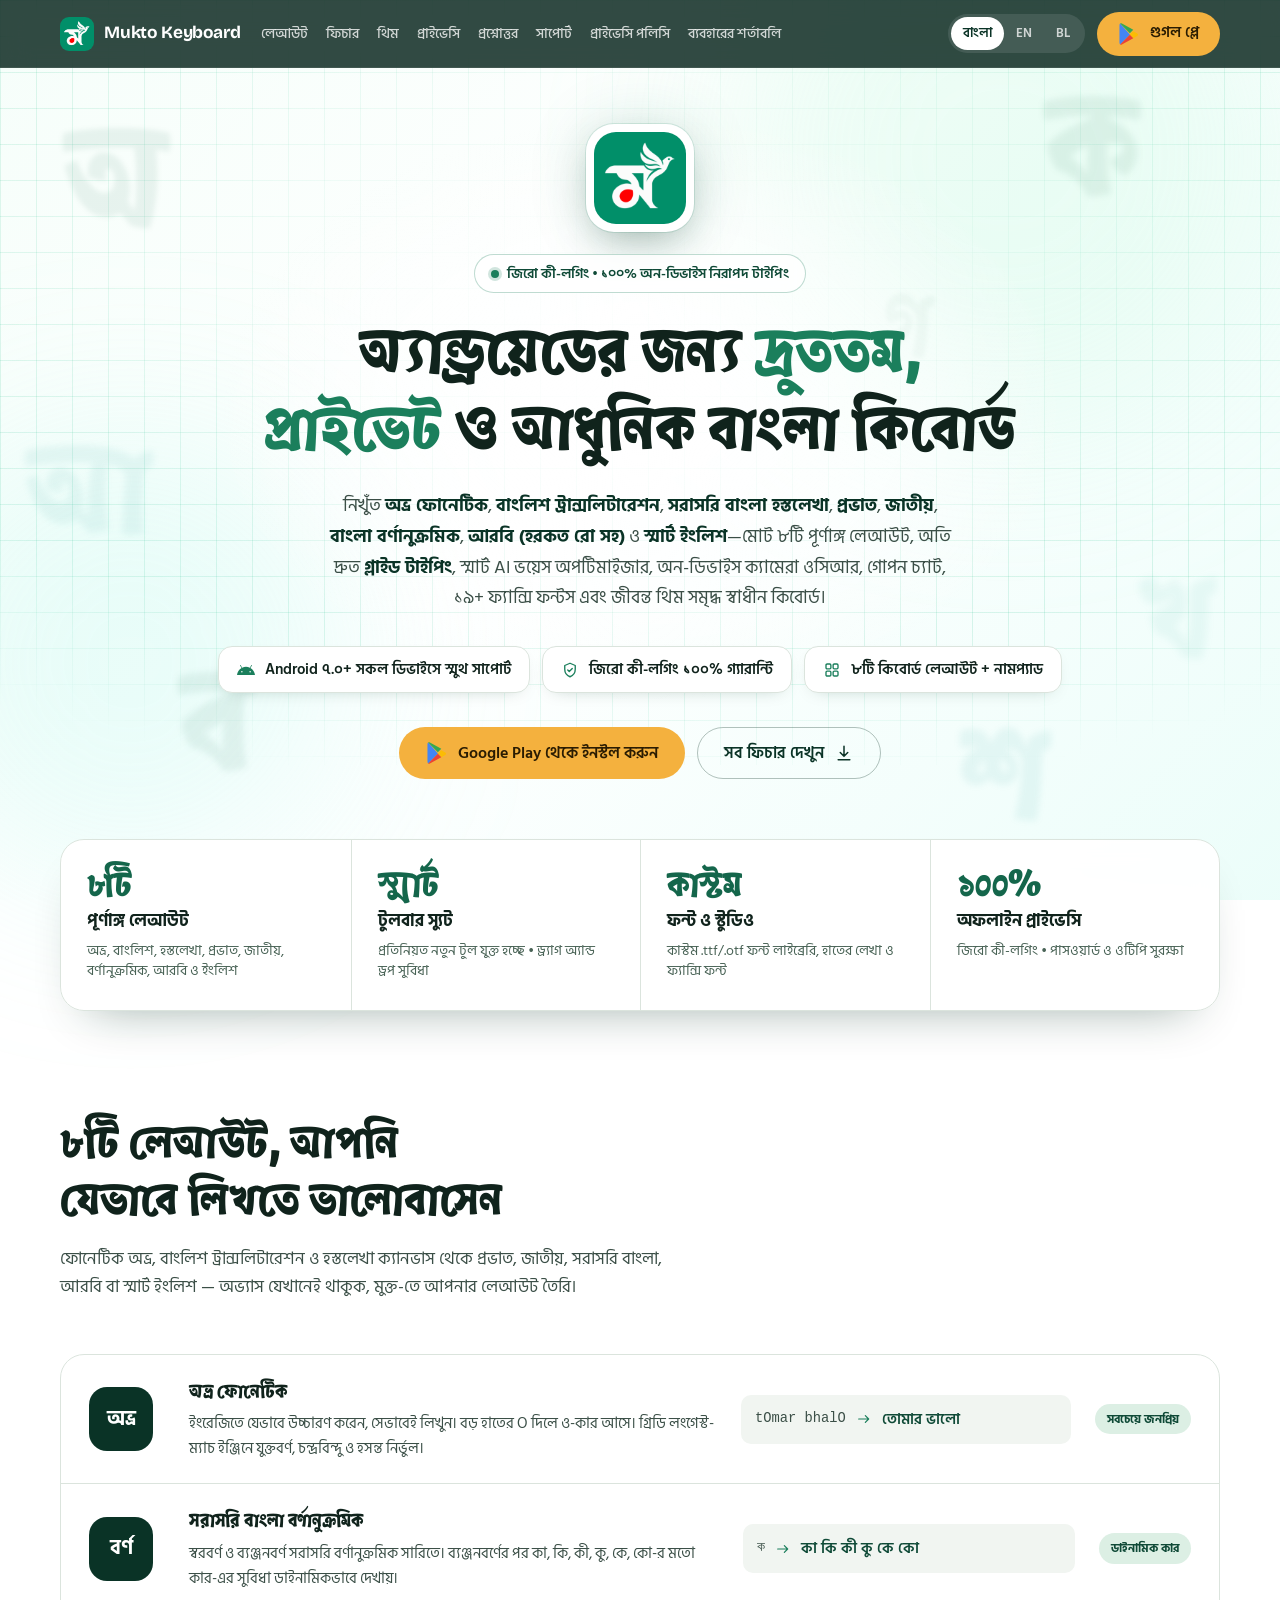
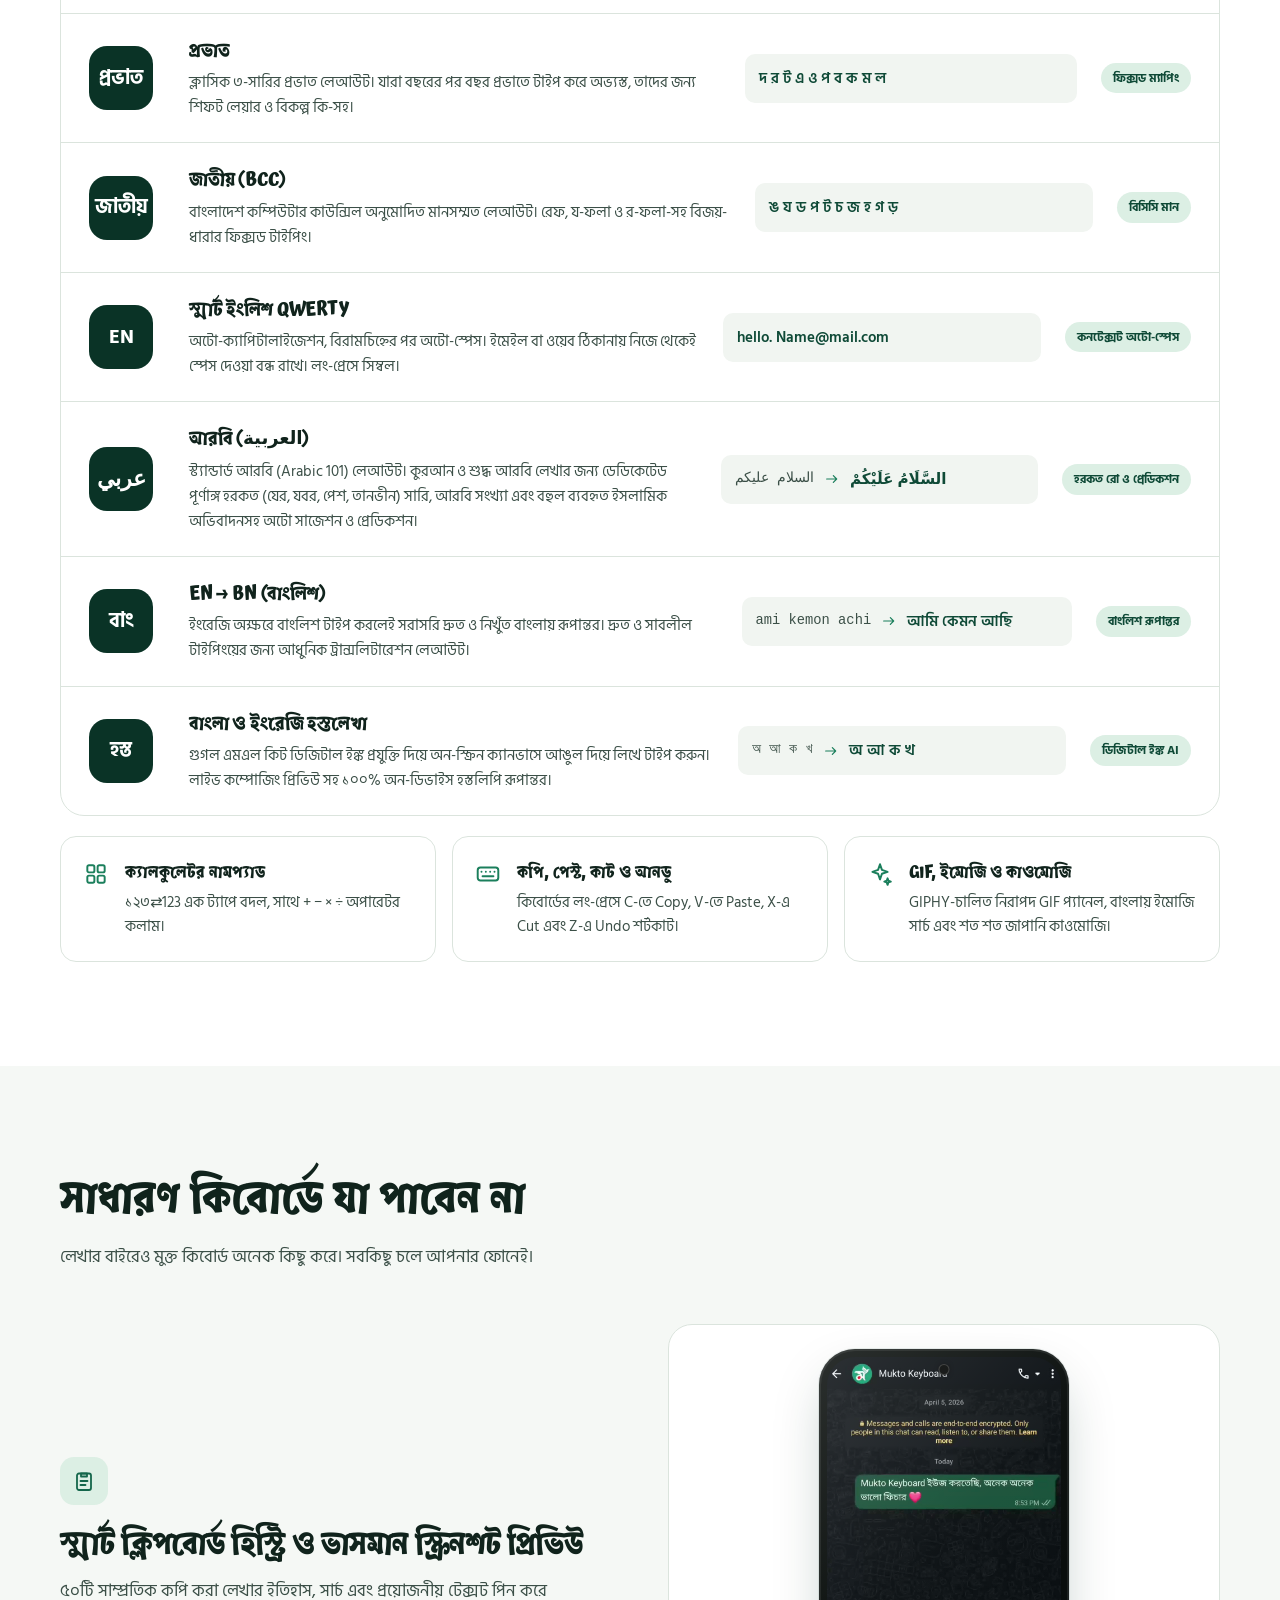
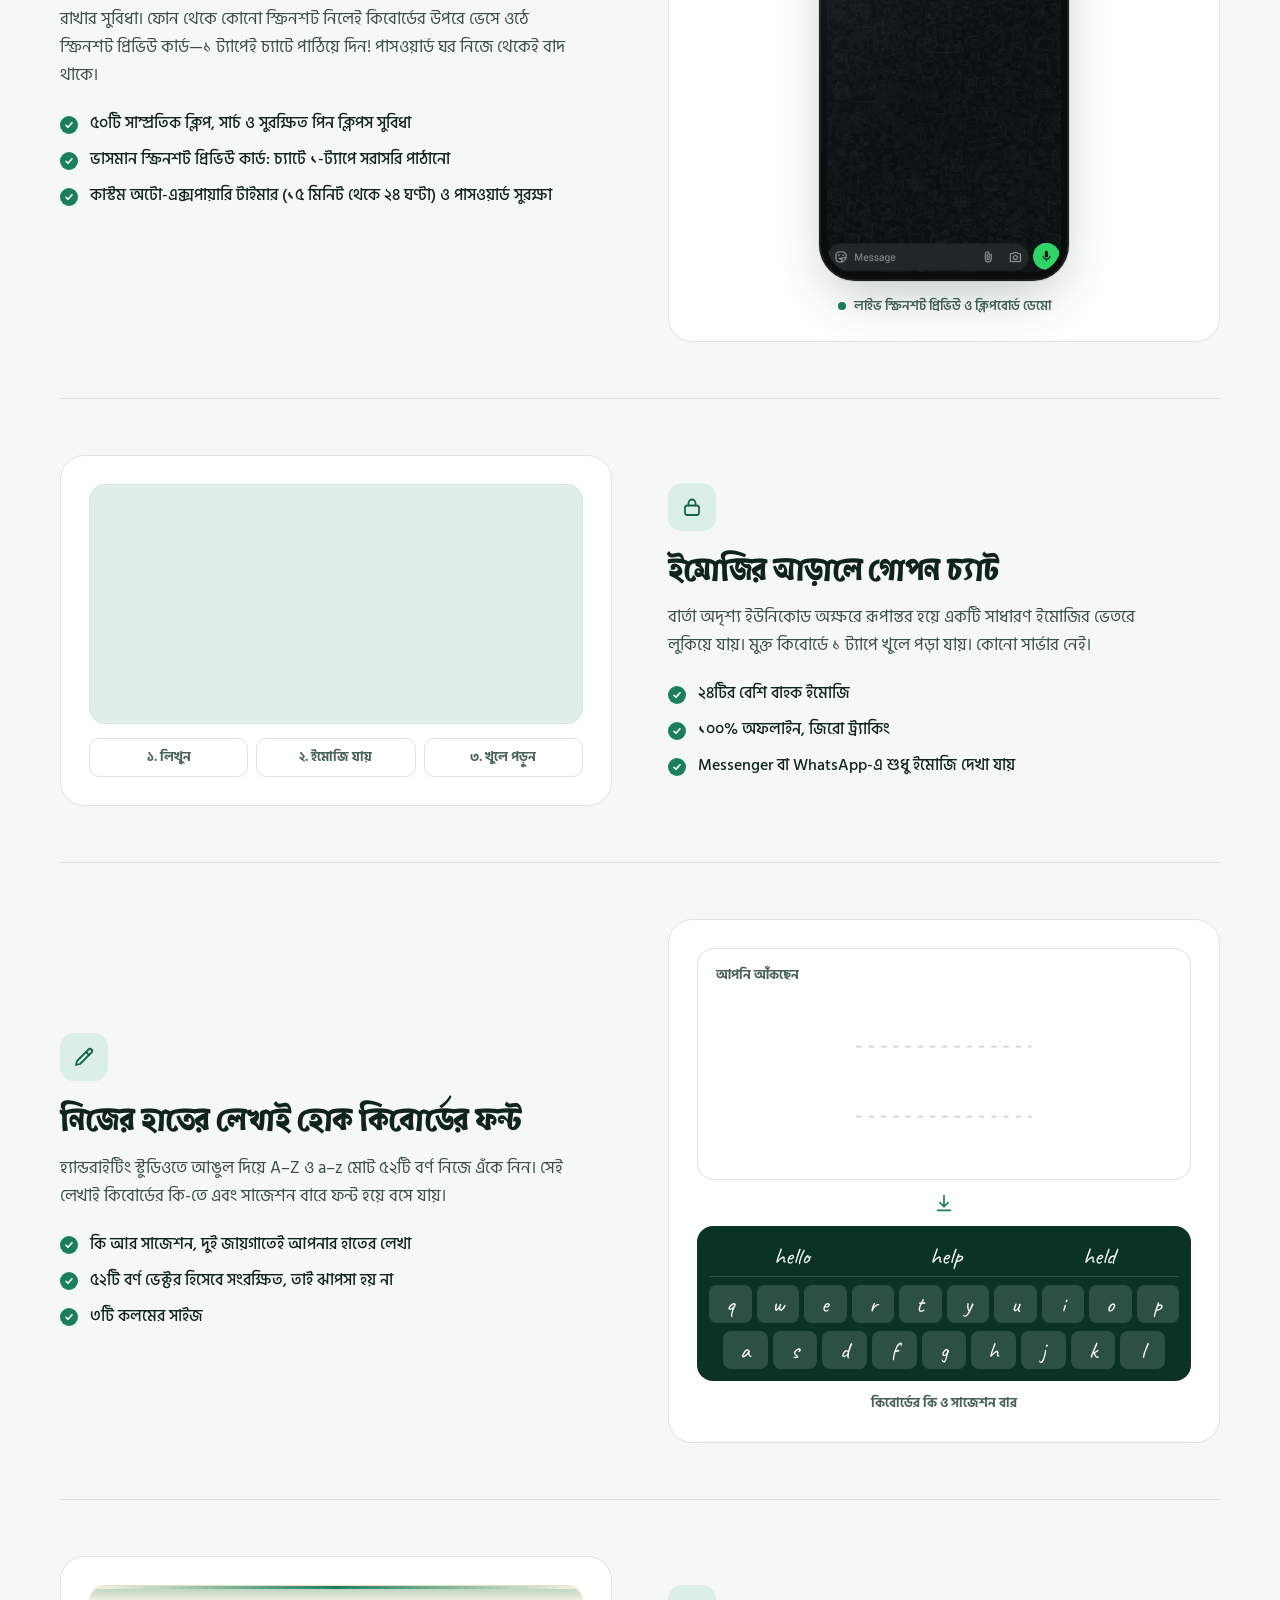
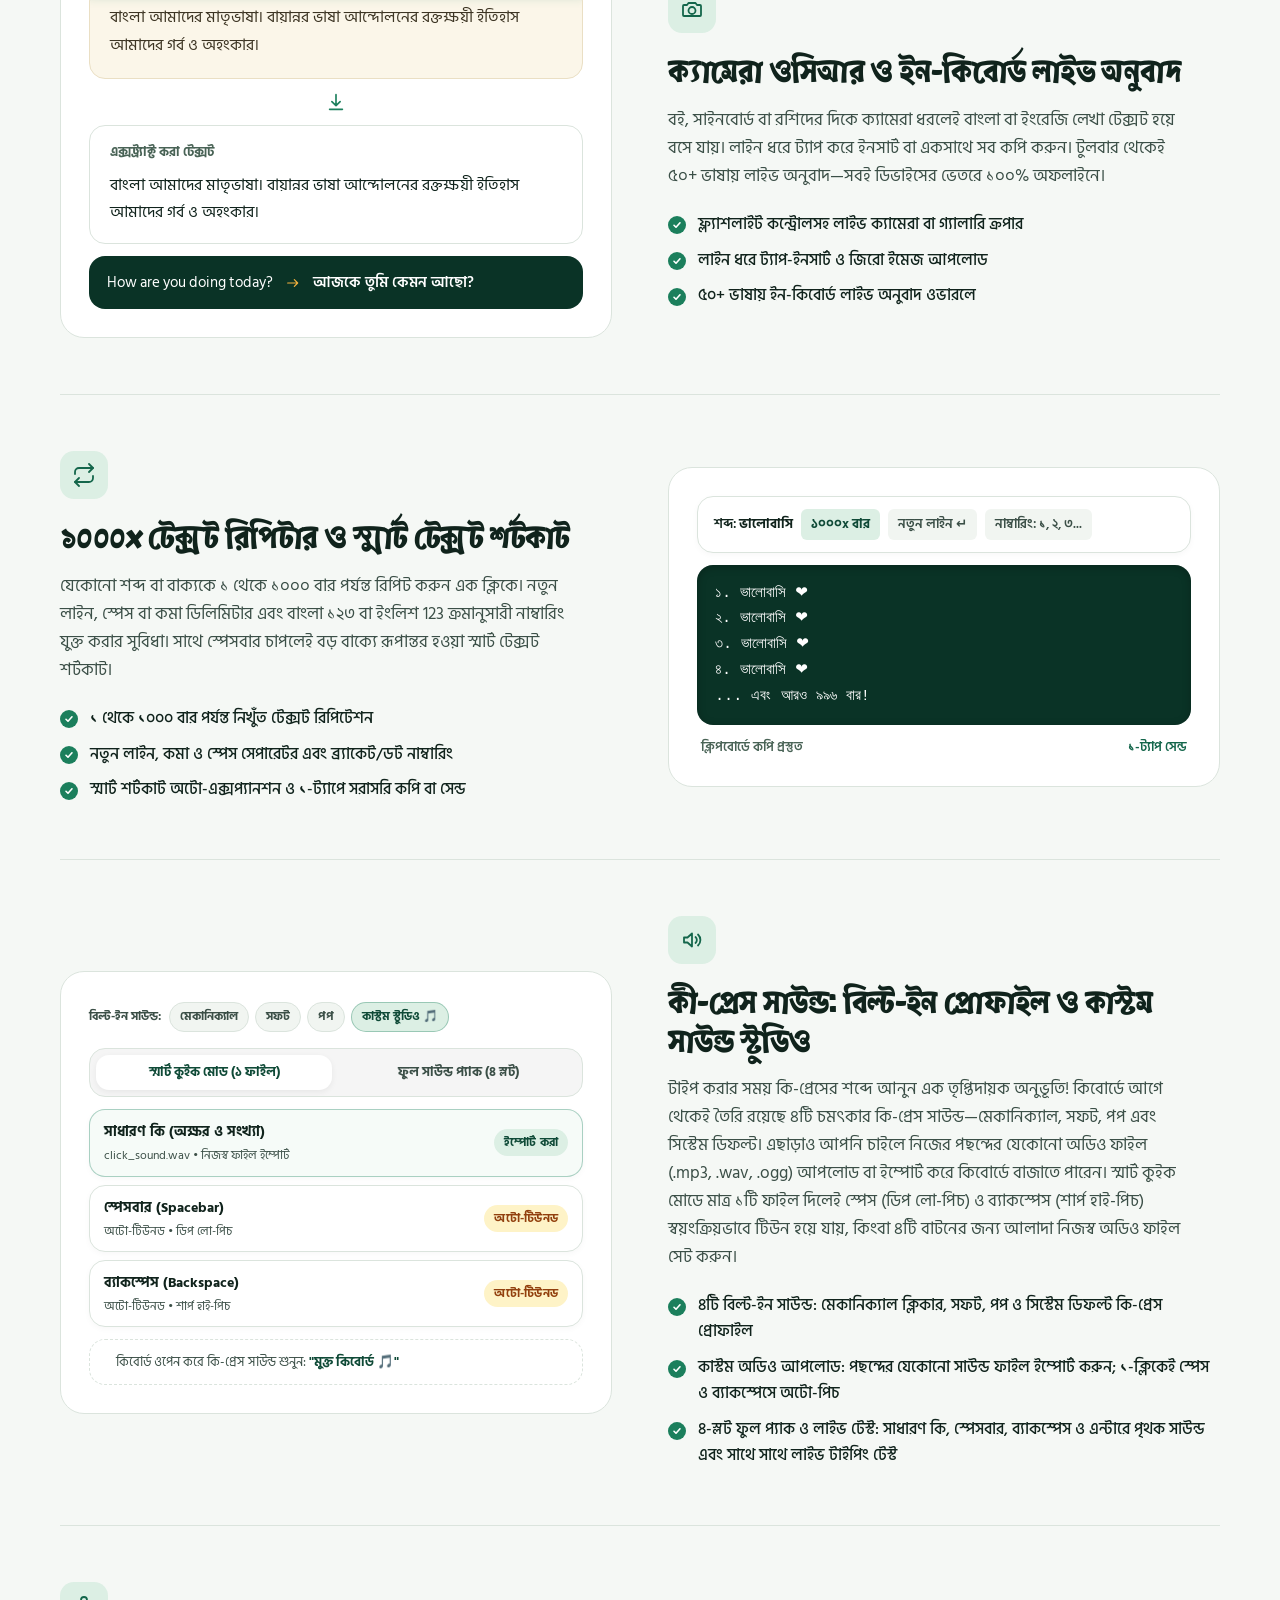
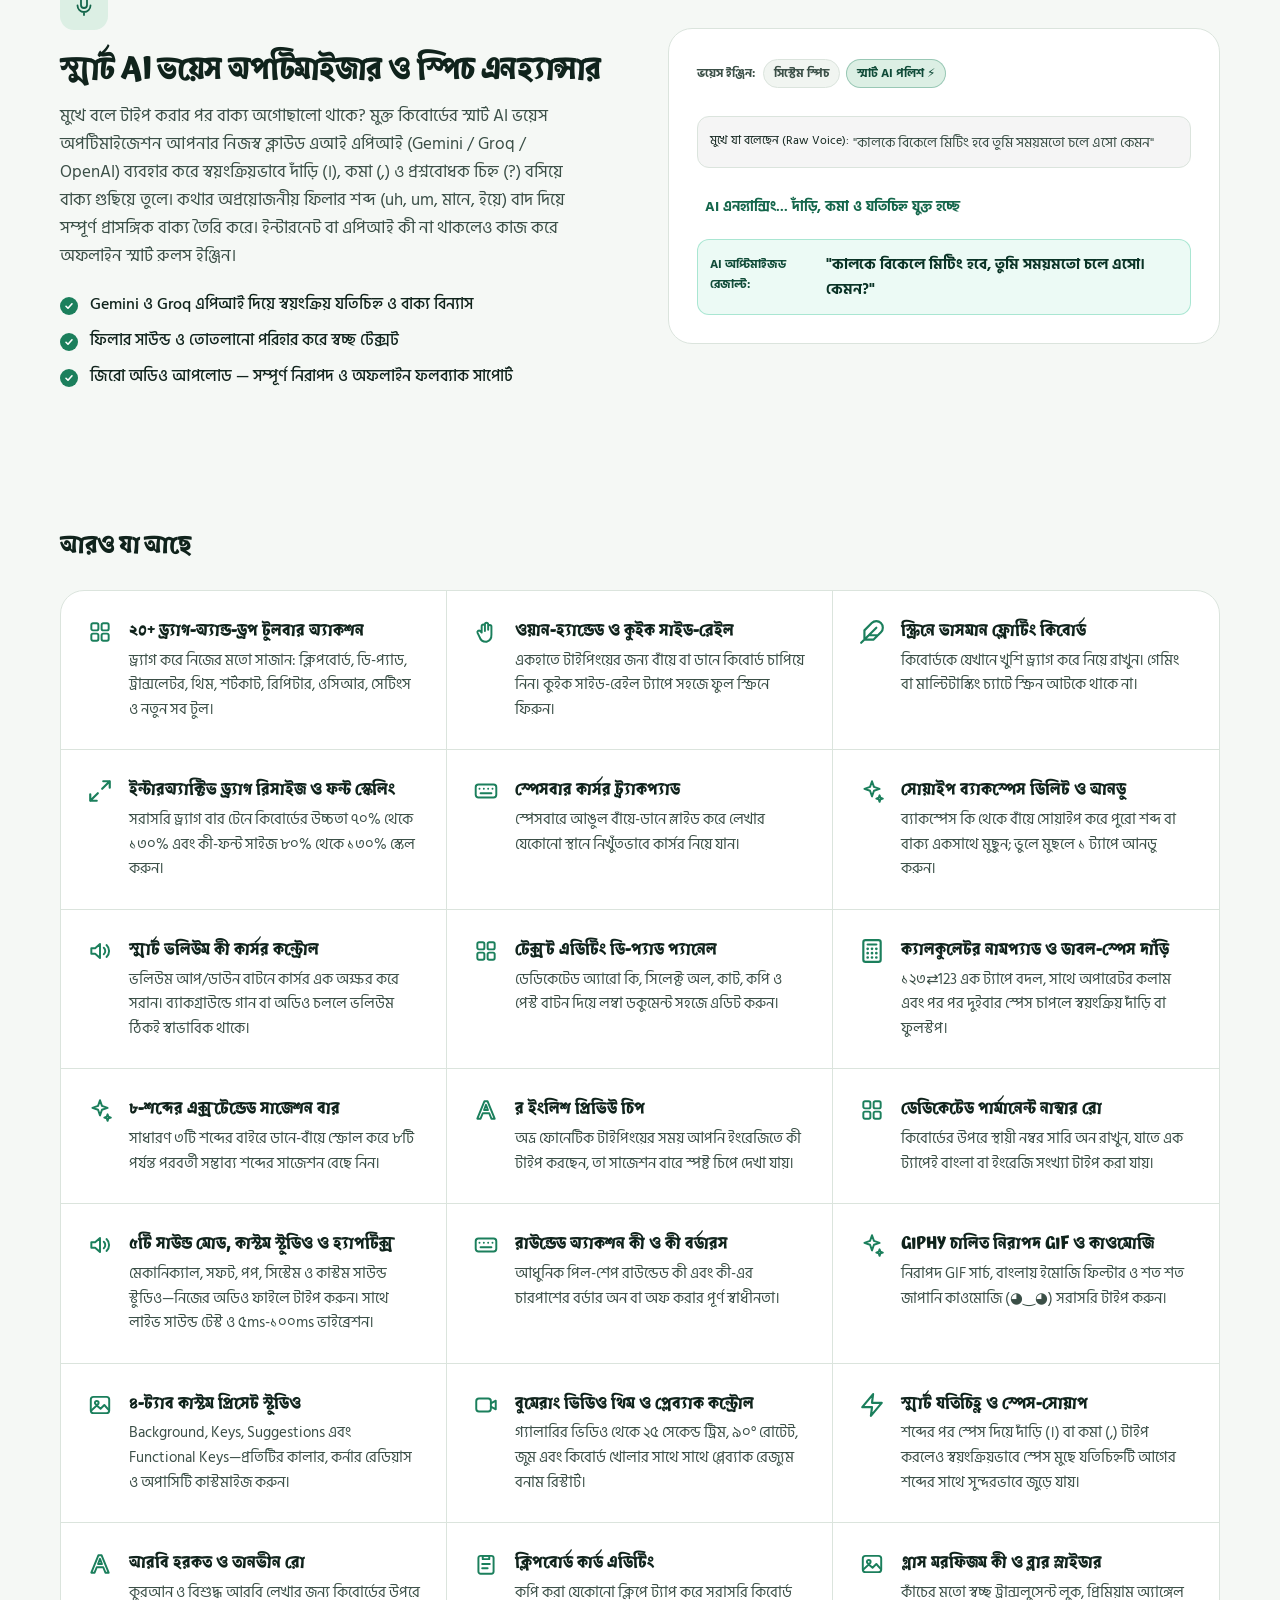
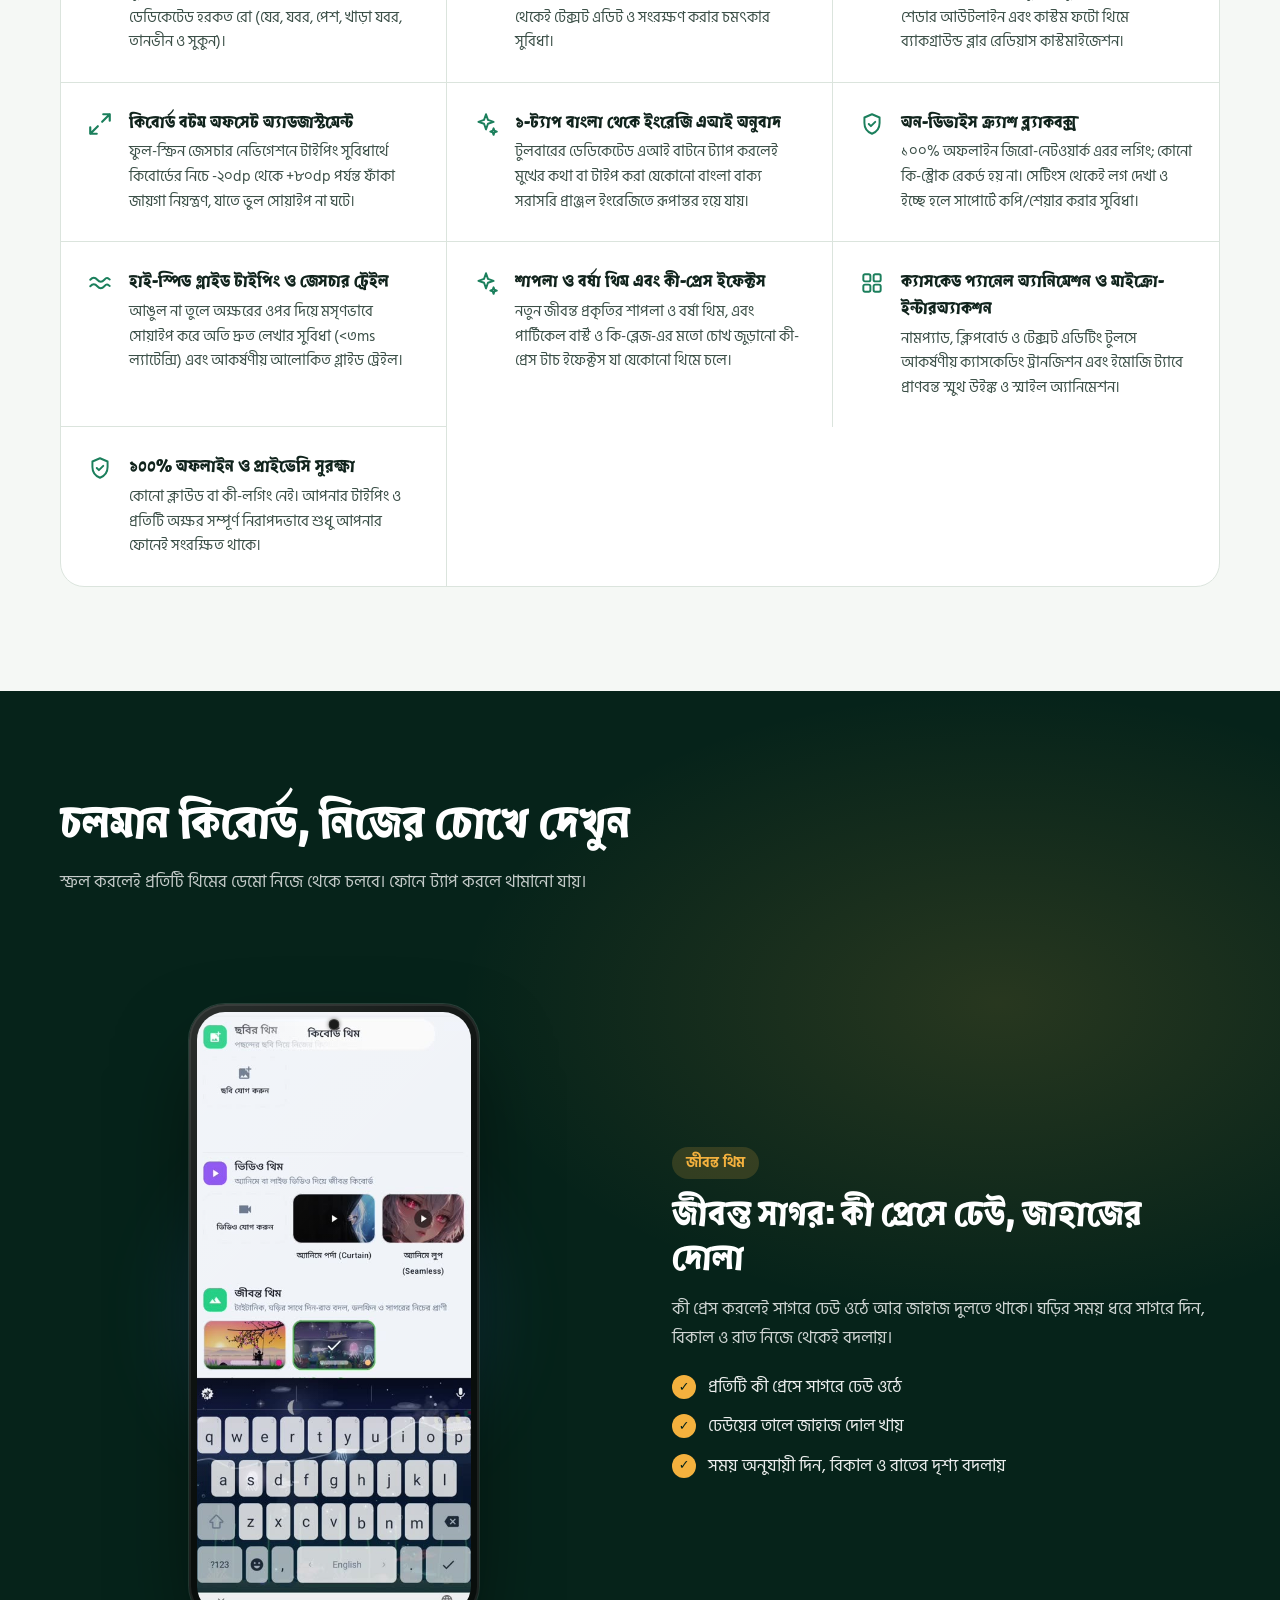
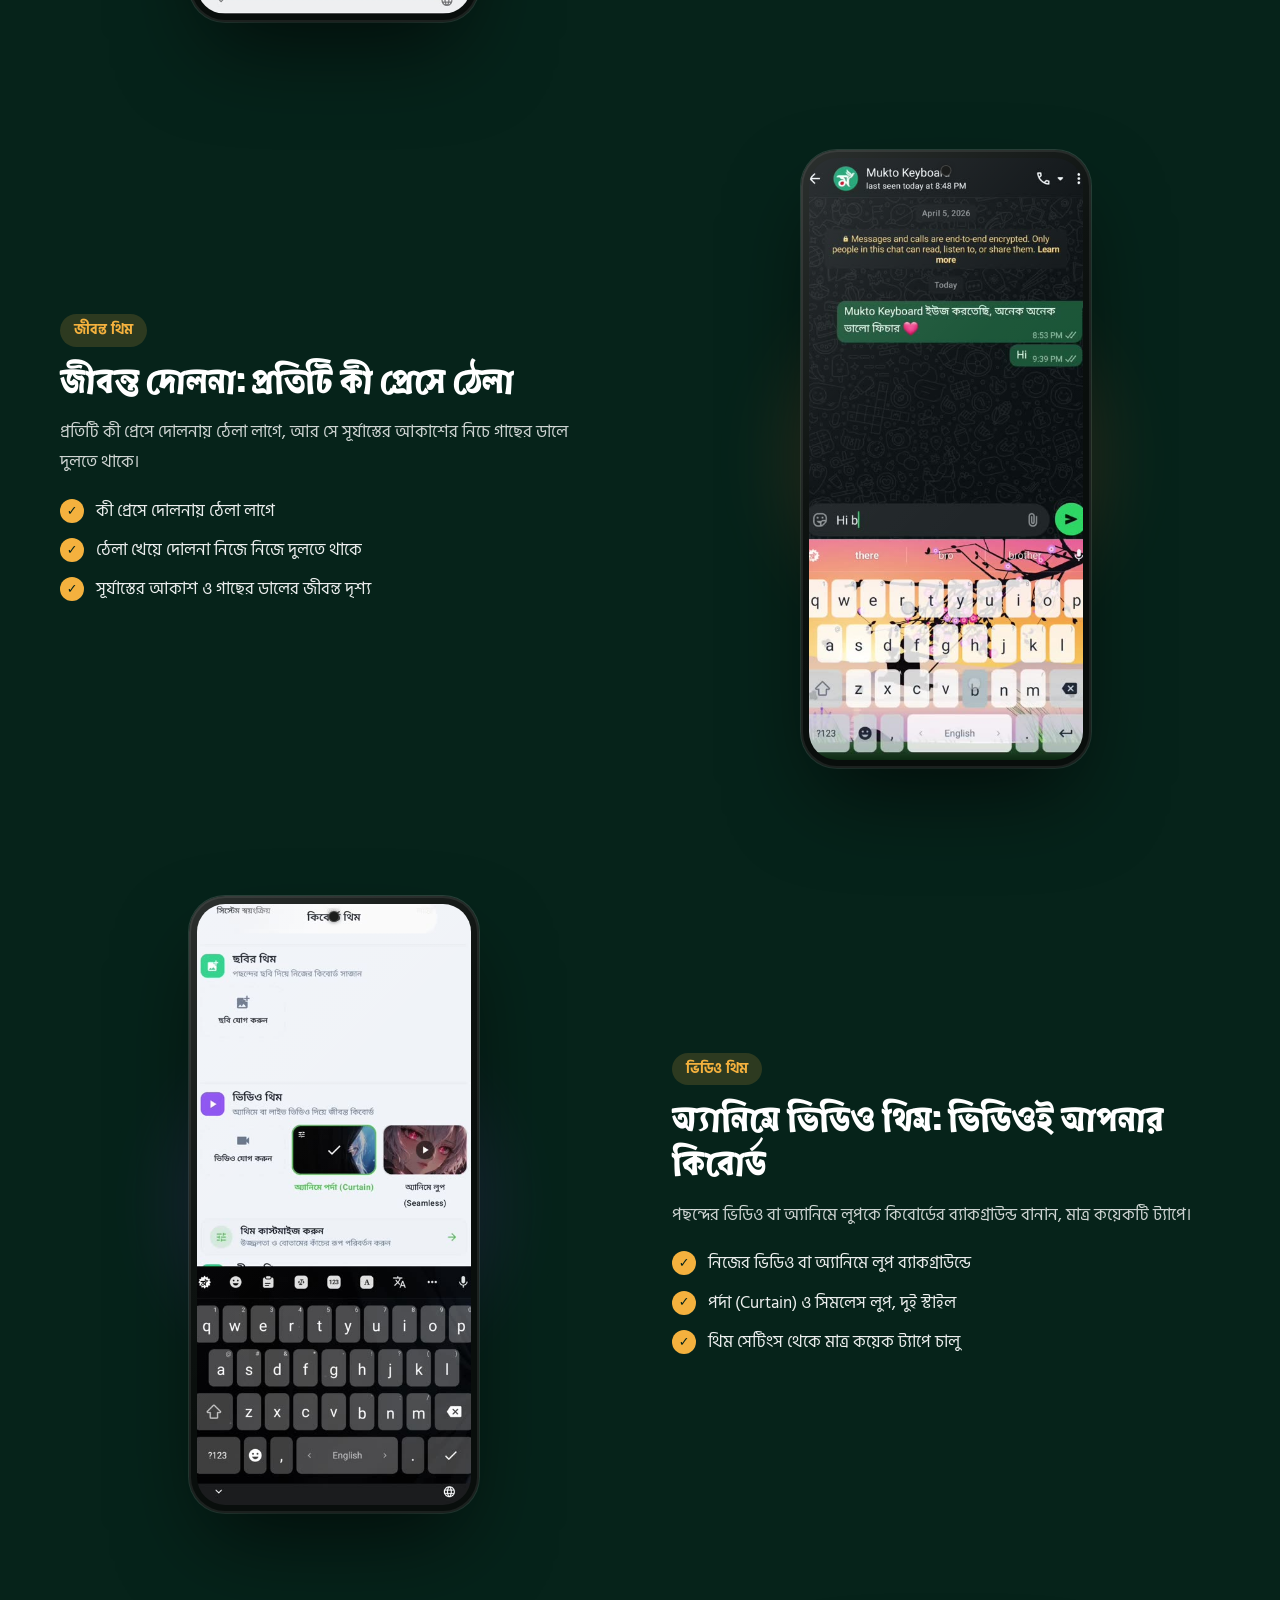
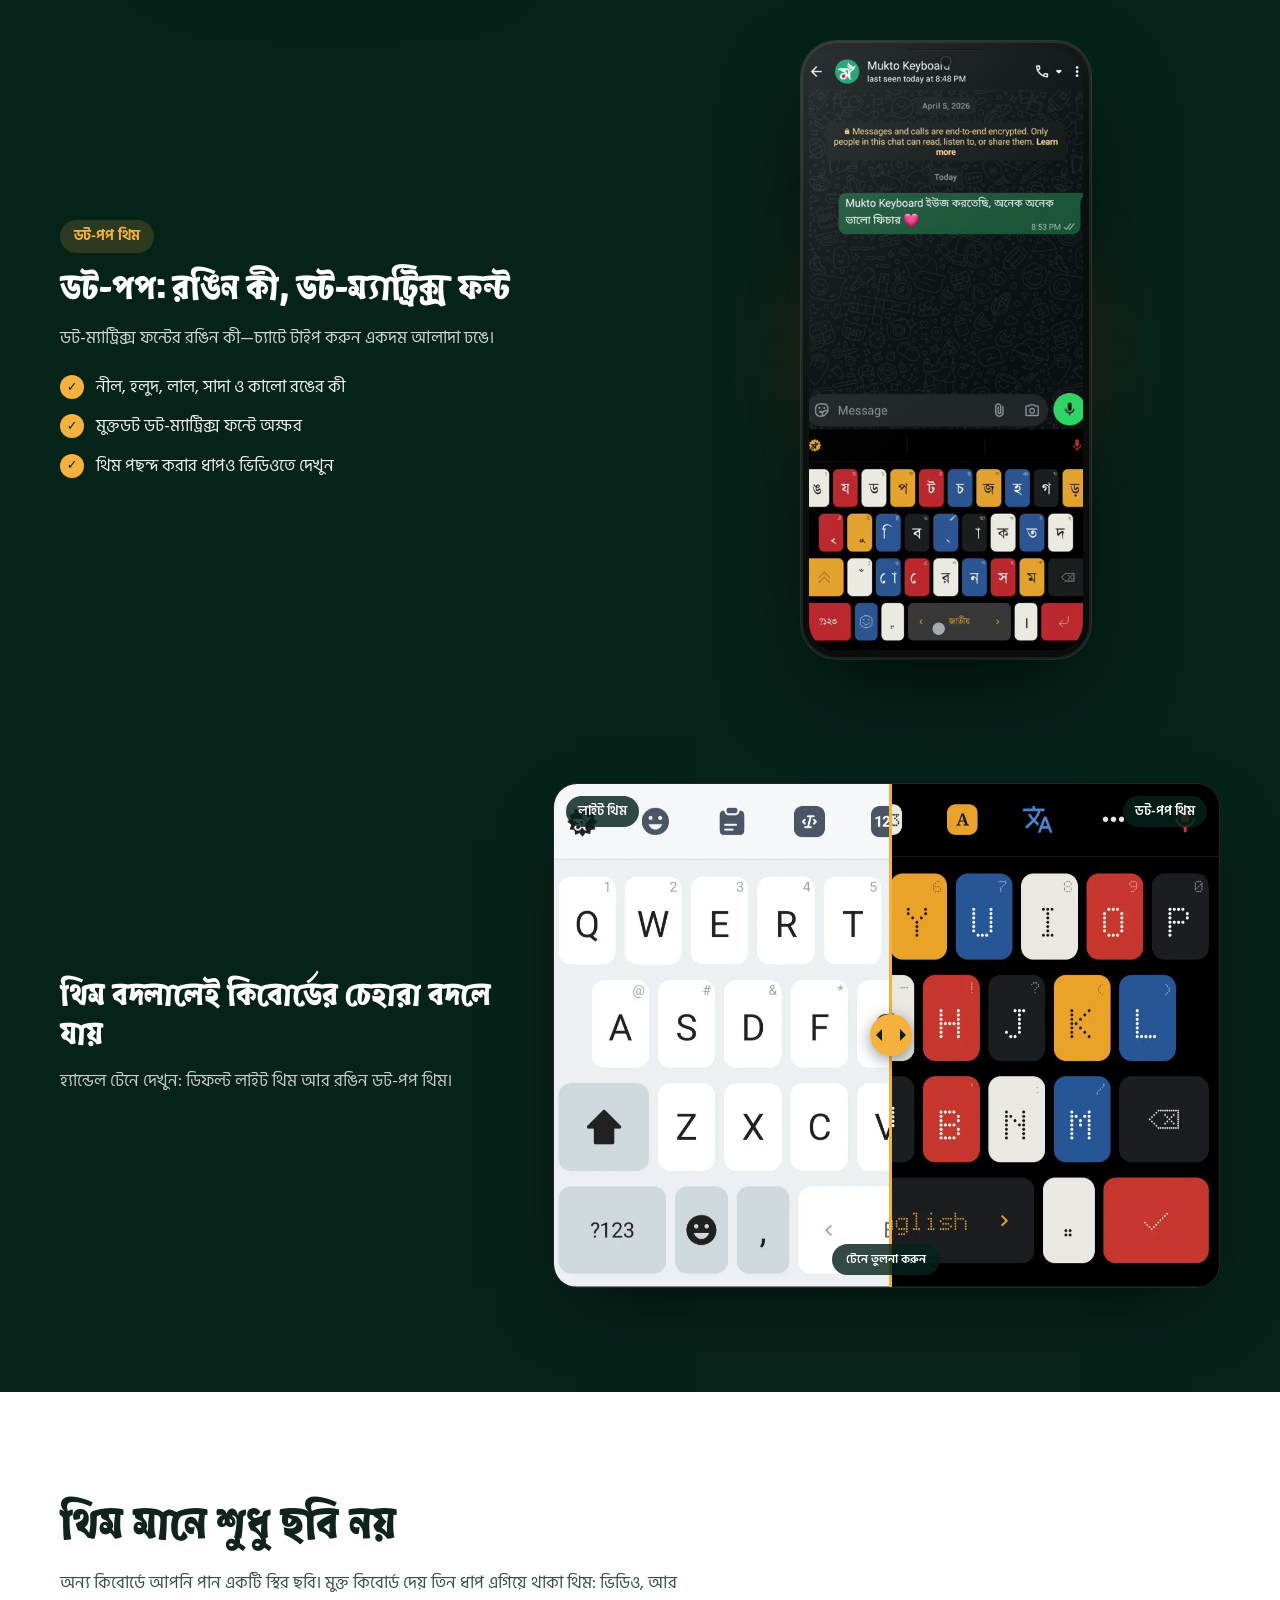
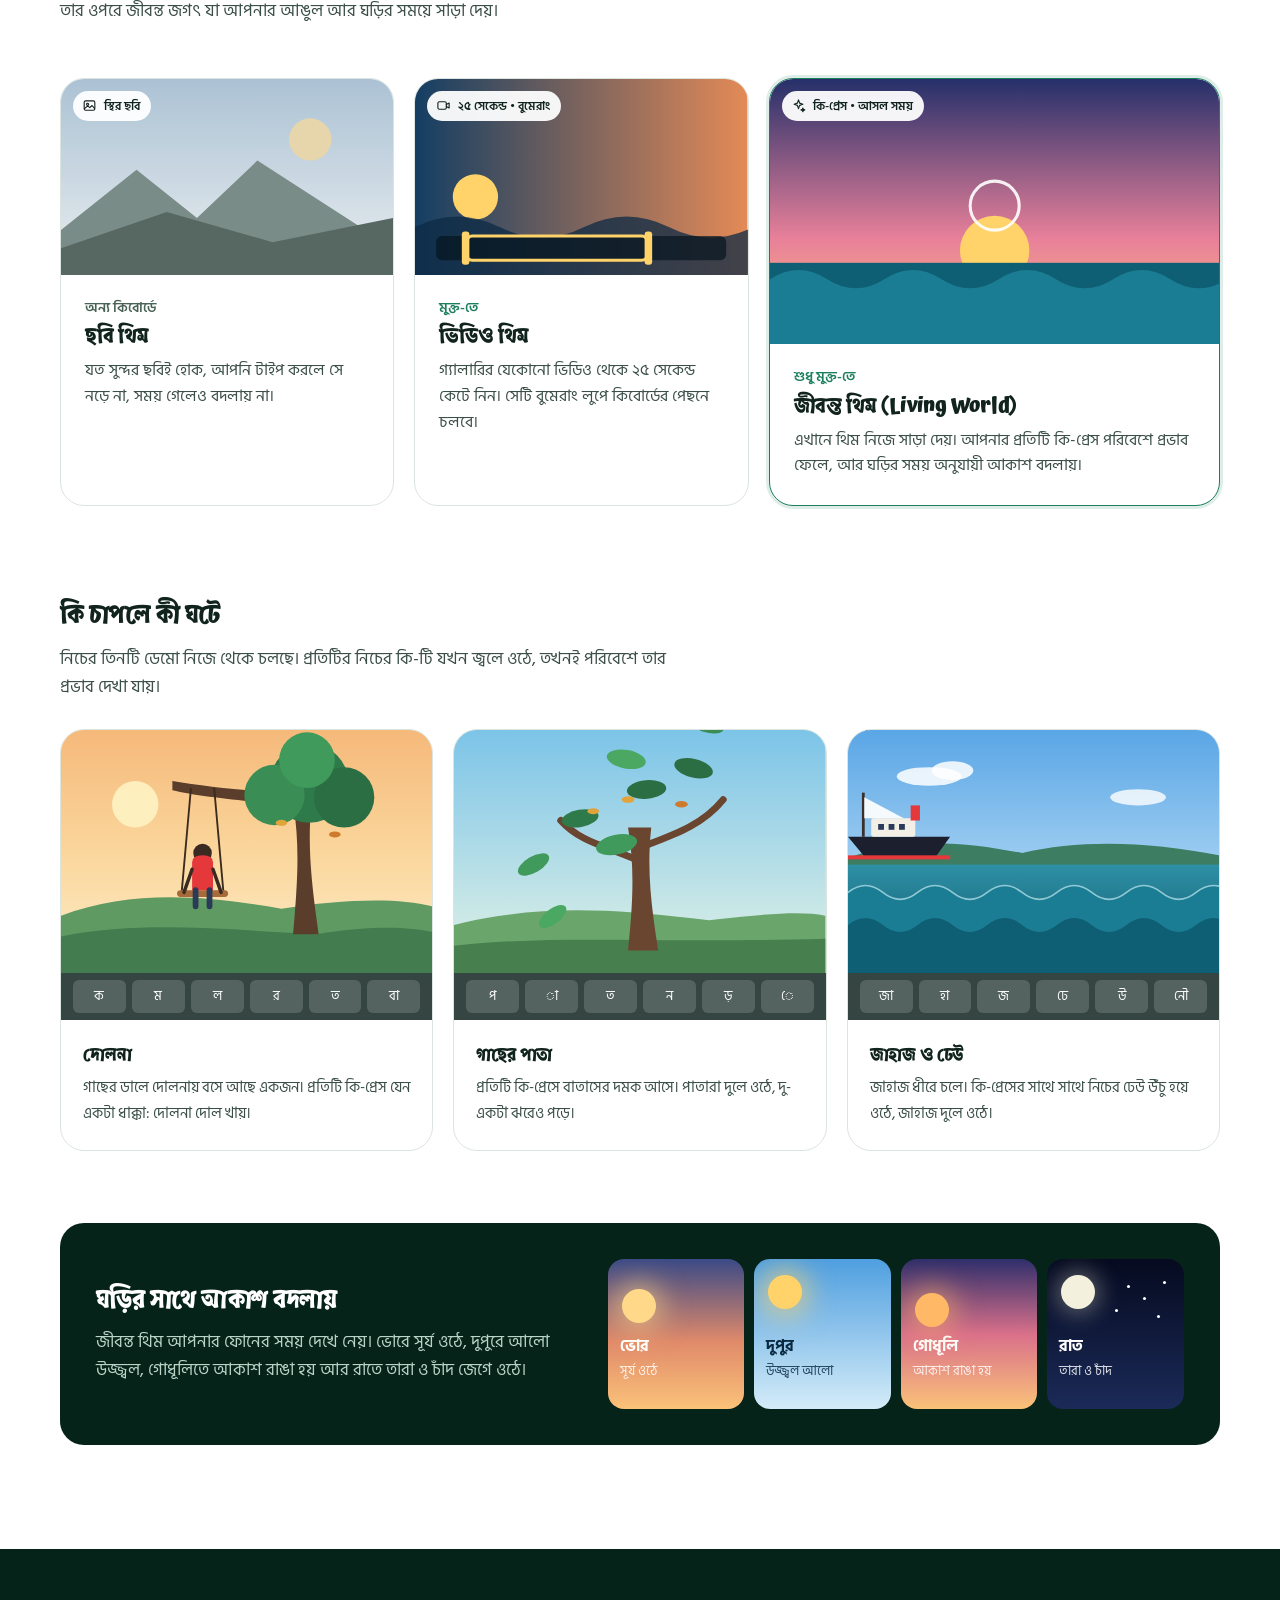
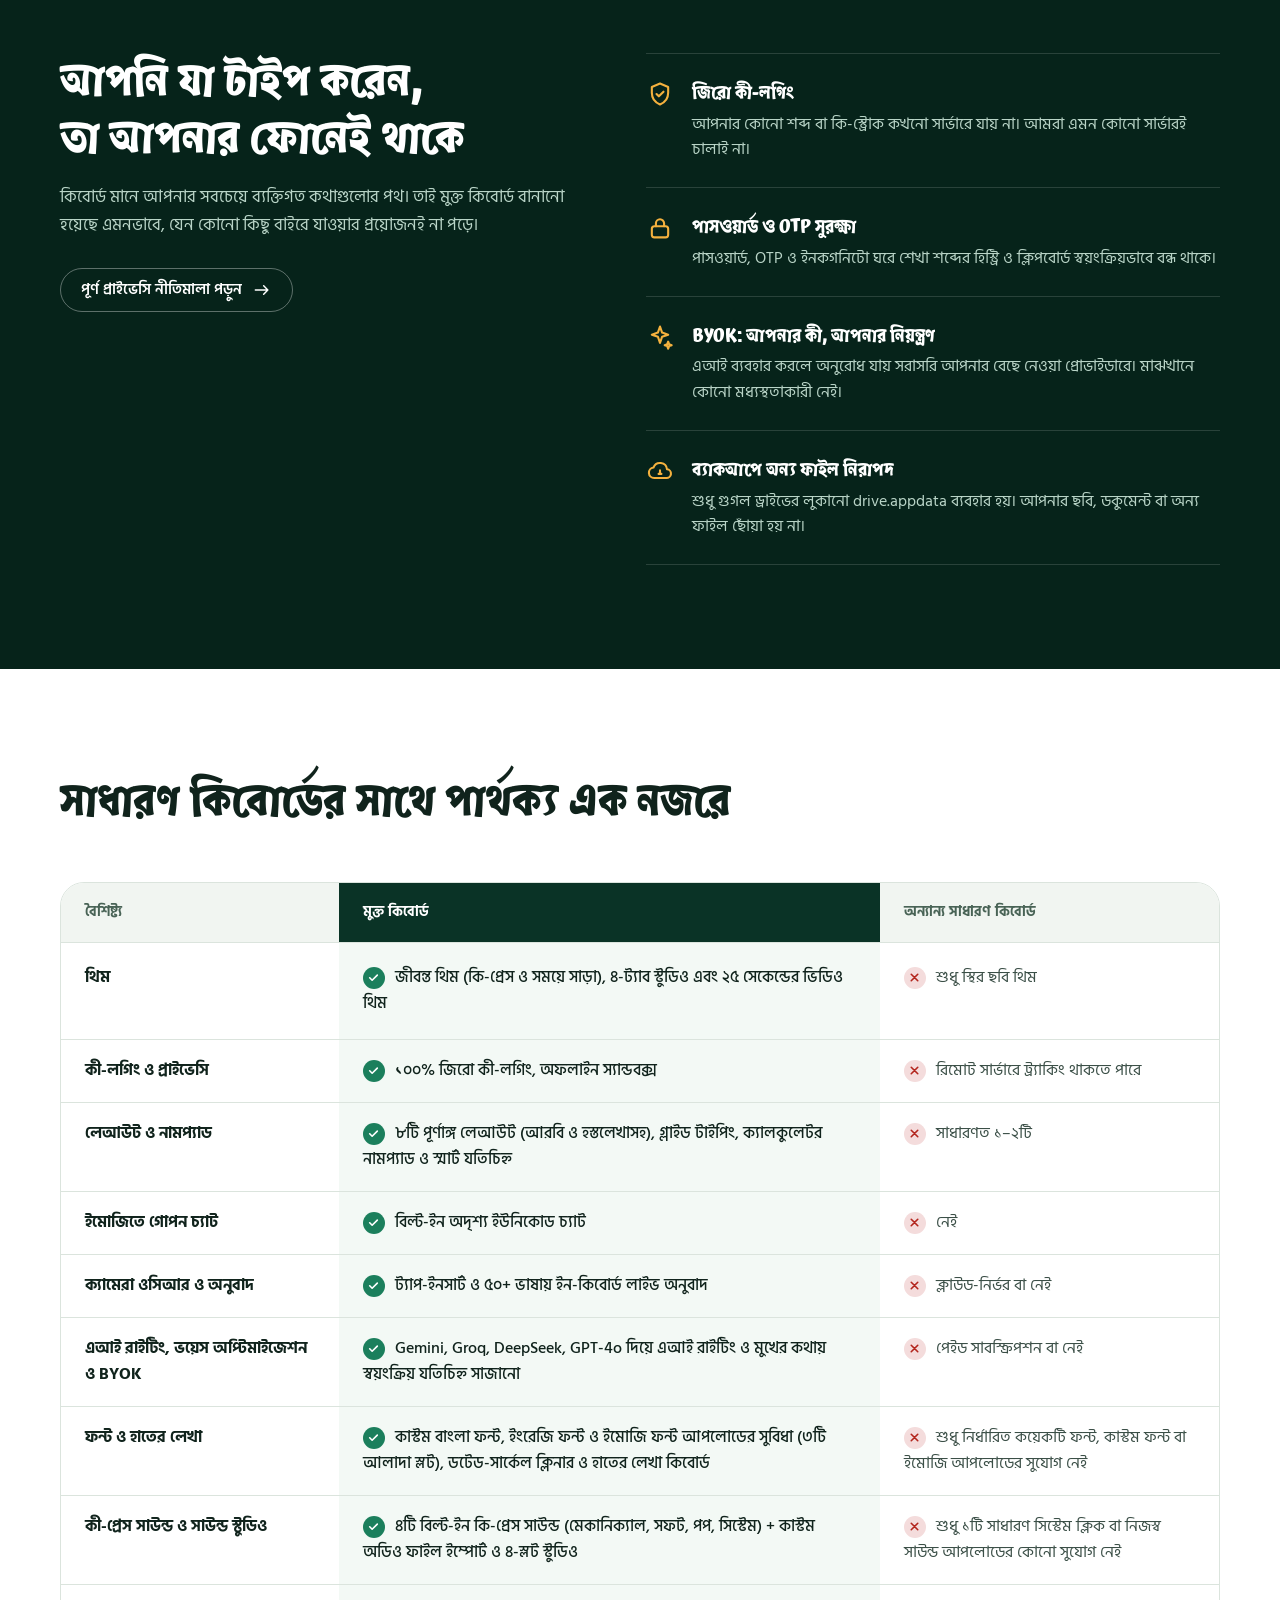
<file: index.html>
<!DOCTYPE html>
<html lang="bn" data-lang="bn">

<head>
    <meta charset="UTF-8" />
    <meta name="viewport" content="width=device-width, initial-scale=1.0" />
    <title>Mukto Keyboard (মুক্ত কিবোর্ড) — অফিশিয়াল মুক্ত অ্যাপ (Mukto App / Mukto BD)</title>
    <meta name="description"
        content="মুক্ত কিবোর্ড — অ্যান্ড্রয়েডের জন্য অফিশিয়াল মুক্ত অ্যাপ (Mukto App / Mukto BD)। জিরো কী-লগিং, নিখুঁত অভ্র ফোনেটিক, বাংলিশ, বাংলা হস্তলেখা ও আরবিসহ ৮টি লেআউট, দ্রুততম গ্লাইড টাইপিং, স্মার্ট AI ভয়েস অপ্টিমাইজার, অন-ডিভাইস ক্যামেরা ওসিআর ও জীবন্ত থিম সমৃদ্ধ স্বাধীন কিবোর্ড।" />
    <meta name="keywords"
        content="Mukto App, মুক্ত অ্যাপ, Mukto BD, মুক্ত বিডি, mukto.bd, Mukto, মুক্ত, Mukto Keyboard, মুক্ত কিবোর্ড, Bangla Keyboard, Arabic Keyboard Android, হরকত কিবোর্ড, Arabic 101, Glide Typing, গ্লাইড টাইপিং, Bengali Handwriting, বাংলা হস্তলেখা, Digital Ink, Banglish Transliteration, Voice AI Optimizer, Avro Keyboard Android, Living World theme, video theme keyboard, Probhat, Jatiya, Offline OCR Keyboard, Zero Keylogging" />
    <meta name="author" content="Md Mobassher Ahmed Sowrov — JS Organization" />
    <meta name="robots" content="index, follow, max-snippet:-1, max-image-preview:large" />
    <meta name="theme-color" content="#0a3326" />
    <link rel="canonical" href="https://mukto.bd/" />

    <meta property="og:type" content="website" />
    <meta property="og:site_name" content="Mukto Keyboard" />
    <meta property="og:locale" content="bn_BD" />
    <meta property="og:locale:alternate" content="en_US" />
    <meta property="og:title" content="Mukto Keyboard (মুক্ত কিবোর্ড) — দ্রুততম ও ১০০% প্রাইভেট বাংলা ও আরবি কিবোর্ড" />
    <meta property="og:description"
        content="নিখুঁত অভ্র ফোনেটিক, বাংলিশ, বাংলা হস্তলেখা ও আরবিসহ ৮টি পূর্ণাঙ্গ লেআউট, অতি দ্রুত গ্লাইড টাইপিং, স্মার্ট AI ভয়েস অপ্টিমাইজার, ক্যামেরা ওসিআর ও জিরো কী-লগিং — ১০০% প্রাইভেট।" />
    <meta property="og:url" content="https://mukto.bd/" />
    <meta property="og:image" content="https://mukto.bd/assets/logo.png" />
    <meta property="og:image:type" content="image/png" />
    <meta property="og:image:width" content="512" />
    <meta property="og:image:height" content="512" />
    <meta property="og:image:alt" content="Mukto Keyboard Logo — মুক্ত কিবোর্ড" />
    <meta name="twitter:card" content="summary_large_image" />
    <meta name="twitter:title" content="Mukto Keyboard (মুক্ত কিবোর্ড)" />
    <meta name="twitter:description"
        content="The fast, smart and 100% private keyboard for Android: Avro phonetic, Banglish transliteration, on-screen Handwriting, 8 layouts with Arabic, Glide typing, Voice AI Optimizer, on-device OCR, and Living World themes." />
    <meta name="twitter:image" content="https://mukto.bd/assets/logo.png" />
    <meta name="twitter:image:alt" content="Mukto Keyboard Logo — মুক্ত কিবোর্ড" />

    <link rel="icon" type="image/png" href="assets/logo.png" />
    <link rel="apple-touch-icon" href="assets/logo.png" />
    <link rel="manifest" href="manifest.json" />
    <link rel="preconnect" href="https://fonts.googleapis.com" />
    <link rel="preconnect" href="https://fonts.gstatic.com" crossorigin />
    <link
        href="https://fonts.googleapis.com/css2?family=Atma:wght@300;400;500;600;700&amp;family=Bricolage+Grotesque:opsz,wght@12..96,400..800&amp;family=Hind+Siliguri:wght@400;500;600;700&amp;family=Caveat:wght@600&amp;display=swap"
        rel="stylesheet" />
    <link rel="stylesheet" href="style.css?v=20261107v4" />

    <script type="application/json" id="page-meta">
    {
      "bn": { "title": "Mukto Keyboard (মুক্ত কিবোর্ড) — অফিশিয়াল মুক্ত অ্যাপ (Mukto App / Mukto BD)",
              "description": "মুক্ত কিবোর্ড — অ্যান্ড্রয়েডের জন্য অফিশিয়াল মুক্ত অ্যাপ (Mukto App / Mukto BD)। জিরো কী-লগিং, নিখুঁত অভ্র ফোনেটিক, বাংলিশ, বাংলা হস্তলেখা ও আরবিসহ ৮টি লেআউট, দ্রুততম গ্লাইড টাইপিং, স্মার্ট AI ভয়েস অপ্টিমাইজার, অন-ডিভাইস ক্যামেরা ওসিআর ও জীবন্ত থিম সমৃদ্ধ স্বাধীন কিবোর্ড।" },
      "en": { "title": "Mukto Keyboard (Mukto App) — Fast, Smart & 100% Private Keyboard | mukto.bd",
              "description": "Official Mukto App (Mukto BD / mukto.bd) for Android: Avro phonetic, Banglish transliteration, Handwriting canvas, 8 full layouts with Arabic, Glide typing, Smart AI Voice Optimizer, on-device Camera OCR, and Living World themes. Zero keylogging." },
      "bl": { "title": "Mukto Keyboard (Mukto App / Mukto BD) — Fast, Smart o 100% Private Keyboard",
              "description": "Android-er jonno official Mukto App (Mukto BD / mukto.bd): Avro phonetic, Banglish, Handwriting, 8-ti layout (Arabic-shoho), Glide typing, Smart AI Voice Optimizer, on-device Camera OCR, ebong Living World theme. Zero keylogging." }
    }
    </script>

    <script type="application/ld+json">
    {
  "@context": "https://schema.org",
  "@graph": [
    {
      "@type": "SoftwareApplication",
      "name": "Mukto Keyboard",
      "alternateName": ["Mukto App", "মুক্ত অ্যাপ", "Mukto BD", "মুক্ত বিডি", "Mukto", "মুক্ত", "মুক্ত কিবোর্ড"],
      "applicationCategory": "UtilitiesApplication",
      "operatingSystem": "Android",
      "offers": {
        "@type": "Offer",
        "price": "0",
        "priceCurrency": "BDT"
      },
      "url": "https://mukto.bd/",
      "image": "https://mukto.bd/assets/logo.png",
      "description": "Private Bengali, Arabic and English Android keyboard with Living World themes that react to key presses and the time of day, video themes, Avro phonetic engine, dedicated Arabic layout with full Harakat, Voice AI optimizer, on-device OCR, BYOK AI writer and secret chat.",
      "author": {
        "@type": "Person",
        "name": "Md Mobassher Ahmed Sowrov"
      },
      "publisher": {
        "@type": "Organization",
        "name": "JS Organization",
        "email": "jsorganization.official@gmail.com",
        "sameAs": ["https://www.facebook.com/profile.php?id=61596055357784", "https://www.facebook.com/groups/1678428126970058", "https://youtube.com/channel/UCpMq9ITrRfIGK2dxVv5R_kw"],
        "contactPoint": {
          "@type": "ContactPoint",
          "contactType": "customer support",
          "email": "jsorganization.official@gmail.com",
          "url": "https://t.me/MuktoKeyboard",
          "availableLanguage": ["bn", "en"]
        }
      }
    },
    {
      "@type": "WebSite",
      "name": "Mukto BD",
      "alternateName": ["Mukto", "Mukto App", "মুক্ত", "মুক্ত অ্যাপ", "মুক্ত বিডি", "Mukto Keyboard", "মুক্ত কিবোর্ড"],
      "url": "https://mukto.bd/"
    },
    {
      "@type": "FAQPage",
      "mainEntity": [
        {
          "@type": "Question",
          "name": "অভ্র ফোনেটিক মোডে ও/ো-কার কীভাবে টাইপ করব?",
          "acceptedAnswer": {
            "@type": "Answer",
            "text": "বড় হাতের O চাপলে ও/ো-কার পাওয়া যায়। যেমন: tOmar লিখলে 'তোমার', sOnar লিখলে 'সোনার', bhalO লিখলে 'ভালো'।"
          }
        },
        {
          "@type": "Question",
          "name": "মুক্ত কিবোর্ড কি ব্যবহারকারীর ব্যক্তিগত টাইপিং বা পাসওয়ার্ড ট্র্যাক করে?",
          "acceptedAnswer": {
            "@type": "Answer",
            "text": "না, মুক্ত কিবোর্ড জিরো কী-লগিং নীতিতে চলে। পাসওয়ার্ড, ওটিপি ও ক্রেডিট কার্ডের ঘরে শেখা শব্দের হিস্ট্রি স্বয়ংক্রিয়ভাবে বন্ধ থাকে এবং কোনো কি-স্ট্রোক সার্ভারে যায় না।"
          }
        },
        {
          "@type": "Question",
          "name": "ক্যামেরা ওসিআর (OCR) কি ইন্টারনেট ছাড়া অফলাইনে চলে?",
          "acceptedAnswer": {
            "@type": "Answer",
            "text": "হ্যাঁ, ক্যামেরা ওসিআর ও ইন-কিবোর্ড অনুবাদক সম্পূর্ণ অন-ডিভাইসে চলে। ছবি বা টেক্সট আপলোড হয় না।"
          }
        },
        {
          "@type": "Question",
          "name": "জীবন্ত থিম (Living World) কী, আর ভিডিও থিম থেকে আলাদা কোথায়?",
          "acceptedAnswer": {
            "@type": "Answer",
            "text": "ভিডিও থিম আপনার বেছে নেওয়া একটি ক্লিপ ঘুরিয়ে চালায়। জীবন্ত থিম সাড়া দেয়: কি-প্রেসে দোলনা দোলে, পাতা নড়ে, জাহাজের নিচে ঢেউ ওঠে, আর ঘড়ির সময় অনুযায়ী দিন-রাত বদলায়।"
          }
        }
      ]
    }
  ]
}
    </script>
</head>

<body class="lang-bn">

    <div class="bg-grid-pattern" aria-hidden="true"></div>

    <div class="glyphs-layer" aria-hidden="true">
        <span class="glyph glyph-1 float-glyph-1">অ</span>
        <span class="glyph glyph-2 float-glyph-2">আ</span>
        <span class="glyph glyph-3 float-glyph-3">ক</span>
        <span class="glyph glyph-4 float-glyph-1">খ</span>
        <span class="glyph glyph-5 float-glyph-4">গ</span>
        <span class="glyph glyph-6 float-glyph-2">ব</span>
        <span class="glyph glyph-7 float-glyph-3">শ</span>
    </div>

    <div class="ambient-glow-1" aria-hidden="true"></div>
    <div class="ambient-glow-2" aria-hidden="true"></div>

    <svg width="0" height="0" style="position:absolute" aria-hidden="true" focusable="false">
        <defs>
            <symbol id="i-shield" viewBox="0 0 24 24">
                <path d="M12 3l7 3v5c0 4.6-3 8.4-7 10-4-1.6-7-5.4-7-10V6l7-3z" />
                <path d="M9 12l2 2 4-4" />
            </symbol>
            <symbol id="i-keyboard" viewBox="0 0 24 24">
                <rect x="2.5" y="6" width="19" height="12" rx="2.5" />
                <path d="M6 10h.01M10 10h.01M14 10h.01M18 10h.01M7 14h10" />
            </symbol>
            <symbol id="i-camera" viewBox="0 0 24 24">
                <path d="M4 8h3l1.5-2h7L17 8h3a1 1 0 011 1v9a1 1 0 01-1 1H4a1 1 0 01-1-1V9a1 1 0 011-1z" />
                <circle cx="12" cy="13.5" r="3.5" />
            </symbol>
            <symbol id="i-spark" viewBox="0 0 24 24">
                <path d="M12 3l1.8 5.2L19 10l-5.2 1.8L12 17l-1.8-5.2L5 10l5.2-1.8L12 3z" />
                <path d="M19 16l.8 2.2L22 19l-2.2.8L19 22l-.8-2.2L16 19l2.2-.8L19 16z" />
            </symbol>
            <symbol id="i-pen" viewBox="0 0 24 24">
                <path d="M4 20l1-4L16.5 4.5a2.1 2.1 0 013 3L8 19l-4 1z" />
                <path d="M14 7l3 3" />
            </symbol>
            <symbol id="i-grid" viewBox="0 0 24 24">
                <rect x="4" y="4" width="6.5" height="6.5" rx="1.5" />
                <rect x="13.5" y="4" width="6.5" height="6.5" rx="1.5" />
                <rect x="4" y="13.5" width="6.5" height="6.5" rx="1.5" />
                <rect x="13.5" y="13.5" width="6.5" height="6.5" rx="1.5" />
            </symbol>
            <symbol id="i-clip" viewBox="0 0 24 24">
                <rect x="5" y="4.5" width="14" height="16.5" rx="2" />
                <path d="M9 4.5h6v3H9z" />
                <path d="M8.5 12h7M8.5 16h5" />
            </symbol>
            <symbol id="i-cloud" viewBox="0 0 24 24">
                <path d="M7 18a4.5 4.5 0 01-.6-8.96A6 6 0 0118 10.5 3.75 3.75 0 0117.25 18H7z" />
                <path d="M12 11.5v3M10.8 14.5h2.4" />
            </symbol>
            <symbol id="i-hand" viewBox="0 0 24 24">
                <path
                    d="M8 12V6.5a1.5 1.5 0 013 0V11m0-1.5V5a1.5 1.5 0 013 0v5m0-3a1.5 1.5 0 013 0v7.5A6.5 6.5 0 0112.5 21 6.5 6.5 0 016 16.5L4.2 12.8a1.5 1.5 0 012.4-1.7L8 12.5" />
            </symbol>
            <symbol id="i-brain" viewBox="0 0 24 24">
                <path
                    d="M9 4a3 3 0 00-3 3 3 3 0 00-2 2.8A3 3 0 005 15a3 3 0 004 3 3 3 0 006 0 3 3 0 004-3 3 3 0 001-5.2A3 3 0 0018 7a3 3 0 00-3-3 3 3 0 00-3 1.5A3 3 0 009 4z" />
                <path d="M12 5.5V19" />
            </symbol>
            <symbol id="i-wave" viewBox="0 0 24 24">
                <path
                    d="M3 9c2.2-2.4 4.4-2.4 6.5 0s4.3 2.4 6.5 0 3-1.6 5-.2M3 15c2.2-2.4 4.4-2.4 6.5 0s4.3 2.4 6.5 0 3-1.6 5-.2" />
            </symbol>
            <symbol id="i-image" viewBox="0 0 24 24">
                <rect x="3.5" y="4.5" width="17" height="15" rx="2.5" />
                <circle cx="9" cy="10" r="1.7" />
                <path d="M4 17l5-4.5 3.5 3L16 12l4 4.5" />
            </symbol>
            <symbol id="i-video" viewBox="0 0 24 24">
                <rect x="3" y="6" width="13.5" height="12" rx="2.5" />
                <path d="M16.5 10.5L21 8v8l-4.5-2.5" />
            </symbol>
            <symbol id="i-sound" viewBox="0 0 24 24">
                <path d="M4 9.5v5h3.5L12 18.5v-13L7.5 9.5H4z" />
                <path d="M15.5 9a4 4 0 010 6M18 6.5a7.5 7.5 0 010 11" />
            </symbol>
            <symbol id="i-lock" viewBox="0 0 24 24">
                <rect x="5" y="10.5" width="14" height="9.5" rx="2.2" />
                <path d="M8.5 10.5V8a3.5 3.5 0 017 0v2.5" />
            </symbol>
            <symbol id="i-play" viewBox="0 0 24 24">
                <path d="M6 4.5l13 7.5-13 7.5v-15z" fill="currentColor" stroke="none" />
            </symbol>
            <symbol id="i-down" viewBox="0 0 24 24">
                <path d="M12 4v12m0 0l-4.5-4.5M12 16l4.5-4.5M5 20h14" />
            </symbol>
            <symbol id="i-chev" viewBox="0 0 24 24">
                <path d="M6 9l6 6 6-6" />
            </symbol>
            <symbol id="i-check" viewBox="0 0 24 24">
                <path d="M5 12.5l4.5 4.5L19 7.5" />
            </symbol>
            <symbol id="i-x" viewBox="0 0 24 24">
                <path d="M6 6l12 12M18 6L6 18" />
            </symbol>
            <symbol id="i-menu" viewBox="0 0 24 24">
                <path d="M4 7h16M4 12h16M4 17h16" />
            </symbol>
            <symbol id="i-arrow" viewBox="0 0 24 24">
                <path d="M4 12h15m0 0l-5-5m5 5l-5 5" />
            </symbol>
            <symbol id="i-mic" viewBox="0 0 24 24">
                <rect x="9" y="3" width="6" height="11" rx="3" />
                <path d="M5.5 11.5a6.5 6.5 0 0013 0M12 18v3" />
            </symbol>
            <symbol id="i-sun" viewBox="0 0 24 24">
                <circle cx="12" cy="12" r="4" />
                <path
                    d="M12 3v2.2M12 18.8V21M3 12h2.2M18.8 12H21M5.6 5.6l1.6 1.6M16.8 16.8l1.6 1.6M18.4 5.6l-1.6 1.6M7.2 16.8l-1.6 1.6" />
            </symbol>
            <symbol id="i-moon" viewBox="0 0 24 24">
                <path d="M20 14.5A8 8 0 019.5 4a8 8 0 1010.5 10.5z" />
            </symbol>
            <symbol id="i-fb" viewBox="0 0 24 24">
                <path d="M18 2h-3a5 5 0 00-5 5v3H7v4h3v8h4v-8h3l1-4h-4V7a1 1 0 011-1h3z" />
            </symbol>
            <symbol id="i-tg" viewBox="0 0 24 24">
                <path d="M22 2L11 13M22 2l-7 20-4-9-9-4 20-7z" />
            </symbol>
            <symbol id="i-bell" viewBox="0 0 24 24">
                <path d="M18 8A6 6 0 006 8c0 7-3 9-3 9h18s-3-2-3-9M13.73 21a2 2 0 01-3.46 0" />
            </symbol>
            <symbol id="i-yt" viewBox="0 0 24 24">
                <rect x="2" y="5" width="20" height="14" rx="4" />
                <path d="M10 9l5 3-5 3z" />
            </symbol>
            <symbol id="i-mail" viewBox="0 0 24 24">
                <rect x="3" y="5" width="18" height="14" rx="2" />
                <path d="M3 7l9 6 9-6" />
            </symbol>
            <symbol id="i-users" viewBox="0 0 24 24">
                <path d="M17 21v-2a4 4 0 00-4-4H5a4 4 0 00-4 4v2" />
                <circle cx="9" cy="7" r="4" />
                <path d="M23 21v-2a4 4 0 00-3-3.87M16 3.13a4 4 0 010 7.75" />
            </symbol>
            <symbol id="i-android" viewBox="0 0 24 24">
                <path fill="currentColor" stroke="none"
                    d="M17.5 15.3a1 1 0 110-2 1 1 0 010 2m-11 0a1 1 0 110-2 1 1 0 010 2m11.4-6l2-3.46a.42.42 0 00-.72-.42l-2.03 3.5a12.4 12.4 0 00-10.3 0L4.82 5.43a.42.42 0 00-.72.42l2 3.46C2.69 11.19.34 14.66 0 18.76h24c-.34-4.1-2.69-7.57-6.1-9.45" />
            </symbol>
            <symbol id="i-play-store" viewBox="0 0 512 512">
                <path fill="#4285F4"
                    d="M48.7 13.9c-9.2 9.9-14.5 24.7-14.5 42.5v399.2c0 17.8 5.3 32.6 14.5 42.5l2.4 2.3L275.6 275.9v-5.8L51.1 11.6l-2.4 2.3z" />
                <path fill="#FBBC04"
                    d="M353.4 353.8l-77.8-77.9v-5.8l77.8-77.9 1.8 1 92.1 52.3c26.3 14.9 26.3 39.4 0 54.4l-92.1 52.3-1.8 1.6z" />
                <path fill="#EA4335" d="M355.2 352.2L275.6 273 51.1 497.5c8.7 9.2 23 10.3 39.1 1.2l265-146.5" />
                <path fill="#34A853" d="M355.2 159.8L90.2 13.3c-16.1-9.1-30.4-8-39.1 1.2L275.6 239l79.6-79.2z" />
            </symbol>
            <symbol id="i-repeat" viewBox="0 0 24 24">
                <path d="M17 1l4 4-4 4" />
                <path d="M3 11V9a4 4 0 014-4h14" />
                <path d="M7 23l-4-4 4-4" />
                <path d="M21 13v2a4 4 0 01-4 4H3" />
            </symbol>
            <symbol id="i-sync" viewBox="0 0 24 24">
                <path d="M21.5 2v6h-6M21.34 15.57a10 10 0 11-.57-8.38l5.67-5.19" />
            </symbol>
            <symbol id="i-chart" viewBox="0 0 24 24">
                <path d="M18 20V10M12 20V4M6 20v-6" />
            </symbol>
            <symbol id="i-font" viewBox="0 0 24 24">
                <path d="M4 20h3l2-5h6l2 5h3L13.5 4h-3L4 20zM10.2 12L12 7.2l1.8 4.8h-3.6z" />
            </symbol>
            <symbol id="i-feather" viewBox="0 0 24 24">
                <path d="M20.24 12.24a6 6 0 0 0-8.49-8.49L5 10.5V19h8.5zM16 8 2 22M17.5 15H9" fill="none"
                    stroke="currentColor" stroke-width="2" stroke-linecap="round" stroke-linejoin="round" />
            </symbol>
            <symbol id="i-resize" viewBox="0 0 24 24">
                <path d="M15 3h6v6M9 21H3v-6M21 3l-7 7M3 21l7-7" fill="none" stroke="currentColor" stroke-width="2"
                    stroke-linecap="round" stroke-linejoin="round" />
            </symbol>
            <symbol id="i-bolt" viewBox="0 0 24 24">
                <polygon points="13 2 3 14 12 14 11 22 21 10 12 10 13 2" fill="none" stroke="currentColor"
                    stroke-width="2" stroke-linecap="round" stroke-linejoin="round" />
            </symbol>
            <symbol id="i-calc" viewBox="0 0 24 24">
                <rect x="4" y="2" width="16" height="20" rx="2" fill="none" stroke="currentColor" stroke-width="2" />
                <line x1="8" y1="6" x2="16" y2="6" stroke="currentColor" stroke-width="2" stroke-linecap="round" />
                <path d="M8 10h.01M12 10h.01M16 10h.01M8 14h.01M12 14h.01M16 14h.01M8 18h.01M12 18h.01M16 18h.01"
                    stroke="currentColor" stroke-width="2.5" stroke-linecap="round" />
            </symbol>
        </defs>
    </svg>

    <a class="skip-link" href="#main" data-i18n="nav.skip">মূল কনটেন্টে যান</a>

    <header class="nav" id="top">
        <div class="wrap nav-inner">
            <a class="brand" href="#top" aria-label="Mukto Keyboard">
                <img src="assets/logo.png" alt="Mukto Keyboard Logo" width="34" height="34" />
                <span class="brand-name">Mukto Keyboard</span>
            </a>

            <nav class="nav-links" id="navLinks" aria-label="Primary">
                <a href="#layouts" data-i18n="nav.layouts">লেআউট</a>
                <a href="#features" data-i18n="nav.features">ফিচার</a>
                <a href="#themes" data-i18n="nav.living">থিম</a>
                <a href="#privacy" data-i18n="nav.privacy">প্রাইভেসি</a>
                <a href="#faq" data-i18n="nav.faq">প্রশ্নোত্তর</a>
                <a href="#support" data-i18n="nav.support">সাপোর্ট</a>
                <a href="privacy-policy.html" data-i18n="nav.privacyPolicy">প্রাইভেসি পলিসি</a>
                <a href="terms-of-use.html" data-i18n="nav.terms">ব্যবহারের শর্তাবলি</a>
            </nav>

            <div class="nav-tools">
                <div class="lang-switch" role="group" data-i18n-attr="aria-label:lang.label" aria-label="ভাষা">
                    <button type="button" data-lang-btn="bn" class="font-bn">বাংলা</button>
                    <button type="button" data-lang-btn="en">EN</button>
                    <button type="button" data-lang-btn="bl">BL</button>
                </div>
                <a class="btn btn-sun nav-cta" href="https://play.google.com/store/apps/details?id=com.mukto.keyboard"
                    target="_blank" rel="noopener noreferrer"><svg class="ic ic-fill">
                        <use href="#i-play-store" />
                    </svg> <span class="lang-bn">গুগল প্লে</span><span class="lang-en">Google Play</span><span
                        class="lang-bl">Google Play</span></a>
                <button type="button" class="nav-burger" id="navBurger" aria-expanded="false" aria-controls="navLinks"
                    data-i18n-attr="aria-label:nav.menu" aria-label="মেনু">
                    <svg class="ic">
                        <use href="#i-menu" />
                    </svg>
                </button>
            </div>
        </div>
    </header>

    <main id="main">

        <section class="hero">
            <div class="hero-center-spotlight" aria-hidden="true"></div>
            <div class="wrap hero-inner">
                <div class="hero-logo"><img src="assets/logo.png" alt="Mukto Keyboard" width="112" height="112" /></div>
                <p class="hero-badge"><span class="dot"></span><span data-i18n="hero.badge">জিরো কী-লগিং • ১০০%
                        অন-ডিভাইস নিরাপদ টাইপিং</span></p>
                <h1 data-i18n="hero.title">অ্যান্ড্রয়েডের জন্য <span class="accent">দ্রুততম, প্রাইভেট</span> ও আধুনিক
                    বাংলা কিবোর্ড</h1>
                <p class="hero-sub" data-i18n="hero.sub">নিখুঁত <strong>অভ্র ফোনেটিক</strong>, <strong>বাংলিশ ট্রান্সলিটারেশন</strong>, <strong>সরাসরি বাংলা হস্তলেখা</strong>, <strong>প্রভাত</strong>, <strong>জাতীয়</strong>, <strong>বাংলা বর্ণানুক্রমিক</strong>, <strong>আরবি (হরকত রো সহ)</strong> ও <strong>স্মার্ট ইংলিশ</strong>—মোট ৮টি পূর্ণাঙ্গ লেআউট, অতি দ্রুত <strong>গ্লাইড টাইপিং</strong>, স্মার্ট AI ভয়েস অপটিমাইজার, অন-ডিভাইস ক্যামেরা ওসিআর, গোপন চ্যাট, ১৯+ ফ্যান্সি ফন্টস এবং জীবন্ত থিম সমৃদ্ধ স্বাধীন কিবোর্ড।</p>
                <ul class="hero-pills">
                    <li><svg class="ic">
                            <use href="#i-android" />
                        </svg><span data-i18n="hero.pill1">Android ৭.০+ সকল ডিভাইসে স্মুথ সাপোর্ট</span></li>
                    <li><svg class="ic">
                            <use href="#i-shield" />
                        </svg><span data-i18n="hero.pill2">জিরো কী-লগিং ১০০% গ্যারান্টি</span></li>
                    <li><svg class="ic">
                            <use href="#i-grid" />
                        </svg><span data-i18n="hero.pill3">৮টি কিবোর্ড লেআউট + নামপ্যাড</span></li>
                </ul>
                <div class="hero-actions">
                    <a class="btn btn-sun btn-lg"
                        href="https://play.google.com/store/apps/details?id=com.mukto.keyboard" target="_blank"
                        rel="noopener noreferrer">
                        <svg class="ic ic-fill">
                            <use href="#i-play-store" />
                        </svg>
                        <span class="lang-bn">Google Play থেকে ইনস্টল করুন</span>
                        <span class="lang-en">Get it on Google Play</span>
                        <span class="lang-bl">Google Play theke nin</span>
                    </a>
                    <a class="btn btn-outline btn-lg" href="#features"><span data-i18n="hero.more">সব ফিচার
                            দেখুন</span><svg class="ic">
                            <use href="#i-down" />
                        </svg></a>
                </div>
            </div>
        </section>

        <section class="stats-wrap" aria-label="Highlights">
            <div class="wrap">
                <ul class="stats">
                    <li><strong data-i18n="s1.n">৮টি</strong><span data-i18n="s1.t">পূর্ণাঙ্গ লেআউট</span><em
                            data-i18n="s1.d">অভ্র, বাংলিশ, হস্তলেখা, প্রভাত, জাতীয়, বর্ণানুক্রমিক, আরবি ও ইংলিশ</em></li>
                    <li><strong data-i18n="s2.n">স্মার্ট</strong><span data-i18n="s2.t">টুলবার স্যুট</span><em
                            data-i18n="s2.d">প্রতিনিয়ত নতুন টুল যুক্ত হচ্ছে • ড্র্যাগ অ্যান্ড ড্রপ সুবিধা</em></li>
                    <li><strong data-i18n="s3.n">কাস্টম</strong><span data-i18n="s3.t">ফন্ট ও স্টুডিও</span><em
                            data-i18n="s3.d">কাস্টম .ttf/.otf ফন্ট লাইব্রেরি, হাতের লেখা ও ফ্যান্সি ফন্ট</em></li>
                    <li><strong data-i18n="s4.n">১০০%</strong><span data-i18n="s4.t">অফলাইন প্রাইভেসি</span><em
                            data-i18n="s4.d">জিরো কী-লগিং • পাসওয়ার্ড ও ওটিপি সুরক্ষা</em></li>
                </ul>
            </div>
        </section>

        <section class="section" id="layouts">
            <div class="wrap">
                <header class="section-head">
                    <h2 data-i18n="lay.title">৮টি লেআউট, আপনি যেভাবে লিখতে ভালোবাসেন</h2>
                    <p data-i18n="lay.lead">ফোনেটিক অভ্র, বাংলিশ ট্রান্সলিটারেশন ও হস্তলেখা ক্যানভাস থেকে প্রভাত, জাতীয়, সরাসরি বাংলা, আরবি বা স্মার্ট ইংলিশ — অভ্যাস যেখানেই থাকুক, মুক্ত-তে আপনার লেআউট তৈরি।</p>
                </header>

                <ul class="layout-list">
                    <li>
                        <span class="lk font-bn">অভ্র</span>
                        <div class="l-body">
                            <h3 data-i18n="lay.1.t">অভ্র ফোনেটিক</h3>
                            <p data-i18n="lay.1.d">ইংরেজিতে যেভাবে উচ্চারণ করেন, সেভাবেই লিখুন। বড় হাতের O দিলে ও-কার
                                আসে। গ্রিডি লংগেস্ট-ম্যাচ ইঞ্জিনে যুক্তবর্ণ, চন্দ্রবিন্দু ও হসন্ত নির্ভুল।</p>
                        </div>
                        <div class="l-sample">
                            <span class="s-in">tOmar bhalO</span><svg class="ic">
                                <use href="#i-arrow" />
                            </svg><span class="s-out font-bn">তোমার ভালো</span>
                        </div>
                        <span class="l-tag" data-i18n="lay.1.tag">সবচেয়ে জনপ্রিয়</span>
                    </li>
                    <li>
                        <span class="lk font-bn">বর্ণ</span>
                        <div class="l-body">
                            <h3 data-i18n="lay.2.t">সরাসরি বাংলা বর্ণানুক্রমিক</h3>
                            <p data-i18n="lay.2.d">স্বরবর্ণ ও ব্যঞ্জনবর্ণ সরাসরি বর্ণানুক্রমিক সারিতে। ব্যঞ্জনবর্ণের পর
                                কা, কি, কী, কু, কে, কো-র মতো কার-এর সুবিধা ডাইনামিকভাবে দেখায়।</p>
                        </div>
                        <div class="l-sample">
                            <span class="s-in font-bn">ক</span><svg class="ic">
                                <use href="#i-arrow" />
                            </svg><span class="s-out font-bn">কা কি কী কু কে কো</span>
                        </div>
                        <span class="l-tag" data-i18n="lay.2.tag">ডাইনামিক কার</span>
                    </li>
                    <li>
                        <span class="lk font-bn">প্রভাত</span>
                        <div class="l-body">
                            <h3 data-i18n="lay.3.t">প্রভাত</h3>
                            <p data-i18n="lay.3.d">ক্লাসিক ৩-সারির প্রভাত লেআউট। যারা বছরের পর বছর প্রভাতে টাইপ করে
                                অভ্যস্ত, তাদের জন্য শিফট লেয়ার ও বিকল্প কি-সহ।</p>
                        </div>
                        <div class="l-sample">
                            <span class="s-out font-bn">দ র ট এ ও প ব ক ম ল</span>
                        </div>
                        <span class="l-tag" data-i18n="lay.3.tag">ফিক্সড ম্যাপিং</span>
                    </li>
                    <li>
                        <span class="lk font-bn">জাতীয়</span>
                        <div class="l-body">
                            <h3 data-i18n="lay.4.t">জাতীয় (BCC)</h3>
                            <p data-i18n="lay.4.d">বাংলাদেশ কম্পিউটার কাউন্সিল অনুমোদিত মানসম্মত লেআউট। রেফ, য-ফলা ও
                                র-ফলা-সহ বিজয়-ধারার ফিক্সড টাইপিং।</p>
                        </div>
                        <div class="l-sample">
                            <span class="s-out font-bn">ঙ য ড প ট চ জ হ গ ড়</span>
                        </div>
                        <span class="l-tag" data-i18n="lay.4.tag">বিসিসি মান</span>
                    </li>
                    <li>
                        <span class="lk">EN</span>
                        <div class="l-body">
                            <h3 data-i18n="lay.5.t">স্মার্ট ইংলিশ QWERTY</h3>
                            <p data-i18n="lay.5.d">অটো-ক্যাপিটালাইজেশন, বিরামচিহ্নের পর অটো-স্পেস। ইমেইল বা ওয়েব
                                ঠিকানায় নিজে থেকেই স্পেস দেওয়া বন্ধ রাখে। লং-প্রেসে সিম্বল।</p>
                        </div>
                        <div class="l-sample">
                            <span class="s-out">hello. Name@mail.com</span>
                        </div>
                        <span class="l-tag" data-i18n="lay.5.tag">কনটেক্সট অটো-স্পেস</span>
                    </li>
                    <li>
                        <span class="lk" style="font-family:'Amiri',serif,sans-serif;font-size:1.4rem;">عربي</span>
                        <div class="l-body">
                            <h3 data-i18n="lay.6.t">আরবি (العربية)</h3>
                            <p data-i18n="lay.6.d">স্ট্যান্ডার্ড আরবি (Arabic 101) লেআউট। কুরআন ও শুদ্ধ আরবি লেখার জন্য
                                ডেডিকেটেড পূর্ণাঙ্গ হরকত (যের, যবর, পেশ, তানভীন) সারি, আরবি সংখ্যা এবং বহুল ব্যবহৃত
                                ইসলামিক অভিবাদনসহ অটো সাজেশন ও প্রেডিকশন।</p>
                        </div>
                        <div class="l-sample">
                            <span class="s-in" dir="rtl">السلام عليكم</span><svg class="ic">
                                <use href="#i-arrow" />
                            </svg><span class="s-out font-bn" dir="rtl">السَّلَامُ عَلَيْكُمْ</span>
                        </div>
                        <span class="l-tag" data-i18n="lay.6.tag">হরকত রো ও প্রেডিকশন</span>
                    </li>
                    <li>
                        <span class="lk font-bn">বাং</span>
                        <div class="l-body">
                            <h3 data-i18n="lay.7.t">EN → BN (বাংলিশ)</h3>
                            <p data-i18n="lay.7.d">ইংরেজি অক্ষরে বাংলিশ টাইপ করলেই সরাসরি দ্রুত ও নিখুঁত বাংলায় রূপান্তর। দ্রুত ও সাবলীল টাইপিংয়ের জন্য আধুনিক ট্রান্সলিটারেশন লেআউট।</p>
                        </div>
                        <div class="l-sample">
                            <span class="s-in">ami kemon achi</span><svg class="ic">
                                <use href="#i-arrow" />
                            </svg><span class="s-out font-bn">আমি কেমন আছি</span>
                        </div>
                        <span class="l-tag" data-i18n="lay.7.tag">বাংলিশ রূপান্তর</span>
                    </li>
                    <li>
                        <span class="lk font-bn">হস্ত</span>
                        <div class="l-body">
                            <h3 data-i18n="lay.8.t">বাংলা ও ইংরেজি হস্তলেখা</h3>
                            <p data-i18n="lay.8.d">গুগল এমএল কিট ডিজিটাল ইঙ্ক প্রযুক্তি দিয়ে অন-স্ক্রিন ক্যানভাসে আঙুল দিয়ে লিখে টাইপ করুন। লাইভ কম্পোজিং প্রিভিউ সহ ১০০% অন-ডিভাইস হস্তলিপি রূপান্তর।</p>
                        </div>
                        <div class="l-sample">
                            <span class="s-in">অ আ ক খ</span><svg class="ic">
                                <use href="#i-arrow" />
                            </svg><span class="s-out font-bn">অ আ ক খ</span>
                        </div>
                        <span class="l-tag" data-i18n="lay.8.tag">ডিজিটাল ইঙ্ক AI</span>
                    </li>
                </ul>

                <div class="panel-row">
                    <div class="panel-item">
                        <svg class="ic">
                            <use href="#i-grid" />
                        </svg>
                        <div>
                            <h3 data-i18n="pan.1.t">ক্যালকুলেটর নামপ্যাড</h3>
                            <p data-i18n="pan.1.d">১২৩⇄123 এক ট্যাপে বদল, সাথে + − × ÷ অপারেটর কলাম।</p>
                        </div>
                    </div>
                    <div class="panel-item">
                        <svg class="ic">
                            <use href="#i-keyboard" />
                        </svg>
                        <div>
                            <h3 data-i18n="pan.2.t">কপি, পেস্ট, কাট ও আনডু</h3>
                            <p data-i18n="pan.2.d">কিবোর্ডের লং-প্রেসে C-তে Copy, V-তে Paste, X-এ Cut এবং Z-এ Undo
                                শর্টকাট।</p>
                        </div>
                    </div>
                    <div class="panel-item">
                        <svg class="ic">
                            <use href="#i-spark" />
                        </svg>
                        <div>
                            <h3 data-i18n="pan.3.t">GIF, ইমোজি ও কাওমোজি</h3>
                            <p data-i18n="pan.3.d">GIPHY-চালিত নিরাপদ GIF প্যানেল, বাংলায় ইমোজি সার্চ এবং শত শত জাপানি
                                কাওমোজি।</p>
                        </div>
                    </div>
                </div>
            </div>
        </section>

        <section class="section section-tint" id="features">
            <div class="wrap">
                <header class="section-head">
                    <h2 data-i18n="feat.title">সাধারণ কিবোর্ডে যা পাবেন না</h2>
                    <p data-i18n="feat.lead">লেখার বাইরেও মুক্ত কিবোর্ড অনেক কিছু করে। সবকিছু চলে আপনার ফোনেই।</p>
                </header>

                <article class="band">
                    <div class="band-text">
                        <span class="band-ic"><svg class="ic">
                                <use href="#i-clip" />
                            </svg></span>
                        <h3 data-i18n="b6.t">স্মার্ট ক্লিপবোর্ড হিস্ট্রি ও ভাসমান স্ক্রিনশট প্রিভিউ</h3>
                        <p data-i18n="b6.d">৫০টি সাম্প্রতিক কপি করা লেখার ইতিহাস, সার্চ এবং প্রয়োজনীয় টেক্সট পিন করে
                            রাখার সুবিধা। ফোন থেকে কোনো স্ক্রিনশট নিলেই কিবোর্ডের উপরে ভেসে ওঠে স্ক্রিনশট প্রিভিউ
                            কার্ড—১ ট্যাপেই চ্যাটে পাঠিয়ে দিন! পাসওয়ার্ড ঘর নিজে থেকেই বাদ থাকে।</p>
                        <ul class="ticks">
                            <li data-i18n="b6.l1">৫০টি সাম্প্রতিক ক্লিপ, সার্চ ও সুরক্ষিত পিন ক্লিপস সুবিধা</li>
                            <li data-i18n="b6.l2">ভাসমান স্ক্রিনশট প্রিভিউ কার্ড: চ্যাটে ১-ট্যাপে সরাসরি পাঠানো</li>
                            <li data-i18n="b6.l3">কাস্টম অটো-এক্সপায়ারি টাইমার (১৫ মিনিট থেকে ২৪ ঘণ্টা) ও পাসওয়ার্ড
                                সুরক্ষা</li>
                        </ul>
                    </div>
                    <div class="band-demo demo-clip" role="region" data-i18n-attr="aria-label:b6.alt"
                        aria-label="স্মার্ট ক্লিপবোর্ড ও ভাসমান স্ক্রিনশট প্রিভিউ ডেমো">
                        <div class="phone-mockup" title="ট্যাপ করে প্লে বা পজ করুন">
                            <div class="phone-camera-dot" aria-hidden="true"></div>
                            <video class="phone-video" src="assets/MPsLUi.mp4" poster="assets/clip-demo-poster.jpg"
                                autoplay loop muted playsinline preload="metadata" data-i18n-attr="aria-label:b6.alt"
                                aria-label="স্মার্ট ক্লিপবোর্ড ও ভাসমান স্ক্রিনশট প্রিভিউ ডেমো"></video>
                            <div class="phone-reflection" aria-hidden="true"></div>
                            <div class="phone-play-badge" aria-hidden="true"><svg class="ic" viewBox="0 0 24 24">
                                    <polygon points="6 4 20 12 6 20 6 4" fill="currentColor" />
                                </svg></div>
                        </div>
                        <div class="phone-caption">
                            <span class="live-dot" aria-hidden="true"></span>
                            <span data-i18n="b6.cap">লাইভ স্ক্রিনশট প্রিভিউ ও ক্লিপবোর্ড ডেমো</span>
                        </div>
                    </div>
                </article>

                <article class="band band-flip">
                    <div class="band-text">
                        <span class="band-ic"><svg class="ic">
                                <use href="#i-lock" />
                            </svg></span>
                        <h3 data-i18n="b1.t">ইমোজির আড়ালে গোপন চ্যাট</h3>
                        <p data-i18n="b1.d">বার্তা অদৃশ্য ইউনিকোড অক্ষরে রূপান্তর হয়ে একটি সাধারণ ইমোজির ভেতরে লুকিয়ে
                            যায়। মুক্ত কিবোর্ডে ১ ট্যাপে খুলে পড়া যায়। কোনো সার্ভার নেই।</p>
                        <ul class="ticks">
                            <li data-i18n="b1.l1">২৪টির বেশি বাহক ইমোজি</li>
                            <li data-i18n="b1.l2">১০০% অফলাইন, জিরো ট্র্যাকিং</li>
                            <li data-i18n="b1.l3">Messenger বা WhatsApp-এ শুধু ইমোজি দেখা যায়</li>
                        </ul>
                    </div>
                    <div class="band-demo demo-chat" role="img" data-i18n-attr="aria-label:b1.alt"
                        aria-label="গোপন চ্যাটের ডেমো: মুক্ত কিবোর্ডে বার্তা পড়া যায়, অন্য অ্যাপে শুধু একটি ইমোজি দেখা যায়">
                        <div class="sc-stage" aria-hidden="true">
                            <div class="sc-pane sc-p1">
                                <div class="sc-tabs"><b data-i18n="sc2.enc">এনকোড</b><i data-i18n="sc2.dec">ডিকোড</i>
                                </div>
                                <div class="sc-carriers"><em data-i18n="sc2.carrier">বাহক:</em><span>🙂</span><span
                                        class="on">😎</span><span>🥰</span><span>😂</span><span>🤔</span></div>
                                <div class="sc-field"><span class="sc-typed font-bn" data-i18n="sc2.msg">কালকে দেখা
                                        হবে</span><span class="sc-caret"></span><span class="sc-send"><svg class="ic"
                                            viewBox="0 0 24 24">
                                            <path d="M3 11.5 21 3l-8.5 18-2-7.5z" />
                                        </svg></span></div>
                            </div>
                            <div class="sc-pane sc-p2">
                                <p class="sc-app" data-i18n="sc2.app">যেকোনো মেসেজিং অ্যাপ</p>
                                <div class="sc-msg sc-out"><span>😎</span></div>
                                <p class="sc-note" data-i18n="sc2.only">অন্যরা শুধু একটি ইমোজি দেখে</p>
                            </div>
                            <div class="sc-pane sc-p3">
                                <div class="sc-tabs"><i data-i18n="sc2.enc">এনকোড</i><b data-i18n="sc2.dec">ডিকোড</b>
                                </div>
                                <div class="sc-found"><span class="sc-found-h"><svg class="ic">
                                            <use href="#i-lock" />
                                        </svg><span data-i18n="sc2.found">গোপন বার্তা পাওয়া গেছে</span></span>
                                    <div class="sc-found-b"><small data-i18n="sc2.secret">গোপন বার্তা:</small><strong
                                            class="font-bn" data-i18n="sc2.msg">কালকে দেখা হবে</strong></div>
                                    <small class="sc-found-c"><span data-i18n="sc2.car">বাহক:</span> 😎</small>
                                </div>
                            </div>
                        </div>
                        <ol class="sc-steps" aria-hidden="true">
                            <li class="s1"><span data-i18n="sc2.s1">১. লিখুন</span></li>
                            <li class="s2"><span data-i18n="sc2.s2">২. ইমোজি যায়</span></li>
                            <li class="s3"><span data-i18n="sc2.s3">৩. খুলে পড়ুন</span></li>
                        </ol>
                    </div>
                </article>

                <article class="band" id="handwriting">
                    <div class="band-text">
                        <span class="band-ic"><svg class="ic">
                                <use href="#i-pen" />
                            </svg></span>
                        <h3 data-i18n="hw.t">নিজের হাতের লেখাই হোক কিবোর্ডের ফন্ট</h3>
                        <p data-i18n="hw.d">হ্যান্ডরাইটিং স্টুডিওতে আঙুল দিয়ে A–Z ও a–z মোট ৫২টি বর্ণ নিজে এঁকে নিন।
                            সেই লেখাই কিবোর্ডের কি-তে এবং সাজেশন বারে ফন্ট হয়ে বসে যায়।</p>
                        <ul class="ticks">
                            <li data-i18n="hw.l1">কি আর সাজেশন, দুই জায়গাতেই আপনার হাতের লেখা</li>
                            <li data-i18n="hw.l2">৫২টি বর্ণ ভেক্টর হিসেবে সংরক্ষিত, তাই ঝাপসা হয় না</li>
                            <li data-i18n="hw.l3">৩টি কলমের সাইজ</li>
                        </ul>
                    </div>
                    <div class="band-demo demo-hand" role="img" data-i18n-attr="aria-label:hw.alt"
                        aria-label="হ্যান্ডরাইটিং ডেমো: আঙুলে আঁকা অক্ষর কিবোর্ডের কি ও সাজেশনে নিজের হাতের লেখা হয়ে বসছে">
                        <div class="hand-pad">
                            <p class="demo-cap" data-i18n="hw.draw">আপনি আঁকছেন</p>
                            <svg viewBox="0 0 120 100" class="hand-svg" aria-hidden="true">
                                <path d="M10 70H110M10 30H110" stroke="#c9d6cd" stroke-width="1"
                                    stroke-dasharray="3 4" />
                                <path class="hand-stroke"
                                    d="M80 38 C68 28 44 34 42 58 C41 80 66 86 79 66 C81 58 81 48 80 38 M80 40 C80 56 80 68 86 76"
                                    fill="none" stroke="#10231c" stroke-width="5" stroke-linecap="round"
                                    stroke-linejoin="round" />
                            </svg>
                        </div>
                        <svg class="ic demo-arrow" aria-hidden="true">
                            <use href="#i-down" />
                        </svg>
                        <div class="hand-kb" aria-hidden="true">
                            <div class="hand-sugg"><span>hello</span><span>help</span><span>held</span></div>
                            <div class="hand-keys">
                                <i>q</i><i>w</i><i>e</i><i>r</i><i>t</i><i>y</i><i>u</i><i>i</i><i>o</i><i>p</i>
                            </div>
                            <div class="hand-keys hand-keys-2">
                                <i>a</i><i>s</i><i>d</i><i>f</i><i>g</i><i>h</i><i>j</i><i>k</i><i>l</i>
                            </div>
                        </div>
                        <p class="demo-cap demo-cap-end" data-i18n="hw.keys">কিবোর্ডের কি ও সাজেশন বার</p>
                    </div>
                </article>

                <article class="band band-flip">
                    <div class="band-text">
                        <span class="band-ic"><svg class="ic">
                                <use href="#i-camera" />
                            </svg></span>
                        <h3 data-i18n="b2.t">ক্যামেরা ওসিআর ও ইন-কিবোর্ড লাইভ অনুবাদ</h3>
                        <p data-i18n="b2.d">বই, সাইনবোর্ড বা রশিদের দিকে ক্যামেরা ধরলেই বাংলা বা ইংরেজি লেখা টেক্সট হয়ে
                            বসে যায়। লাইন ধরে ট্যাপ করে ইনসার্ট বা একসাথে সব কপি করুন। টুলবার থেকেই ৫০+ ভাষায় লাইভ
                            অনুবাদ—সবই ডিভাইসের ভেতরে ১০০% অফলাইনে।</p>
                        <ul class="ticks">
                            <li data-i18n="b2.l1">ফ্ল্যাশলাইট কন্ট্রোলসহ লাইভ ক্যামেরা বা গ্যালারি ক্রপার</li>
                            <li data-i18n="b2.l2">লাইন ধরে ট্যাপ-ইনসার্ট ও জিরো ইমেজ আপলোড</li>
                            <li data-i18n="b2.l3">৫০+ ভাষায় ইন-কিবোর্ড লাইভ অনুবাদ ওভারলে</li>
                        </ul>
                    </div>
                    <div class="band-demo demo-ocr" role="img" data-i18n-attr="aria-label:b2.alt"
                        aria-label="ওসিআর ডেমো: বইয়ের পাতার বাংলা লেখা স্ক্যান হয়ে টেক্সট হয়ে যাচ্ছে, এবং ইংরেজি বাক্যের বাংলা অনুবাদ">
                        <div class="ocr-page">
                            <span class="scanline"></span>
                            <p class="font-bn">বাংলা আমাদের মাতৃভাষা। বায়ান্নর ভাষা আন্দোলনের রক্তক্ষয়ী ইতিহাস আমাদের
                                গর্ব ও অহংকার।</p>
                        </div>
                        <svg class="ic demo-arrow">
                            <use href="#i-down" />
                        </svg>
                        <div class="ocr-out">
                            <p class="demo-cap" data-i18n="b2.out">এক্সট্র্যাক্ট করা টেক্সট</p>
                            <p class="font-bn">বাংলা আমাদের মাতৃভাষা। বায়ান্নর ভাষা আন্দোলনের রক্তক্ষয়ী ইতিহাস আমাদের
                                গর্ব ও অহংকার।</p>
                        </div>
                        <div class="trans-row">
                            <span>How are you doing today?</span><svg class="ic">
                                <use href="#i-arrow" />
                            </svg><span class="font-bn">আজকে তুমি কেমন আছো?</span>
                        </div>
                    </div>
                </article>

                <article class="band">
                    <div class="band-text">
                        <span class="band-ic"><svg class="ic">
                                <use href="#i-repeat" />
                            </svg></span>
                        <h3 data-i18n="b7.t">১০০০x টেক্সট রিপিটার ও স্মার্ট টেক্সট শর্টকাট</h3>
                        <p data-i18n="b7.d">যেকোনো শব্দ বা বাক্যকে ১ থেকে ১০০০ বার পর্যন্ত রিপিট করুন এক ক্লিকে। নতুন
                            লাইন, স্পেস বা কমা ডিলিমিটার এবং বাংলা ১২৩ বা ইংলিশ 123 ক্রমানুসারী নাম্বারিং যুক্ত করার
                            সুবিধা। সাথে স্পেসবার চাপলেই বড় বাক্যে রূপান্তর হওয়া স্মার্ট টেক্সট শর্টকাট।</p>
                        <ul class="ticks">
                            <li data-i18n="b7.l1">১ থেকে ১০০০ বার পর্যন্ত নিখুঁত টেক্সট রিপিটেশন</li>
                            <li data-i18n="b7.l2">নতুন লাইন, কমা ও স্পেস সেপারেটর এবং ব্র্যাকেট/ডট নাম্বারিং</li>
                            <li data-i18n="b7.l3">স্মার্ট শর্টকাট অটো-এক্সপ্যানশন ও ১-ট্যাপে সরাসরি কপি বা সেন্ড</li>
                        </ul>
                    </div>
                    <div class="band-demo demo-repeat" role="img" data-i18n-attr="aria-label:b7.alt"
                        aria-label="টেক্সট রিপিটার ও শর্টকাট ডেমো">
                        <div class="repeat-controls">
                            <span>শব্দ: <strong>ভালোবাসি</strong></span>
                            <span class="repeat-count-chip">১০০০x বার</span>
                            <span class="repeat-sep-chip">নতুন লাইন ↵</span>
                            <span class="repeat-sep-chip">নাম্বারিং: ১, ২, ৩...</span>
                        </div>
                        <div class="repeat-chat-box font-bn">
                            ১. ভালোবাসি ❤️<br>
                            ২. ভালোবাসি ❤️<br>
                            ৩. ভালোবাসি ❤️<br>
                            ৪. ভালোবাসি ❤️<br>
                            ... এবং আরও ৯৯৬ বার!
                        </div>
                        <div class="repeat-footer">
                            <span>ক্লিপবোর্ডে কপি প্রস্তুত</span>
                            <span style="color:var(--green-700);">১-ট্যাপ সেন্ড</span>
                        </div>
                    </div>
                </article>

                <article class="band band-flip" id="sound-studio">
                    <div class="band-text">
                        <span class="band-ic"><svg class="ic">
                                <use href="#i-sound" />
                            </svg></span>
                        <h3 data-i18n="b8.t">কী-প্রেস সাউন্ড: বিল্ট-ইন প্রোফাইল ও কাস্টম সাউন্ড স্টুডিও</h3>
                        <p data-i18n="b8.d">টাইপ করার সময় কি-প্রেসের শব্দে আনুন এক তৃপ্তিদায়ক অনুভূতি! কিবোর্ডে আগে
                            থেকেই তৈরি রয়েছে ৪টি চমৎকার কি-প্রেস সাউন্ড—মেকানিক্যাল, সফট, পপ এবং সিস্টেম ডিফল্ট। এছাড়াও
                            আপনি চাইলে নিজের পছন্দের যেকোনো অডিও ফাইল (.mp3, .wav, .ogg) আপলোড বা ইম্পোর্ট করে কিবোর্ডে
                            বাজাতে পারেন। স্মার্ট কুইক মোডে মাত্র ১টি ফাইল দিলেই স্পেস (ডিপ লো-পিচ) ও ব্যাকস্পেস (শার্প
                            হাই-পিচ) স্বয়ংক্রিয়ভাবে টিউন হয়ে যায়, কিংবা ৪টি বাটনের জন্য আলাদা নিজস্ব অডিও ফাইল সেট করুন।
                        </p>
                        <ul class="ticks">
                            <li data-i18n="b8.l1">৪টি বিল্ট-ইন সাউন্ড: মেকানিক্যাল ক্লিকার, সফট, পপ ও সিস্টেম ডিফল্ট
                                কি-প্রেস প্রোফাইল</li>
                            <li data-i18n="b8.l2">কাস্টম অডিও আপলোড: পছন্দের যেকোনো সাউন্ড ফাইল ইম্পোর্ট করুন; ১-ক্লিকেই
                                স্পেস ও ব্যাকস্পেসে অটো-পিচ</li>
                            <li data-i18n="b8.l3">৪-স্লট ফুল প্যাক ও লাইভ টেস্ট: সাধারণ কি, স্পেসবার, ব্যাকস্পেস ও
                                এন্টারে পৃথক সাউন্ড এবং সাথে সাথে লাইভ টাইপিং টেস্ট</li>
                        </ul>
                    </div>
                    <div class="band-demo demo-sound" role="img" data-i18n-attr="aria-label:b8.alt"
                        aria-label="কী-প্রেস সাউন্ড প্রোফাইল, কাস্টম সাউন্ড ইম্পোর্ট ও লাইভ সাউন্ড টেস্ট ডেমো">
                        <div class="sound-studio-box">
                            <div class="sound-presets-bar">
                                <span class="preset-label">বিল্ট-ইন সাউন্ড:</span>
                                <span class="preset-chip">মেকানিক্যাল</span>
                                <span class="preset-chip">সফট</span>
                                <span class="preset-chip">পপ</span>
                                <span class="preset-chip active">কাস্টম স্টুডিও 🎵</span>
                            </div>
                            <div class="sound-mode-switch">
                                <span class="active">স্মার্ট কুইক মোড (১ ফাইল)</span>
                                <span>ফুল সাউন্ড প্যাক (৪ স্লট)</span>
                            </div>
                            <div class="sound-slot-list">
                                <div class="sound-slot active">
                                    <div class="slot-info">
                                        <strong>সাধারণ কি (অক্ষর ও সংখ্যা)</strong>
                                        <small>click_sound.wav • নিজস্ব ফাইল ইম্পোর্ট</small>
                                    </div>
                                    <span class="slot-badge ready">ইম্পোর্ট করা</span>
                                </div>
                                <div class="sound-slot auto">
                                    <div class="slot-info">
                                        <strong>স্পেসবার (Spacebar)</strong>
                                        <small>অটো-টিউনড • ডিপ লো-পিচ</small>
                                    </div>
                                    <span class="slot-badge auto">অটো-টিউনড</span>
                                </div>
                                <div class="sound-slot auto">
                                    <div class="slot-info">
                                        <strong>ব্যাকস্পেস (Backspace)</strong>
                                        <small>অটো-টিউনড • শার্প হাই-পিচ</small>
                                    </div>
                                    <span class="slot-badge auto">অটো-টিউনড</span>
                                </div>
                            </div>
                            <div class="sound-test-bar">
                                <span class="live-dot" aria-hidden="true"></span>
                                <span>কিবোর্ড ওপেন করে কি-প্রেস সাউন্ড শুনুন: <em>"মুক্ত কিবোর্ড 🎵"</em></span>
                            </div>
                        </div>
                    </div>
                </article>

                <article class="band" id="voice-ai">
                    <div class="band-text">
                        <span class="band-ic"><svg class="ic">
                                <use href="#i-mic" />
                            </svg></span>
                        <h3 data-i18n="b9.t">স্মার্ট AI ভয়েস অপটিমাইজার ও স্পিচ এনহ্যান্সার</h3>
                        <p data-i18n="b9.d">মুখে বলে টাইপ করার পর বাক্য অগোছালো থাকে? মুক্ত কিবোর্ডের স্মার্ট AI ভয়েস
                            অপটিমাইজেশন আপনার নিজস্ব ক্লাউড এআই এপিআই (Gemini / Groq / OpenAI) ব্যবহার করে
                            স্বয়ংক্রিয়ভাবে দাঁড়ি (।), কমা (,) ও প্রশ্নবোধক চিহ্ন (?) বসিয়ে বাক্য গুছিয়ে তুলে। কথার
                            অপ্রয়োজনীয় ফিলার শব্দ (uh, um, মানে, ইয়ে) বাদ দিয়ে সম্পূর্ণ প্রাসঙ্গিক বাক্য তৈরি করে।
                            ইন্টারনেট বা এপিআই কী না থাকলেও কাজ করে অফলাইন স্মার্ট রুলস ইঞ্জিন।</p>
                        <ul class="ticks">
                            <li data-i18n="b9.l1">Gemini ও Groq এপিআই দিয়ে স্বয়ংক্রিয় যতিচিহ্ন ও বাক্য বিন্যাস</li>
                            <li data-i18n="b9.l2">ফিলার সাউন্ড ও তোতলানো পরিহার করে স্বচ্ছ টেক্সট</li>
                            <li data-i18n="b9.l3">জিরো অডিও আপলোড — সম্পূর্ণ নিরাপদ ও অফলাইন ফলব্যাক সাপোর্ট</li>
                        </ul>
                    </div>
                    <div class="band-demo demo-voice-ai" role="img" data-i18n-attr="aria-label:b9.alt"
                        aria-label="স্মার্ট AI ভয়েস অপটিমাইজেশন ডেমো">
                        <div class="sound-studio-box">
                            <div class="sound-presets-bar">
                                <span class="preset-label">ভয়েস ইঞ্জিন:</span>
                                <span class="preset-chip">সিস্টেম স্পিচ</span>
                                <span class="preset-chip active">স্মার্ট AI পলিশ ⚡</span>
                            </div>
                            <div class="sc-field"
                                style="margin: 12px 0 8px; background: rgba(0,0,0,0.04); border-radius: 12px; padding: 12px;">
                                <small
                                    style="display:block; color:var(--ink-3); font-size:0.75rem; margin-bottom:4px;">মুখে
                                    যা বলেছেন (Raw Voice):</small>
                                <span class="font-bn" style="color:var(--ink-2); font-size:0.9rem;">"কালকে বিকেলে মিটিং
                                    হবে তুমি সময়মতো চলে এসো কেমন"</span>
                            </div>
                            <div
                                style="display:flex; align-items:center; gap:8px; margin: 8px 0; color:var(--green-700); font-weight:700; font-size:0.85rem;">
                                <span class="live-dot" aria-hidden="true"></span>
                                <span>AI এনহ্যান্সিং... দাঁড়ি, কমা ও যতিচিহ্ন যুক্ত হচ্ছে</span>
                            </div>
                            <div class="sc-field"
                                style="background: rgba(16, 185, 129, 0.08); border:1px solid rgba(16, 185, 129, 0.3); border-radius: 12px; padding: 12px;">
                                <small
                                    style="display:block; color:var(--green-800); font-weight:700; font-size:0.75rem; margin-bottom:4px;">AI
                                    অপ্টিমাইজড রেজাল্ট:</small>
                                <strong class="font-bn" style="color:var(--green-900); font-size:0.95rem;">"কালকে বিকেলে
                                    মিটিং হবে, তুমি সময়মতো চলে এসো। কেমন?"</strong>
                            </div>
                        </div>
                    </div>
                </article>

                <h3 class="subhead" data-i18n="more.title">আরও যা আছে</h3>
                <ul class="more-grid">
                    <li><svg class="ic">
                            <use href="#i-grid" />
                        </svg>
                        <div>
                            <h4 data-i18n="m1.t">২০+ ড্র্যাগ-অ্যান্ড-ড্রপ টুলবার অ্যাকশন</h4>
                            <p data-i18n="m1.d">ড্র্যাগ করে নিজের মতো সাজান: ক্লিপবোর্ড, ডি-প্যাড, ট্রান্সলেটর, থিম,
                                শর্টকাট, রিপিটার, ওসিআর, সেটিংস ও নতুন সব টুল।</p>
                        </div>
                    </li>
                    <li><svg class="ic">
                            <use href="#i-hand" />
                        </svg>
                        <div>
                            <h4 data-i18n="m2.t">ওয়ান-হ্যান্ডেড ও কুইক সাইড-রেইল</h4>
                            <p data-i18n="m2.d">একহাতে টাইপিংয়ের জন্য বাঁয়ে বা ডানে কিবোর্ড চাপিয়ে নিন। কুইক সাইড-রেইল
                                ট্যাপে সহজে ফুল স্ক্রিনে ফিরুন।</p>
                        </div>
                    </li>
                    <li><svg class="ic">
                            <use href="#i-feather" />
                        </svg>
                        <div>
                            <h4 data-i18n="m3.t">স্ক্রিনে ভাসমান ফ্লোটিং কিবোর্ড</h4>
                            <p data-i18n="m3.d">কিবোর্ডকে যেখানে খুশি ড্র্যাগ করে নিয়ে রাখুন। গেমিং বা মাল্টিটাস্কিং
                                চ্যাটে স্ক্রিন আটকে থাকে না।</p>
                        </div>
                    </li>
                    <li><svg class="ic">
                            <use href="#i-resize" />
                        </svg>
                        <div>
                            <h4 data-i18n="m4.t">ইন্টারঅ্যাক্টিভ ড্র্যাগ রিসাইজ ও ফন্ট স্কেলিং</h4>
                            <p data-i18n="m4.d">সরাসরি ড্র্যাগ বার টেনে কিবোর্ডের উচ্চতা ৭০% থেকে ১৩০% এবং কী-ফন্ট সাইজ
                                ৮০% থেকে ১৩০% স্কেল করুন।</p>
                        </div>
                    </li>
                    <li><svg class="ic">
                            <use href="#i-keyboard" />
                        </svg>
                        <div>
                            <h4 data-i18n="m5.t">স্পেসবার কার্সর ট্র্যাকপ্যাড</h4>
                            <p data-i18n="m5.d">স্পেসবারে আঙুল বাঁয়ে-ডানে স্লাইড করে লেখার যেকোনো স্থানে নিখুঁতভাবে
                                কার্সর নিয়ে যান।</p>
                        </div>
                    </li>
                    <li><svg class="ic">
                            <use href="#i-spark" />
                        </svg>
                        <div>
                            <h4 data-i18n="m6.t">সোয়াইপ ব্যাকস্পেস ডিলিট ও আনডু</h4>
                            <p data-i18n="m6.d">ব্যাকস্পেস কি থেকে বাঁয়ে সোয়াইপ করে পুরো শব্দ বা বাক্য একসাথে মুছুন;
                                ভুলে মুছলে ১ ট্যাপে আনডু করুন।</p>
                        </div>
                    </li>
                    <li><svg class="ic">
                            <use href="#i-sound" />
                        </svg>
                        <div>
                            <h4 data-i18n="m7.t">স্মার্ট ভলিউম কী কার্সর কন্ট্রোল</h4>
                            <p data-i18n="m7.d">ভলিউম আপ/ডাউন বাটনে কার্সর এক অক্ষর করে সরান। ব্যাকগ্রাউন্ডে গান বা অডিও
                                চললে ভলিউম ঠিকই স্বাভাবিক থাকে।</p>
                        </div>
                    </li>
                    <li><svg class="ic">
                            <use href="#i-grid" />
                        </svg>
                        <div>
                            <h4 data-i18n="m8.t">টেক্সট এডিটিং ডি-প্যাড প্যানেল</h4>
                            <p data-i18n="m8.d">ডেডিকেটেড অ্যারো কি, সিলেক্ট অল, কাট, কপি ও পেস্ট বাটন দিয়ে লম্বা
                                ডকুমেন্ট সহজে এডিট করুন।</p>
                        </div>
                    </li>
                    <li><svg class="ic">
                            <use href="#i-calc" />
                        </svg>
                        <div>
                            <h4 data-i18n="m9.t">ক্যালকুলেটর নামপ্যাড ও ডাবল-স্পেস দাঁড়ি</h4>
                            <p data-i18n="m9.d">১২৩⇄123 এক ট্যাপে বদল, সাথে অপারেটর কলাম এবং পর পর দুইবার স্পেস চাপলে
                                স্বয়ংক্রিয় দাঁড়ি বা ফুলস্টপ।</p>
                        </div>
                    </li>
                    <li><svg class="ic">
                            <use href="#i-spark" />
                        </svg>
                        <div>
                            <h4 data-i18n="m10.t">৮-শব্দের এক্সটেন্ডেড সাজেশন বার</h4>
                            <p data-i18n="m10.d">সাধারণ ৩টি শব্দের বাইরে ডানে-বাঁয়ে স্ক্রোল করে ৮টি পর্যন্ত পরবর্তী
                                সম্ভাব্য শব্দের সাজেশন বেছে নিন।</p>
                        </div>
                    </li>
                    <li><svg class="ic">
                            <use href="#i-font" />
                        </svg>
                        <div>
                            <h4 data-i18n="m11.t">র ইংলিশ প্রিভিউ চিপ</h4>
                            <p data-i18n="m11.d">অভ্র ফোনেটিক টাইপিংয়ের সময় আপনি ইংরেজিতে কী টাইপ করছেন, তা সাজেশন বারে
                                স্পষ্ট চিপে দেখা যায়।</p>
                        </div>
                    </li>
                    <li><svg class="ic">
                            <use href="#i-grid" />
                        </svg>
                        <div>
                            <h4 data-i18n="m12.t">ডেডিকেটেড পার্মানেন্ট নাম্বার রো</h4>
                            <p data-i18n="m12.d">কিবোর্ডের উপরে স্থায়ী নম্বর সারি অন রাখুন, যাতে এক ট্যাপেই বাংলা বা
                                ইংরেজি সংখ্যা টাইপ করা যায়।</p>
                        </div>
                    </li>
                    <li><svg class="ic">
                            <use href="#i-sound" />
                        </svg>
                        <div>
                            <h4 data-i18n="m13.t">৫টি সাউন্ড মোড, কাস্টম স্টুডিও ও হ্যাপটিক্স</h4>
                            <p data-i18n="m13.d">মেকানিক্যাল, সফট, পপ, সিস্টেম ও কাস্টম সাউন্ড স্টুডিও—নিজের অডিও ফাইলে
                                টাইপ করুন। সাথে লাইভ সাউন্ড টেস্ট ও ৫ms-১০০ms ভাইব্রেশন।</p>
                        </div>
                    </li>
                    <li><svg class="ic">
                            <use href="#i-keyboard" />
                        </svg>
                        <div>
                            <h4 data-i18n="m14.t">রাউন্ডেড অ্যাকশন কী ও কী বর্ডারস</h4>
                            <p data-i18n="m14.d">আধুনিক পিল-শেপ রাউন্ডেড কী এবং কী-এর চারপাশের বর্ডার অন বা অফ করার
                                পূর্ণ স্বাধীনতা।</p>
                        </div>
                    </li>
                    <li><svg class="ic">
                            <use href="#i-spark" />
                        </svg>
                        <div>
                            <h4 data-i18n="m15.t">GIPHY চালিত নিরাপদ GIF ও কাওমোজি</h4>
                            <p data-i18n="m15.d">নিরাপদ GIF সার্চ, বাংলায় ইমোজি ফিল্টার ও শত শত জাপানি কাওমোজি (◕‿◕)
                                সরাসরি টাইপ করুন।</p>
                        </div>
                    </li>
                    <li><svg class="ic">
                            <use href="#i-image" />
                        </svg>
                        <div>
                            <h4 data-i18n="m16.t">৪-ট্যাব কাস্টম প্রিসেট স্টুডিও</h4>
                            <p data-i18n="m16.d">Background, Keys, Suggestions এবং Functional Keys—প্রতিটির কালার,
                                কর্নার রেডিয়াস ও অপাসিটি কাস্টমাইজ করুন।</p>
                        </div>
                    </li>
                    <li><svg class="ic">
                            <use href="#i-video" />
                        </svg>
                        <div>
                            <h4 data-i18n="m17.t">বুমেরাং ভিডিও থিম ও প্লেব্যাক কন্ট্রোল</h4>
                            <p data-i18n="m17.d">গ্যালারির ভিডিও থেকে ২৫ সেকেন্ড ট্রিম, ৯০° রোটেট, জুম এবং কিবোর্ড খোলার
                                সাথে সাথে প্লেব্যাক রেজ্যুম বনাম রিস্টার্ট।</p>
                        </div>
                    </li>
                    <li><svg class="ic">
                            <use href="#i-bolt" />
                        </svg>
                        <div>
                            <h4>স্মার্ট যতিচিহ্ন ও স্পেস-সোয়াপ</h4>
                            <p>শব্দের পর স্পেস দিয়ে দাঁড়ি (।) বা কমা (,) টাইপ করলেও স্বয়ংক্রিয়ভাবে স্পেস মুছে যতিচিহ্নটি
                                আগের শব্দের সাথে সুন্দরভাবে জুড়ে যায়।</p>
                        </div>
                    </li>
                    <li><svg class="ic">
                            <use href="#i-font" />
                        </svg>
                        <div>
                            <h4>আরবি হরকত ও তানভীন রো</h4>
                            <p>কুরআন ও বিশুদ্ধ আরবি লেখার জন্য কিবোর্ডের উপরে ডেডিকেটেড হরকত রো (যের, যবর, পেশ, খাড়া
                                যবর, তানভীন ও সুকুন)।</p>
                        </div>
                    </li>
                    <li><svg class="ic">
                            <use href="#i-clip" />
                        </svg>
                        <div>
                            <h4>ক্লিপবোর্ড কার্ড এডিটিং</h4>
                            <p>কপি করা যেকোনো ক্লিপে ট্যাপ করে সরাসরি কিবোর্ড থেকেই টেক্সট এডিট ও সংরক্ষণ করার চমৎকার
                                সুবিধা।</p>
                        </div>
                    </li>
                    <li><svg class="ic">
                            <use href="#i-image" />
                        </svg>
                        <div>
                            <h4 data-i18n="m19.t">গ্লাস মরফিজম কী ও ব্লার স্লাইডার</h4>
                            <p data-i18n="m19.d">কাঁচের মতো স্বচ্ছ ট্রান্সলুসেন্ট লুক, প্রিমিয়াম অ্যাঙ্গেল শেডার আউটলাইন এবং কাস্টম ফটো থিমে ব্যাকগ্রাউন্ড ব্লার রেডিয়াস কাস্টমাইজেশন।</p>
                        </div>
                    </li>
                    <li><svg class="ic">
                            <use href="#i-resize" />
                        </svg>
                        <div>
                            <h4 data-i18n="m20.t">কিবোর্ড বটম অফসেট অ্যাডজাস্টমেন্ট</h4>
                            <p data-i18n="m20.d">ফুল-স্ক্রিন জেসচার নেভিগেশনে টাইপিং সুবিধার্থে কিবোর্ডের নিচে -২০dp থেকে +৮০dp পর্যন্ত ফাঁকা জায়গা নিয়ন্ত্রণ, যাতে ভুল সোয়াইপ না ঘটে।</p>
                        </div>
                    </li>
                    <li><svg class="ic">
                            <use href="#i-spark" />
                        </svg>
                        <div>
                            <h4 data-i18n="m21.t">১-ট্যাপ বাংলা থেকে ইংরেজি এআই অনুবাদ</h4>
                            <p data-i18n="m21.d">টুলবারের ডেডিকেটেড এআই বাটনে ট্যাপ করলেই মুখের কথা বা টাইপ করা যেকোনো বাংলা বাক্য সরাসরি প্রাঞ্জল ইংরেজিতে রূপান্তর হয়ে যায়।</p>
                        </div>
                    </li>
                    <li><svg class="ic">
                            <use href="#i-shield" />
                        </svg>
                        <div>
                            <h4 data-i18n="m22.t">অন-ডিভাইস ক্র্যাশ ব্ল্যাকবক্স</h4>
                            <p data-i18n="m22.d">১০০% অফলাইন জিরো-নেটওয়ার্ক এরর লগিং; কোনো কি-স্ট্রোক রেকর্ড হয় না। সেটিংস থেকেই লগ দেখা ও ইচ্ছে হলে সাপোর্টে কপি/শেয়ার করার সুবিধা।</p>
                        </div>
                    </li>
                    <li><svg class="ic">
                            <use href="#i-wave" />
                        </svg>
                        <div>
                            <h4 data-i18n="m23.t">হাই-স্পিড গ্লাইড টাইপিং ও জেসচার ট্রেইল</h4>
                            <p data-i18n="m23.d">আঙুল না তুলে অক্ষরের ওপর দিয়ে মসৃণভাবে সোয়াইপ করে অতি দ্রুত লেখার সুবিধা (<৩ms ল্যাটেন্সি) এবং আকর্ষণীয় আলোকিত গ্লাইড ট্রেইল।</p>
                        </div>
                    </li>
                    <li><svg class="ic">
                            <use href="#i-spark" />
                        </svg>
                        <div>
                            <h4 data-i18n="m24.t">শাপলা ও বর্ষা থিম এবং কী-প্রেস ইফেক্টস</h4>
                            <p data-i18n="m24.d">নতুন জীবন্ত প্রকৃতির শাপলা ও বর্ষা থিম, এবং পার্টিকেল বার্স্ট ও কি-ব্লেজ-এর মতো চোখ জুড়ানো কী-প্রেস টাচ ইফেক্টস যা যেকোনো থিমে চলে।</p>
                        </div>
                    </li>
                    <li><svg class="ic">
                            <use href="#i-grid" />
                        </svg>
                        <div>
                            <h4 data-i18n="m25.t">ক্যাসকেড প্যানেল অ্যানিমেশন ও মাইক্রো-ইন্টারঅ্যাকশন</h4>
                            <p data-i18n="m25.d">নামপ্যাড, ক্লিপবোর্ড ও টেক্সট এডিটিং টুলসে আকর্ষণীয় ক্যাসকেডিং ট্রানজিশন এবং ইমোজি ট্যাবে প্রাণবন্ত স্মুথ উইঙ্ক ও স্মাইল অ্যানিমেশন।</p>
                        </div>
                    </li>
                    <li><svg class="ic">
                            <use href="#i-shield" />
                        </svg>
                        <div>
                            <h4 data-i18n="m18.t">১০০% অফলাইন ও প্রাইভেসি সুরক্ষা</h4>
                            <p data-i18n="m18.d">কোনো ক্লাউড বা কী-লগিং নেই। আপনার টাইপিং ও প্রতিটি অক্ষর সম্পূর্ণ
                                নিরাপদভাবে শুধু আপনার ফোনেই সংরক্ষিত থাকে।</p>
                        </div>
                    </li>
                </ul>
            </div>
        </section>

        <section class="section demo-show" id="showcase" aria-labelledby="showTitle">
            <div class="wrap">
                <header class="section-head">
                    <h2 id="showTitle" data-i18n="sh.title">চলমান কিবোর্ড, নিজের চোখে দেখুন</h2>
                    <p data-i18n="sh.lead">স্ক্রল করলেই প্রতিটি থিমের ডেমো নিজে থেকে চলবে। ফোনে ট্যাপ করলে থামানো যায়।
                    </p>
                </header>
                <article class="vrow" style="--g:#2f7fd8">
                    <div class="show-stage">
                        <div class="show-glow" aria-hidden="true"></div>
                        <div class="phone-mockup show-phone" title="ট্যাপ করে প্লে বা পজ করুন">
                            <div class="phone-camera-dot" aria-hidden="true"></div>
                            <video class="show-video" poster="assets/web/ocean.jpg" data-src="assets/web/ocean.mp4"
                                muted loop playsinline preload="none"
                                aria-label="জীবন্ত সাগর: কী প্রেসে ঢেউ, জাহাজের দোলা"></video>
                            <div class="phone-reflection" aria-hidden="true"></div>
                            <div class="phone-play-badge" aria-hidden="true"><svg class="ic" viewBox="0 0 24 24">
                                    <polygon points="6 4 20 12 6 20 6 4" fill="currentColor" />
                                </svg></div>
                        </div>
                    </div>
                    <div class="vp-text"><span class="vp-kick" data-i18n="sh.k1">জীবন্ত থিম</span>
                        <h3 data-i18n="sh.t1">জীবন্ত সাগর: কী প্রেসে ঢেউ, জাহাজের দোলা</h3>
                        <p data-i18n="sh.p1">কী প্রেস করলেই সাগরে ঢেউ ওঠে আর জাহাজ দুলতে থাকে। ঘড়ির সময় ধরে সাগরে দিন,
                            বিকাল ও রাত নিজে থেকেই বদলায়।</p>
                        <ul class="vp-list">
                            <li data-i18n="sh.b1a">প্রতিটি কী প্রেসে সাগরে ঢেউ ওঠে</li>
                            <li data-i18n="sh.b1b">ঢেউয়ের তালে জাহাজ দোল খায়</li>
                            <li data-i18n="sh.b1c">সময় অনুযায়ী দিন, বিকাল ও রাতের দৃশ্য বদলায়</li>
                        </ul>
                    </div>
                </article>
                <article class="vrow rev" style="--g:#f08a4b">
                    <div class="show-stage">
                        <div class="show-glow" aria-hidden="true"></div>
                        <div class="phone-mockup show-phone" title="ট্যাপ করে প্লে বা পজ করুন">
                            <div class="phone-camera-dot" aria-hidden="true"></div>
                            <video class="show-video" poster="assets/web/swing.jpg" data-src="assets/web/swing.mp4"
                                muted loop playsinline preload="none"
                                aria-label="জীবন্ত দোলনা: প্রতিটি কী প্রেসে ঠেলা"></video>
                            <div class="phone-reflection" aria-hidden="true"></div>
                            <div class="phone-play-badge" aria-hidden="true"><svg class="ic" viewBox="0 0 24 24">
                                    <polygon points="6 4 20 12 6 20 6 4" fill="currentColor" />
                                </svg></div>
                        </div>
                    </div>
                    <div class="vp-text"><span class="vp-kick" data-i18n="sh.k2">জীবন্ত থিম</span>
                        <h3 data-i18n="sh.t2">জীবন্ত দোলনা: প্রতিটি কী প্রেসে ঠেলা</h3>
                        <p data-i18n="sh.p2">প্রতিটি কী প্রেসে দোলনায় ঠেলা লাগে, আর সে সূর্যাস্তের আকাশের নিচে গাছের
                            ডালে দুলতে থাকে।</p>
                        <ul class="vp-list">
                            <li data-i18n="sh.b2a">কী প্রেসে দোলনায় ঠেলা লাগে</li>
                            <li data-i18n="sh.b2b">ঠেলা খেয়ে দোলনা নিজে নিজে দুলতে থাকে</li>
                            <li data-i18n="sh.b2c">সূর্যাস্তের আকাশ ও গাছের ডালের জীবন্ত দৃশ্য</li>
                        </ul>
                    </div>
                </article>
                <article class="vrow" style="--g:#8b5cf6">
                    <div class="show-stage">
                        <div class="show-glow" aria-hidden="true"></div>
                        <div class="phone-mockup show-phone" title="ট্যাপ করে প্লে বা পজ করুন">
                            <div class="phone-camera-dot" aria-hidden="true"></div>
                            <video class="show-video" poster="assets/web/anime.jpg" data-src="assets/web/anime.mp4"
                                muted loop playsinline preload="none"
                                aria-label="অ্যানিমে ভিডিও থিম: ভিডিওই আপনার কিবোর্ড"></video>
                            <div class="phone-reflection" aria-hidden="true"></div>
                            <div class="phone-play-badge" aria-hidden="true"><svg class="ic" viewBox="0 0 24 24">
                                    <polygon points="6 4 20 12 6 20 6 4" fill="currentColor" />
                                </svg></div>
                        </div>
                    </div>
                    <div class="vp-text"><span class="vp-kick" data-i18n="sh.k3">ভিডিও থিম</span>
                        <h3 data-i18n="sh.t3">অ্যানিমে ভিডিও থিম: ভিডিওই আপনার কিবোর্ড</h3>
                        <p data-i18n="sh.p3">পছন্দের ভিডিও বা অ্যানিমে লুপকে কিবোর্ডের ব্যাকগ্রাউন্ড বানান, মাত্র
                            কয়েকটি ট্যাপে।</p>
                        <ul class="vp-list">
                            <li data-i18n="sh.b3a">নিজের ভিডিও বা অ্যানিমে লুপ ব্যাকগ্রাউন্ডে</li>
                            <li data-i18n="sh.b3b">পর্দা (Curtain) ও সিমলেস লুপ, দুই স্টাইল</li>
                            <li data-i18n="sh.b3c">থিম সেটিংস থেকে মাত্র কয়েক ট্যাপে চালু</li>
                        </ul>
                    </div>
                </article>
                <article class="vrow rev" style="--g:#e0412f">
                    <div class="show-stage">
                        <div class="show-glow" aria-hidden="true"></div>
                        <div class="phone-mockup show-phone" title="ট্যাপ করে প্লে বা পজ করুন">
                            <div class="phone-camera-dot" aria-hidden="true"></div>
                            <video class="show-video" poster="assets/web/dotpop.jpg" data-src="assets/web/dotpop.mp4"
                                muted loop playsinline preload="none"
                                aria-label="ডট-পপ: রঙিন কী, ডট-ম্যাট্রিক্স ফন্ট"></video>
                            <div class="phone-reflection" aria-hidden="true"></div>
                            <div class="phone-play-badge" aria-hidden="true"><svg class="ic" viewBox="0 0 24 24">
                                    <polygon points="6 4 20 12 6 20 6 4" fill="currentColor" />
                                </svg></div>
                        </div>
                    </div>
                    <div class="vp-text"><span class="vp-kick" data-i18n="sh.k4">ডট-পপ থিম</span>
                        <h3 data-i18n="sh.t4">ডট-পপ: রঙিন কী, ডট-ম্যাট্রিক্স ফন্ট</h3>
                        <p data-i18n="sh.p4">ডট-ম্যাট্রিক্স ফন্টের রঙিন কী—চ্যাটে টাইপ করুন একদম আলাদা ঢঙে।</p>
                        <ul class="vp-list">
                            <li data-i18n="sh.b4a">নীল, হলুদ, লাল, সাদা ও কালো রঙের কী</li>
                            <li data-i18n="sh.b4b">মুক্তডট ডট-ম্যাট্রিক্স ফন্টে অক্ষর</li>
                            <li data-i18n="sh.b4c">থিম পছন্দ করার ধাপও ভিডিওতে দেখুন</li>
                        </ul>
                    </div>
                </article>
                <div class="mkc">
                    <div class="mkc-text">
                        <h3 data-i18n="sh.cmp.t">থিম বদলালেই কিবোর্ডের চেহারা বদলে যায়</h3>
                        <p data-i18n="sh.cmp.d">হ্যান্ডেল টেনে দেখুন: ডিফল্ট লাইট থিম আর রঙিন ডট-পপ থিম।</p>
                    </div>
                    <div class="mkc-box" style="--pos:50%">
                        <img src="assets/web/dotpop-keys.webp" alt="" width="1220" height="923" loading="lazy"
                            decoding="async" />
                        <img class="mkc-top" src="assets/web/default-light-theme.webp" alt="" width="1220" height="906"
                            loading="lazy" decoding="async" />
                        <span class="mkc-tag mkc-a" data-i18n="sh.cmp.a">লাইট থিম</span>
                        <span class="mkc-tag mkc-b" data-i18n="sh.cmp.b">ডট-পপ থিম</span>
                        <span class="mkc-line" aria-hidden="true"><b></b></span>
                        <span class="mkc-hint" aria-hidden="true" data-i18n="sh.cmp.hint">টেনে তুলনা করুন</span>
                        <input type="range" min="0" max="100" value="50" aria-label="লাইট থিম ও ডট-পপ থিম তুলনা"
                            data-i18n-attr="aria-label:sh.cmp.aria" />
                    </div>
                </div>
            </div>
        </section>

        <section class="section" id="themes">
            <div class="wrap">
                <header class="section-head">
                    <h2 data-i18n="liv.title">থিম মানে শুধু ছবি নয়</h2>
                    <p data-i18n="liv.lead">অন্য কিবোর্ডে আপনি পান একটি স্থির ছবি। মুক্ত কিবোর্ড দেয় তিন ধাপ এগিয়ে
                        থাকা থিম: ভিডিও, আর তার ওপরে জীবন্ত জগৎ যা আপনার আঙুল আর ঘড়ির সময়ে সাড়া দেয়।</p>
                </header>

                <ol class="ladder">
                    <li class="rung">
                        <div class="rung-art art-image" aria-hidden="true">
                            <svg viewBox="0 0 220 130">
                                <defs>
                                    <linearGradient id="lgImg" x1="0" y1="0" x2="0" y2="1">
                                        <stop offset="0" stop-color="#9cc5e6" />
                                        <stop offset="1" stop-color="#e6eef2" />
                                    </linearGradient>
                                </defs>
                                <rect width="220" height="130" fill="url(#lgImg)" />
                                <circle cx="165" cy="40" r="14" fill="#f4d58a" />
                                <path d="M0 100 L50 60 L90 92 L130 54 L220 112 V130 H0Z" fill="#6f8f86" />
                                <path d="M0 112 L70 88 L140 108 L220 92 V130 H0Z" fill="#4c6b62" />
                            </svg>
                            <span class="art-label"><svg class="ic">
                                    <use href="#i-image" />
                                </svg><span data-i18n="liv.r1.tag">স্থির ছবি</span></span>
                        </div>
                        <div class="rung-body">
                            <p class="rung-who" data-i18n="liv.r1.who">অন্য কিবোর্ডে</p>
                            <h3 data-i18n="liv.r1.t">ছবি থিম</h3>
                            <p data-i18n="liv.r1.d">যত সুন্দর ছবিই হোক, আপনি টাইপ করলে সে নড়ে না, সময় গেলেও বদলায় না।
                            </p>
                        </div>
                    </li>
                    <li class="rung">
                        <div class="rung-art art-video" aria-hidden="true">
                            <svg viewBox="0 0 220 130">
                                <defs>
                                    <linearGradient id="lgVid" x1="0" y1="0" x2="1" y2="0">
                                        <stop offset="0" stop-color="#143e63" />
                                        <stop offset="1" stop-color="#e48a57" />
                                    </linearGradient>
                                </defs>
                                <rect width="220" height="130" fill="url(#lgVid)" />
                                <circle class="boom-sun" cx="40" cy="78" r="15" fill="#ffd36a" />
                                <path d="M0 98 q28 -14 56 0 t56 0 t56 0 t56 0 V130 H0Z" fill="#0c2a44" opacity=".75" />
                                <rect x="14" y="104" width="192" height="16" rx="4" fill="#06141f" opacity=".7" />
                                <rect x="34" y="104" width="120" height="16" rx="4" fill="none" stroke="#ffd36a"
                                    stroke-width="2" />
                                <rect x="31" y="101" width="5" height="22" rx="2" fill="#ffd36a" />
                                <rect x="152" y="101" width="5" height="22" rx="2" fill="#ffd36a" />
                            </svg>
                            <span class="art-label"><svg class="ic">
                                    <use href="#i-video" />
                                </svg><span data-i18n="liv.r2.tag">২৫ সেকেন্ড • বুমেরাং</span></span>
                        </div>
                        <div class="rung-body">
                            <p class="rung-who rung-mukto" data-i18n="liv.r2.who">মুক্ত-তে</p>
                            <h3 data-i18n="liv.r2.t">ভিডিও থিম</h3>
                            <p data-i18n="liv.r2.d">গ্যালারির যেকোনো ভিডিও থেকে ২৫ সেকেন্ড কেটে নিন। সেটি বুমেরাং লুপে
                                কিবোর্ডের পেছনে চলবে।</p>
                        </div>
                    </li>
                    <li class="rung rung-top">
                        <div class="rung-art art-live" aria-hidden="true">
                            <svg viewBox="0 0 220 130">
                                <defs>
                                    <linearGradient id="lgLive" x1="0" y1="0" x2="0" y2="1">
                                        <stop offset="0" stop-color="#25306a" />
                                        <stop offset=".6" stop-color="#e8809a" />
                                        <stop offset="1" stop-color="#fbc279" />
                                    </linearGradient>
                                </defs>
                                <rect width="220" height="130" fill="url(#lgLive)" />
                                <circle cx="110" cy="84" r="17" fill="#ffd36a" />
                                <rect y="90" width="220" height="40" fill="#0f5f74" />
                                <g class="live-ring">
                                    <circle cx="110" cy="62" r="12" fill="none" stroke="#fff" stroke-width="1.5"
                                        opacity=".9" />
                                </g>
                                <path d="M0 98 q14 -9 28 0 t28 0 t28 0 t28 0 t28 0 t28 0 t28 0 t28 0 V130 H0Z"
                                    fill="#1a7d93" />
                            </svg>
                            <span class="art-label"><svg class="ic">
                                    <use href="#i-spark" />
                                </svg><span data-i18n="liv.r3.tag">কি-প্রেস • আসল সময়</span></span>
                        </div>
                        <div class="rung-body">
                            <p class="rung-who rung-mukto" data-i18n="liv.r3.who">শুধু মুক্ত-তে</p>
                            <h3 data-i18n="liv.r3.t">জীবন্ত থিম (Living World)</h3>
                            <p data-i18n="liv.r3.d">এখানে থিম নিজে সাড়া দেয়। আপনার প্রতিটি কি-প্রেস পরিবেশে প্রভাব
                                ফেলে, আর ঘড়ির সময় অনুযায়ী আকাশ বদলায়।</p>
                        </div>
                    </li>
                </ol>

                <div class="scene-head">
                    <h3 data-i18n="sc.title">কি চাপলে কী ঘটে</h3>
                    <p data-i18n="sc.lead">নিচের তিনটি ডেমো নিজে থেকে চলছে। প্রতিটির নিচের কি-টি যখন জ্বলে ওঠে, তখনই
                        পরিবেশে তার প্রভাব দেখা যায়।</p>
                </div>

                <div class="scene-grid">
                    <article class="scene-card">
                        <div class="scene-frame">
                            <svg class="scene scene-card-svg" viewBox="0 0 320 210" preserveAspectRatio="xMidYMid slice"
                                role="img" data-i18n-attr="aria-label:sc.swing.alt"
                                aria-label="গাছের ডালে বাঁধা দোলনায় বসে থাকা শিশু, কি-প্রেসে দোল খাচ্ছে">
                                <defs>
                                    <linearGradient id="swSky" x1="0" y1="0" x2="0" y2="1">
                                        <stop offset="0" stop-color="#f5b97a" />
                                        <stop offset=".55" stop-color="#fbd9a0" />
                                        <stop offset="1" stop-color="#fdeccb" />
                                    </linearGradient>
                                </defs>
                                <rect width="320" height="210" fill="url(#swSky)" />
                                <circle cx="64" cy="64" r="20" fill="#fff3c4" opacity=".9" />
                                <path d="M0 160 C60 138 120 142 190 154 C240 146 290 144 320 152 V210 H0Z"
                                    fill="#5f9a62" />
                                <path d="M0 178 C70 164 140 172 220 176 C270 168 300 170 320 174 V210 H0Z"
                                    fill="#437d4f" />
                                <path d="M200 176 C204 130 206 100 200 62 L216 62 C212 100 216 132 222 176Z"
                                    fill="#5a3d2b" />
                                <path d="M205 66 C170 62 120 58 96 52 L96 44 C130 50 180 54 214 56Z" fill="#5a3d2b" />
                                <g class="canopy sway-slow">
                                    <circle cx="214" cy="46" r="34" fill="#2f7a4a" />
                                    <circle cx="184" cy="56" r="26" fill="#3a8d55" />
                                    <circle cx="244" cy="58" r="26" fill="#2b6e43" />
                                    <circle cx="212" cy="26" r="24" fill="#3f9a5c" />
                                </g>
                                <g class="swing-g">
                                    <line x1="112" y1="50" x2="104" y2="140" stroke="#3b2a1e" stroke-width="1.6" />
                                    <line x1="132" y1="50" x2="140" y2="140" stroke="#3b2a1e" stroke-width="1.6" />
                                    <rect x="100" y="138" width="44" height="6" rx="3" fill="#a76a3a" />
                                    <g class="kid">
                                        <circle cx="122" cy="106" r="8" fill="#3a2a22" />
                                        <path d="M113 138 v-24 q0 -6 9 -6 q9 0 9 6 v24z" fill="#e5383b" />
                                        <path d="M113 120 L106 140 M131 120 L138 140" stroke="#3a2a22" stroke-width="3"
                                            stroke-linecap="round" fill="none" />
                                        <path class="legs" d="M116 138 v14 M128 138 v14" stroke="#2a3a58"
                                            stroke-width="5" stroke-linecap="round" />
                                    </g>
                                </g>
                                <g class="fall-leaf l1" fill="#e0a43a">
                                    <ellipse cx="190" cy="80" rx="5" ry="2.6" />
                                </g>
                                <g class="fall-leaf l2" fill="#cf7b2e">
                                    <ellipse cx="236" cy="90" rx="5" ry="2.6" />
                                </g>
                            </svg>
                            <div class="mini-kb" aria-hidden="true"><i>ক</i><i>ম</i><i
                                    class="hit">ল</i><i>র</i><i>ত</i><i>বা</i></div>
                        </div>
                        <div class="scene-text">
                            <h4 data-i18n="sc.swing.t">দোলনা</h4>
                            <p data-i18n="sc.swing.d">গাছের ডালে দোলনায় বসে আছে একজন। প্রতিটি কি-প্রেস যেন একটা ধাক্কা:
                                দোলনা দোল খায়।</p>
                        </div>
                    </article>

                    <article class="scene-card">
                        <div class="scene-frame">
                            <svg class="scene scene-card-svg" viewBox="0 0 320 210" preserveAspectRatio="xMidYMid slice"
                                role="img" data-i18n-attr="aria-label:sc.leaf.alt"
                                aria-label="গাছের পাতা, কি-প্রেসে বাতাসে দুলছে আর ঝরে পড়ছে">
                                <defs>
                                    <linearGradient id="lfSky" x1="0" y1="0" x2="0" y2="1">
                                        <stop offset="0" stop-color="#7cc4e8" />
                                        <stop offset="1" stop-color="#e3f3e6" />
                                    </linearGradient>
                                </defs>
                                <rect width="320" height="210" fill="url(#lfSky)" />
                                <path d="M0 168 C80 148 150 156 220 164 C270 158 300 156 320 160 V210 H0Z"
                                    fill="#6aa66c" />
                                <path d="M0 186 C90 176 170 184 320 180 V210 H0Z" fill="#477f4e" />
                                <path d="M150 190 C154 150 156 120 150 84 L170 84 C166 120 170 152 176 190Z"
                                    fill="#6a4630" />
                                <path d="M158 112 C130 100 108 96 92 78 M164 100 C190 90 214 82 232 60" stroke="#6a4630"
                                    stroke-width="6" stroke-linecap="round" fill="none" />
                                <g class="gust">
                                    <g class="leaf" style="--d:0s">
                                        <ellipse cx="90" cy="70" rx="15" ry="7" transform="rotate(-30 90 70)"
                                            fill="#3f9a5c" />
                                    </g>
                                    <g class="leaf" style="--d:.3s">
                                        <ellipse cx="116" cy="58" rx="16" ry="7.5" transform="rotate(-10 116 58)"
                                            fill="#2f7a4a" />
                                    </g>
                                    <g class="leaf" style="--d:.15s">
                                        <ellipse cx="140" cy="46" rx="17" ry="8" transform="rotate(10 140 46)"
                                            fill="#4aa862" />
                                    </g>
                                    <g class="leaf" style="--d:.45s">
                                        <ellipse cx="168" cy="38" rx="17" ry="8" transform="rotate(-5 168 38)"
                                            fill="#2b6e43" />
                                    </g>
                                    <g class="leaf" style="--d:.1s">
                                        <ellipse cx="196" cy="48" rx="16" ry="7.5" transform="rotate(18 196 48)"
                                            fill="#3a8d55" />
                                    </g>
                                    <g class="leaf" style="--d:.35s">
                                        <ellipse cx="222" cy="60" rx="15" ry="7" transform="rotate(32 222 60)"
                                            fill="#4aa862" />
                                    </g>
                                    <g class="leaf" style="--d:.2s">
                                        <ellipse cx="236" cy="80" rx="13" ry="6.5" transform="rotate(48 236 80)"
                                            fill="#2f7a4a" />
                                    </g>
                                    <g class="leaf" style="--d:.5s">
                                        <ellipse cx="150" cy="70" rx="18" ry="8.5" transform="rotate(-12 150 70)"
                                            fill="#3f9a5c" />
                                    </g>
                                    <g class="leaf" style="--d:.25s">
                                        <ellipse cx="186" cy="72" rx="17" ry="8" transform="rotate(14 186 72)"
                                            fill="#2b6e43" />
                                    </g>
                                    <g class="leaf" style="--d:.4s">
                                        <ellipse cx="112" cy="84" rx="14" ry="6.5" transform="rotate(-38 112 84)"
                                            fill="#4aa862" />
                                    </g>
                                </g>
                                <g class="fall-leaf l1" fill="#e0a43a">
                                    <ellipse cx="150" cy="60" rx="5.5" ry="2.8" />
                                </g>
                                <g class="fall-leaf l2" fill="#cf7b2e">
                                    <ellipse cx="196" cy="64" rx="5.5" ry="2.8" />
                                </g>
                                <g class="fall-leaf l3" fill="#e0a43a">
                                    <ellipse cx="120" cy="70" rx="5" ry="2.6" />
                                </g>
                            </svg>
                            <div class="mini-kb" aria-hidden="true"><i>প</i><i
                                    class="hit">া</i><i>ত</i><i>ন</i><i>ড়</i><i>ে</i></div>
                        </div>
                        <div class="scene-text">
                            <h4 data-i18n="sc.leaf.t">গাছের পাতা</h4>
                            <p data-i18n="sc.leaf.d">প্রতিটি কি-প্রেসে বাতাসের দমক আসে। পাতারা দুলে ওঠে, দু-একটা ঝরেও
                                পড়ে।</p>
                        </div>
                    </article>

                    <article class="scene-card">
                        <div class="scene-frame">
                            <svg class="scene scene-card-svg" viewBox="0 0 320 210" preserveAspectRatio="xMidYMid slice"
                                role="img" data-i18n-attr="aria-label:sc.ship.alt"
                                aria-label="নদীতে চলমান জাহাজ, কি-প্রেসে নিচের ঢেউ উঁচু হয়ে ওঠে">
                                <defs>
                                    <linearGradient id="shSky" x1="0" y1="0" x2="0" y2="1">
                                        <stop offset="0" stop-color="#5aa6e6" />
                                        <stop offset="1" stop-color="#d6eefa" />
                                    </linearGradient>
                                    <linearGradient id="shSea" x1="0" y1="0" x2="0" y2="1">
                                        <stop offset="0" stop-color="#2d90a6" />
                                        <stop offset="1" stop-color="#0d4d5e" />
                                    </linearGradient>
                                </defs>
                                <rect width="320" height="210" fill="url(#shSky)" />
                                <ellipse cx="70" cy="40" rx="28" ry="8" fill="#fff" opacity=".85" />
                                <ellipse cx="90" cy="35" rx="18" ry="8" fill="#fff" opacity=".85" />
                                <ellipse cx="250" cy="58" rx="24" ry="7" fill="#fff" opacity=".8" />
                                <path d="M0 110 C50 92 100 96 150 106 C200 94 260 96 320 108 V130 H0Z" fill="#3d7d62" />
                                <rect y="116" width="320" height="100" fill="url(#shSea)" />
                                <g class="ship-run-card">
                                    <g class="ship-bob">
                                        <path d="M0 0 h88 l-13 18 h-60 z" fill="#1b1f2e" transform="translate(0,92)" />
                                        <rect x="0" y="108" width="88" height="3.5" fill="#e5383b" />
                                        <rect x="20" y="76" width="38" height="16" rx="2" fill="#f4efe6" />
                                        <rect x="26" y="81" width="5" height="5" fill="#2a3a58" />
                                        <rect x="35" y="81" width="5" height="5" fill="#2a3a58" />
                                        <rect x="44" y="81" width="5" height="5" fill="#2a3a58" />
                                        <rect x="54" y="65" width="8" height="13" fill="#e5383b" />
                                        <rect x="12" y="54" width="2.4" height="38" fill="#3a2f2a" />
                                        <path d="M14 58 L48 76 L14 76 Z" fill="#fff" opacity=".92" />
                                    </g>
                                </g>
                                <g class="bird b3" fill="none" stroke="#2a3a48" stroke-width="1.5"
                                    stroke-linecap="round">
                                    <path class="flap" d="M0 0 q4 -4 8 0 q4 -4 8 0" />
                                </g>
                                <g class="wave-lift-card">
                                    <g class="slide-fast">
                                        <path
                                            d="M-60 140 q15 -12 30 0 t30 0 t30 0 t30 0 t30 0 t30 0 t30 0 t30 0 t30 0 t30 0 t30 0 t30 0 t30 0 V220 H-60Z"
                                            fill="#1a7d93" />
                                        <path
                                            d="M-60 140 q15 -12 30 0 t30 0 t30 0 t30 0 t30 0 t30 0 t30 0 t30 0 t30 0 t30 0 t30 0 t30 0 t30 0"
                                            fill="none" stroke="#bfeaf1" stroke-width="1.4" opacity=".7" />
                                    </g>
                                </g>
                                <g class="wave-lift-card-2">
                                    <g class="slide-fast-2">
                                        <path
                                            d="M-60 168 q15 -12 30 0 t30 0 t30 0 t30 0 t30 0 t30 0 t30 0 t30 0 t30 0 t30 0 t30 0 t30 0 t30 0 V220 H-60Z"
                                            fill="#0f5f74" />
                                    </g>
                                </g>
                            </svg>
                            <div class="mini-kb" aria-hidden="true"><i>জা</i><i>হা</i><i
                                    class="hit">জ</i><i>ঢে</i><i>উ</i><i>নৌ</i></div>
                        </div>
                        <div class="scene-text">
                            <h4 data-i18n="sc.ship.t">জাহাজ ও ঢেউ</h4>
                            <p data-i18n="sc.ship.d">জাহাজ ধীরে চলে। কি-প্রেসের সাথে সাথে নিচের ঢেউ উঁচু হয়ে ওঠে, জাহাজ
                                দুলে ওঠে।</p>
                        </div>
                    </article>
                </div>

                <div class="day-block">
                    <div class="day-text">
                        <h3 data-i18n="day.title">ঘড়ির সাথে আকাশ বদলায়</h3>
                        <p data-i18n="day.lead">জীবন্ত থিম আপনার ফোনের সময় দেখে নেয়। ভোরে সূর্য ওঠে, দুপুরে আলো
                            উজ্জ্বল, গোধূলিতে আকাশ রাঙা হয় আর রাতে তারা ও চাঁদ জেগে ওঠে।</p>
                    </div>
                    <ul class="day-strip">
                        <li class="d-dawn"><span class="d-orb"></span><strong data-i18n="day.dawn">ভোর</strong><em
                                data-i18n="day.dawn.t">সূর্য ওঠে</em></li>
                        <li class="d-noon"><span class="d-orb"></span><strong data-i18n="day.noon">দুপুর</strong><em
                                data-i18n="day.noon.t">উজ্জ্বল আলো</em></li>
                        <li class="d-dusk"><span class="d-orb"></span><strong data-i18n="day.dusk">গোধূলি</strong><em
                                data-i18n="day.dusk.t">আকাশ রাঙা হয়</em></li>
                        <li class="d-night"><span class="d-orb"></span><strong data-i18n="day.night">রাত</strong><em
                                data-i18n="day.night.t">তারা ও চাঁদ</em></li>
                    </ul>
                </div>
            </div>
        </section>

        <section class="section section-dark" id="privacy">
            <div class="wrap privacy-grid">
                <header class="section-head">
                    <h2 data-i18n="pr.title">আপনি যা টাইপ করেন, তা আপনার ফোনেই থাকে</h2>
                    <p data-i18n="pr.lead">কিবোর্ড মানে আপনার সবচেয়ে ব্যক্তিগত কথাগুলোর পথ। তাই মুক্ত কিবোর্ড বানানো
                        হয়েছে এমনভাবে, যেন কোনো কিছু বাইরে যাওয়ার প্রয়োজনই না পড়ে।</p>
                    <a class="btn btn-ghost-light" href="privacy-policy.html"><span data-i18n="pr.link">পূর্ণ প্রাইভেসি
                            নীতিমালা পড়ুন</span><svg class="ic">
                            <use href="#i-arrow" />
                        </svg></a>
                </header>
                <ul class="pr-list">
                    <li><svg class="ic">
                            <use href="#i-shield" />
                        </svg>
                        <div>
                            <h3 data-i18n="pr.1.t">জিরো কী-লগিং</h3>
                            <p data-i18n="pr.1.d">আপনার কোনো শব্দ বা কি-স্ট্রোক কখনো সার্ভারে যায় না। আমরা এমন কোনো
                                সার্ভারই চালাই না।</p>
                        </div>
                    </li>
                    <li><svg class="ic">
                            <use href="#i-lock" />
                        </svg>
                        <div>
                            <h3 data-i18n="pr.2.t">পাসওয়ার্ড ও OTP সুরক্ষা</h3>
                            <p data-i18n="pr.2.d">পাসওয়ার্ড, OTP ও ইনকগনিটো ঘরে শেখা শব্দের হিস্ট্রি ও ক্লিপবোর্ড
                                স্বয়ংক্রিয়ভাবে বন্ধ থাকে।</p>
                        </div>
                    </li>
                    <li><svg class="ic">
                            <use href="#i-spark" />
                        </svg>
                        <div>
                            <h3 data-i18n="pr.3.t">BYOK: আপনার কী, আপনার নিয়ন্ত্রণ</h3>
                            <p data-i18n="pr.3.d">এআই ব্যবহার করলে অনুরোধ যায় সরাসরি আপনার বেছে নেওয়া প্রোভাইডারে।
                                মাঝখানে কোনো মধ্যস্থতাকারী নেই।</p>
                        </div>
                    </li>
                    <li><svg class="ic">
                            <use href="#i-cloud" />
                        </svg>
                        <div>
                            <h3 data-i18n="pr.4.t">ব্যাকআপে অন্য ফাইল নিরাপদ</h3>
                            <p data-i18n="pr.4.d">শুধু গুগল ড্রাইভের লুকানো drive.appdata ব্যবহার হয়। আপনার ছবি,
                                ডকুমেন্ট বা অন্য ফাইল ছোঁয়া হয় না।</p>
                        </div>
                    </li>
                </ul>
            </div>
        </section>

        <section class="section" id="compare">
            <div class="wrap">
                <header class="section-head">
                    <h2 data-i18n="cmp.title">সাধারণ কিবোর্ডের সাথে পার্থক্য এক নজরে</h2>
                </header>
                <div class="table-scroll" tabindex="0" role="region" data-i18n-attr="aria-label:cmp.region"
                    aria-label="তুলনার টেবিল">
                    <table class="cmp">
                        <thead>
                            <tr>
                                <th scope="col" data-i18n="cmp.h0">বৈশিষ্ট্য</th>
                                <th scope="col" class="cmp-mukto" data-i18n="cmp.h1">মুক্ত কিবোর্ড</th>
                                <th scope="col" data-i18n="cmp.h2">অন্যান্য সাধারণ কিবোর্ড</th>
                            </tr>
                        </thead>
                        <tbody>
                            <tr class="cmp-key">
                                <th scope="row" data-i18n="cmp.r1">থিম</th>
                                <td class="cmp-mukto"><span class="yes"><svg class="ic">
                                            <use href="#i-check" />
                                        </svg></span><span data-i18n="cmp.r1a">জীবন্ত থিম (কি-প্রেস ও সময়ে সাড়া),
                                        ৪-ট্যাব স্টুডিও এবং ২৫ সেকেন্ডের ভিডিও থিম</span></td>
                                <td><span class="no"><svg class="ic">
                                            <use href="#i-x" />
                                        </svg></span><span data-i18n="cmp.r1b">শুধু স্থির ছবি থিম</span></td>
                            </tr>
                            <tr>
                                <th scope="row" data-i18n="cmp.r2">কী-লগিং ও প্রাইভেসি</th>
                                <td class="cmp-mukto"><span class="yes"><svg class="ic">
                                            <use href="#i-check" />
                                        </svg></span><span data-i18n="cmp.r2a">১০০% জিরো কী-লগিং, অফলাইন
                                        স্যান্ডবক্স</span></td>
                                <td><span class="no"><svg class="ic">
                                            <use href="#i-x" />
                                        </svg></span><span data-i18n="cmp.r2b">রিমোট সার্ভারে ট্র্যাকিং থাকতে
                                        পারে</span></td>
                            </tr>
                            <tr>
                                <th scope="row" data-i18n="cmp.r3">লেআউট ও নামপ্যাড</th>
                                <td class="cmp-mukto"><span class="yes"><svg class="ic">
                                            <use href="#i-check" />
                                        </svg></span><span data-i18n="cmp.r3a">৮টি পূর্ণাঙ্গ লেআউট (আরবি ও হস্তলেখাসহ), গ্লাইড টাইপিং, ক্যালকুলেটর নামপ্যাড ও স্মার্ট যতিচিহ্ন</span></td>
                                <td><span class="no"><svg class="ic">
                                            <use href="#i-x" />
                                        </svg></span><span data-i18n="cmp.r3b">সাধারণত ১–২টি</span></td>
                            </tr>
                            <tr>
                                <th scope="row" data-i18n="cmp.r4">ইমোজিতে গোপন চ্যাট</th>
                                <td class="cmp-mukto"><span class="yes"><svg class="ic">
                                            <use href="#i-check" />
                                        </svg></span><span data-i18n="cmp.r4a">বিল্ট-ইন অদৃশ্য ইউনিকোড চ্যাট</span></td>
                                <td><span class="no"><svg class="ic">
                                            <use href="#i-x" />
                                        </svg></span><span data-i18n="cmp.r4b">নেই</span></td>
                            </tr>
                            <tr>
                                <th scope="row" data-i18n="cmp.r5">ক্যামেরা ওসিআর ও অনুবাদ</th>
                                <td class="cmp-mukto"><span class="yes"><svg class="ic">
                                            <use href="#i-check" />
                                        </svg></span><span data-i18n="cmp.r5a">ট্যাপ-ইনসার্ট ও ৫০+ ভাষায় ইন-কিবোর্ড লাইভ
                                        অনুবাদ</span></td>
                                <td><span class="no"><svg class="ic">
                                            <use href="#i-x" />
                                        </svg></span><span data-i18n="cmp.r5b">ক্লাউড-নির্ভর বা নেই</span></td>
                            </tr>
                            <tr>
                                <th scope="row" data-i18n="cmp.r6">এআই রাইটিং, ভয়েস অপ্টিমাইজেশন ও BYOK</th>
                                <td class="cmp-mukto"><span class="yes"><svg class="ic">
                                            <use href="#i-check" />
                                        </svg></span><span data-i18n="cmp.r6a">Gemini, Groq, DeepSeek, GPT-4o দিয়ে এআই রাইটিং ও মুখের কথায় স্বয়ংক্রিয় যতিচিহ্ন সাজানো</span></td>
                                <td><span class="no"><svg class="ic">
                                            <use href="#i-x" />
                                        </svg></span><span data-i18n="cmp.r6b">পেইড সাবস্ক্রিপশন বা নেই</span></td>
                            </tr>
                            <tr>
                                <th scope="row" data-i18n="cmp.r8">ফন্ট ও হাতের লেখা</th>
                                <td class="cmp-mukto"><span class="yes"><svg class="ic">
                                            <use href="#i-check" />
                                        </svg></span><span data-i18n="cmp.r8a">কাস্টম বাংলা ফন্ট, ইংরেজি ফন্ট ও ইমোজি
                                        ফন্ট আপলোডের সুবিধা (৩টি আলাদা স্লট), ডটেড-সার্কেল ক্লিনার ও হাতের লেখা
                                        কিবোর্ড</span></td>
                                <td><span class="no"><svg class="ic">
                                            <use href="#i-x" />
                                        </svg></span><span data-i18n="cmp.r8b">শুধু নির্ধারিত কয়েকটি ফন্ট, কাস্টম ফন্ট
                                        বা ইমোজি আপলোডের সুযোগ নেই</span></td>
                            </tr>
                            <tr>
                                <th scope="row" data-i18n="cmp.sound">কী-প্রেস সাউন্ড ও সাউন্ড স্টুডিও</th>
                                <td class="cmp-mukto"><span class="yes"><svg class="ic">
                                            <use href="#i-check" />
                                        </svg></span><span data-i18n="cmp.sound.a">৪টি বিল্ট-ইন কি-প্রেস সাউন্ড
                                        (মেকানিক্যাল, সফট, পপ, সিস্টেম) + কাস্টম অডিও ফাইল ইম্পোর্ট ও ৪-স্লট
                                        স্টুডিও</span></td>
                                <td><span class="no"><svg class="ic">
                                            <use href="#i-x" />
                                        </svg></span><span data-i18n="cmp.sound.b">শুধু ১টি সাধারণ সিস্টেম ক্লিক বা
                                        নিজস্ব সাউন্ড আপলোডের কোনো সুযোগ নেই</span></td>
                            </tr>
                            <tr>
                                <th scope="row" data-i18n="cmp.r7">ক্লাউড ব্যাকআপ ও সিঙ্ক</th>
                                <td class="cmp-mukto"><span class="yes"><svg class="ic">
                                            <use href="#i-check" />
                                        </svg></span><span data-i18n="cmp.r7a">গুগল ড্রাইভ drive.appdata, এনক্রিপ্টেড
                                        .mukto
                                        ফাইল ও ডিপ-লিংক রিস্টোর</span></td>
                                <td><span class="no"><svg class="ic">
                                            <use href="#i-x" />
                                        </svg></span><span data-i18n="cmp.r7b">সাধারণ আন-এনক্রিপ্টেড ফাইল বা ব্যাকআপ
                                        নেই</span></td>
                            </tr>
                            <tr>
                                <th scope="row" data-i18n="cmp.r10">স্মার্ট ক্লিপবোর্ড ও স্ক্রিনশট</th>
                                <td class="cmp-mukto"><span class="yes"><svg class="ic">
                                            <use href="#i-check" />
                                        </svg></span><span data-i18n="cmp.r10a">৫০ ক্লিপ, পিন সুরক্ষা, এক্সপায়ারি
                                        টাইমার ও চ্যাটে ভাসমান স্ক্রিনশট কার্ড</span></td>
                                <td><span class="no"><svg class="ic">
                                            <use href="#i-x" />
                                        </svg></span><span data-i18n="cmp.r10b">সীমিত ক্লিপবোর্ড, কোনো স্ক্রিনশট
                                        ইন্টিগ্রেশন নেই</span></td>
                            </tr>
                            <tr>
                                <th scope="row" data-i18n="cmp.r9">রিপিটার ও এডিটিং শর্টকাট</th>
                                <td class="cmp-mukto"><span class="yes"><svg class="ic">
                                            <use href="#i-check" />
                                        </svg></span><span data-i18n="cmp.r9a">১০০০x রিপিটার, লং-প্রেস C, V, X, Z
                                        শর্টকাট, স্পেসবার ট্র্যাকপ্যাড ও সোয়াইপ ডিলিট আনডু</span></td>
                                <td><span class="no"><svg class="ic">
                                            <use href="#i-x" />
                                        </svg></span><span data-i18n="cmp.r9b">মেনু ঘেঁটে করতে হয়, কোনো আনডু বা রিপিটার
                                        নেই</span></td>
                            </tr>
                            <tr>
                                <th scope="row" data-i18n="cmp.r11">মূল্য ও বিজ্ঞাপন</th>
                                <td class="cmp-mukto"><span class="yes"><svg class="ic">
                                            <use href="#i-check" />
                                        </svg></span><span data-i18n="cmp.r11a">সম্পূর্ণ বিনামূল্যে, কোনো বিজ্ঞাপন বা
                                        লুকানো সাবস্ক্রিপশন নেই</span></td>
                                <td><span class="no"><svg class="ic">
                                            <use href="#i-x" />
                                        </svg></span><span data-i18n="cmp.r11b">বিজ্ঞাপন বা পেইড প্রিমিয়াম প্ল্যান
                                        থাকতে পারে</span></td>
                            </tr>
                            <tr>
                                <th scope="row" data-i18n="cmp.r12">বাংলা টাইপিং ইঞ্জিন</th>
                                <td class="cmp-mukto"><span class="yes"><svg class="ic">
                                            <use href="#i-check" />
                                        </svg></span><span data-i18n="cmp.r12a">অভ্র ফোনেটিক, বাংলিশ ট্রান্সলিটারেশন, হস্তলেখা, প্রভাত ও জাতীয় (BCC) লেআউট, যুক্তাক্ষর, হসন্ত ও গ্লাইড টাইপিং</span></td>
                                <td><span class="no"><svg class="ic">
                                            <use href="#i-x" />
                                        </svg></span><span data-i18n="cmp.r12b">সীমিত বাংলা লেআউট, জটিল যুক্তাক্ষরে
                                        ঝামেলা হতে পারে</span></td>
                            </tr>
                            <tr>
                                <th scope="row" data-i18n="cmp.r13">স্মার্ট ইংলিশ টাইপিং</th>
                                <td class="cmp-mukto"><span class="yes"><svg class="ic">
                                            <use href="#i-check" />
                                        </svg></span><span data-i18n="cmp.r13a">অটো-ক্যাপিটালাইজেশন, বিরামচিহ্নের পর
                                        অটো-স্পেস, ইমেইল ও ওয়েব ঠিকানায় অযাচিত স্পেস বন্ধ</span></td>
                                <td><span class="no"><svg class="ic">
                                            <use href="#i-x" />
                                        </svg></span><span data-i18n="cmp.r13b">ঠিকানা লেখার সময় অযাচিত স্পেস বসতে
                                        পারে</span></td>
                            </tr>
                            <tr>
                                <th scope="row" data-i18n="cmp.r14">সেটআপ গাইড</th>
                                <td class="cmp-mukto"><span class="yes"><svg class="ic">
                                            <use href="#i-check" />
                                        </svg></span><span data-i18n="cmp.r14a">বিল্ট-ইন বাংলা অডিও গাইড ও ১ ট্যাপে
                                        কিবোর্ড চালু</span></td>
                                <td><span class="no"><svg class="ic">
                                            <use href="#i-x" />
                                        </svg></span><span data-i18n="cmp.r14b">সাধারণত শুধু লেখা নির্দেশনা, বাংলা অডিও
                                        গাইড নেই</span></td>
                            </tr>
                        </tbody>
                    </table>
                </div>
            </div>
        </section>

        <section class="section section-tint" id="start">
            <div class="wrap">
                <header class="section-head">
                    <h2 data-i18n="st.title">মাত্র ৩ ধাপে শুরু করুন</h2>
                </header>
                <ol class="steps">
                    <li><span class="step-n" aria-hidden="true"></span>
                        <h3 data-i18n="st.1.t">কিবোর্ড চালু করুন</h3>
                        <p data-i18n="st.1.d">অ্যাপ খুলে ১ ট্যাপে অ্যান্ড্রয়েড সেটিংসে মুক্ত কিবোর্ড অন করুন।</p>
                    </li>
                    <li><span class="step-n" aria-hidden="true"></span>
                        <h3 data-i18n="st.2.t">ডিফল্ট হিসেবে বেছে নিন</h3>
                        <p data-i18n="st.2.d">ইনপুট মেথড পপআপ থেকে মুক্ত কিবোর্ডকে প্রধান কিবোর্ড করুন।</p>
                    </li>
                    <li><span class="step-n" aria-hidden="true"></span>
                        <h3 data-i18n="st.3.t">গাইড শুনে শুরু করুন</h3>
                        <p data-i18n="st.3.d">বিল্ট-ইন বাংলা অডিও গাইড শুনে সেটআপ শেষ করুন, তারপর লিখুন বাধাহীন।</p>
                    </li>
                </ol>
            </div>
        </section>

        <section class="section" id="avro-keymap">
            <div class="wrap">
                <div class="keymap" id="avro-map" style="margin-top: 0;">
                    <div class="km-head">
                        <div>
                            <h3 data-i18n="km.title">অভ্র ফোনেটিক কি-ম্যাপ</h3>
                            <p data-i18n="km.lead">কোন অক্ষরের জন্য কোন কি লিখবেন, তার পূর্ণ তালিকা। ◌ চিহ্নটি কার
                                (স্বরচিহ্ন), যা ব্যঞ্জনবর্ণের সাথে বসে।</p>
                        </div>
                        <p class="km-legend"><span class="km-key k-o" data-i18n="km.sens">কেস সেনসিটিভ (বড় ও ছোট হাতের
                                অক্ষর আলাদা)</span><span class="km-key k-g" data-i18n="km.insens">কেস ইনসেনসিটিভ</span>
                        </p>
                    </div>
                    <div class="km-grid font-bn-keys">
                        <table class="km-table">
                            <tbody>
                                <tr>
                                    <th scope="row" class="font-bn">অ</th>
                                    <td class="k-o">o</td>
                                </tr>
                                <tr>
                                    <th scope="row" class="font-bn">আ, ◌া</th>
                                    <td class="k-g">a</td>
                                </tr>
                                <tr>
                                    <th scope="row" class="font-bn">ই, ◌ি</th>
                                    <td class="k-g">i</td>
                                </tr>
                                <tr>
                                    <th scope="row" class="font-bn">ঈ, ◌ী</th>
                                    <td class="k-o">I</td>
                                </tr>
                                <tr>
                                    <th scope="row" class="font-bn">উ, ◌ু</th>
                                    <td class="k-g">u</td>
                                </tr>
                                <tr>
                                    <th scope="row" class="font-bn">ঊ, ◌ূ</th>
                                    <td class="k-o">U</td>
                                </tr>
                            </tbody>
                        </table>
                        <table class="km-table">
                            <tbody>
                                <tr>
                                    <th scope="row" class="font-bn">ঋ, ◌ৃ</th>
                                    <td class="k-g">rri</td>
                                </tr>
                                <tr>
                                    <th scope="row" class="font-bn">এ, ◌ে</th>
                                    <td class="k-o">e</td>
                                </tr>
                                <tr>
                                    <th scope="row" class="font-bn">ঐ, ◌ৈ</th>
                                    <td class="k-o">OI</td>
                                </tr>
                                <tr>
                                    <th scope="row" class="font-bn">ও, ◌ো</th>
                                    <td class="k-o">O</td>
                                </tr>
                                <tr>
                                    <th scope="row" class="font-bn">ঔ, ◌ৌ</th>
                                    <td class="k-o">OU</td>
                                </tr>
                            </tbody>
                        </table>
                        <table class="km-table">
                            <tbody>
                                <tr>
                                    <th scope="row" class="font-bn">ক</th>
                                    <td class="k-g">k</td>
                                </tr>
                                <tr>
                                    <th scope="row" class="font-bn">খ</th>
                                    <td class="k-g">kh</td>
                                </tr>
                                <tr>
                                    <th scope="row" class="font-bn">গ</th>
                                    <td class="k-g">g</td>
                                </tr>
                                <tr>
                                    <th scope="row" class="font-bn">ঘ</th>
                                    <td class="k-g">gh</td>
                                </tr>
                                <tr>
                                    <th scope="row" class="font-bn">ঙ</th>
                                    <td class="k-o">Ng</td>
                                </tr>
                            </tbody>
                        </table>
                        <table class="km-table">
                            <tbody>
                                <tr>
                                    <th scope="row" class="font-bn">চ</th>
                                    <td class="k-g">c</td>
                                </tr>
                                <tr>
                                    <th scope="row" class="font-bn">ছ</th>
                                    <td class="k-g">ch</td>
                                </tr>
                                <tr>
                                    <th scope="row" class="font-bn">জ</th>
                                    <td class="k-g">j</td>
                                </tr>
                                <tr>
                                    <th scope="row" class="font-bn">ঝ</th>
                                    <td class="k-o">jh</td>
                                </tr>
                                <tr>
                                    <th scope="row" class="font-bn">ঞ</th>
                                    <td class="k-o">NG</td>
                                </tr>
                            </tbody>
                        </table>
                        <table class="km-table">
                            <tbody>
                                <tr>
                                    <th scope="row" class="font-bn">ট</th>
                                    <td class="k-o">T</td>
                                </tr>
                                <tr>
                                    <th scope="row" class="font-bn">ঠ</th>
                                    <td class="k-o">Th</td>
                                </tr>
                                <tr>
                                    <th scope="row" class="font-bn">ড</th>
                                    <td class="k-o">D</td>
                                </tr>
                                <tr>
                                    <th scope="row" class="font-bn">ঢ</th>
                                    <td class="k-o">Dh</td>
                                </tr>
                                <tr>
                                    <th scope="row" class="font-bn">ণ</th>
                                    <td class="k-o">N</td>
                                </tr>
                            </tbody>
                        </table>
                        <table class="km-table">
                            <tbody>
                                <tr>
                                    <th scope="row" class="font-bn">ত</th>
                                    <td class="k-g">t</td>
                                </tr>
                                <tr>
                                    <th scope="row" class="font-bn">থ</th>
                                    <td class="k-g">th</td>
                                </tr>
                                <tr>
                                    <th scope="row" class="font-bn">দ</th>
                                    <td class="k-g">d</td>
                                </tr>
                                <tr>
                                    <th scope="row" class="font-bn">ধ</th>
                                    <td class="k-g">dh</td>
                                </tr>
                                <tr>
                                    <th scope="row" class="font-bn">ন</th>
                                    <td class="k-g">n</td>
                                </tr>
                            </tbody>
                        </table>
                        <table class="km-table">
                            <tbody>
                                <tr>
                                    <th scope="row" class="font-bn">প</th>
                                    <td class="k-g">p</td>
                                </tr>
                                <tr>
                                    <th scope="row" class="font-bn">ফ</th>
                                    <td class="k-g">f, ph</td>
                                </tr>
                                <tr>
                                    <th scope="row" class="font-bn">ব</th>
                                    <td class="k-g">b</td>
                                </tr>
                                <tr>
                                    <th scope="row" class="font-bn">ভ</th>
                                    <td class="k-g">v, bh</td>
                                </tr>
                                <tr>
                                    <th scope="row" class="font-bn">ম</th>
                                    <td class="k-g">m</td>
                                </tr>
                            </tbody>
                        </table>
                        <table class="km-table">
                            <tbody>
                                <tr>
                                    <th scope="row" class="font-bn">য</th>
                                    <td class="k-g">z</td>
                                </tr>
                                <tr>
                                    <th scope="row" class="font-bn">র</th>
                                    <td class="k-g">r</td>
                                </tr>
                                <tr>
                                    <th scope="row" class="font-bn">ল</th>
                                    <td class="k-g">l</td>
                                </tr>
                                <tr>
                                    <th scope="row" class="font-bn">শ</th>
                                    <td class="k-o">S, sh</td>
                                </tr>
                                <tr>
                                    <th scope="row" class="font-bn">ষ</th>
                                    <td class="k-o">Sh</td>
                                </tr>
                            </tbody>
                        </table>
                        <table class="km-table">
                            <tbody>
                                <tr>
                                    <th scope="row" class="font-bn">স</th>
                                    <td class="k-o">s</td>
                                </tr>
                                <tr>
                                    <th scope="row" class="font-bn">হ</th>
                                    <td class="k-g">h</td>
                                </tr>
                                <tr>
                                    <th scope="row" class="font-bn">ড়</th>
                                    <td class="k-o">R</td>
                                </tr>
                                <tr>
                                    <th scope="row" class="font-bn">ঢ়</th>
                                    <td class="k-o">Rh</td>
                                </tr>
                                <tr>
                                    <th scope="row" class="font-bn">য়</th>
                                    <td class="k-g">y</td>
                                </tr>
                            </tbody>
                        </table>
                        <table class="km-table">
                            <tbody>
                                <tr>
                                    <th scope="row" class="font-bn">ৎ</th>
                                    <td class="k-o">TH</td>
                                </tr>
                                <tr>
                                    <th scope="row" class="font-bn">ং</th>
                                    <td class="k-g">ng</td>
                                </tr>
                                <tr>
                                    <th scope="row" class="font-bn">ঃ</th>
                                    <td class="k-o">HH</td>
                                </tr>
                                <tr>
                                    <th scope="row" class="font-bn">◌ঁ</th>
                                    <td class="k-g">qq, cb</td>
                                </tr>
                                <tr>
                                    <th scope="row" class="font-bn">◌্</th>
                                    <td class="k-g">hs</td>
                                </tr>
                            </tbody>
                        </table>
                        <table class="km-table">
                            <tbody>
                                <tr>
                                    <th scope="row" class="font-bn">ক্ষ</th>
                                    <td class="k-g">kkh</td>
                                </tr>
                                <tr>
                                    <th scope="row" class="font-bn">জ্ঞ</th>
                                    <td class="k-g">gg</td>
                                </tr>
                            </tbody>
                        </table>
                    </div>
                </div>
            </div>
        </section>

        <section class="section" id="faq">
            <div class="wrap faq-wrap">
                <header class="section-head">
                    <h2 data-i18n="faq.title">সাধারণ প্রশ্নোত্তর</h2>
                </header>
                <div class="faq-list">
                    <div class="faq-item open">
                        <button type="button" class="faq-q" aria-expanded="true"><span data-i18n="faq.3.q">অভ্র ফোনেটিক
                                মোডে ও/ো-কার কীভাবে টাইপ করব?</span><svg class="ic">
                                <use href="#i-chev" />
                            </svg></button>
                        <div class="faq-a">
                            <p data-i18n="faq.3.a">বড় হাতের O চাপলে ও/ো-কার পাওয়া যায়। যেমন: <code>tOmar</code> →
                                তোমার, <code>sOnar</code> → সোনার, <code>bhalO</code> → ভালো।</p>
                        </div>
                    </div>
                    <div class="faq-item">
                        <button type="button" class="faq-q" aria-expanded="false"><span data-i18n="faq.4.q">মুক্ত
                                কিবোর্ড কি সত্যিই কী-লগিং করে না?</span><svg class="ic">
                                <use href="#i-chev" />
                            </svg></button>
                        <div class="faq-a">
                            <p data-i18n="faq.4.a">না। কিবোর্ড পুরোপুরি আপনার ফোনের লোকাল স্যান্ডবক্সে কাজ করে এবং আমরা
                                ব্যবহারকারীর লেখা জমা রাখার মতো কোনো সার্ভারই চালাই না। পাসওয়ার্ড, OTP ও কার্ডের ঘরে
                                হিস্ট্রি স্বয়ংক্রিয়ভাবে বন্ধ থাকে।</p>
                        </div>
                    </div>
                    <div class="faq-item">
                        <button type="button" class="faq-q" aria-expanded="false"><span data-i18n="faq.5.q">ইমোজিতে গোপন
                                মেসেজ কীভাবে কাজ করে?</span><svg class="ic">
                                <use href="#i-chev" />
                            </svg></button>
                        <div class="faq-a">
                            <p data-i18n="faq.5.a">মুক্ত কিবোর্ড আপনার বার্তাকে অদৃশ্য ইউনিকোড অক্ষরে (Variation
                                Selectors) বদলে একটি সাধারণ বাহক ইমোজির ভেতরে জুড়ে দেয়। অন্য অ্যাপে শুধু ইমোজিটি দেখা
                                যায়। মুক্ত কিবোর্ডে ১ ট্যাপে আসল বার্তা খুলে যায়।</p>
                        </div>
                    </div>
                    <div class="faq-item">
                        <button type="button" class="faq-q" aria-expanded="false"><span data-i18n="faq.6.q">গুগল ড্রাইভ
                                ব্যাকআপে কি আমার অন্য ফাইল ঝুঁকিতে পড়ে?</span><svg class="ic">
                                <use href="#i-chev" />
                            </svg></button>
                        <div class="faq-a">
                            <p data-i18n="faq.6.a">না। মুক্ত কিবোর্ড শুধু গুগল ড্রাইভের লুকানো drive.appdata স্কোপ
                                ব্যবহার করে। তাই আপনার ব্যক্তিগত ছবি, ডকুমেন্ট বা অন্য কোনো ফাইল দেখা বা বদলানো যায় না।
                            </p>
                        </div>
                    </div>
                    <div class="faq-item">
                        <button type="button" class="faq-q" aria-expanded="false"><span data-i18n="faq.1.q">জীবন্ত থিম
                                (Living World) কী, আর ভিডিও থিম থেকে আলাদা কোথায়?</span><svg class="ic">
                                <use href="#i-chev" />
                            </svg></button>
                        <div class="faq-a">
                            <p data-i18n="faq.1.a">ভিডিও থিম আপনার বেছে নেওয়া একটি ক্লিপ ঘুরিয়ে চালায়। জীবন্ত থিম
                                সাড়া দেয়: কি-প্রেসে দোলনা দোলে, পাতা নড়ে, জাহাজের নিচে ঢেউ ওঠে, আর ঘড়ির সময়
                                অনুযায়ী দিন-রাত বদলায়।</p>
                        </div>
                    </div>
                    <div class="faq-item">
                        <button type="button" class="faq-q" aria-expanded="false"><span data-i18n="faq.2.q">নিজের ভিডিও
                                থিম কীভাবে বানাব?</span><svg class="ic">
                                <use href="#i-chev" />
                            </svg></button>
                        <div class="faq-a">
                            <p data-i18n="faq.2.a">ফোনের গ্যালারি থেকে যেকোনো ভিডিও বেছে ২৫ সেকেন্ড কেটে নিন। সেটি
                                বুমেরাং (সামনে-পিছনে) লুপে কিবোর্ডের পেছনে চলবে।</p>
                        </div>
                    </div>
                    <div class="faq-item">
                        <button type="button" class="faq-q" aria-expanded="false"><span data-i18n="faq.7.q">কিবোর্ডের
                                ভেতরে এআই ব্যবহারের জন্য কোন প্রোভাইডার কাজ করে?</span><svg class="ic">
                                <use href="#i-chev" />
                            </svg></button>
                        <div class="faq-a">
                            <p data-i18n="faq.7.a">মুক্ত কিবোর্ডে BYOK মডেলের মাধ্যমে Gemini (1.5/2.0), Groq (Llama 3.3
                                70B), DeepSeek, OpenAI (GPT-4o) এবং লোকাল Ollama/vLLM সাপোর্ট করে। আপনার সংরক্ষিত নিজস্ব
                                এপিআই কী কিবোর্ডের ১০টি এআই রাইটিং অ্যাকশন (টুলবারে সরাসরি বাংলা থেকে ইংরেজি অনুবাদসহ) এবং স্মার্ট AI ভয়েস অপটিমাইজার
                                (দাঁড়ি-কমা-বিরামচিহ্ন ও ব্যাকরণ সংশোধন)—উভয় ক্ষেত্রেই কাজ করে। অফলাইন রুল ফলব্যাক থাকায়
                                ইন্টারনেট বা এপিআই ছাড়াও ভয়েস টেক্সট সাজানো সম্ভব।</p>
                        </div>
                    </div>
                    <div class="faq-item">
                        <button type="button" class="faq-q" aria-expanded="false"><span data-i18n="faq.8.q">.mukto
                                ব্যাকআপ ফাইল কি অন্য ফোনে ট্রান্সফার করা যায়?</span><svg class="ic">
                                <use href="#i-chev" />
                            </svg></button>
                        <div class="faq-a">
                            <p data-i18n="faq.8.a">হ্যাঁ! ব্যাকআপ মেনু থেকে অফলাইন এনক্রিপ্টেড .mukto ফাইল
                                এক্সপোর্ট করুন। WhatsApp বা Telegram-এ নতুন ফোনে পাঠিয়ে ফাইলে ক্লিক করলেই সরাসরি মুক্ত
                                কিবোর্ড ওপেন হয়ে নিখুঁতভাবে রিস্টোর হবে।</p>
                        </div>
                    </div>
                    <div class="faq-item">
                        <button type="button" class="faq-q" aria-expanded="false"><span data-i18n="faq.9.q">ক্যামেরা
                                ওসিআর কি ইন্টারনেট ছাড়া বই বা কাগজ পড়তে পারে?</span><svg class="ic">
                                <use href="#i-chev" />
                            </svg></button>
                        <div class="faq-a">
                            <p data-i18n="faq.9.a">হ্যাঁ! Google MLKit অন-ডিভাইস ভিশন ইঞ্জিনের মাধ্যমে কোনো ছবি ক্লাউডে
                                আপলোড ছাড়াই সম্পূর্ণ অফলাইনে বাংলা ও ইংরেজি টেক্সট তাৎক্ষণিকভাবে স্ক্যান হয়। লাইন ধরে
                                ট্যাপ-ইনসার্ট সুবিধাও রয়েছে।</p>
                        </div>
                    </div>
                    <div class="faq-item">
                        <button type="button" class="faq-q" aria-expanded="false"><span data-i18n="faq.10.q">কাস্টম ফন্ট
                                স্টুডিওতে কি ধরনের ফাইল ব্যবহার করা যায়?</span><svg class="ic">
                                <use href="#i-chev" />
                            </svg></button>
                        <div class="faq-a">
                            <p data-i18n="faq.10.a">যেকোনো কাস্টম .ttf, .otf কিংবা .zip ফাইল সরাসরি আপলোড ও ইমপোর্ট করতে
                                পারবেন। কাস্টম বাংলা ফন্ট, কাস্টম ইংরেজি ফন্ট এবং কাস্টম ইমোজি ফন্ট—তিনটির জন্যই রয়েছে
                                সম্পূর্ণ আলাদা ও স্বাধীন আপলোড স্লট। ভাঙা অক্ষরের ক্ষেত্রে অটোমেটিক ডটেড-সার্কেল (◌)
                                ক্লিনার যুক্তাক্ষর সুন্দর রাখে।</p>
                        </div>
                    </div>
                    <div class="faq-item">
                        <button type="button" class="faq-q" aria-expanded="false"><span data-i18n="faq.11.q">১০০০x
                                টেক্সট রিপিটার দিয়ে কী কী সুবিধা পাওয়া যায়?</span><svg class="ic">
                                <use href="#i-chev" />
                            </svg></button>
                        <div class="faq-a">
                            <p data-i18n="faq.11.a">যেকোনো শব্দ বা বাক্যকে ১ থেকে ১০০০ বার পর্যন্ত রিপিট করা যায়। নতুন
                                লাইন, স্পেস বা কমা সেপারেটর এবং বাংলা (১, ২, ৩) বা ইংরেজি (1, 2, 3) নাম্বারিং যোগ করে
                                ১-ট্যাপে সরাসরি কপি বা পাঠানো যায়।</p>
                        </div>
                    </div>
                    <div class="faq-item">
                        <button type="button" class="faq-q" aria-expanded="false"><span data-i18n="faq.12.q">আরবি লেআউট
                                ও হরকত রো কীভাবে ব্যবহার করব?</span><svg class="ic">
                                <use href="#i-chev" />
                            </svg></button>
                        <div class="faq-a">
                            <p data-i18n="faq.12.a">গ্লোব বাটন বা স্পেসবারে সোয়াইপ করে আরবি লেআউটে সুইচ করুন। এখানে
                                পাবেন আন্তর্জাতিক স্ট্যান্ডার্ড Arabic 101 লেআউট, সরাসরি যের-যবর-পেশ, সুকুন ও তানভীনের
                                জন্য ডেডিকেটেড হরকত রো, আরবি সংখ্যা এবং বহুল ব্যবহৃত ইসলামিক অভিবাদন ও বাক্যের
                                স্বয়ংক্রিয় প্রেডিকশন।</p>
                        </div>
                    </div>
                    <div class="faq-item">
                        <button type="button" class="faq-q" aria-expanded="false"><span data-i18n="faq.13.q">স্মার্ট
                                পাঙ্কচুয়েশন স্পেস-সোয়াপ কীভাবে কাজ করে?</span><svg class="ic">
                                <use href="#i-chev" />
                            </svg></button>
                        <div class="faq-a">
                            <p data-i18n="faq.13.a">কোনো শব্দ লেখার পর অনিচ্ছাকৃত স্পেস পড়ে গেলেও যদি দাঁড়ি (।) বা কমা
                                (,) টাইপ করেন, মুক্ত কিবোর্ড স্বয়ংক্রিয়ভাবে বাড়তি স্পেস মুছে বিরামচিহ্নটিকে আগের শব্দের
                                গায়ে নিখুঁতভাবে জুড়ে দেয়।</p>
                        </div>
                    </div>

                </div>
            </div>
        </section>

        <section class="section section-tint" id="support">
            <div class="wrap">
                <header class="section-head">
                    <h2 data-i18n="sup.title">কমিউনিটি ও সাপোর্ট</h2>
                    <p data-i18n="sup.lead">সাহায্য দরকার, মতামত দিতে চান বা নতুন কিছু জানতে চান? আমাদের অফিশিয়াল
                        চ্যানেলগুলোর যেকোনোটিতে যুক্ত হোন।</p>
                </header>
                <div class="support-grid">
                    <a class="sup-card" href="https://t.me/MuktoKeyboard" target="_blank" rel="noopener noreferrer">
                        <span class="sup-ic sup-tg"><svg class="ic" aria-hidden="true">
                                <use href="#i-tg" />
                            </svg></span>
                        <span class="sup-body">
                            <h3 data-i18n="sup.tg.t">টেলিগ্রাম সাপোর্ট গ্রুপ</h3>
                            <p data-i18n="sup.tg.d">সেটআপ বা ব্যবহারে সমস্যা? সরাসরি গ্রুপে জানান, দ্রুত সহায়তা পান।
                            </p>
                            <span class="sup-handle">@MuktoKeyboard</span>
                        </span>
                    </a>
                    <a class="sup-card" href="mailto:jsorganization.official@gmail.com">
                        <span class="sup-ic sup-mail"><svg class="ic" aria-hidden="true">
                                <use href="#i-mail" />
                            </svg></span>
                        <span class="sup-body">
                            <h3 data-i18n="sup.mail.t">সাপোর্ট ইমেইল</h3>
                            <p data-i18n="sup.mail.d">ব্যক্তিগত, ব্যবসায়িক বা আনুষ্ঠানিক যেকোনো বিষয়ে সরাসরি ইমেইল
                                করুন।</p>
                            <span class="sup-handle">jsorganization.official@gmail.com</span>
                        </span>
                    </a>
                    <a class="sup-card" href="https://www.facebook.com/groups/1678428126970058" target="_blank"
                        rel="noopener noreferrer">
                        <span class="sup-ic sup-fb"><svg class="ic" aria-hidden="true">
                                <use href="#i-users" />
                            </svg></span>
                        <span class="sup-body">
                            <h3 data-i18n="sup.fbg.t">ফেসবুক কমিউনিটি গ্রুপ</h3>
                            <p data-i18n="sup.fbg.d">ফিডব্যাক, আইডিয়া ও আলোচনার জন্য ব্যবহারকারীদের অফিশিয়াল কমিউনিটি।
                            </p>
                            <span class="sup-handle">Mukto Keyboard Community</span>
                        </span>
                    </a>
                    <a class="sup-card" href="https://www.facebook.com/profile.php?id=61596055357784" target="_blank"
                        rel="noopener noreferrer">
                        <span class="sup-ic sup-fb"><svg class="ic" aria-hidden="true">
                                <use href="#i-fb" />
                            </svg></span>
                        <span class="sup-body">
                            <h3 data-i18n="sup.fbp.t">ফেসবুক পেজ</h3>
                            <p data-i18n="sup.fbp.d">অ্যাপের অফিশিয়াল পেজ: নতুন আপডেট ও ঘোষণা সবার আগে এখানে।</p>
                            <span class="sup-handle">Mukto Keyboard</span>
                        </span>
                    </a>
                    <a class="sup-card" href="https://youtube.com/channel/UCpMq9ITrRfIGK2dxVv5R_kw" target="_blank"
                        rel="noopener noreferrer">
                        <span class="sup-ic sup-yt"><svg class="ic" aria-hidden="true">
                                <use href="#i-yt" />
                            </svg></span>
                        <span class="sup-body">
                            <h3 data-i18n="sup.yt.t">ইউটিউব চ্যানেল</h3>
                            <p data-i18n="sup.yt.d">টিউটোরিয়াল, ফিচার ডেমো ও অফিশিয়াল ভিডিও।</p>
                            <span class="sup-handle">JS Organization</span>
                        </span>
                    </a>
                </div>
                <p class="sup-note" data-i18n="sup.note">দ্রুত সহায়তার জন্য টেলিগ্রাম সাপোর্ট গ্রুপ সবচেয়ে কার্যকর।
                    ব্যক্তিগত বিষয়ে ইমেইল করুন।</p>
            </div>
        </section>

        <section class="section section-end" id="download">
            <div class="wrap">
                <div class="cta">
                    <div class="cta-text">
                        <h2 data-i18n="cta.title">স্বাধীন ও নিরাপদ টাইপিংয়ে যোগ দিন</h2>
                        <p data-i18n="cta.lead">এখনই গুগল প্লে স্টোর থেকে মুক্ত কিবোর্ড ইনস্টল করুন। সম্পূর্ণ
                            বিনামূল্যে, ১০০% অফলাইন ও কোনো লুকানো বিজ্ঞাপন বা ট্র্যাকিং ছাড়া।</p>
                    </div>
                    <div class="cta-actions">
                        <a class="btn btn-sun btn-lg"
                            href="https://play.google.com/store/apps/details?id=com.mukto.keyboard" target="_blank"
                            rel="noopener noreferrer"><svg class="ic ic-fill">
                                <use href="#i-play-store" />
                            </svg><span data-i18n="cta.apk">Google Play থেকে ডাউনলোড করুন</span></a>
                    </div>
                    <p class="cta-meta">Package: <code>com.mukto.keyboard</code> · <code>mukto.bd</code></p>
                </div>
            </div>
        </section>

    </main>

    <footer class="footer">
        <div class="wrap footer-inner">
            <div class="footer-brand">
                <img src="assets/logo.png" alt="Mukto Keyboard" width="28" height="28" />
                <span>Mukto Keyboard</span>
            </div>
            <nav class="footer-links" aria-label="Footer">
                <a href="download.html"><span class="lang-bn">ডাউনলোড নির্দেশিকা</span><span class="lang-en">Download
                        Info</span><span class="lang-bl">Download Info</span></a>
                <a href="privacy-policy.html" data-i18n="ft.privacy">গোপনীয়তা নীতিমালা</a>
                <a href="terms-of-use.html" data-i18n="ft.terms">ব্যবহারের শর্তাবলি</a>
                <a href="#support" data-i18n="ft.community">কমিউনিটি ও সাপোর্ট</a>
                <a href="https://www.facebook.com/profile.php?id=61596055357784" target="_blank"
                    rel="noopener noreferrer">Facebook</a>
                <a href="https://t.me/MuktoKeyboard" target="_blank" rel="noopener noreferrer">Telegram</a>
                <a href="https://youtube.com/channel/UCpMq9ITrRfIGK2dxVv5R_kw" target="_blank"
                    rel="noopener noreferrer">YouTube</a>
                <a href="mailto:jsorganization.official@gmail.com" data-i18n="ft.contact">সাপোর্ট ইমেইল</a>
            </nav>
            <p class="footer-copy" data-i18n="ft.copy">© ২০২৬ <strong>জেএস অর্গানাইজেশন</strong> • নির্মাণে <strong>মোঃ
                    মোবাশ্বের আহমেদ সৌরভ</strong>। সর্বস্বত্ব সংরক্ষিত।</p>
        </div>
    </footer>

    <button id="backToTop" type="button" class="to-top" data-i18n-attr="aria-label:ft.top" aria-label="উপরে যান"><svg
            class="ic" style="transform:rotate(180deg)">
            <use href="#i-chev" />
        </svg></button>

    <script src="i18n.js?v=20261107v2"></script>
    <script src="lang.js?v=20261107v2"></script>
    <script src="main.js?v=20261107v2"></script>
    <script src="countdown.js?v=20261107v2"></script>
</body>

</html>
</file>
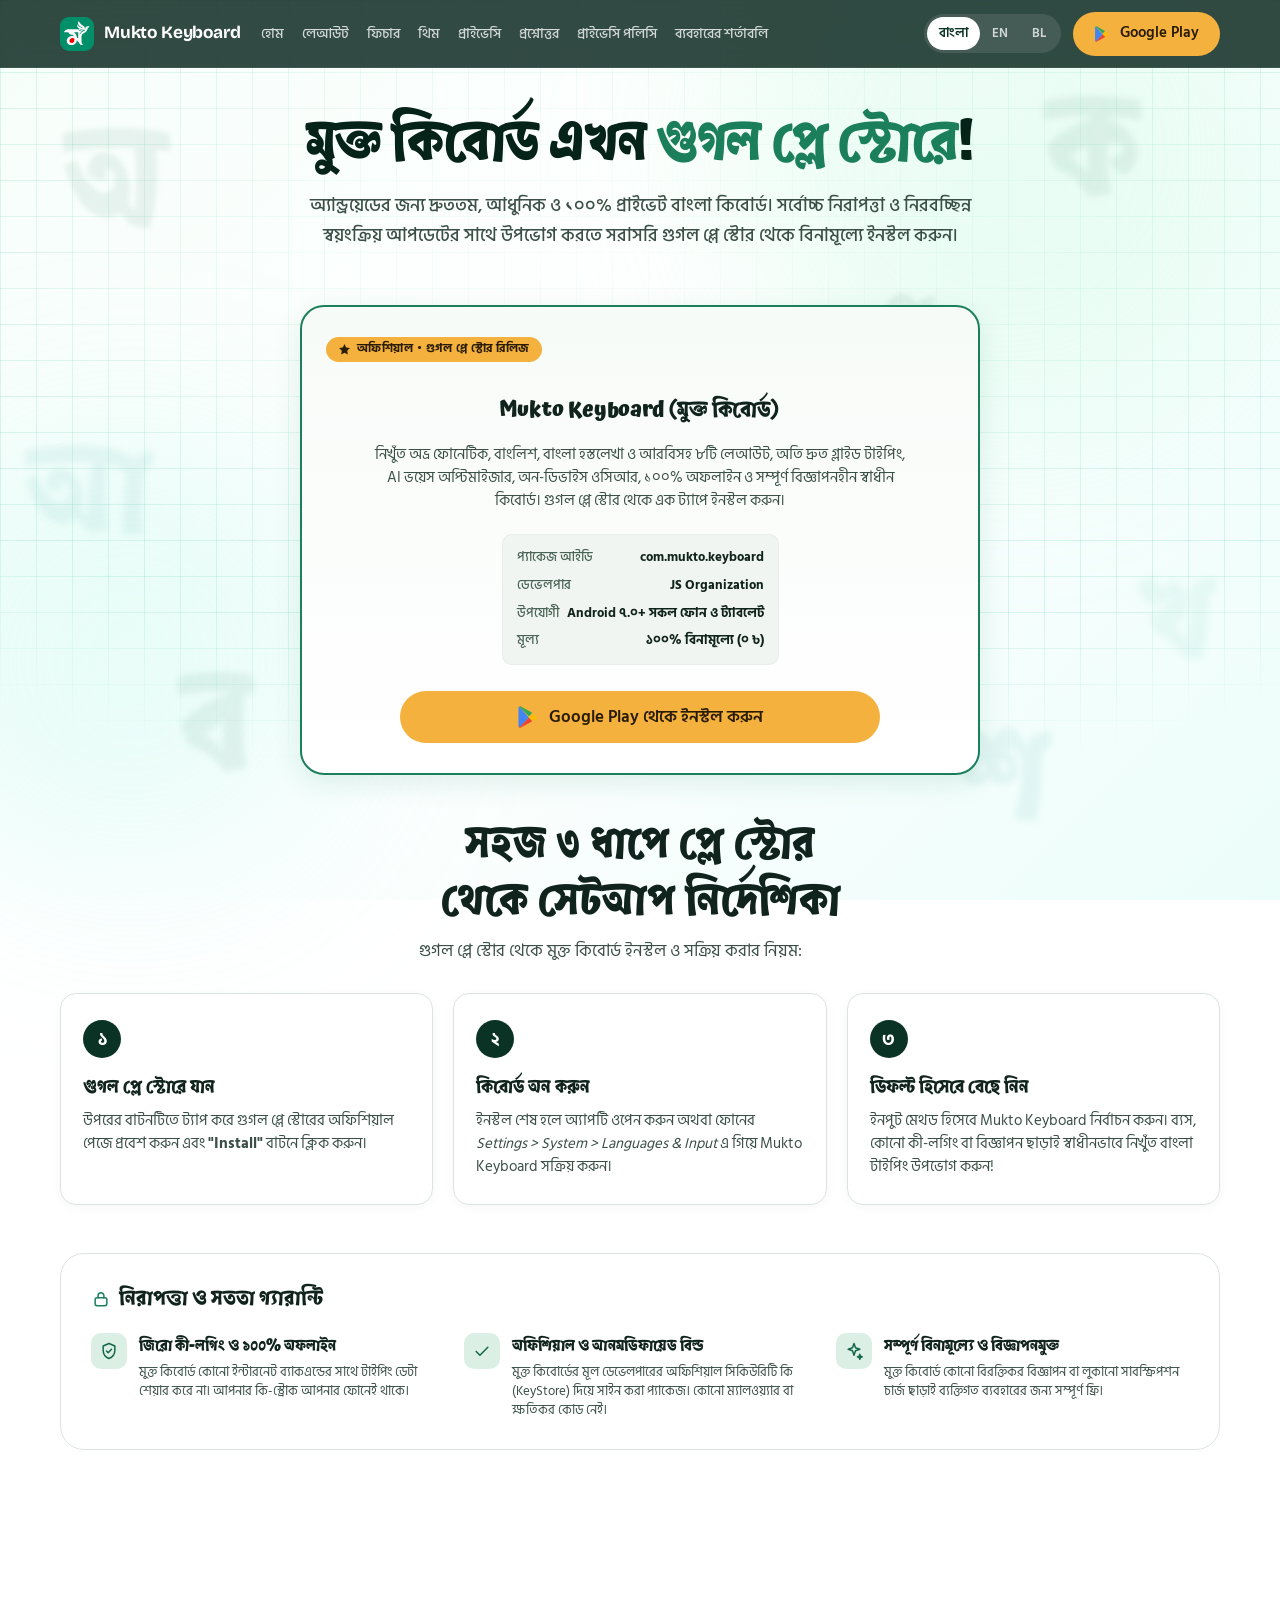
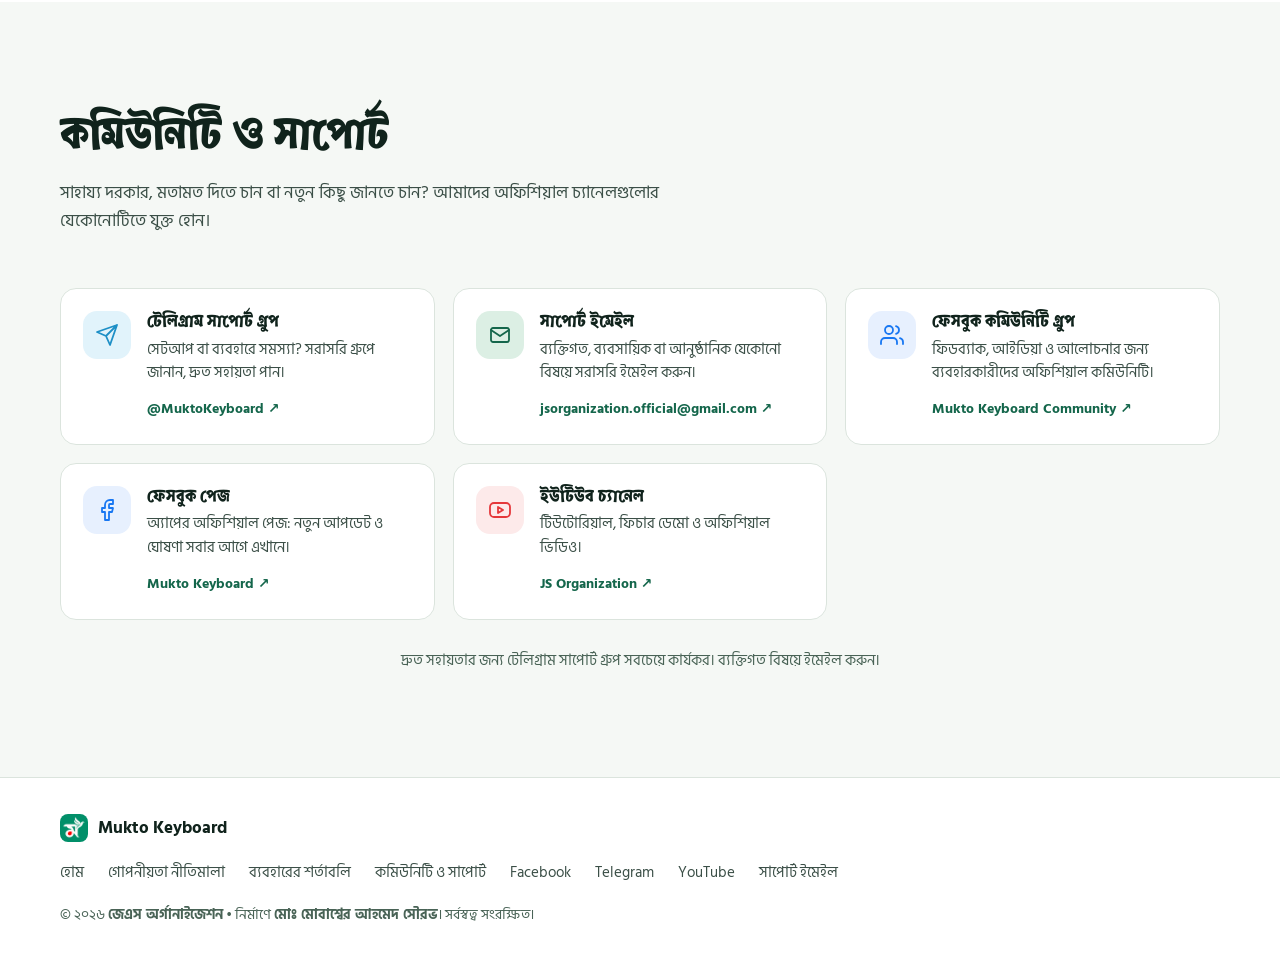
<file: download.html>
<!DOCTYPE html>
<html lang="bn" data-lang="bn">

<head>
    <meta charset="UTF-8" />
    <meta name="viewport" content="width=device-width, initial-scale=1.0" />
    <title>Download Mukto Keyboard — অফিশিয়াল গুগল প্লে স্টোর রিলিজ | Mukto App (mukto.bd)</title>
    <meta name="description"
        content="মুক্ত কিবোর্ড (Mukto App / Mukto BD) এখন গুগল প্লে স্টোরে অফিশিয়ালি উপলব্ধ। গুগল প্লে স্টোর থেকে সরাসরি নিরাপদ ও স্বয়ংক্রিয় আপডেটের সুবিধাসহ ইনস্টল করুন।" />
    <meta name="keywords"
        content="Mukto App download, মুক্ত অ্যাপ ডাউনলোড, Mukto BD, মুক্ত বিডি, mukto.bd, Mukto, মুক্ত, Mukto Keyboard download, মুক্ত কিবোর্ড ডাউনলোড, Bangla keyboard Play Store, Avro Keyboard, com.mukto.keyboard" />
    <meta name="author" content="Md Mobassher Ahmed Sowrov — JS Organization" />
    <meta name="robots" content="index, follow, max-snippet:-1, max-image-preview:large" />
    <meta name="theme-color" content="#0a3326" />
    <link rel="canonical" href="https://mukto.bd/download.html" />

    <meta property="og:type" content="website" />
    <meta property="og:site_name" content="Mukto Keyboard" />
    <meta property="og:locale" content="bn_BD" />
    <meta property="og:locale:alternate" content="en_US" />
    <meta property="og:title" content="Download Mukto Keyboard — অফিশিয়াল গুগল প্লে স্টোর রিলিজ" />
    <meta property="og:description"
        content="মুক্ত কিবোর্ড এখন গুগল প্লে স্টোরে অফিশিয়ালি উপলব্ধ। গুগল প্লে স্টোর থেকে সরাসরি নিরাপদ ও স্বয়ংক্রিয় আপডেটের সুবিধাসহ ইনস্টল করুন।" />
    <meta property="og:url" content="https://mukto.bd/download.html" />
    <meta property="og:image" content="https://mukto.bd/assets/logo.png" />
    <meta property="og:image:type" content="image/png" />
    <meta property="og:image:width" content="512" />
    <meta property="og:image:height" content="512" />
    <meta property="og:image:alt" content="Mukto Keyboard Logo — মুক্ত কিবোর্ড" />
    <meta name="twitter:card" content="summary_large_image" />
    <meta name="twitter:title" content="Download Mukto Keyboard — অফিশিয়াল গুগল প্লে স্টোর রিলিজ" />
    <meta name="twitter:description"
        content="Mukto Keyboard is now officially available on Google Play Store. Install directly for maximum security and auto-updates." />
    <meta name="twitter:image" content="https://mukto.bd/assets/logo.png" />
    <meta name="twitter:image:alt" content="Mukto Keyboard Logo — মুক্ত কিবোর্ড" />

    <link rel="icon" type="image/png" href="assets/logo.png" />
    <link rel="apple-touch-icon" href="assets/logo.png" />
    <link rel="manifest" href="manifest.json" />
    <link rel="preconnect" href="https://fonts.googleapis.com" />
    <link rel="preconnect" href="https://fonts.gstatic.com" crossorigin />
    <link
        href="https://fonts.googleapis.com/css2?family=Atma:wght@300;400;500;600;700&amp;family=Bricolage+Grotesque:opsz,wght@12..96,400..800&amp;family=Hind+Siliguri:wght@400;500;600;700&amp;display=swap"
        rel="stylesheet" />
    <link rel="stylesheet" href="style.css?v=20261107v4" />

    <script type="application/json" id="page-meta">
    {
      "bn": {
        "title": "Download Mukto Keyboard — অফিশিয়াল গুগল প্লে স্টোর রিলিজ | Mukto App (mukto.bd)",
        "description": "মুক্ত কিবোর্ড (Mukto App / Mukto BD) এখন গুগল প্লে স্টোরে অফিশিয়ালি উপলব্ধ। গুগল প্লে স্টোর থেকে সরাসরি নিরাপদ ও স্বয়ংক্রিয় আপডেটের সুবিধাসহ ইনস্টল করুন।"
      },
      "en": {
        "title": "Download Mukto Keyboard — Official Google Play Release | Mukto App (mukto.bd)",
        "description": "Mukto Keyboard is now officially available on Google Play. Install safely with automatic updates directly from the Google Play Store."
      },
      "bl": {
        "title": "Download Mukto Keyboard — Official Google Play Release | Mukto App (mukto.bd)",
        "description": "Mukto Keyboard ekhon Google Play Store-e officially available. Shorashori Google Play theke install korun automatic update o full security shobidhay."
      }
    }
    </script>

    <script type="application/ld+json" id="appSchema">
    {
      "@context": "https://schema.org",
      "@type": "SoftwareApplication",
      "name": "Mukto Keyboard",
      "alternateName": ["Mukto App", "মুক্ত অ্যাপ", "Mukto BD", "মুক্ত বিডি", "Mukto", "মুক্ত", "মুক্ত কিবোর্ড"],
      "operatingSystem": "Android 7.0 and up",
      "applicationCategory": "UtilitiesApplication",
      "softwareVersion": "5.2.2",
      "offers": {
        "@type": "Offer",
        "price": "0",
        "priceCurrency": "BDT"
      },
      "downloadUrl": "https://play.google.com/store/apps/details?id=com.mukto.keyboard",
      "url": "https://mukto.bd/download.html",
      "image": "https://mukto.bd/assets/logo.png",
      "publisher": {
        "@type": "Organization",
        "name": "JS Organization",
        "email": "jsorganization.official@gmail.com",
        "sameAs": ["https://www.facebook.com/profile.php?id=61596055357784", "https://www.facebook.com/groups/1678428126970058", "https://youtube.com/channel/UCpMq9ITrRfIGK2dxVv5R_kw"],
        "contactPoint": {
          "@type": "ContactPoint",
          "contactType": "customer support",
          "email": "jsorganization.official@gmail.com",
          "url": "https://t.me/MuktoKeyboard",
          "availableLanguage": ["bn", "en"]
        }
      }
    }
    </script>
</head>

<body class="lang-bn">

    <div class="bg-grid-pattern" aria-hidden="true"></div>

    <div class="glyphs-layer" aria-hidden="true">
        <span class="glyph glyph-1 float-glyph-1">অ</span>
        <span class="glyph glyph-2 float-glyph-2">আ</span>
        <span class="glyph glyph-3 float-glyph-3">ক</span>
        <span class="glyph glyph-4 float-glyph-1">খ</span>
        <span class="glyph glyph-5 float-glyph-4">গ</span>
        <span class="glyph glyph-6 float-glyph-2">ব</span>
        <span class="glyph glyph-7 float-glyph-3">শ</span>
    </div>

    <div class="ambient-glow-1" aria-hidden="true"></div>
    <div class="ambient-glow-2" aria-hidden="true"></div>

    <svg width="0" height="0" style="position:absolute" aria-hidden="true" focusable="false">
        <defs>
            <symbol id="i-shield" viewBox="0 0 24 24">
                <path d="M12 3l7 3v5c0 4.6-3 8.4-7 10-4-1.6-7-5.4-7-10V6l7-3z" />
                <path d="M9 12l2 2 4-4" />
            </symbol>
            <symbol id="i-down" viewBox="0 0 24 24">
                <path d="M12 4v12m0 0l-4.5-4.5M12 16l4.5-4.5M5 20h14" />
            </symbol>
            <symbol id="i-chev" viewBox="0 0 24 24">
                <path d="M6 9l6 6 6-6" />
            </symbol>
            <symbol id="i-check" viewBox="0 0 24 24">
                <path d="M5 12.5l4.5 4.5L19 7.5" />
            </symbol>
            <symbol id="i-lock" viewBox="0 0 24 24">
                <rect x="5" y="10.5" width="14" height="9.5" rx="2.2" />
                <path d="M8.5 10.5V8a3.5 3.5 0 017 0v2.5" />
            </symbol>
            <symbol id="i-menu" viewBox="0 0 24 24">
                <path d="M4 7h16M4 12h16M4 17h16" />
            </symbol>
            <symbol id="i-fb" viewBox="0 0 24 24">
                <path d="M18 2h-3a5 5 0 00-5 5v3H7v4h3v8h4v-8h3l1-4h-4V7a1 1 0 011-1h3z" />
            </symbol>
            <symbol id="i-tg" viewBox="0 0 24 24">
                <path d="M22 2L11 13M22 2l-7 20-4-9-9-4 20-7z" />
            </symbol>
            <symbol id="i-bell" viewBox="0 0 24 24">
                <path d="M18 8A6 6 0 006 8c0 7-3 9-3 9h18s-3-2-3-9M13.73 21a2 2 0 01-3.46 0" />
            </symbol>
            <symbol id="i-yt" viewBox="0 0 24 24">
                <rect x="2" y="5" width="20" height="14" rx="4" />
                <path d="M10 9l5 3-5 3z" />
            </symbol>
            <symbol id="i-mail" viewBox="0 0 24 24">
                <rect x="3" y="5" width="18" height="14" rx="2" />
                <path d="M3 7l9 6 9-6" />
            </symbol>
            <symbol id="i-users" viewBox="0 0 24 24">
                <path d="M17 21v-2a4 4 0 00-4-4H5a4 4 0 00-4 4v2" />
                <circle cx="9" cy="7" r="4" />
                <path d="M23 21v-2a4 4 0 00-3-3.87M16 3.13a4 4 0 010 7.75" />
            </symbol>
            <symbol id="i-android" viewBox="0 0 24 24">
                <path fill="currentColor" stroke="none"
                    d="M17.5 15.3a1 1 0 110-2 1 1 0 010 2m-11 0a1 1 0 110-2 1 1 0 010 2m11.4-6l2-3.46a.42.42 0 00-.72-.42l-2.03 3.5a12.4 12.4 0 00-10.3 0L4.82 5.43a.42.42 0 00-.72.42l2 3.46C2.69 11.19.34 14.66 0 18.76h24c-.34-4.1-2.69-7.57-6.1-9.45" />
            </symbol>
            <symbol id="i-play-store" viewBox="0 0 512 512">
                <path fill="#4285F4"
                    d="M48.7 13.9c-9.2 9.9-14.5 24.7-14.5 42.5v399.2c0 17.8 5.3 32.6 14.5 42.5l2.4 2.3L275.6 275.9v-5.8L51.1 11.6l-2.4 2.3z" />
                <path fill="#FBBC04"
                    d="M353.4 353.8l-77.8-77.9v-5.8l77.8-77.9 1.8 1 92.1 52.3c26.3 14.9 26.3 39.4 0 54.4l-92.1 52.3-1.8 1.6z" />
                <path fill="#EA4335" d="M355.2 352.2L275.6 273 51.1 497.5c8.7 9.2 23 10.3 39.1 1.2l265-146.5" />
                <path fill="#34A853" d="M355.2 159.8L90.2 13.3c-16.1-9.1-30.4-8-39.1 1.2L275.6 239l79.6-79.2z" />
            </symbol>
            <symbol id="i-spark" viewBox="0 0 24 24">
                <path d="M12 3l1.8 5.2L19 10l-5.2 1.8L12 17l-1.8-5.2L5 10l5.2-1.8L12 3z" />
                <path d="M19 16l.8 2.2L22 19l-2.2.8L19 22l-.8-2.2L16 19l2.2-.8L19 16z" />
            </symbol>
            <symbol id="i-star" viewBox="0 0 24 24">
                <polygon
                    points="12 2 15.09 8.26 22 9.27 17 14.14 18.18 21.02 12 17.77 5.82 21.02 7 14.14 2 9.27 8.91 8.26 12 2"
                    fill="currentColor" stroke="none" />
            </symbol>
            <symbol id="i-bolt" viewBox="0 0 24 24">
                <polygon points="13 2 3 14 12 14 11 22 21 10 12 10 13 2" fill="currentColor" stroke="none" />
            </symbol>
            <symbol id="i-feather" viewBox="0 0 24 24">
                <path d="M20.24 12.24a6 6 0 00-8.49-8.49L5 10.5V19h8.5z" />
                <line x1="16" y1="8" x2="2" y2="22" />
            </symbol>
        </defs>
    </svg>

    <a class="skip-link" href="#main">
        <span class="lang-bn">মূল কনটেন্টে যান</span>
        <span class="lang-en">Skip to main content</span>
        <span class="lang-bl">Skip to main content</span>
    </a>

    <header class="nav" id="top">
        <div class="wrap nav-inner">
            <a class="brand" href="index.html" aria-label="Mukto Keyboard Home">
                <img src="assets/logo.png" alt="Mukto Keyboard Logo" width="34" height="34" />
                <span class="brand-name">Mukto Keyboard</span>
            </a>

            <nav class="nav-links" id="navLinks" aria-label="Primary">
                <a href="index.html">
                    <span class="lang-bn">হোম</span>
                    <span class="lang-en">Home</span>
                    <span class="lang-bl">Home</span>
                </a>
                <a href="index.html#layouts">
                    <span class="lang-bn">লেআউট</span>
                    <span class="lang-en">Layouts</span>
                    <span class="lang-bl">Layouts</span>
                </a>
                <a href="index.html#features">
                    <span class="lang-bn">ফিচার</span>
                    <span class="lang-en">Features</span>
                    <span class="lang-bl">Features</span>
                </a>
                <a href="index.html#themes">
                    <span class="lang-bn">থিম</span>
                    <span class="lang-en">Themes</span>
                    <span class="lang-bl">Themes</span>
                </a>
                <a href="index.html#privacy">
                    <span class="lang-bn">প্রাইভেসি</span>
                    <span class="lang-en">Privacy</span>
                    <span class="lang-bl">Privacy</span>
                </a>
                <a href="index.html#faq">
                    <span class="lang-bn">প্রশ্নোত্তর</span>
                    <span class="lang-en">FAQ</span>
                    <span class="lang-bl">FAQ</span>
                </a>
                <a href="privacy-policy.html">
                    <span class="lang-bn">প্রাইভেসি পলিসি</span>
                    <span class="lang-en">Privacy Policy</span>
                    <span class="lang-bl">Privacy Policy</span>
                </a>
                <a href="terms-of-use.html">
                    <span class="lang-bn">ব্যবহারের শর্তাবলি</span>
                    <span class="lang-en">Terms of Use</span>
                    <span class="lang-bl">Terms of Use</span>
                </a>
            </nav>

            <div class="nav-tools">
                <div class="lang-switch" role="group" aria-label="ভাষা">
                    <button type="button" data-lang-btn="bn" class="font-bn">বাংলা</button>
                    <button type="button" data-lang-btn="en">EN</button>
                    <button type="button" data-lang-btn="bl">BL</button>
                </div>
                <a class="btn btn-sun nav-cta" href="https://play.google.com/store/apps/details?id=com.mukto.keyboard"
                    target="_blank" rel="noopener noreferrer">
                    <svg class="ic ic-fill" style="width:16px;height:16px;">
                        <use href="#i-play-store" />
                    </svg>
                    <span>Google Play</span>
                </a>
                <button type="button" class="nav-burger" id="navBurger" aria-expanded="false" aria-controls="navLinks"
                    aria-label="মেনু">
                    <svg class="ic">
                        <use href="#i-menu" />
                    </svg>
                </button>
            </div>
        </div>
    </header>

    <main id="main">

        <section class="dl-hero">
            <div class="wrap dl-hero-inner">
                <h1>
                    <span class="lang-bn">মুক্ত কিবোর্ড এখন <span class="accent">গুগল প্লে স্টোরে</span>!</span>
                    <span class="lang-en">Mukto Keyboard is Now on <span class="accent">Google Play</span>!</span>
                    <span class="lang-bl">Mukto Keyboard ekhon <span class="accent">Google Play Store-e</span>!</span>
                </h1>

                <p class="lead">
                    <span class="lang-bn">অ্যান্ড্রয়েডের জন্য দ্রুততম, আধুনিক ও ১০০% প্রাইভেট বাংলা কিবোর্ড। সর্বোচ্চ নিরাপত্তা ও নিরবচ্ছিন্ন স্বয়ংক্রিয় আপডেটের সাথে উপভোগ করতে সরাসরি গুগল প্লে স্টোর থেকে বিনামূল্যে ইনস্টল করুন।</span>
                    <span class="lang-en">The fastest, smartest, and 100% private Bengali keyboard for Android. Install free directly from the Google Play Store for maximum security and seamless automatic updates.</span>
                    <span class="lang-bl">Android-er jonno fast, smart o 100% private Bangla keyboard. Shorboccho security o seamless auto-update-er jonno direct Google Play Store theke free install korun.</span>
                </p>
            </div>
        </section>

        <section class="section" style="padding-top:0;">
            <div class="wrap">

                <div class="dl-card featured" style="max-width:680px;margin:0 auto 40px;text-align:center;">
                    <span class="dl-card-tag tag-recommended">
                        <svg class="ic tag-ic" aria-hidden="true">
                            <use href="#i-star" />
                        </svg>
                        <span class="lang-bn">অফিশিয়াল • গুগল প্লে স্টোর রিলিজ</span>
                        <span class="lang-en">Official • Google Play Store Release</span>
                        <span class="lang-bl">Official • Google Play Store Release</span>
                    </span>
                    <div class="dl-card-header" style="justify-content:center;margin-top:14px;">
                        <h2 class="dl-card-title">Mukto Keyboard (মুক্ত কিবোর্ড)</h2>
                    </div>
                    <p class="dl-card-desc" style="max-width:540px;margin:12px auto 22px;">
                        <span class="lang-bn">নিখুঁত অভ্র ফোনেটিক, বাংলিশ, বাংলা হস্তলেখা ও আরবিসহ ৮টি লেআউট, অতি দ্রুত
                            গ্লাইড টাইপিং, AI ভয়েস অপ্টিমাইজার, অন-ডিভাইস ওসিআর, ১০০% অফলাইন ও সম্পূর্ণ বিজ্ঞাপনহীন স্বাধীন
                            কিবোর্ড। গুগল প্লে স্টোর থেকে এক ট্যাপে ইনস্টল করুন।</span>
                        <span class="lang-en">Pure typing with 8 layouts (Avro Phonetic, Banglish, Handwriting, Arabic),
                            ultra-fast Glide typing, AI Voice Optimizer, on-device OCR, 100% offline and zero trackers.
                            Install in one tap directly from Google Play.</span>
                        <span class="lang-bl">Nikhut Avro Phonetic, Banglish, Handwriting, Arabic-shoho 8-ti layout,
                            Glide typing, AI Voice Optimizer, on-device OCR, 100% offline o ad-free keyboard. Google
                            Play theke 1-tape install korun.</span>
                    </p>

                    <div class="dl-card-specs" style="max-width:500px;margin:0 auto 26px;text-align:left;">
                        <div class="dl-spec-row">
                            <span class="dl-spec-label"><span class="lang-bn">প্যাকেজ আইডি</span><span
                                    class="lang-en">Package ID</span><span class="lang-bl">Package ID</span></span>
                            <span class="dl-spec-val dl-spec-file">com.mukto.keyboard</span>
                        </div>
                        <div class="dl-spec-row">
                            <span class="dl-spec-label"><span class="lang-bn">ডেভেলপার</span><span
                                    class="lang-en">Developer</span><span class="lang-bl">Developer</span></span>
                            <span class="dl-spec-val">JS Organization</span>
                        </div>
                        <div class="dl-spec-row">
                            <span class="dl-spec-label"><span class="lang-bn">উপযোগী</span><span class="lang-en">Target
                                    OS</span><span class="lang-bl">Target OS</span></span>
                            <span class="dl-spec-val"><span class="lang-bn">Android ৭.০+ সকল ফোন ও ট্যাবলেট</span><span
                                    class="lang-en">Android 7.0+ All Phones &amp; Tablets</span><span
                                    class="lang-bl">Android 7.0+ Shob Device</span></span>
                        </div>
                        <div class="dl-spec-row">
                            <span class="dl-spec-label"><span class="lang-bn">মূল্য</span><span
                                    class="lang-en">Price</span><span class="lang-bl">Price</span></span>
                            <span class="dl-spec-val"><span class="lang-bn">১০০% বিনামূল্যে (০ ৳)</span><span
                                    class="lang-en">100% Free ($0)</span><span class="lang-bl">Shompurno Free (0
                                    Tk)</span></span>
                        </div>
                    </div>

                    <a class="btn btn-sun btn-lg dl-card-btn"
                        href="https://play.google.com/store/apps/details?id=com.mukto.keyboard" target="_blank"
                        rel="noopener noreferrer">
                        <svg class="ic ic-fill">
                            <use href="#i-play-store" />
                        </svg>
                        <span class="lang-bn">Google Play থেকে ইনস্টল করুন</span>
                        <span class="lang-en">Install from Google Play</span>
                        <span class="lang-bl">Google Play theke install korun</span>
                    </a>
                </div>

                <div class="dl-guide">
                    <div class="section-head" style="text-align:center;max-width:700px;margin:0 auto 28px;">
                        <h2>
                            <span class="lang-bn">সহজ ৩ ধাপে প্লে স্টোর থেকে সেটআপ নির্দেশিকা</span>
                            <span class="lang-en">Simple 3-Step Play Store Setup Guide</span>
                            <span class="lang-bl">Shohoj 3 Dhape Play Store Setup Guide</span>
                        </h2>
                        <p style="margin-top:8px;color:var(--ink-2);">
                            <span class="lang-bn">গুগল প্লে স্টোর থেকে মুক্ত কিবোর্ড ইনস্টল ও সক্রিয় করার নিয়ম:</span>
                            <span class="lang-en">How to install and activate Mukto Keyboard from Google Play:</span>
                            <span class="lang-bl">Google Play Store theke Mukto Keyboard install o on korar
                                niyam:</span>
                        </p>
                    </div>

                    <div class="guide-steps-grid">
                        <div class="guide-step-card">
                            <div class="guide-step-num">১</div>
                            <h3>
                                <span class="lang-bn">গুগল প্লে স্টোরে যান</span>
                                <span class="lang-en">Open Google Play</span>
                                <span class="lang-bl">Google Play Store-e Jan</span>
                            </h3>
                            <p>
                                <span class="lang-bn">উপরের বাটনটিতে ট্যাপ করে গুগল প্লে স্টোরের অফিশিয়াল পেজে প্রবেশ
                                    করুন এবং <strong>"Install"</strong> বাটনে ক্লিক করুন।</span>
                                <span class="lang-en">Tap the button above to visit our official Google Play Store page
                                    and tap <strong>"Install"</strong>.</span>
                                <span class="lang-bl">Uporer buttone tap kore Google Play Store-er official page-e jan
                                    ebong <strong>"Install"</strong>-e click korun.</span>
                            </p>
                        </div>

                        <div class="guide-step-card">
                            <div class="guide-step-num">২</div>
                            <h3>
                                <span class="lang-bn">কিবোর্ড অন করুন</span>
                                <span class="lang-en">Enable Mukto Keyboard</span>
                                <span class="lang-bl">Mukto Keyboard On Korun</span>
                            </h3>
                            <p>
                                <span class="lang-bn">ইনস্টল শেষ হলে অ্যাপটি ওপেন করুন অথবা ফোনের <em>Settings &gt;
                                        System &gt; Languages &amp; Input</em> এ গিয়ে Mukto Keyboard সক্রিয় করুন।</span>
                                <span class="lang-en">Once installed, open the app or navigate to your phone's
                                    <em>Settings &gt; System &gt; Languages &amp; Input</em> to enable Mukto
                                    Keyboard.</span>
                                <span class="lang-bl">Install sheshe app open korun ba phoner <em>Settings &gt;
                                        Languages &amp; Input</em> theke Mukto Keyboard enable korun.</span>
                            </p>
                        </div>

                        <div class="guide-step-card">
                            <div class="guide-step-num">৩</div>
                            <h3>
                                <span class="lang-bn">ডিফল্ট হিসেবে বেছে নিন</span>
                                <span class="lang-en">Select as Default</span>
                                <span class="lang-bl">Default Keyboard Select Korun</span>
                            </h3>
                            <p>
                                <span class="lang-bn">ইনপুট মেথড হিসেবে Mukto Keyboard নির্বাচন করুন। ব্যস, কোনো কী-লগিং
                                    বা বিজ্ঞাপন ছাড়াই স্বাধীনভাবে নিখুঁত বাংলা টাইপিং উপভোগ করুন!</span>
                                <span class="lang-en">Choose Mukto Keyboard as your active input method. Enjoy flawless
                                    Bengali typing with zero ads and 100% on-device privacy!</span>
                                <span class="lang-bl">Input method hishebe Mukto Keyboard select korun. Zero ads o 100%
                                    private Avro typing enjoy korun!</span>
                            </p>
                        </div>
                    </div>
                </div>

                <div class="dl-verify-banner">
                    <h3 class="dl-verify-title">
                        <svg class="ic" aria-hidden="true">
                            <use href="#i-lock" />
                        </svg>
                        <span class="lang-bn">নিরাপত্তা ও সততা গ্যারান্টি</span>
                        <span class="lang-en">Security &amp; Integrity Guarantee</span>
                        <span class="lang-bl">Security o Shotto Guarantee</span>
                    </h3>
                    <div class="dl-verify-grid">
                        <div class="dl-verify-item">
                            <div class="dl-verify-icon"><svg class="ic">
                                    <use href="#i-shield" />
                                </svg></div>
                            <div class="dl-verify-text">
                                <h4>
                                    <span class="lang-bn">জিরো কী-লগিং ও ১০০% অফলাইন</span>
                                    <span class="lang-en">Zero Keylogging &amp; 100% Offline</span>
                                    <span class="lang-bl">Zero Keylogging o 100% Offline</span>
                                </h4>
                                <p>
                                    <span class="lang-bn">মুক্ত কিবোর্ড কোনো ইন্টারনেট ব্যাকএন্ডের সাথে টাইপিং ডেটা
                                        শেয়ার করে না। আপনার কি-স্ট্রোক আপনার ফোনেই থাকে।</span>
                                    <span class="lang-en">Mukto Keyboard never uploads keystrokes to any remote server.
                                        Your words stay strictly inside your phone.</span>
                                    <span class="lang-bl">Mukto Keyboard kono keystroke remote server-e pathay na. Apnar
                                        shob kotha phoner vetorei thake.</span>
                                </p>
                            </div>
                        </div>

                        <div class="dl-verify-item">
                            <div class="dl-verify-icon"><svg class="ic">
                                    <use href="#i-check" />
                                </svg></div>
                            <div class="dl-verify-text">
                                <h4>
                                    <span class="lang-bn">অফিশিয়াল ও আনমডিফায়েড বিল্ড</span>
                                    <span class="lang-en">Official &amp; Untampered Build</span>
                                    <span class="lang-bl">Official o Untampered Build</span>
                                </h4>
                                <p>
                                    <span class="lang-bn">মুক্ত কিবোর্ডের মূল ডেভেলপারের অফিশিয়াল সিকিউরিটি কি
                                        (KeyStore) দিয়ে সাইন করা প্যাকেজ। কোনো ম্যালওয়্যার বা ক্ষতিকর কোড নেই।</span>
                                    <span class="lang-en">Signed directly with the official release keystore of JS
                                        Organization. Verified completely clean of any malware or adware.</span>
                                    <span class="lang-bl">JS Organization-er official release key diye signed. Kono
                                        malware ba modded file noy, 100% clean.</span>
                                </p>
                            </div>
                        </div>

                        <div class="dl-verify-item">
                            <div class="dl-verify-icon"><svg class="ic">
                                    <use href="#i-spark" />
                                </svg></div>
                            <div class="dl-verify-text">
                                <h4>
                                    <span class="lang-bn">সম্পূর্ণ বিনামূল্যে ও বিজ্ঞাপনমুক্ত</span>
                                    <span class="lang-en">100% Free &amp; Ad-Free</span>
                                    <span class="lang-bl">100% Free o Ad-Free</span>
                                </h4>
                                <p>
                                    <span class="lang-bn">মুক্ত কিবোর্ড কোনো বিরক্তিকর বিজ্ঞাপন বা লুকানো সাবস্ক্রিপশন
                                        চার্জ ছাড়াই ব্যক্তিগত ব্যবহারের জন্য সম্পূর্ণ ফ্রি।</span>
                                    <span class="lang-en">Mukto Keyboard is completely free to use for personal typing,
                                        with zero annoying ads or hidden subscriptions.</span>
                                    <span class="lang-bl">Kono biroktikor bigyapon ba hidden charges charai personal
                                        typing-er jonno shompurno free.</span>
                                </p>
                            </div>
                        </div>
                    </div>
                </div>

            </div>
        </section>

        <section class="section section-tint" id="support">
            <div class="wrap">
                <header class="section-head">
                    <h2><span class="lang-bn">কমিউনিটি ও সাপোর্ট</span><span class="lang-en">Community &
                            Support</span><span class="lang-bl">Community o Support</span></h2>
                    <p><span class="lang-bn">সাহায্য দরকার, মতামত দিতে চান বা নতুন কিছু জানতে চান? আমাদের অফিশিয়াল
                            চ্যানেলগুলোর যেকোনোটিতে যুক্ত হোন।</span><span class="lang-en">Need help, want to share
                            feedback, or just curious what is new? Join us on any of our official channels.</span><span
                            class="lang-bl">Shahajyo dorkar, motamot dite chan ba notun kichu jante chan? Amader
                            official channel-er jekonotite jukto hon.</span></p>
                </header>
                <div class="support-grid">
                    <a class="sup-card" href="https://t.me/MuktoKeyboard" target="_blank" rel="noopener noreferrer">
                        <span class="sup-ic sup-tg"><svg class="ic" aria-hidden="true">
                                <use href="#i-tg" />
                            </svg></span>
                        <span class="sup-body">
                            <h3><span class="lang-bn">টেলিগ্রাম সাপোর্ট গ্রুপ</span><span class="lang-en">Telegram
                                    Support Group</span><span class="lang-bl">Telegram Support Group</span></h3>
                            <p><span class="lang-bn">সেটআপ বা ব্যবহারে সমস্যা? সরাসরি গ্রুপে জানান, দ্রুত সহায়তা
                                    পান।</span><span class="lang-en">Stuck with setup or usage? Ask in the group and get
                                    quick help.</span><span class="lang-bl">Setup ba byabohare shomosya? Shorashori
                                    group-e janan, druto shohayota pan.</span></p>
                            <span class="sup-handle">@MuktoKeyboard</span>
                        </span>
                    </a>
                    <a class="sup-card" href="mailto:jsorganization.official@gmail.com">
                        <span class="sup-ic sup-mail"><svg class="ic" aria-hidden="true">
                                <use href="#i-mail" />
                            </svg></span>
                        <span class="sup-body">
                            <h3><span class="lang-bn">সাপোর্ট ইমেইল</span><span class="lang-en">Support
                                    Email</span><span class="lang-bl">Support Email</span></h3>
                            <p><span class="lang-bn">ব্যক্তিগত, ব্যবসায়িক বা আনুষ্ঠানিক যেকোনো বিষয়ে সরাসরি ইমেইল
                                    করুন।</span><span class="lang-en">Write to us directly for private, business or
                                    formal matters.</span><span class="lang-bl">Bektigoto, bebshayik ba anushthanik
                                    jekono bishoye shorashori email korun.</span></p>
                            <span class="sup-handle">jsorganization.official@gmail.com</span>
                        </span>
                    </a>
                    <a class="sup-card" href="https://www.facebook.com/groups/1678428126970058" target="_blank"
                        rel="noopener noreferrer">
                        <span class="sup-ic sup-fb"><svg class="ic" aria-hidden="true">
                                <use href="#i-users" />
                            </svg></span>
                        <span class="sup-body">
                            <h3><span class="lang-bn">ফেসবুক কমিউনিটি গ্রুপ</span><span class="lang-en">Facebook
                                    Community Group</span><span class="lang-bl">Facebook Community Group</span></h3>
                            <p><span class="lang-bn">ফিডব্যাক, আইডিয়া ও আলোচনার জন্য ব্যবহারকারীদের অফিশিয়াল
                                    কমিউনিটি।</span><span class="lang-en">The official community for feedback, ideas and
                                    discussion among users.</span><span class="lang-bl">Feedback, idea o alochonar jonno
                                    byabohrakarider official community.</span></p>
                            <span class="sup-handle">Mukto Keyboard Community</span>
                        </span>
                    </a>
                    <a class="sup-card" href="https://www.facebook.com/profile.php?id=61596055357784" target="_blank"
                        rel="noopener noreferrer">
                        <span class="sup-ic sup-fb"><svg class="ic" aria-hidden="true">
                                <use href="#i-fb" />
                            </svg></span>
                        <span class="sup-body">
                            <h3><span class="lang-bn">ফেসবুক পেজ</span><span class="lang-en">Facebook Page</span><span
                                    class="lang-bl">Facebook Page</span></h3>
                            <p><span class="lang-bn">অ্যাপের অফিশিয়াল পেজ: নতুন আপডেট ও ঘোষণা সবার আগে
                                    এখানে।</span><span class="lang-en">The official app page: new updates and
                                    announcements land here first.</span><span class="lang-bl">App-er official page:
                                    notun update o ghoshona shobar age ekhane.</span></p>
                            <span class="sup-handle">Mukto Keyboard</span>
                        </span>
                    </a>
                    <a class="sup-card" href="https://youtube.com/channel/UCpMq9ITrRfIGK2dxVv5R_kw" target="_blank"
                        rel="noopener noreferrer">
                        <span class="sup-ic sup-yt"><svg class="ic" aria-hidden="true">
                                <use href="#i-yt" />
                            </svg></span>
                        <span class="sup-body">
                            <h3><span class="lang-bn">ইউটিউব চ্যানেল</span><span class="lang-en">YouTube
                                    Channel</span><span class="lang-bl">YouTube Channel</span></h3>
                            <p><span class="lang-bn">টিউটোরিয়াল, ফিচার ডেমো ও অফিশিয়াল ভিডিও।</span><span
                                    class="lang-en">Tutorials, feature demos and official videos.</span><span
                                    class="lang-bl">Tutorial, feature demo o official video.</span></p>
                            <span class="sup-handle">JS Organization</span>
                        </span>
                    </a>
                </div>
                <p class="sup-note"><span class="lang-bn">দ্রুত সহায়তার জন্য টেলিগ্রাম সাপোর্ট গ্রুপ সবচেয়ে কার্যকর।
                        ব্যক্তিগত বিষয়ে ইমেইল করুন।</span><span class="lang-en">For the fastest help, use the Telegram
                        Support Group. For private matters, send an email.</span><span class="lang-bl">Druto shohayotar
                        jonno Telegram Support Group shobcheye karjokor. Bektigoto bishoye email korun.</span></p>
            </div>
        </section>

    </main>

    <footer class="footer">
        <div class="wrap footer-inner">
            <div class="footer-brand">
                <img src="assets/logo.png" alt="Mukto Keyboard" width="28" height="28" />
                <span>Mukto Keyboard</span>
            </div>
            <nav class="footer-links" aria-label="Footer">
                <a href="index.html">
                    <span class="lang-bn">হোম</span>
                    <span class="lang-en">Home</span>
                    <span class="lang-bl">Home</span>
                </a>
                <a href="privacy-policy.html">
                    <span class="lang-bn">গোপনীয়তা নীতিমালা</span>
                    <span class="lang-en">Privacy Policy</span>
                    <span class="lang-bl">Privacy Policy</span>
                </a>
                <a href="terms-of-use.html">
                    <span class="lang-bn">ব্যবহারের শর্তাবলি</span>
                    <span class="lang-en">Terms of Use</span>
                    <span class="lang-bl">Terms of Use</span>
                </a>
                <a href="index.html#support">
                    <span class="lang-bn">কমিউনিটি ও সাপোর্ট</span>
                    <span class="lang-en">Community &amp; Support</span>
                    <span class="lang-bl">Community o Support</span>
                </a>
                <a href="https://www.facebook.com/profile.php?id=61596055357784" target="_blank"
                    rel="noopener noreferrer">Facebook</a>
                <a href="https://t.me/MuktoKeyboard" target="_blank" rel="noopener noreferrer">Telegram</a>
                <a href="https://youtube.com/channel/UCpMq9ITrRfIGK2dxVv5R_kw" target="_blank"
                    rel="noopener noreferrer">YouTube</a>
                <a href="mailto:jsorganization.official@gmail.com">
                    <span class="lang-bn">সাপোর্ট ইমেইল</span>
                    <span class="lang-en">Support Email</span>
                    <span class="lang-bl">Support Email</span>
                </a>
            </nav>
            <p class="footer-copy">
                <span class="lang-bn">© ২০২৬ <strong>জেএস অর্গানাইজেশন</strong> • নির্মাণে <strong>মোঃ মোবাশ্বের আহমেদ
                        সৌরভ</strong>। সর্বস্বত্ব সংরক্ষিত।</span>
                <span class="lang-en">© 2026 <strong>JS Organization</strong> • Crafted by <strong>Md Mobassher Ahmed
                        Sowrov</strong>. All rights reserved.</span>
                <span class="lang-bl">© 2026 <strong>JS Organization</strong> • Crafted by <strong>Md Mobassher Ahmed
                        Sowrov</strong>. All rights reserved.</span>
            </p>
        </div>
    </footer>

    <button id="backToTop" type="button" class="to-top" aria-label="উপরে যান"><svg class="ic"
            style="transform:rotate(180deg)">
            <use href="#i-chev" />
        </svg></button>

    <script src="lang.js?v=20261106v1"></script>
    <script src="countdown.js?v=20261106v1"></script>
    <script>
        (function () {
            var burger = document.getElementById('navBurger');
            var navLinks = document.getElementById('navLinks');
            function closeMenu() {
                if (!navLinks) return;
                navLinks.classList.remove('open');
                if (burger) burger.setAttribute('aria-expanded', 'false');
            }
            if (burger && navLinks) {
                burger.addEventListener('click', function () {
                    var open = navLinks.classList.toggle('open');
                    burger.setAttribute('aria-expanded', open ? 'true' : 'false');
                });
                navLinks.addEventListener('click', function (e) {
                    if (e.target.closest('a')) closeMenu();
                });
                document.addEventListener('keydown', function (e) {
                    if (e.key === 'Escape') closeMenu();
                });
                window.addEventListener('resize', function () {
                    if (window.innerWidth > 1100) closeMenu();
                });
            }

            var btt = document.getElementById('backToTop');
            if (btt) {
                window.addEventListener('scroll', function () {
                    if (window.scrollY > 400) {
                        btt.classList.add('visible');
                    } else {
                        btt.classList.remove('visible');
                    }
                }, { passive: true });
                btt.addEventListener('click', function () {
                    window.scrollTo({ top: 0, behavior: 'smooth' });
                });
            }
        })();

        (function () {
            'use strict';

            function toBnNum(num) {
                var bnNums = ['০', '১', '২', '৩', '৪', '৫', '৬', '৭', '৮', '৯'];
                return String(num).replace(/[0-9]/g, function (d) { return bnNums[parseInt(d, 10)]; });
            }

            function getAndroidVersion(sdk) {
                var map = {
                    21: '5.0', 22: '5.1', 23: '6.0', 24: '7.0', 25: '7.1',
                    26: '8.0', 27: '8.1', 28: '9.0', 29: '10', 30: '11',
                    31: '12', 32: '12L', 33: '13', 34: '14', 35: '15'
                };
                return map[sdk] || (sdk ? (sdk - 17) + '.0' : '7.0');
            }

            var monthsBn = ['জানুয়ারি', 'ফেব্রুয়ারি', 'মার্চ', 'এপ্রিল', 'মে', 'জুন', 'জুলাই', 'আগস্ট', 'সেপ্টেম্বর', 'অক্টোবর', 'নভেম্বর', 'ডিসেম্বর'];
            var monthsEn = ['Jan', 'Feb', 'Mar', 'Apr', 'May', 'Jun', 'Jul', 'Aug', 'Sep', 'Oct', 'Nov', 'Dec'];

            function formatDateTime(d, lang) {
                if (!d || isNaN(d.getTime())) return null;
                var day = d.getDate();
                var month = d.getMonth();
                var year = d.getFullYear();
                var hours = d.getHours();
                var minutes = d.getMinutes();
                var ampm = hours >= 12 ? 'PM' : 'AM';
                var h12 = hours % 12 || 12;
                var minStr = (minutes < 10 ? '0' : '') + minutes;

                if (lang === 'bn') {
                    var period = '';
                    if (hours >= 4 && hours < 6) period = 'ভোর ';
                    else if (hours >= 6 && hours < 12) period = 'সকাল ';
                    else if (hours >= 12 && hours < 15) period = 'দুপুর ';
                    else if (hours >= 15 && hours < 18) period = 'বিকাল ';
                    else if (hours >= 18 && hours < 20) period = 'সন্ধ্যা ';
                    else period = 'রাত ';
                    return toBnNum(day) + ' ' + monthsBn[month] + ' ' + toBnNum(year) + ', ' + period + toBnNum(h12) + ':' + toBnNum(minStr);
                } else {
                    var dayStr = (day < 10 ? '0' : '') + day;
                    var hStr = (h12 < 10 ? '0' : '') + h12;
                    return dayStr + ' ' + monthsEn[month] + ' ' + year + ', ' + hStr + ':' + minStr + ' ' + ampm;
                }
            }

            function formatDateOnly(d, lang) {
                if (!d || isNaN(d.getTime())) return null;
                var day = d.getDate();
                var month = d.getMonth();
                var year = d.getFullYear();
                if (lang === 'bn') {
                    return toBnNum(day) + ' ' + monthsBn[month] + ' ' + toBnNum(year);
                } else {
                    var dayStr = (day < 10 ? '0' : '') + day;
                    return dayStr + ' ' + monthsEn[month] + ' ' + year;
                }
            }

            function getRelativeTime(d, lang) {
                if (!d || isNaN(d.getTime())) return '';
                var diffMs = Date.now() - d.getTime();
                if (diffMs < 0) diffMs = 0;
                var diffSec = Math.floor(diffMs / 1000);
                var diffMin = Math.floor(diffSec / 60);
                var diffHr = Math.floor(diffMin / 60);
                var diffDay = Math.floor(diffHr / 24);

                if (lang === 'bn') {
                    if (diffDay === 0) {
                        if (diffHr === 0) return (diffMin <= 1 ? 'এইমাত্র' : toBnNum(diffMin) + ' মিনিট আগে');
                        return toBnNum(diffHr) + ' ঘণ্টা আগে';
                    } else if (diffDay === 1) return 'গতকাল';
                    else if (diffDay < 30) return toBnNum(diffDay) + ' দিন আগে';
                    else if (diffDay < 365) return toBnNum(Math.floor(diffDay / 30)) + ' মাস আগে';
                    return toBnNum(Math.floor(diffDay / 365)) + ' বছর আগে';
                } else {
                    if (diffDay === 0) {
                        if (diffHr === 0) return (diffMin <= 1 ? 'Just now' : diffMin + ' mins ago');
                        return diffHr + ' hours ago';
                    } else if (diffDay === 1) return 'Yesterday';
                    else if (diffDay < 30) return diffDay + ' days ago';
                    else if (diffDay < 365) return Math.floor(diffDay / 30) + ' months ago';
                    return Math.floor(diffDay / 365) + ' years ago';
                }
            }

            function updateSchema() {
                var schemaEl = document.getElementById('appSchema');
                if (!schemaEl) return;
                var schemaData = {
                    "@context": "https://schema.org",
                    "@type": "SoftwareApplication",
                    "name": "Mukto Keyboard",
                    "alternateName": ["Mukto App", "মুক্ত অ্যাপ", "Mukto BD", "মুক্ত বিডি", "Mukto", "মুক্ত", "মুক্ত কিবোর্ড"],
                    "operatingSystem": "Android 7.0 and up",
                    "applicationCategory": "UtilitiesApplication",
                    "softwareVersion": "5.0",
                    "offers": {
                        "@type": "Offer",
                        "price": "0",
                        "priceCurrency": "BDT"
                    },
                    "downloadUrl": "https://play.google.com/store/apps/details?id=com.mukto.keyboard",
                    "url": "https://mukto.bd/download.html"
                };
                schemaEl.textContent = JSON.stringify(schemaData, null, 2);
            }
            updateSchema();
        })();
    </script>
</body>

</html>
</file>
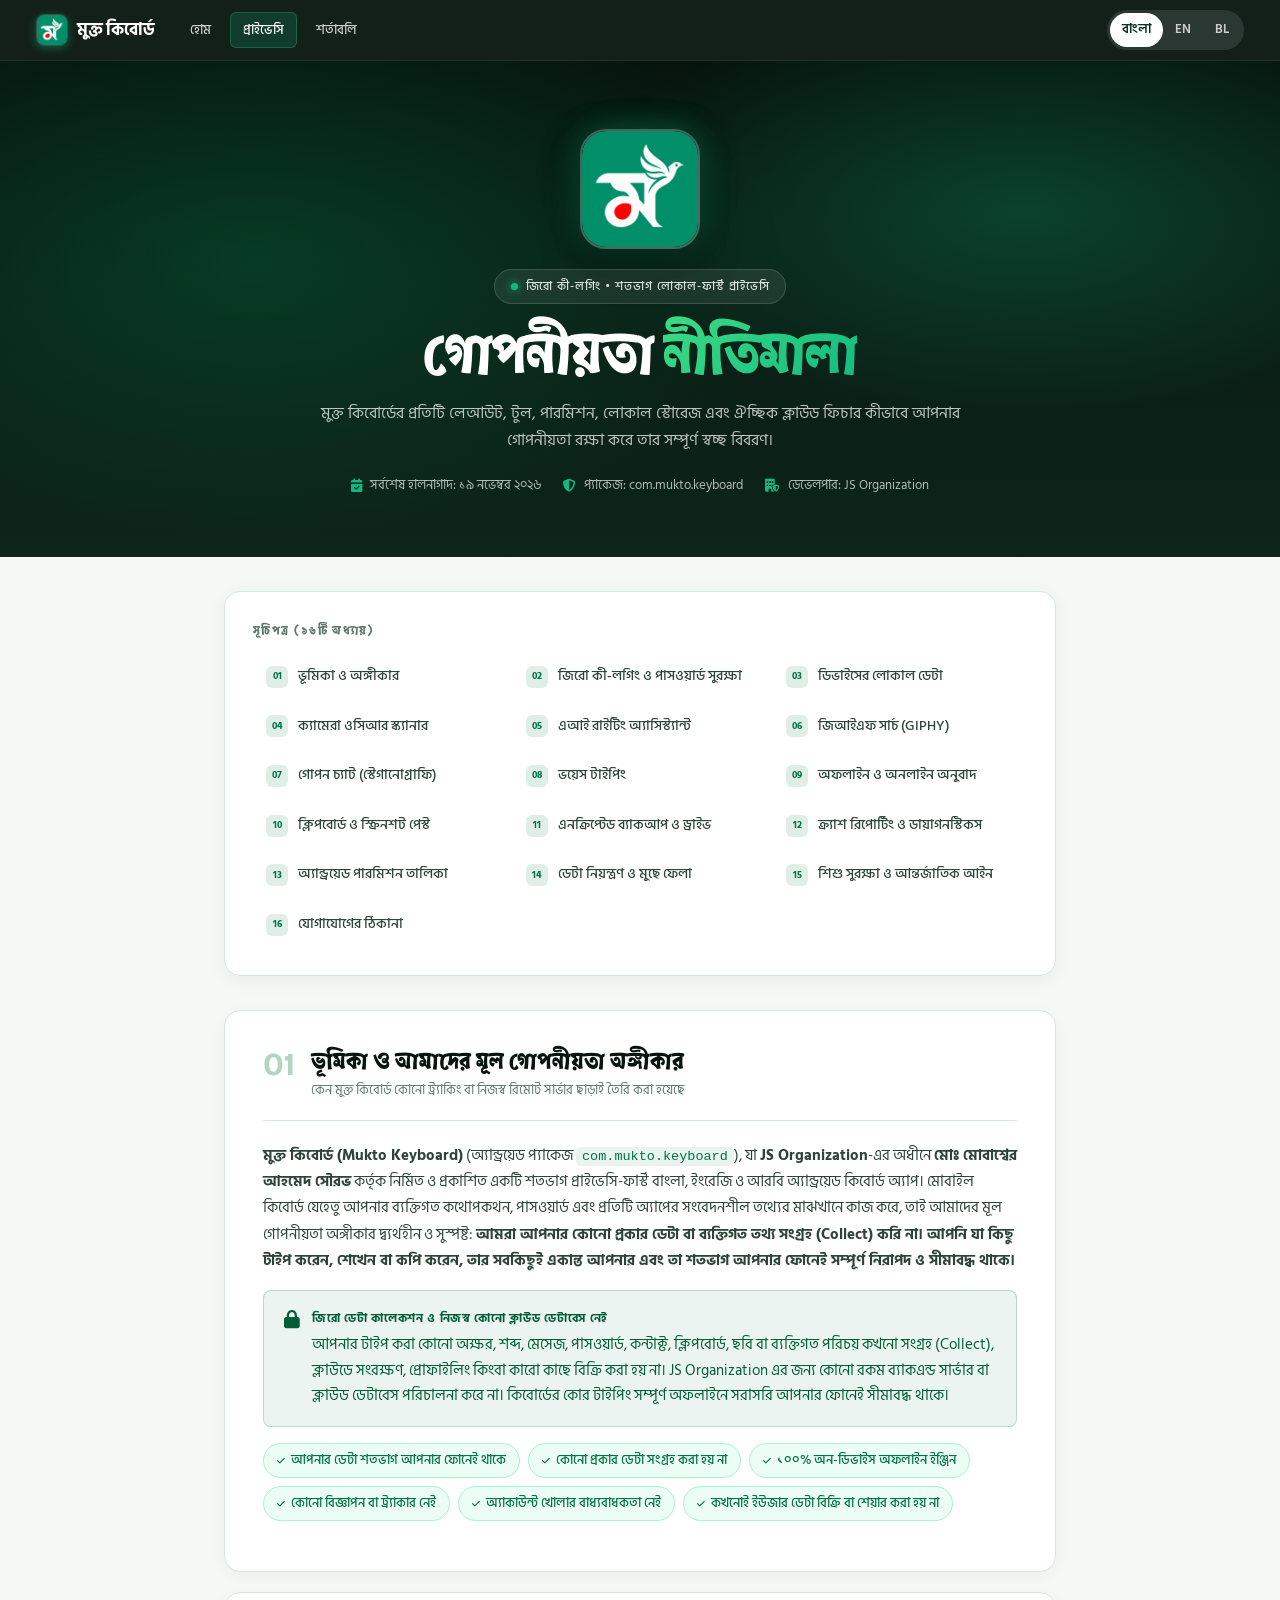
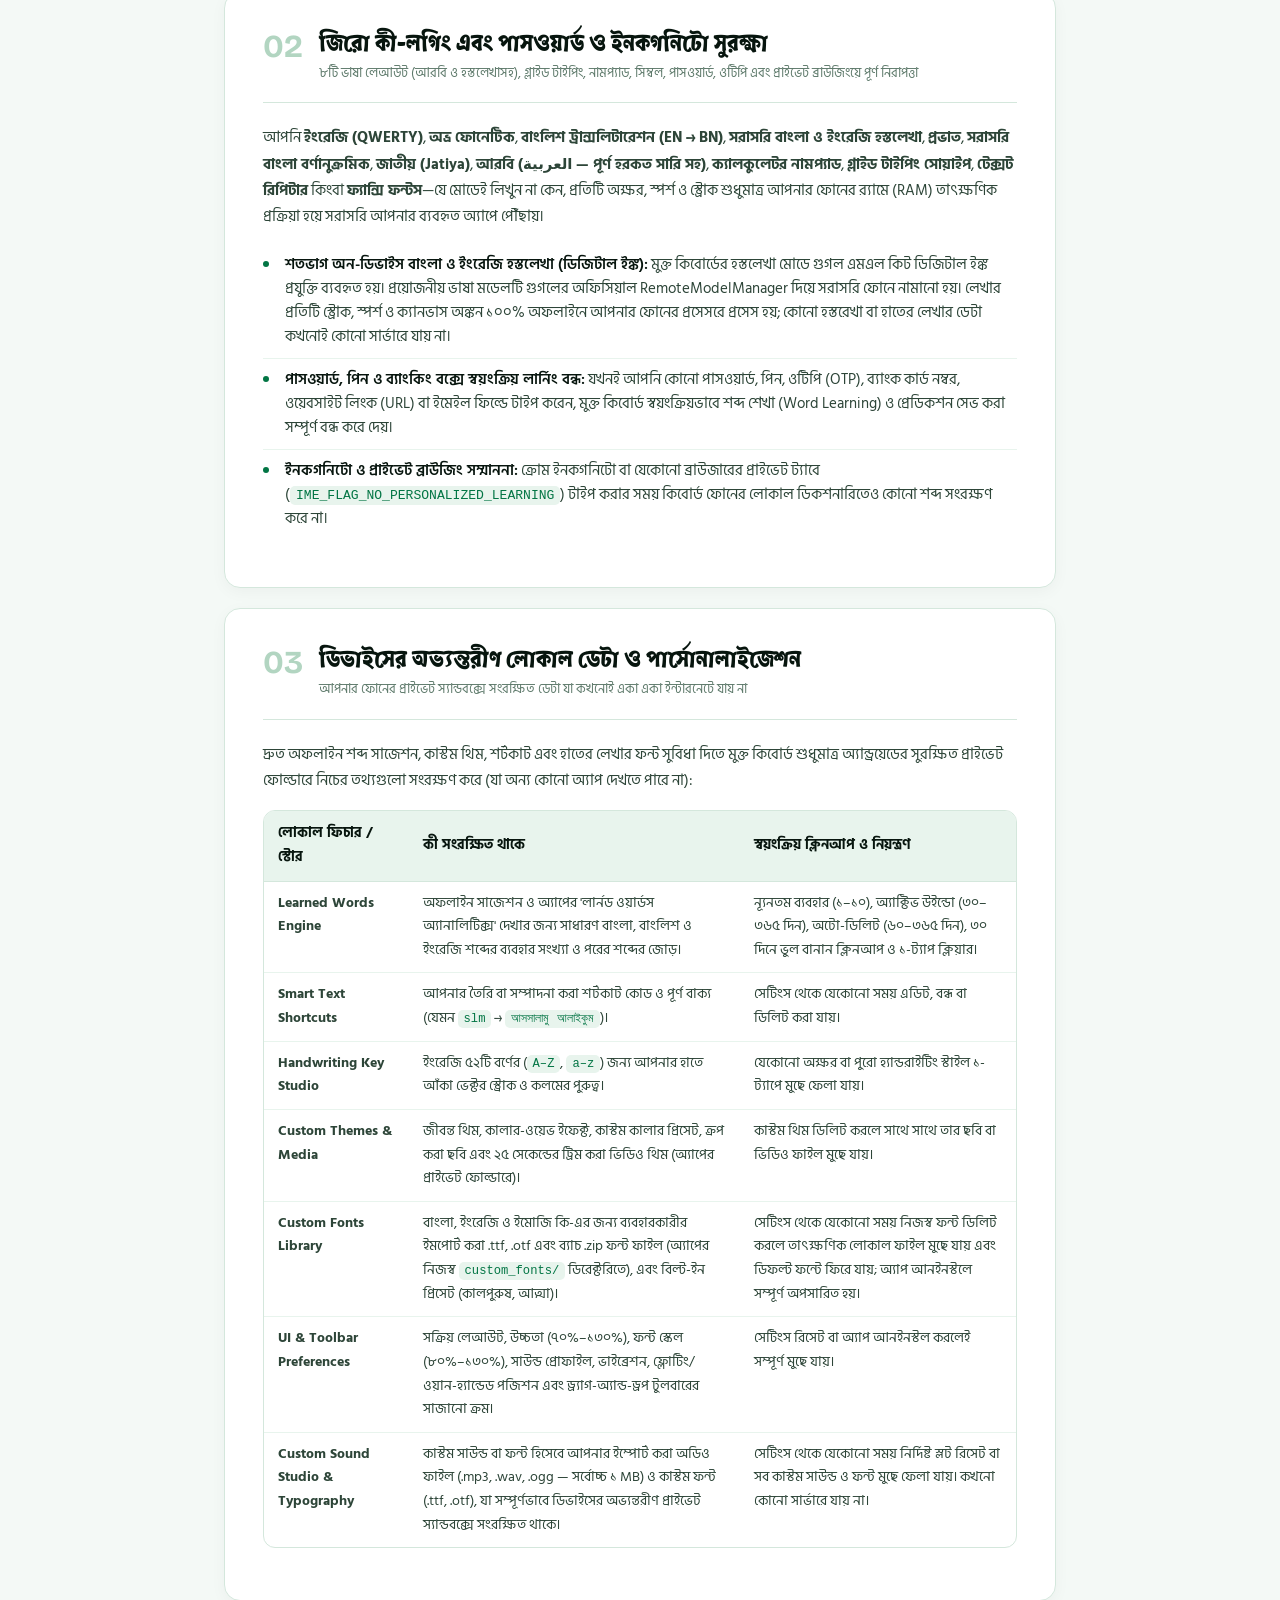
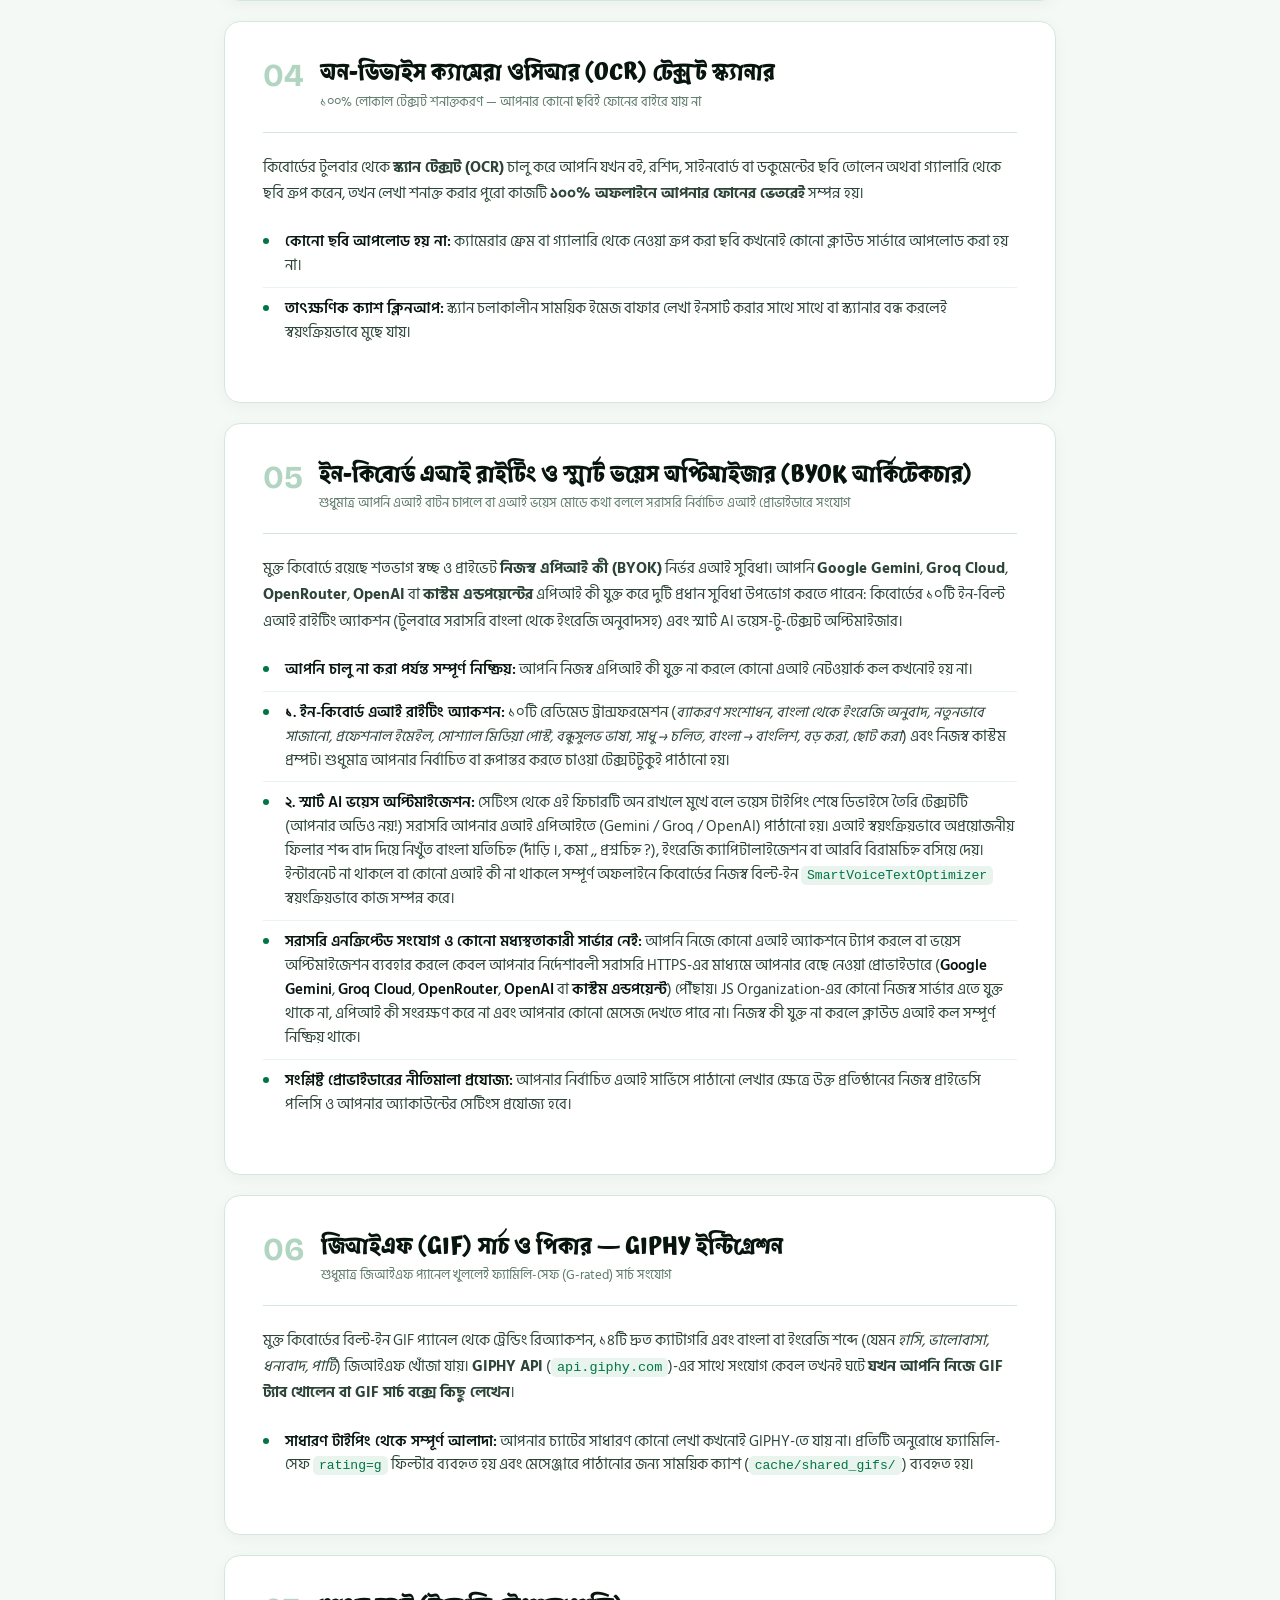
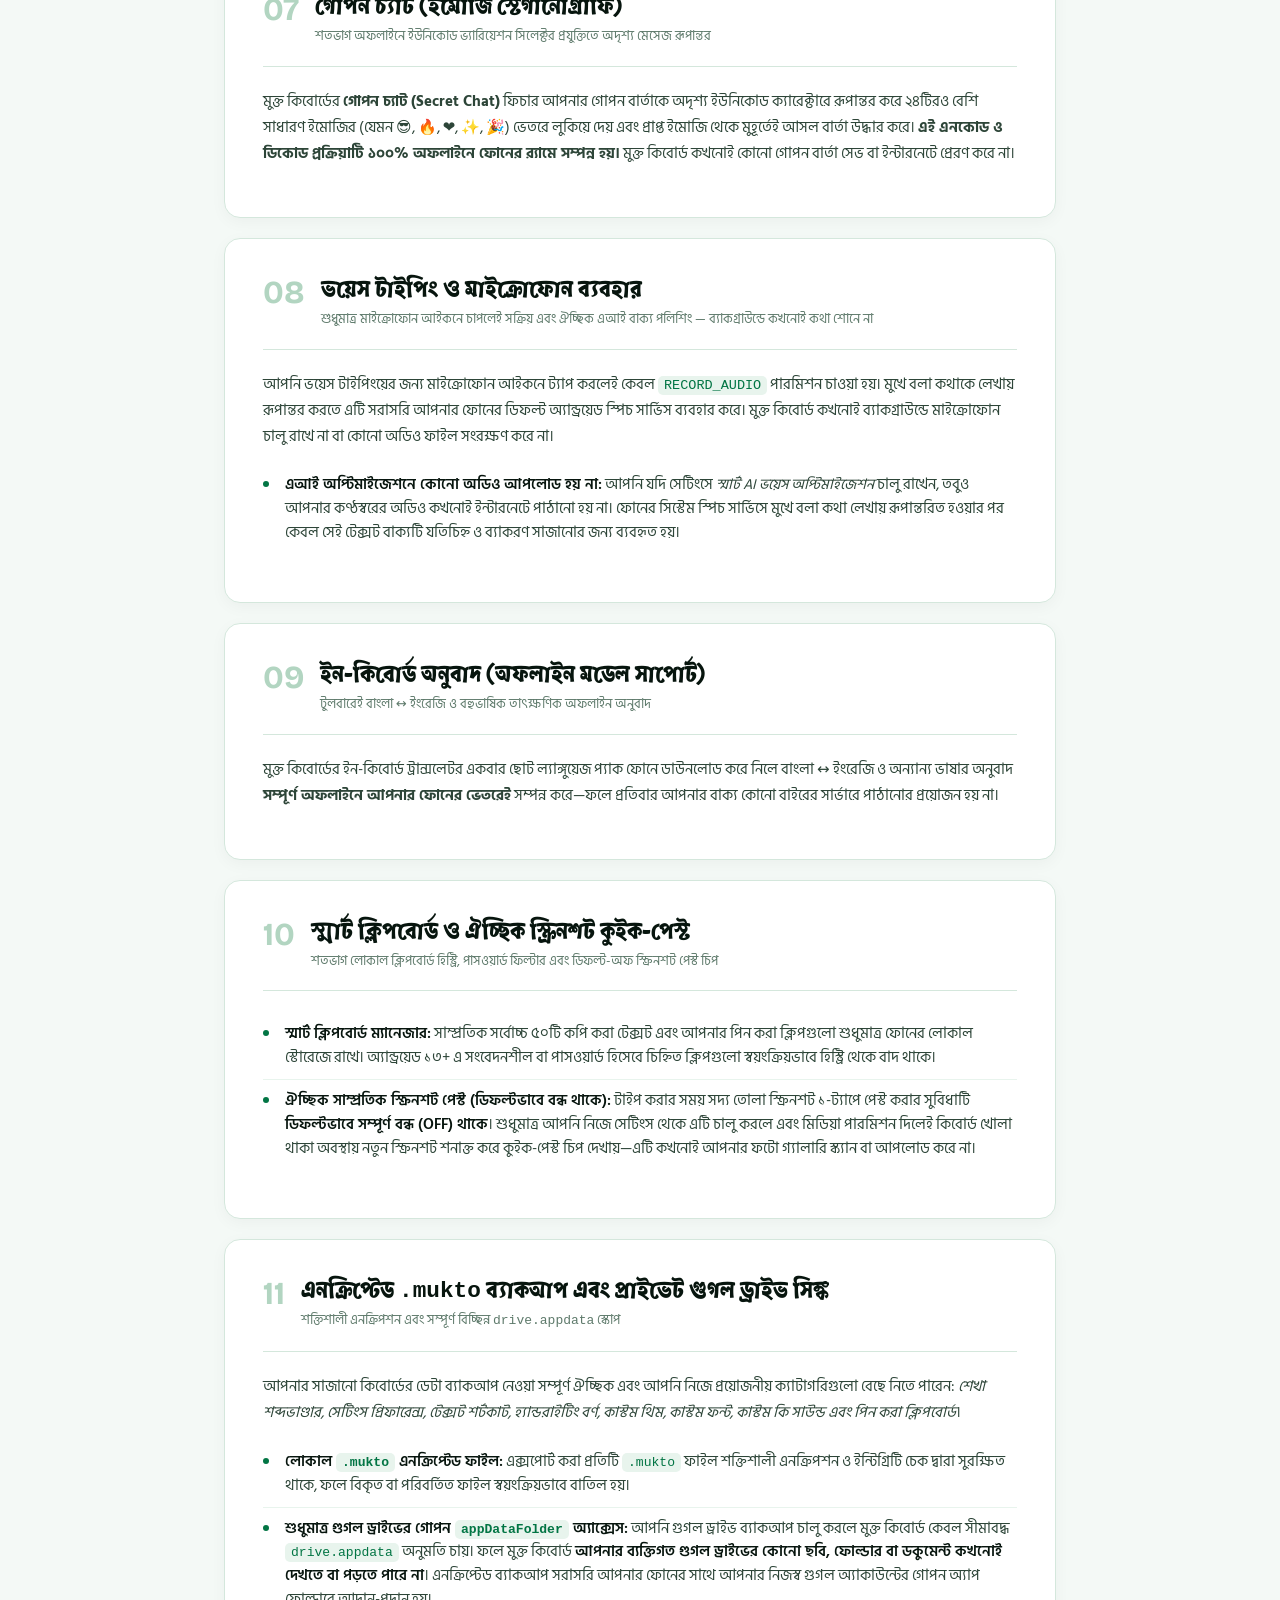
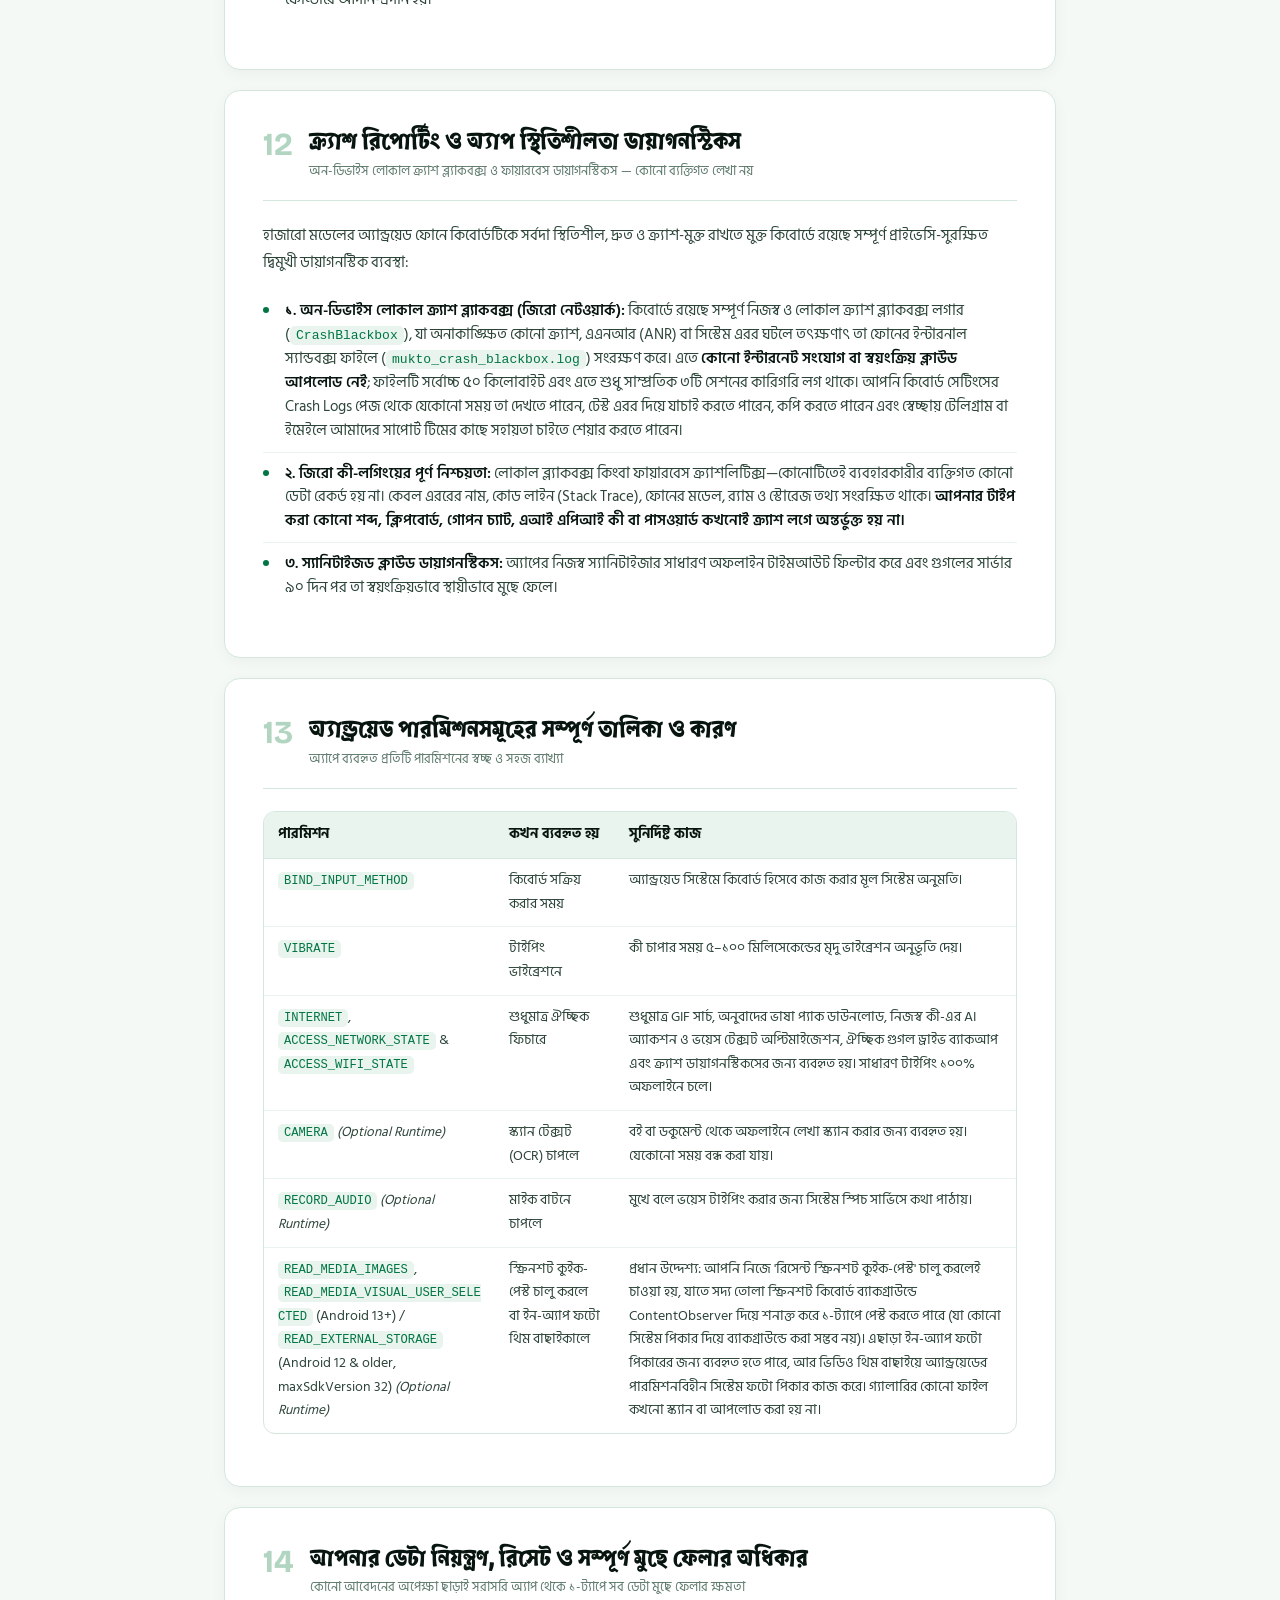
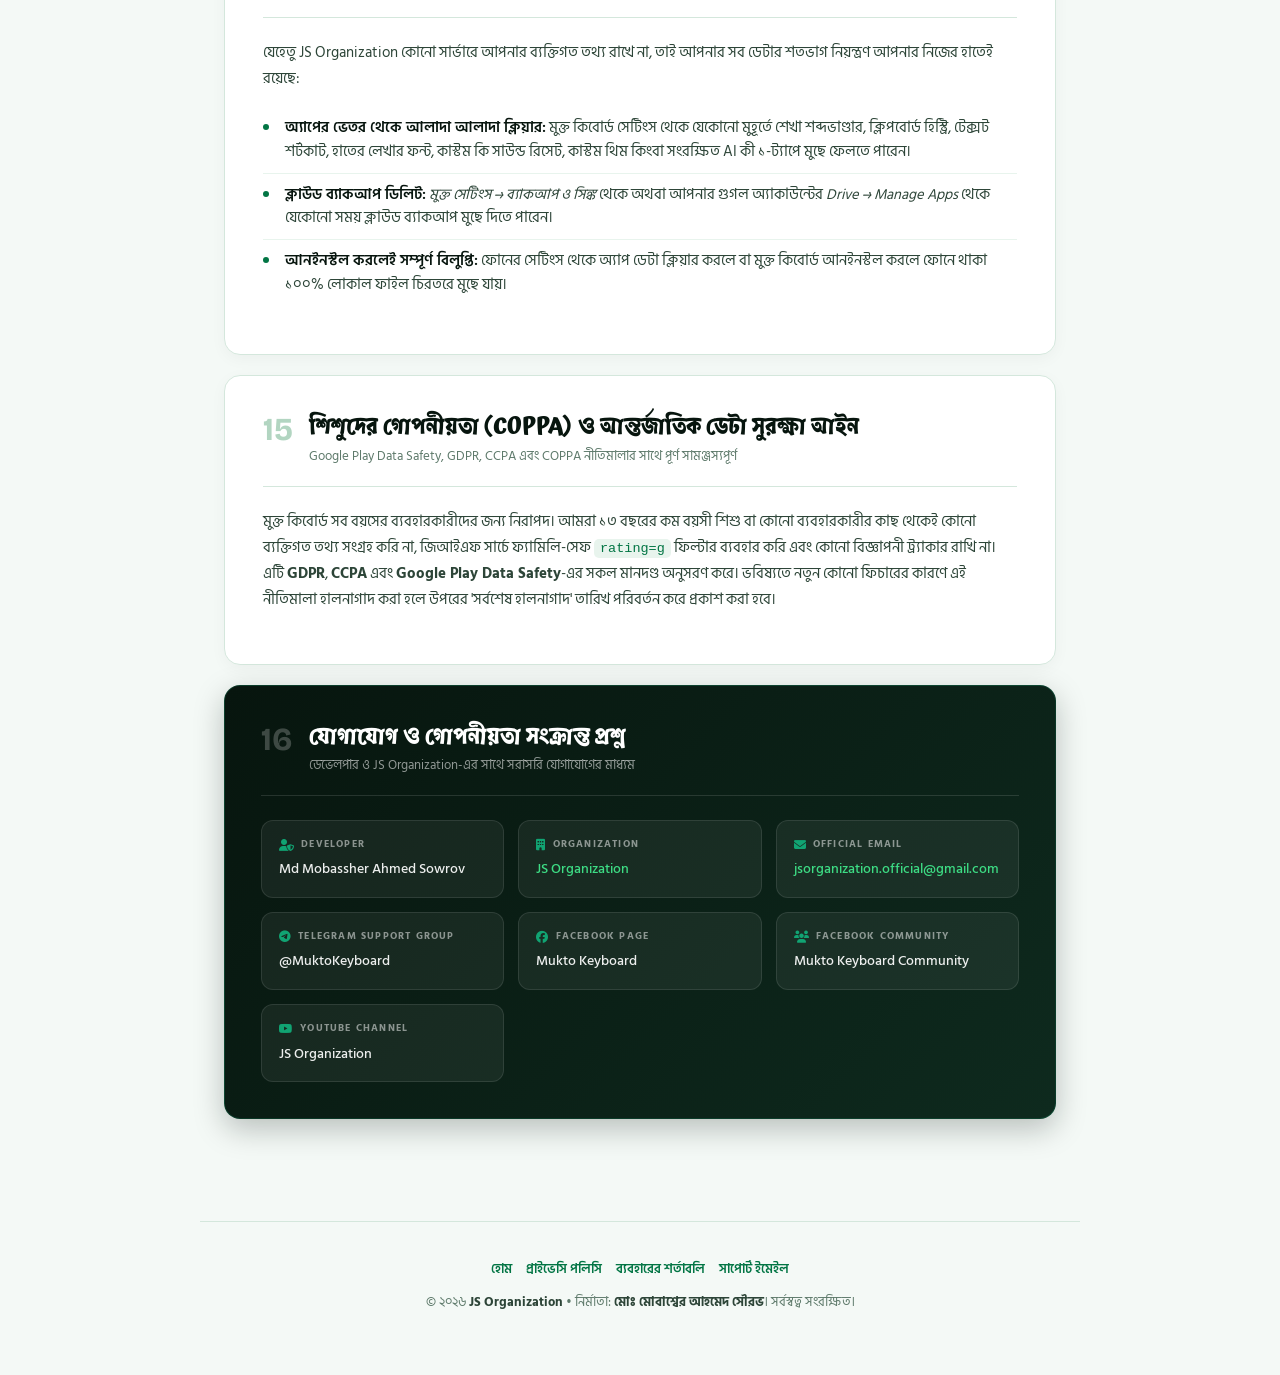
<file: privacy-policy.html>
<!DOCTYPE html>
<html lang="bn" data-lang="bn">

<head>
    <meta charset="UTF-8" />
    <meta name="viewport" content="width=device-width, initial-scale=1.0" />
    <title>Privacy Policy — Mukto Keyboard | 100% Private Bangla, Arabic &amp; English Android Keyboard</title>
    <meta name="description"
        content="Official Privacy Policy for Mukto Keyboard (com.mukto.keyboard) by JS Organization. Zero keylogging, offline typing across 8 layouts (Avro, Banglish, Handwriting, Probhat, National, Bangla, Arabic, English), Glide typing, on-device OCR, BYOK AI (Writing &amp; Voice Optimization), strongly encrypted backup, and full GDPR &amp; Google Play Data Safety compliance." />
    <meta name="keywords"
        content="Mukto Keyboard Privacy Policy, মুক্ত কিবোর্ড প্রাইভেসি পলিসি, Bangla Keyboard Privacy, Arabic Keyboard Android, Handwriting Keyboard Android, Banglish Transliteration, Glide Typing Privacy, Zero Keylogging Keyboard, Voice AI Optimizer, JS Organization, com.mukto.keyboard" />
    <meta name="author" content="Md Mobassher Ahmed Sowrov — JS Organization" />
    <meta name="robots" content="index, follow, max-snippet:-1, max-image-preview:large" />
    <meta name="theme-color" content="#07150e" />
    <link rel="canonical" href="https://mukto.bd/privacy-policy.html" />

    <meta property="og:type" content="website" />
    <meta property="og:site_name" content="Mukto Keyboard" />
    <meta property="og:locale" content="bn_BD" />
    <meta property="og:locale:alternate" content="en_US" />
    <meta property="og:title" content="Privacy Policy — Mukto Keyboard (মুক্ত কিবোর্ড)" />
    <meta property="og:description"
        content="Zero keylogging, 100% on-device typing &amp; learning, 8 layouts with Arabic &amp; Handwriting, Glide typing, offline Camera OCR, BYOK AI, and encrypted backups." />
    <meta property="og:url" content="https://mukto.bd/privacy-policy.html" />
    <meta property="og:image" content="https://mukto.bd/assets/logo.png" />
    <meta property="og:image:type" content="image/png" />
    <meta property="og:image:width" content="512" />
    <meta property="og:image:height" content="512" />
    <meta property="og:image:alt" content="Mukto Keyboard Logo — মুক্ত কিবোর্ড" />

    <meta name="twitter:card" content="summary" />
    <meta name="twitter:title" content="Privacy Policy — Mukto Keyboard (মুক্ত কিবোর্ড)" />
    <meta name="twitter:description"
        content="How Mukto Keyboard protects every keystroke across 8 layouts on your Android device with zero keylogging, Glide typing, BYOK AI voice optimizer, and strict local-first architecture." />
    <meta name="twitter:image" content="https://mukto.bd/assets/logo.png" />
    <meta name="twitter:image:alt" content="Mukto Keyboard Logo — মুক্ত কিবোর্ড" />

    <link rel="icon" type="image/png" href="assets/logo.png" />
    <link rel="apple-touch-icon" href="assets/logo.png" />
    <link rel="manifest" href="manifest.json" />
    <link rel="preconnect" href="https://fonts.googleapis.com" />
    <link rel="preconnect" href="https://fonts.gstatic.com" crossorigin />
    <link
        href="https://fonts.googleapis.com/css2?family=Atma:wght@300;400;500;600;700&amp;family=Bricolage+Grotesque:opsz,wght@12..96,400..800&amp;family=Hind+Siliguri:wght@400;500;600;700&amp;display=swap"
        rel="stylesheet" />
    <link rel="stylesheet" href="https://cdnjs.cloudflare.com/ajax/libs/font-awesome/6.4.0/css/all.min.css" />
    <link rel="stylesheet" href="legal.css?v=20261107v2" />
    <script type="application/json" id="page-meta">
{
  "bn": {
    "title": "গোপনীয়তা নীতিমালা — মুক্ত কিবোর্ড | ১০০% প্রাইভেট বাংলা ও আরবি কিবোর্ড",
    "description": "মুক্ত কিবোর্ডের (com.mukto.keyboard) অফিশিয়াল গোপনীয়তা নীতিমালা। জিরো কী-লগিং, ৮টি লেআউট (হস্তলেখা ও আরবিসহ), গ্লাইড টাইপিং, অন-ডিভাইস ওসিআর, BYOK এআই রাইটিং ও ভয়েস অপ্টিমাইজেশন, এনক্রিপ্টেড ব্যাকআপ এবং GDPR ও Google Play Data Safety সম্মতি।"
  },
  "en": {
    "title": "Privacy Policy — Mukto Keyboard | 100% Private Bangla, Arabic & English Android Keyboard",
    "description": "Official Privacy Policy for Mukto Keyboard (com.mukto.keyboard). Zero keylogging, 8 full layouts with Handwriting & Arabic, Glide typing, on-device OCR, BYOK AI Writing & Voice Optimizer, encrypted backups, and full GDPR compliance."
  },
  "bl": {
    "title": "Privacy Policy — Mukto Keyboard | 100% Private Bangla o Arabic Keyboard",
    "description": "Mukto Keyboard (com.mukto.keyboard)-er official privacy policy: zero keylogging, 8-ti layout (Handwriting o Arabic shoho), Glide typing, on-device OCR, BYOK AI o encrypted backup."
  }
}
    </script>

    <script type="application/ld+json">
    {
      "@context": "https://schema.org",
      "@type": "WebPage",
      "name": "Privacy Policy — Mukto Keyboard",
      "url": "https://mukto.bd/privacy-policy.html",
      "dateModified": "2026-11-15",
      "inLanguage": ["en", "bn"],
      "isPartOf": {
        "@type": "WebSite",
        "name": "Mukto Keyboard",
        "url": "https://mukto.bd/"
      },
      "publisher": {
        "@type": "Organization",
        "name": "JS Organization",
        "founder": {
          "@type": "Person",
          "name": "Md Mobassher Ahmed Sowrov"
        },
        "email": "jsorganization.official@gmail.com",
        "sameAs": ["https://www.facebook.com/profile.php?id=61596055357784", "https://www.facebook.com/groups/1678428126970058", "https://youtube.com/channel/UCpMq9ITrRfIGK2dxVv5R_kw"],
        "contactPoint": {
          "@type": "ContactPoint",
          "contactType": "customer support",
          "email": "jsorganization.official@gmail.com",
          "url": "https://t.me/MuktoKeyboard",
          "availableLanguage": ["bn", "en"]
        }
      }
    }
    </script>
</head>

<body class="lang-bn">

    <nav class="site-nav" aria-label="Primary Navigation">
        <a href="index.html" class="nav-brand">
            <img src="assets/logo.png" alt="Mukto Keyboard Logo" class="nav-brand-img" />
            <span class="lang-en">Mukto Keyboard</span>
            <span class="lang-bn">মুক্ত কিবোর্ড</span>
            <span class="lang-bl">Mukto Keyboard</span>
        </a>
        <div class="nav-links">
            <a href="index.html" class="nav-link">
                <span class="lang-en">Home</span>
                <span class="lang-bn">হোম</span>
                <span class="lang-bl">Home</span>
            </a>
            <a href="privacy-policy.html" class="nav-link active">
                <span class="lang-en">Privacy</span>
                <span class="lang-bn">প্রাইভেসি</span>
                <span class="lang-bl">Privacy</span>
            </a>
            <a href="terms-of-use.html" class="nav-link">
                <span class="lang-en">Terms</span>
                <span class="lang-bn">শর্তাবলি</span>
                <span class="lang-bl">Terms</span>
            </a>
        </div>
        <div class="nav-tools">
            <div class="nav-lang" role="group" aria-label="Language">
                <button type="button" data-lang-btn="bn" class="font-bangla">বাংলা</button>
                <button type="button" data-lang-btn="en">EN</button>
                <button type="button" data-lang-btn="bl">BL</button>
            </div>
        </div>
    </nav>

    <header class="hero">
        <div class="hero-logo-box">
            <div class="hero-logo-card">
                <img src="assets/logo.png" alt="Mukto Keyboard App Icon" class="hero-logo-img" />
            </div>
        </div>
        <div>
            <span class="hero-badge">
                <span class="lang-en">Zero Keylogging • Local-First Privacy Architecture</span>
                <span class="lang-bn">জিরো কী-লগিং • শতভাগ লোকাল-ফার্স্ট প্রাইভেসি</span>
                <span class="lang-bl">Zero Keylogging • 100% Local-First Privacy</span>
            </span>
        </div>

        <h1 class="lang-en">Privacy <span>Policy</span></h1>
        <h1 class="lang-bn">গোপনীয়তা <span>নীতিমালা</span></h1>
        <h1 class="lang-bl">Privacy <span>Policy</span></h1>

        <p class="hero-sub lang-en">Complete, transparent disclosure of how Mukto Keyboard handles every layout, tool,
            permission, local file, and optional cloud feature on your Android device.</p>
        <p class="hero-sub lang-bn">মুক্ত কিবোর্ডের প্রতিটি লেআউট, টুল, পারমিশন, লোকাল স্টোরেজ এবং ঐচ্ছিক ক্লাউড ফিচার
            কীভাবে আপনার গোপনীয়তা রক্ষা করে তার সম্পূর্ণ স্বচ্ছ বিবরণ।</p>
        <p class="hero-sub lang-bl">Mukto Keyboard-er protiti layout, tool, permission, local storage ebong optional
            cloud feature kibhabe apnar privacy rokkha kore tar shompurno swoccho biboron.</p>

        <div class="hero-meta">
            <div class="hero-meta-item">
                <i class="fa-solid fa-calendar-check"></i>
                <span class="lang-en">Last Updated: November 19, 2026</span>
                <span class="lang-bn">সর্বশেষ হালনাগাদ: ১৯ নভেম্বর ২০২৬</span>
                <span class="lang-bl">Last Updated: 19 November 2026</span>
            </div>
            <div class="hero-meta-item">
                <i class="fa-solid fa-shield-halved"></i>
                <span class="lang-en">Package: com.mukto.keyboard</span>
                <span class="lang-bn">প্যাকেজ: com.mukto.keyboard</span>
                <span class="lang-bl">Package: com.mukto.keyboard</span>
            </div>
            <div class="hero-meta-item">
                <i class="fa-solid fa-building-shield"></i>
                <span class="lang-en">Developer: JS Organization</span>
                <span class="lang-bn">ডেভেলপার: JS Organization</span>
                <span class="lang-bl">Developer: JS Organization</span>
            </div>
        </div>
    </header>

    <main class="page-wrap">

        <section class="toc-card" aria-label="Table of Contents">
            <h2 class="lang-en">Contents Overview (16 Sections)</h2>
            <h2 class="lang-bn">সূচিপত্র (১৬টি অধ্যায়)</h2>
            <h2 class="lang-bl">Suchipotro (16-ti Oddhay)</h2>
            <div class="toc-grid">
                <a href="#sec-01" class="toc-link"><span class="toc-num">01</span><span class="lang-en">Introduction
                        &amp; Pledge</span><span class="lang-bn">ভূমিকা ও অঙ্গীকার</span><span class="lang-bl">Bhumika o
                        Ongikar</span></a>
                <a href="#sec-02" class="toc-link"><span class="toc-num">02</span><span class="lang-en">Zero Keylogging
                        Shield</span><span class="lang-bn">জিরো কী-লগিং ও পাসওয়ার্ড সুরক্ষা</span><span
                        class="lang-bl">Zero Keylogging o Password</span></a>
                <a href="#sec-03" class="toc-link"><span class="toc-num">03</span><span class="lang-en">On-Device Local
                        Data</span><span class="lang-bn">ডিভাইসের লোকাল ডেটা</span><span class="lang-bl">Device-er Local
                        Data</span></a>
                <a href="#sec-04" class="toc-link"><span class="toc-num">04</span><span class="lang-en">Camera OCR
                        Scanner</span><span class="lang-bn">ক্যামেরা ওসিআর স্ক্যানার</span><span class="lang-bl">Camera
                        OCR Scanner</span></a>
                <a href="#sec-05" class="toc-link"><span class="toc-num">05</span><span class="lang-en">AI Assistant
                        (BYOK)</span><span class="lang-bn">এআই রাইটিং অ্যাসিস্ট্যান্ট</span><span class="lang-bl">AI
                        Writing Assistant</span></a>
                <a href="#sec-06" class="toc-link"><span class="toc-num">06</span><span class="lang-en">GIF Search
                        (GIPHY)</span><span class="lang-bn">জিআইএফ সার্চ (GIPHY)</span><span class="lang-bl">GIF Search
                        (GIPHY)</span></a>
                <a href="#sec-07" class="toc-link"><span class="toc-num">07</span><span class="lang-en">Secret Chat
                        Steganography</span><span class="lang-bn">গোপন চ্যাট (স্টেগানোগ্রাফি)</span><span
                        class="lang-bl">Secret Chat Steganography</span></a>
                <a href="#sec-08" class="toc-link"><span class="toc-num">08</span><span class="lang-en">Voice
                        Typing</span><span class="lang-bn">ভয়েস টাইপিং</span><span class="lang-bl">Voice
                        Typing</span></a>
                <a href="#sec-09" class="toc-link"><span class="toc-num">09</span><span class="lang-en">In-Keyboard
                        Translation</span><span class="lang-bn">অফলাইন ও অনলাইন অনুবাদ</span><span
                        class="lang-bl">In-Keyboard Translation</span></a>
                <a href="#sec-10" class="toc-link"><span class="toc-num">10</span><span class="lang-en">Clipboard &amp;
                        Screenshots</span><span class="lang-bn">ক্লিপবোর্ড ও স্ক্রিনশট পেস্ট</span><span
                        class="lang-bl">Clipboard o Screenshot</span></a>
                <a href="#sec-11" class="toc-link"><span class="toc-num">11</span><span class="lang-en">Encrypted Backup
                        &amp; Sync</span><span class="lang-bn">এনক্রিপ্টেড ব্যাকআপ ও ড্রাইভ</span><span
                        class="lang-bl">Encrypted Backup o Sync</span></a>
                <a href="#sec-12" class="toc-link"><span class="toc-num">12</span><span class="lang-en">Crash
                        Diagnostics</span><span class="lang-bn">ক্র্যাশ রিপোর্টিং ও ডায়াগনস্টিকস</span><span
                        class="lang-bl">Crash Diagnostics</span></a>
                <a href="#sec-13" class="toc-link"><span class="toc-num">13</span><span class="lang-en">Android
                        Permissions</span><span class="lang-bn">অ্যান্ড্রয়েড পারমিশন তালিকা</span><span
                        class="lang-bl">Android Permissions</span></a>
                <a href="#sec-14" class="toc-link"><span class="toc-num">14</span><span class="lang-en">Data Control
                        &amp; Deletion</span><span class="lang-bn">ডেটা নিয়ন্ত্রণ ও মুছে ফেলা</span><span
                        class="lang-bl">Data Control o Deletion</span></a>
                <a href="#sec-15" class="toc-link"><span class="toc-num">15</span><span class="lang-en">Children &amp;
                        Global Laws</span><span class="lang-bn">শিশু সুরক্ষা ও আন্তর্জাতিক আইন</span><span
                        class="lang-bl">Children o Global Laws</span></a>
                <a href="#sec-16" class="toc-link"><span class="toc-num">16</span><span class="lang-en">Official
                        Contact</span><span class="lang-bn">যোগাযোগের ঠিকানা</span><span class="lang-bl">Jogajoger
                        Thikana</span></a>
            </div>
        </section>

        <article id="sec-01" class="section-card">
            <div class="section-header">
                <div class="section-num">01</div>
                <div>
                    <h2 class="section-title lang-en">Introduction &amp; Core Privacy Commitment</h2>
                    <h2 class="section-title lang-bn">ভূমিকা ও আমাদের মূল গোপনীয়তা অঙ্গীকার</h2>
                    <h2 class="section-title lang-bl">Bhumika o Amader Mul Privacy Ongikar</h2>
                    <div class="section-subtitle lang-en">Why Mukto Keyboard is engineered without user tracking or
                        remote Mukto servers</div>
                    <div class="section-subtitle lang-bn">কেন মুক্ত কিবোর্ড কোনো ট্র্যাকিং বা নিজস্ব রিমোট সার্ভার
                        ছাড়াই তৈরি করা হয়েছে</div>
                    <div class="section-subtitle lang-bl">Keno Mukto Keyboard kono tracking ba remote server charai
                        toiri kora hoyeche</div>
                </div>
            </div>
            <div class="section-body">
                <p class="lang-en"><strong>Mukto Keyboard (মুক্ত কিবোর্ড)</strong> (Android application package
                    <code>com.mukto.keyboard</code>), developed and published by <strong>Md Mobassher Ahmed
                        Sowrov</strong> under <strong>JS Organization</strong>, is a proprietary, privacy-first Bengali,
                    English, and Arabic Android Input Method Editor (IME). Because a mobile keyboard handles your private
                    chats, passwords, and sensitive input across every application, our core privacy commitment is absolute
                    and transparent: <strong>we collect zero data from you. Everything you type, learn, copy, or scan belongs
                        strictly to you and stays 100% on your device.</strong></p>
                <p class="lang-bn"><strong>মুক্ত কিবোর্ড (Mukto Keyboard)</strong> (অ্যান্ড্রয়েড প্যাকেজ
                    <code>com.mukto.keyboard</code>), যা <strong>JS Organization</strong>-এর অধীনে <strong>মোঃ মোবাশ্বের
                        আহমেদ সৌরভ</strong> কর্তৃক নির্মিত ও প্রকাশিত একটি শতভাগ প্রাইভেসি-ফার্স্ট বাংলা, ইংরেজি ও আরবি
                    অ্যান্ড্রয়েড কিবোর্ড অ্যাপ। মোবাইল কিবোর্ড যেহেতু আপনার ব্যক্তিগত কথোপকথন, পাসওয়ার্ড এবং প্রতিটি অ্যাপের
                    সংবেদনশীল তথ্যের মাঝখানে কাজ করে, তাই আমাদের মূল গোপনীয়তা অঙ্গীকার দ্ব্যর্থহীন ও সুস্পষ্ট: <strong>আমরা আপনার
                        কোনো প্রকার ডেটা বা ব্যক্তিগত তথ্য সংগ্রহ (Collect) করি না। আপনি যা কিছু টাইপ করেন, শেখেন বা কপি করেন, তার সবকিছুই
                        একান্ত আপনার এবং তা শতভাগ আপনার ফোনেই সম্পূর্ণ নিরাপদ ও সীমাবদ্ধ থাকে।</strong></p>
                <p class="lang-bl"><strong>Mukto Keyboard</strong> (Android package <code>com.mukto.keyboard</code>), ja
                    <strong>JS Organization</strong>-er odhine <strong>Md Mobassher Ahmed Sowrov</strong> toiri o
                    prokash korechen, ekti 100% privacy-first Bangla, English o Arabic Android keyboard app. Mobile keyboard apnar
                    personal chat, password o protiti app-er sensitive tothyer sathe jukto thake bole amader mul privacy ongikar
                    ekdom porishkar: <strong>amra kono rokom data ba tottho collect kori na. Apnar type kora protiti okkhor, shobdo,
                        clipboard o shob kichu 100% apnar nijer phone-ei surakkhito thake.</strong></p>

                <div class="callout safe">
                    <i class="fa-solid fa-lock"></i>
                    <div>
                        <strong class="lang-en">Zero Data Collection &amp; Zero Cloud Database</strong>
                        <strong class="lang-bn">জিরো ডেটা কালেকশন ও নিজস্ব কোনো ক্লাউড ডেটাবেস নেই</strong>
                        <strong class="lang-bl">Zero Data Collection o Nijossho Kono Cloud Database Nei</strong>
                        <span class="lang-en">Your keystrokes, words, messages, passwords, contacts, clipboard history, photos, or personal identity are never collected, stored, profiled, or sold to anyone. JS Organization does not operate any backend server or cloud database for user data. All core typing runs 100% offline directly inside your phone.</span>
                        <span class="lang-bn">আপনার টাইপ করা কোনো অক্ষর, শব্দ, মেসেজ, পাসওয়ার্ড, কন্টাক্ট, ক্লিপবোর্ড, ছবি বা ব্যক্তিগত পরিচয় কখনো সংগ্রহ (Collect), ক্লাউডে সংরক্ষণ, প্রোফাইলিং কিংবা কারো কাছে বিক্রি করা হয় না। JS Organization এর জন্য কোনো রকম ব্যাকএন্ড সার্ভার বা ক্লাউড ডেটাবেস পরিচালনা করে না। কিবোর্ডের কোর টাইপিং সম্পূর্ণ অফলাইনে সরাসরি আপনার ফোনেই সীমাবদ্ধ থাকে।</span>
                        <span class="lang-bl">Apnar type kora kono okkhor, shobdo, message, password, contact, clipboard, chobi ba porichoy kokhonoi collect, save ba karo kache bikri kora hoy na. JS Organization er jonno kono rokom backend server ba cloud database chalay na. Keyboard-er core typing shompurno offline-e apnar phoner vetorei thake.</span>
                    </div>
                </div>

                <div class="pill-grid">
                    <span class="pill allowed"><span class="lang-en">Your Data Stays 100% on Your Phone</span><span
                            class="lang-bn">আপনার ডেটা শতভাগ আপনার ফোনেই থাকে</span><span class="lang-bl">Apnar Data
                            100% Phoner Vetorei Thake</span></span>
                    <span class="pill allowed"><span class="lang-en">Zero Data Collection Guarantee</span><span
                            class="lang-bn">কোনো প্রকার ডেটা সংগ্রহ করা হয় না</span><span class="lang-bl">Kono Prokar
                            Data Collect Kora Hoy Na</span></span>
                    <span class="pill allowed"><span class="lang-en">100% On-Device Offline Core Engine</span><span
                            class="lang-bn">১০০% অন-ডিভাইস অফলাইন ইঞ্জিন</span><span class="lang-bl">100% On-Device
                            Offline Core Engine</span></span>
                    <span class="pill allowed"><span class="lang-en">No Ad SDKs or Cross-App Trackers</span><span
                            class="lang-bn">কোনো বিজ্ঞাপন বা ট্র্যাকার নেই</span><span class="lang-bl">Kono Ad SDK ba
                            Tracker Nei</span></span>
                    <span class="pill allowed"><span class="lang-en">No Mandatory Account Sign-Up</span><span
                            class="lang-bn">অ্যাকাউন্ট খোলার বাধ্যবাধকতা নেই</span><span class="lang-bl">Account
                            Kholar Dorkar Nei</span></span>
                    <span class="pill allowed"><span class="lang-en">Zero Selling or Sharing of User Data</span><span
                            class="lang-bn">কখনোই ইউজার ডেটা বিক্রি বা শেয়ার করা হয় না</span><span class="lang-bl">Kokhonoi Data
                            Bikri ba Share Kora Hoy Na</span></span>
                </div>
            </div>
        </article>

        <article id="sec-02" class="section-card">
            <div class="section-header">
                <div class="section-num">02</div>
                <div>
                    <h2 class="section-title lang-en">Zero Keylogging &amp; Sensitive Input Shield</h2>
                    <h2 class="section-title lang-bn">জিরো কী-লগিং এবং পাসওয়ার্ড ও ইনকগনিটো সুরক্ষা</h2>
                    <h2 class="section-title lang-bl">Zero Keylogging ebong Password o Incognito Surokkha</h2>
                    <div class="section-subtitle lang-en">Protection across all 8 language layouts (including Arabic &amp;
                        Handwriting), Glide Typing, Numpad, Symbols, Passwords, OTPs, and Private Tabs</div>
                    <div class="section-subtitle lang-bn">৮টি ভাষা লেআউট (আরবি ও হস্তলেখাসহ), গ্লাইড টাইপিং, নামপ্যাড,
                        সিম্বল, পাসওয়ার্ড, ওটিপি এবং প্রাইভেট ব্রাউজিংয়ে পূর্ণ নিরাপত্তা</div>
                    <div class="section-subtitle lang-bl">8-ti bhasha layout (Arabic o Handwriting shoho), Glide Typing,
                        Numpad, Symbol, Password, OTP ebong Private Tab-e purno nirapotta</div>
                </div>
            </div>
            <div class="section-body">
                <p class="lang-en">Every character, stroke, or gesture you input across <strong>English QWERTY</strong>,
                    <strong>Avro Phonetic (অভ্র ফোনেটিক)</strong>, <strong>EN → BN Banglish Transliteration</strong>,
                    <strong>Bengali &amp; English Handwriting (বাংলা হস্তলেখা)</strong>, <strong>Probhat (প্রভাত)</strong>,
                    <strong>Direct Bangla Alphabetical (বাংলা বর্ণানুক্রমিক)</strong>, <strong>National / Jatiya
                        (জাতীয়)</strong>, <strong>Arabic (العربية — with dedicated Harakat row)</strong>, the
                    <strong>Calculator Numpad</strong>, <strong>Glide Typing trails</strong>, <strong>Text Repeater</strong>,
                    and <strong>Fancy Unicode Fonts</strong> is processed strictly inside your phone's volatile memory (RAM)
                    to deliver text to your active app via Android's standard <code>InputConnection</code> API.</p>
                <p class="lang-bn">আপনি <strong>ইংরেজি (QWERTY)</strong>, <strong>অভ্র ফোনেটিক</strong>, <strong>বাংলিশ
                        ট্রান্সলিটারেশন (EN → BN)</strong>, <strong>সরাসরি বাংলা ও ইংরেজি হস্তলেখা</strong>,
                    <strong>প্রভাত</strong>, <strong>সরাসরি বাংলা বর্ণানুক্রমিক</strong>, <strong>জাতীয় (Jatiya)</strong>,
                    <strong>আরবি (العربية — পূর্ণ হরকত সারি সহ)</strong>, <strong>ক্যালকুলেটর নামপ্যাড</strong>, <strong>গ্লাইড
                        টাইপিং সোয়াইপ</strong>, <strong>টেক্সট রিপিটার</strong> কিংবা <strong>ফ্যান্সি ফন্টস</strong>—যে
                    মোডেই লিখুন না কেন, প্রতিটি অক্ষর, স্পর্শ ও স্ট্রোক শুধুমাত্র আপনার ফোনের র‍্যামে (RAM) তাৎক্ষণিক প্রক্রিয়া
                    হয়ে সরাসরি আপনার ব্যবহৃত অ্যাপে পৌঁছায়।
                </p>
                <p class="lang-bl">Apni <strong>English QWERTY</strong>, <strong>Avro Phonetic</strong>, <strong>Banglish
                        Transliteration</strong>, <strong>Handwriting Canvas</strong>, <strong>Probhat</strong>, <strong>Bangla
                        Bornonukromik</strong>, <strong>National (Jatiya)</strong>, <strong>Arabic (العربية)</strong>,
                    <strong>Calculator Numpad</strong>, <strong>Glide Typing</strong> ba <strong>Fancy Fonts</strong>—je
                    mode-ei likhun na keno, protiti okkhor o stroke shudhumatro apnar phone-er RAM-e process hoye shorashori
                    active app-e jay.</p>

                <ul class="policy-list">
                    <li>
                        <span class="lang-en"><strong>100% On-Device Bengali &amp; English Handwriting (Digital Ink):</strong>
                            Mukto Keyboard's handwriting layout utilizes Google ML Kit Digital Ink Recognition. The handwriting model
                            is downloaded directly to your phone via Google's secure RemoteModelManager. All gesture coordinate tracking,
                            stroke analysis, and letter classification execute entirely on your device hardware with zero network connectivity.
                            Your handwriting strokes, drawings, or vector paths are NEVER sent to any remote server.</span>
                        <span class="lang-bn"><strong>শতভাগ অন-ডিভাইস বাংলা ও ইংরেজি হস্তলেখা (ডিজিটাল ইঙ্ক):</strong>
                            মুক্ত কিবোর্ডের হস্তলেখা মোডে গুগল এমএল কিট ডিজিটাল ইঙ্ক প্রযুক্তি ব্যবহৃত হয়। প্রয়োজনীয় ভাষা মডেলটি গুগলের
                            অফিসিয়াল RemoteModelManager দিয়ে সরাসরি ফোনে নামানো হয়। লেখার প্রতিটি স্ট্রোক, স্পর্শ ও ক্যানভাস অঙ্কন ১০০% অফলাইনে
                            আপনার ফোনের প্রসেসরে প্রসেস হয়; কোনো হস্তরেখা বা হাতের লেখার ডেটা কখনোই কোনো সার্ভারে যায় না।</span>
                        <span class="lang-bl"><strong>100% On-Device Handwriting Processing:</strong> Handwriting mode-e
                            canvas-e anka shob stroke 100% phone-er hardware-e offline-e process hoy. Kono stroke ba hater lekhar
                            data kokhonoi internet-e pathano hoy na.</span>
                    </li>
                    <li>
                        <span class="lang-en"><strong>Automatic Password, PIN &amp; Financial Field Freeze:</strong>
                            Whenever Android signals a password, visible password, web password, numeric PIN, one-time
                            verification code (OTP), credit/debit card input, URI/URL bar, or email address field, Mukto
                            Keyboard immediately disables word learning, next-word prediction logging, and auto-space
                            interference.</span>
                        <span class="lang-bn"><strong>পাসওয়ার্ড, পিন ও ব্যাংকিং বক্সে স্বয়ংক্রিয় লার্নিং
                                বন্ধ:</strong> যখনই আপনি কোনো পাসওয়ার্ড, পিন, ওটিপি (OTP), ব্যাংক কার্ড নম্বর,
                            ওয়েবসাইট লিংক (URL) বা ইমেইল ফিল্ডে টাইপ করেন, মুক্ত কিবোর্ড স্বয়ংক্রিয়ভাবে শব্দ শেখা
                            (Word Learning) ও প্রেডিকশন সেভ করা সম্পূর্ণ বন্ধ করে দেয়।</span>
                        <span class="lang-bl"><strong>Password, PIN o Banking Field-e Auto Freeze:</strong> Jokhoni apni
                            password, PIN, OTP, card number, website URL ba email field-e type koren, Mukto Keyboard
                            sathe sathe word learning o prediction save kora bondho kore dey.</span>
                    </li>
                    <li>
                        <span class="lang-en"><strong>Browser Incognito / Private Mode Respect:</strong> Mukto Keyboard
                            honors Android's <code>IME_FLAG_NO_PERSONALIZED_LEARNING</code> flag requested by Chrome
                            Incognito, Firefox Private Browsing, Brave, DuckDuckGo, and secure messengers—zero words or
                            bigrams are written to local storage during private sessions.</span>
                        <span class="lang-bn"><strong>ইনকগনিটো ও প্রাইভেট ব্রাউজিং সম্মাননা:</strong> ক্রোম ইনকগনিটো বা
                            যেকোনো ব্রাউজারের প্রাইভেট ট্যাবে (<code>IME_FLAG_NO_PERSONALIZED_LEARNING</code>) টাইপ করার
                            সময় কিবোর্ড ফোনের লোকাল ডিকশনারিতেও কোনো শব্দ সংরক্ষণ করে না।</span>
                        <span class="lang-bl"><strong>Incognito o Private Mode Sommanona:</strong> Chrome Incognito ba
                            browser-er Private Tab-e (<code>IME_FLAG_NO_PERSONALIZED_LEARNING</code>) type korar somoy
                            keyboard phone-er local dictionary-teo kono shobdo save kore na.</span>
                    </li>
                </ul>
            </div>
        </article>

        <article id="sec-03" class="section-card">
            <div class="section-header">
                <div class="section-num">03</div>
                <div>
                    <h2 class="section-title lang-en">On-Device Local Data &amp; Personalization Storage</h2>
                    <h2 class="section-title lang-bn">ডিভাইসের অভ্যন্তরীণ লোকাল ডেটা ও পার্সোনালাইজেশন</h2>
                    <h2 class="section-title lang-bl">Device-er Local Data o Personalization Storage</h2>
                    <div class="section-subtitle lang-en">Exact files stored inside your Android app-private sandbox —
                        never uploaded automatically</div>
                    <div class="section-subtitle lang-bn">আপনার ফোনের প্রাইভেট স্যান্ডবক্সে সংরক্ষিত ডেটা যা কখনোই একা
                        একা ইন্টারনেটে যায় না</div>
                    <div class="section-subtitle lang-bl">Apnar phone-er private sandbox-e rakha data ja kokhonoi eka
                        internet-e jay na</div>
                </div>
            </div>
            <div class="section-body">
                <p class="lang-en">To provide fast offline word suggestions, custom themes, shortcuts, and handwriting
                    keys, Mukto Keyboard stores the following data strictly inside Android's protected internal app
                    directory (inaccessible to other apps on non-rooted devices):</p>
                <p class="lang-bn">দ্রুত অফলাইন শব্দ সাজেশন, কাস্টম থিম, শর্টকাট এবং হাতের লেখার ফন্ট সুবিধা দিতে মুক্ত
                    কিবোর্ড শুধুমাত্র অ্যান্ড্রয়েডের সুরক্ষিত প্রাইভেট ফোল্ডারে নিচের তথ্যগুলো সংরক্ষণ করে (যা অন্য
                    কোনো অ্যাপ দেখতে পারে না):</p>
                <p class="lang-bl">Druto offline suggestion, custom theme, shortcut ebong handwriting key subidha dite
                    Mukto Keyboard shudhumatro Android-er surakkhito private folder-e nicher data-gulo save kore:</p>

                <div class="data-matrix-wrap">
                    <table class="data-matrix-table">
                        <thead>
                            <tr>
                                <th><span class="lang-en">Local Feature / Store</span><span class="lang-bn">লোকাল ফিচার
                                        / স্টোর</span><span class="lang-bl">Local Feature / Store</span></th>
                                <th><span class="lang-en">What Is Stored Locally</span><span class="lang-bn">কী সংরক্ষিত
                                        থাকে</span><span class="lang-bl">Ki Save Thake</span></th>
                                <th><span class="lang-en">Auto-Cleanup &amp; Control</span><span
                                        class="lang-bn">স্বয়ংক্রিয় ক্লিনআপ ও নিয়ন্ত্রণ</span><span
                                        class="lang-bl">Auto-Cleanup o Control</span></th>
                            </tr>
                        </thead>
                        <tbody>
                            <tr>
                                <td><strong>Learned Words Engine</strong></td>
                                <td>
                                    <span class="lang-en">Non-sensitive Bangla, Banglish &amp; English word frequencies
                                        and next-word pairs for offline suggestions and your in-app Learned Words
                                        Analytics view.</span>
                                    <span class="lang-bn">অফলাইন সাজেশন ও অ্যাপের 'লার্নড ওয়ার্ডস অ্যানালিটিক্স' দেখার
                                        জন্য সাধারণ বাংলা, বাংলিশ ও ইংরেজি শব্দের ব্যবহার সংখ্যা ও পরের শব্দের
                                        জোড়।</span>
                                    <span class="lang-bl">Offline suggestion o Learned Words Analytics dekhar jonno
                                        sadharon Bangla, Banglish o English shobder frequency o next-word pair.</span>
                                </td>
                                <td>
                                    <span class="lang-en">Configurable min count (1–10), active window (30–365d),
                                        auto-delete (60–365d), 30-day single-use typo purge, plus 1-tap wipe.</span>
                                    <span class="lang-bn">ন্যূনতম ব্যবহার (১–১০), অ্যাক্টিভ উইন্ডো (৩০–৩৬৫ দিন),
                                        অটো-ডিলিট (৬০–৩৬৫ দিন), ৩০ দিনে ভুল বানান ক্লিনআপ ও ১-ট্যাপ ক্লিয়ার।</span>
                                    <span class="lang-bl">Min count (1–10), active window (30–365d), auto-delete
                                        (60–365d), 30-day typo cleanup ebong 1-tap reset.</span>
                                </td>
                            </tr>
                            <tr>
                                <td><strong>Smart Text Shortcuts</strong></td>
                                <td>
                                    <span class="lang-en">Trigger codes and expanded phrases (e.g., <code>slm</code> →
                                        <code>আসসালামু আলাইকুম</code>) you create or edit.</span>
                                    <span class="lang-bn">আপনার তৈরি বা সম্পাদনা করা শর্টকাট কোড ও পূর্ণ বাক্য (যেমন
                                        <code>slm</code> → <code>আসসালামু আলাইকুম</code>)।</span>
                                    <span class="lang-bl">Apnar toiri ba edit kora shortcut code o purno bakko (jemon
                                        <code>slm</code> → <code>আসসালামু আলাইকুম</code>).</span>
                                </td>
                                <td>
                                    <span class="lang-en">Edit, toggle, or delete individually anytime in
                                        Settings.</span>
                                    <span class="lang-bn">সেটিংস থেকে যেকোনো সময় এডিট, বন্ধ বা ডিলিট করা যায়।</span>
                                    <span class="lang-bl">Settings theke jekono somoy edit, off ba delete kora
                                        jay.</span>
                                </td>
                            </tr>
                            <tr>
                                <td><strong>Handwriting Key Studio</strong></td>
                                <td>
                                    <span class="lang-en">Your drawn vector strokes and pen thickness for the 52 English
                                        letters (<code>A–Z</code>, <code>a–z</code>).</span>
                                    <span class="lang-bn">ইংরেজি ৫২টি বর্ণের (<code>A–Z</code>, <code>a–z</code>) জন্য
                                        আপনার হাতে আঁকা ভেক্টর স্ট্রোক ও কলমের পুরুত্ব।</span>
                                    <span class="lang-bl">English 52-ti borner (<code>A–Z</code>, <code>a–z</code>)
                                        jonno apnar hate aka stroke o pen thickness.</span>
                                </td>
                                <td>
                                    <span class="lang-en">Clear individual letters or delete entire handwriting style
                                        anytime.</span>
                                    <span class="lang-bn">যেকোনো অক্ষর বা পুরো হ্যান্ডরাইটিং স্টাইল ১-ট্যাপে মুছে ফেলা
                                        যায়।</span>
                                    <span class="lang-bl">Jekono letter ba puro handwriting style 1-tap-e muche fela
                                        jay.</span>
                                </td>
                            </tr>
                            <tr>
                                <td><strong>Custom Themes &amp; Media</strong></td>
                                <td>
                                    <span class="lang-en">Living World / ColorWave selections, custom color presets,
                                        cropped background photos, and trimmed (up to 25s) loop videos copied into
                                        private storage.</span>
                                    <span class="lang-bn">জীবন্ত থিম, কালার-ওয়েভ ইফেক্ট, কাস্টম কালার প্রিসেট, ক্রপ করা
                                        ছবি এবং ২৫ সেকেন্ডের ট্রিম করা ভিডিও থিম (অ্যাপের প্রাইভেট ফোল্ডারে)।</span>
                                    <span class="lang-bl">Living World theme, ColorWave effect, custom preset, crop kora
                                        chobi ebong 25s trim kora video theme.</span>
                                </td>
                                <td>
                                    <span class="lang-en">Deleting a custom theme immediately removes its local
                                        image/video asset.</span>
                                    <span class="lang-bn">কাস্টম থিম ডিলিট করলে সাথে সাথে তার ছবি বা ভিডিও ফাইল মুছে
                                        যায়।</span>
                                    <span class="lang-bl">Custom theme delete korle sathe sathe tar image/video file
                                        muche jay.</span>
                                </td>
                            </tr>
                            <tr>
                                <td><strong>Custom Fonts Library</strong></td>
                                <td>
                                    <span class="lang-en">User-imported .ttf, .otf, and batch .zip font files saved
                                        inside your app-private <code>custom_fonts/</code> directory for Bengali,
                                        English, and Emoji keys, plus built-in preset selections (Kalpurush,
                                        Atma).</span>
                                    <span class="lang-bn">বাংলা, ইংরেজি ও ইমোজি কি-এর জন্য ব্যবহারকারীর ইমপোর্ট করা
                                        .ttf, .otf এবং ব্যাচ .zip ফন্ট ফাইল (অ্যাপের নিজস্ব <code>custom_fonts/</code>
                                        ডিরেক্টরিতে), এবং বিল্ট-ইন প্রিসেট (কালপুরুষ, আত্মা)।</span>
                                    <span class="lang-bl">Bangla, English o Emoji key-r jonno user-er import kora .ttf,
                                        .otf o batch .zip font file (app-er <code>custom_fonts/</code> folder-e), ebong
                                        preset font (Kalpurush, Atma).</span>
                                </td>
                                <td>
                                    <span class="lang-en">Delete individual custom fonts anytime in Settings to
                                        immediately erase local files and revert to default system font; wiped on app
                                        uninstall.</span>
                                    <span class="lang-bn">সেটিংস থেকে যেকোনো সময় নিজস্ব ফন্ট ডিলিট করলে তাৎক্ষণিক লোকাল
                                        ফাইল মুছে যায় এবং ডিফল্ট ফন্টে ফিরে যায়; অ্যাপ আনইনস্টলে সম্পূর্ণ অপসারিত
                                        হয়।</span>
                                    <span class="lang-bl">Settings theke jekono somoy custom font delete korle sathe
                                        sathe local file muche jay o default font-e phire jay; app uninstall-e wipe
                                        hoy.</span>
                                </td>
                            </tr>
                            <tr>
                                <td><strong>UI &amp; Toolbar Preferences</strong></td>
                                <td>
                                    <span class="lang-en">Active layout, keyboard height (70%–130%), font scale
                                        (80%–130%), sound profile, vibration strength, Floating/One-Handed geometry, and
                                        modular drag-and-drop toolbar order.</span>
                                    <span class="lang-bn">সক্রিয় লেআউট, উচ্চতা (৭০%–১৩০%), ফন্ট স্কেল (৮০%–১৩০%),
                                        সাউন্ড প্রোফাইল, ভাইব্রেশন, ফ্লোটিং/ওয়ান-হ্যান্ডেড পজিশন এবং
                                        ড্র্যাগ-অ্যান্ড-ড্রপ টুলবারের সাজানো ক্রম।</span>
                                    <span class="lang-bl">Active layout, height (70%–130%), font scale (80%–130%),
                                        sound, vibration, Floating/One-Handed position o drag-and-drop toolbar
                                        order.</span>
                                </td>
                                <td>
                                    <span class="lang-en">Reset in Settings or cleared automatically on app
                                        uninstall.</span>
                                    <span class="lang-bn">সেটিংস রিসেট বা অ্যাপ আনইনস্টল করলেই সম্পূর্ণ মুছে
                                        যায়।</span>
                                    <span class="lang-bl">Settings reset ba app uninstall korlei shompurno muche
                                        jay.</span>
                                </td>
                            </tr>
                            <tr>
                                <td><strong>Custom Sound Studio &amp; Typography</strong></td>
                                <td>
                                    <span class="lang-en">User-imported click sound files (.mp3, .wav, .ogg, up to 1 MB
                                        per slot) and custom font files (.ttf, .otf) stored exclusively inside the
                                        app-private local sandbox directory.</span>
                                    <span class="lang-bn">কাস্টম সাউন্ড বা ফন্ট হিসেবে আপনার ইম্পোর্ট করা অডিও ফাইল
                                        (.mp3, .wav, .ogg — সর্বোচ্চ ১ MB) ও কাস্টম ফন্ট (.ttf, .otf), যা সম্পূর্ণভাবে
                                        ডিভাইসের অভ্যন্তরীণ প্রাইভেট স্যান্ডবক্সে সংরক্ষিত থাকে।</span>
                                    <span class="lang-bl">Custom sound ba font hishebe apnar import kora audio (.mp3,
                                        .wav, .ogg — max 1 MB) o custom font (.ttf, .otf), ja shompurno device-er
                                        private sandbox-e thake.</span>
                                </td>
                                <td>
                                    <span class="lang-en">Reset individual sound slots or delete custom files anytime
                                        via Settings. Never sent to any network or external server.</span>
                                    <span class="lang-bn">সেটিংস থেকে যেকোনো সময় নির্দিষ্ট স্লট রিসেট বা সব কাস্টম
                                        সাউন্ড ও ফন্ট মুছে ফেলা যায়। কখনো কোনো সার্ভারে যায় না।</span>
                                    <span class="lang-bl">Settings theke jekono somoy slot reset ba shob custom sound o
                                        font delete kora jay. Kokhonoi kono server-e jay na.</span>
                                </td>
                            </tr>
                        </tbody>
                    </table>
                </div>
            </div>
        </article>

        <article id="sec-04" class="section-card">
            <div class="section-header">
                <div class="section-num">04</div>
                <div>
                    <h2 class="section-title lang-en">On-Device Camera OCR Text Scanner</h2>
                    <h2 class="section-title lang-bn">অন-ডিভাইস ক্যামেরা ওসিআর (OCR) টেক্সট স্ক্যানার</h2>
                    <h2 class="section-title lang-bl">On-Device Camera OCR Text Scanner</h2>
                    <div class="section-subtitle lang-en">100% local optical character recognition — zero photos ever
                        leave your phone</div>
                    <div class="section-subtitle lang-bn">১০০% লোকাল টেক্সট শনাক্তকরণ — আপনার কোনো ছবিই ফোনের বাইরে যায়
                        না</div>
                    <div class="section-subtitle lang-bl">100% local text recognition — apnar kono chobi-i phone-er
                        baire jay na</div>
                </div>
            </div>
            <div class="section-body">
                <p class="lang-en">When you open the <strong>Scan Text (OCR)</strong> tool from the keyboard toolbar,
                    you can either point your camera at printed text (books, receipts, signboards, documents) or pick
                    and crop an image from your gallery. Optical character recognition runs <strong>100% locally on your
                        device</strong> using on-device machine learning.</p>
                <p class="lang-bn">কিবোর্ডের টুলবার থেকে <strong>স্ক্যান টেক্সট (OCR)</strong> চালু করে আপনি যখন বই,
                    রশিদ, সাইনবোর্ড বা ডকুমেন্টের ছবি তোলেন অথবা গ্যালারি থেকে ছবি ক্রপ করেন, তখন লেখা শনাক্ত করার পুরো
                    কাজটি <strong>১০০% অফলাইনে আপনার ফোনের ভেতরেই</strong> সম্পন্ন হয়।</p>
                <p class="lang-bl">Keyboard toolbar theke <strong>Scan Text (OCR)</strong> chalu kore apni jokhon boi,
                    receipt, signboard ba document scan koren othoba gallery theke chobi crop koren, tokhon text extract
                    korar puro kajti <strong>100% offline-e apnar phone-er bhetorei</strong> hoy.</p>
                <ul class="policy-list">
                    <li>
                        <span class="lang-en"><strong>No Image Uploads:</strong> Camera frames and cropped gallery
                            images are never uploaded to JS Organization or any external cloud server.</span>
                        <span class="lang-bn"><strong>কোনো ছবি আপলোড হয় না:</strong> ক্যামেরার ফ্রেম বা গ্যালারি থেকে
                            নেওয়া ক্রপ করা ছবি কখনোই কোনো ক্লাউড সার্ভারে আপলোড করা হয় না।</span>
                        <span class="lang-bl"><strong>Kono Chobi Upload Hoy Na:</strong> Camera frame ba crop kora
                            gallery image kokhonoi kono server-e upload hoy na.</span>
                    </li>
                    <li>
                        <span class="lang-en"><strong>Immediate Buffer Cleanup:</strong> Any temporary crop frame held
                            in cache memory during scanning is discarded immediately once the recognized text is
                            inserted or the scanner closes.</span>
                        <span class="lang-bn"><strong>তাৎক্ষণিক ক্যাশ ক্লিনআপ:</strong> স্ক্যান চলাকালীন সাময়িক ইমেজ
                            বাফার লেখা ইনসার্ট করার সাথে সাথে বা স্ক্যানার বন্ধ করলেই স্বয়ংক্রিয়ভাবে মুছে যায়।</span>
                        <span class="lang-bl"><strong>Tatkhonik Cache Cleanup:</strong> Scan cholakalin temporary image
                            buffer lekha insert howar sathe sathei muche jay.</span>
                    </li>
                </ul>
            </div>
        </article>

        <article id="sec-05" class="section-card">
            <div class="section-header">
                <div class="section-num">05</div>
                <div>
                    <h2 class="section-title lang-en">In-Keyboard AI Writing &amp; Smart Voice Optimizer (BYOK
                        Architecture)</h2>
                    <h2 class="section-title lang-bn">ইন-কিবোর্ড এআই রাইটিং ও স্মার্ট ভয়েস অপ্টিমাইজার (BYOK
                        আর্কিটেকচার)</h2>
                    <h2 class="section-title lang-bl">In-Keyboard AI Writing o Smart Voice Optimizer (BYOK)</h2>
                    <div class="section-subtitle lang-en">Direct device-to-provider HTTPS requests only when you
                        explicitly trigger an AI action or speak with AI Voice Optimizer</div>
                    <div class="section-subtitle lang-bn">শুধুমাত্র আপনি এআই বাটন চাপলে বা এআই ভয়েস মোডে কথা বললে সরাসরি
                        নির্বাচিত এআই প্রোভাইডারে সংযোগ</div>
                    <div class="section-subtitle lang-bl">Shudhumatro apni AI action chaple ba AI voice mode-e kotha
                        bollei chosen AI provider-e request jay</div>
                </div>
            </div>
            <div class="section-body">
                <p class="lang-en">Mukto Keyboard features a comprehensive, privacy-first <strong>Bring Your Own API Key (BYOK)</strong> AI framework. You can connect your personal API key from <strong>Google Gemini</strong>, <strong>Groq Cloud</strong>, <strong>OpenRouter</strong>, <strong>OpenAI</strong>, or a <strong>Custom Endpoint</strong> to power two distinct features: 10 in-keyboard AI Writing Actions (including 1-tap Bangla-to-English translation) and the Smart AI Voice-to-Text Optimizer.</p>
                <p class="lang-bn">মুক্ত কিবোর্ডে রয়েছে শতভাগ স্বচ্ছ ও প্রাইভেট <strong>নিজস্ব এপিআই কী (BYOK)</strong> নির্ভর এআই সুবিধা। আপনি <strong>Google Gemini</strong>, <strong>Groq Cloud</strong>, <strong>OpenRouter</strong>, <strong>OpenAI</strong> বা <strong>কাস্টম এন্ডপয়েন্টের</strong> এপিআই কী যুক্ত করে দুটি প্রধান সুবিধা উপভোগ করতে পারেন: কিবোর্ডের ১০টি ইন-বিল্ট এআই রাইটিং অ্যাকশন (টুলবারে সরাসরি বাংলা থেকে ইংরেজি অনুবাদসহ) এবং স্মার্ট AI ভয়েস-টু-টেক্সট অপ্টিমাইজার।</p>
                <p class="lang-bl">Mukto Keyboard-e royeche 100% private <strong>Bring Your Own API Key (BYOK)</strong> AI framework. Apni <strong>Google Gemini</strong>, <strong>Groq Cloud</strong>, <strong>OpenRouter</strong>, <strong>OpenAI</strong> ba <strong>Custom Endpoint</strong>-er API key diye 10-ti in-keyboard AI writing action (toolbar-e Bangla theke English translation shoho) ebong Smart AI Voice Optimizer babohar korte paren:</p>

                <ul class="policy-list">
                    <li>
                        <span class="lang-en"><strong>Disabled Until You Configure It:</strong> If you do not enter an API key, zero AI network calls are ever made.</span>
                        <span class="lang-bn"><strong>আপনি চালু না করা পর্যন্ত সম্পূর্ণ নিষ্ক্রিয়:</strong> আপনি নিজস্ব এপিআই কী যুক্ত না করলে কোনো এআই নেটওয়ার্ক কল কখনোই হয় না।</span>
                        <span class="lang-bl"><strong>Apni Configure Na Korle Bondho:</strong> Apni nijossho API key na dile kono AI network request kokhonoi jay na.</span>
                    </li>
                    <li>
                        <span class="lang-en"><strong>1. In-Keyboard AI Writing Actions:</strong> 10 built-in transformations (<em>Fix Grammar, Bangla → English Translation, Rephrase, Make Email, Social Media Post, Make Friendly, Sadhu → Cholito, Bangla → Banglish, Expand, Shorten</em>) plus custom prompts. Only the text you select or choose to transform is sent.</span>
                        <span class="lang-bn"><strong>১. ইন-কিবোর্ড এআই রাইটিং অ্যাকশন:</strong> ১০টি রেডিমেড ট্রান্সফরমেশন (<em>ব্যাকরণ সংশোধন, বাংলা থেকে ইংরেজি অনুবাদ, নতুনভাবে সাজানো, প্রফেশনাল ইমেইল, সোশ্যাল মিডিয়া পোস্ট, বন্ধুসুলভ ভাষা, সাধু → চলিত, বাংলা → বাংলিশ, বড় করা, ছোট করা</em>) এবং নিজস্ব কাস্টম প্রম্পট। শুধুমাত্র আপনার নির্বাচিত বা রূপান্তর করতে চাওয়া টেক্সটটুকুই পাঠানো হয়।</span>
                        <span class="lang-bl"><strong>1. In-Keyboard AI Writing Actions:</strong> 10-ti built-in transform (<em>Fix Grammar, Bangla to English Translation, Rephrase, Email, Social Post, Friendly, Sadhu → Cholito, Bangla → Banglish, Expand, Shorten</em>) ebong custom prompt.</span>
                    </li>
                    <li>
                        <span class="lang-en"><strong>2. Smart AI Voice-to-Text Optimizer:</strong> When you enable
                            Voice AI Optimization in settings and speak using Voice Typing, after speech finishes, the
                            device-transcribed text (never your raw audio) is sent directly to your configured Cloud AI
                            API (Gemini / Groq / OpenAI) to automatically polish sentence structure, remove filler
                            hesitations (e.g. uh, um, মানে, ইয়ে), and accurately insert natural Bengali punctuation
                            (দাঁড়ি ।, কমা ,, প্রশ্নবোধক ?), English capitalization and periods, or Arabic punctuation (،
                            ؟ .). If offline or no API key is configured, Mukto Keyboard instantly and gracefully falls
                            back to its on-device rule-based <code>SmartVoiceTextOptimizer</code> with zero network
                            calls.</span>
                        <span class="lang-bn"><strong>২. স্মার্ট AI ভয়েস অপ্টিমাইজেশন:</strong> সেটিংস থেকে এই ফিচারটি
                            অন রাখলে মুখে বলে ভয়েস টাইপিং শেষে ডিভাইসে তৈরি টেক্সটটি (আপনার অডিও নয়!) সরাসরি আপনার এআই
                            এপিআইতে (Gemini / Groq / OpenAI) পাঠানো হয়। এআই স্বয়ংক্রিয়ভাবে অপ্রয়োজনীয় ফিলার শব্দ বাদ
                            দিয়ে নিখুঁত বাংলা যতিচিহ্ন (দাঁড়ি ।, কমা ,, প্রশ্নচিহ্ন ?), ইংরেজি ক্যাপিটালাইজেশন বা আরবি
                            বিরামচিহ্ন বসিয়ে দেয়। ইন্টারনেট না থাকলে বা কোনো এআই কী না থাকলে সম্পূর্ণ অফলাইনে কিবোর্ডের
                            নিজস্ব বিল্ট-ইন <code>SmartVoiceTextOptimizer</code> স্বয়ংক্রিয়ভাবে কাজ সম্পন্ন করে।</span>
                        <span class="lang-bl"><strong>2. Smart AI Voice-to-Text Optimizer:</strong> Settings-e on thakle
                            voice typing sheshe transcribed text-ti apnar Cloud AI API (Gemini / Groq)-te pathiye dari,
                            koma o bakko binnash thik kora hoy (kono audio upload hoy na). Offline ba key na thakle
                            built-in <code>SmartVoiceTextOptimizer</code> offline-ei kaj kore.</span>
                    </li>
                    <li>
                        <span class="lang-en"><strong>Strict BYOK Isolation &amp; Direct Encrypted Connection (No Middleman):</strong> When you
                            explicitly trigger an AI action or voice optimization, only the text instructions and prompt pass
                            directly from your phone to your chosen provider (<strong>Google Gemini</strong>, <strong>Groq Cloud</strong>,
                            <strong>OpenRouter</strong>, <strong>OpenAI</strong>, or <strong>Custom Endpoint</strong>) over encrypted HTTPS.
                            JS Organization operates zero intermediary servers, never sees or logs your API keys, and never records your messages.
                            If you do not configure an API key, cloud AI calls are 100% disabled.</span>
                        <span class="lang-bn"><strong>সরাসরি এনক্রিপ্টেড সংযোগ ও কোনো মধ্যস্থতাকারী সার্ভার নেই:</strong> আপনি নিজে কোনো এআই অ্যাকশনে ট্যাপ করলে বা ভয়েস অপ্টিমাইজেশন ব্যবহার করলে কেবল আপনার নির্দেশাবলী সরাসরি HTTPS-এর মাধ্যমে আপনার বেছে নেওয়া প্রোভাইডারে (<strong>Google Gemini</strong>, <strong>Groq Cloud</strong>, <strong>OpenRouter</strong>, <strong>OpenAI</strong> বা <strong>কাস্টম এন্ডপয়েন্ট</strong>) পৌঁছায়। JS Organization-এর কোনো নিজস্ব সার্ভার এতে যুক্ত থাকে না, এপিআই কী সংরক্ষণ করে না এবং আপনার কোনো মেসেজ দেখতে পারে না। নিজস্ব কী যুক্ত না করলে ক্লাউড এআই কল সম্পূর্ণ নিষ্ক্রিয় থাকে।</span>
                        <span class="lang-bl"><strong>Shorashori HTTPS Connection o Kono Middleman Nei:</strong> Apni AI action ba voice optimization babohar korle kebol nirdeshonaboli shorashori HTTPS-e apnar chosen provider-e (<strong>Google Gemini</strong>, <strong>Groq Cloud</strong>, <strong>OpenRouter</strong>, <strong>OpenAI</strong> ba <strong>Custom Endpoint</strong>) jay. JS Organization kono server chalay na ebong kono data dekhte ba save korte pare na.</span>
                    </li>
                    <li>
                        <span class="lang-en"><strong>Provider Privacy Policies Apply:</strong> Data processed by your
                            chosen AI provider is governed by that provider's own terms and API data-retention settings
                            associated with your account.</span>
                        <span class="lang-bn"><strong>সংশ্লিষ্ট প্রোভাইডারের নীতিমালা প্রযোজ্য:</strong> আপনার নির্বাচিত
                            এআই সার্ভিসে পাঠানো লেখার ক্ষেত্রে উক্ত প্রতিষ্ঠানের নিজস্ব প্রাইভেসি পলিসি ও আপনার
                            অ্যাকাউন্টের সেটিংস প্রযোজ্য হবে।</span>
                        <span class="lang-bl"><strong>Provider-er Nijossho Policy Projojjo:</strong> Apnar chosen AI
                            provider-e pathano text-er khetre oi provider-er nijossho privacy policy projojjo
                            hobe.</span>
                    </li>
                </ul>
            </div>
        </article>

        <article id="sec-06" class="section-card">
            <div class="section-header">
                <div class="section-num">06</div>
                <div>
                    <h2 class="section-title lang-en">GIF Search &amp; Picker — GIPHY Integration</h2>
                    <h2 class="section-title lang-bn">জিআইএফ (GIF) সার্চ ও পিকার — GIPHY ইন্টিগ্রেশন</h2>
                    <h2 class="section-title lang-bl">GIF Search o Picker — GIPHY Integration</h2>
                    <div class="section-subtitle lang-en">Family-safe G-rated GIF queries activated strictly inside the
                        GIF panel</div>
                    <div class="section-subtitle lang-bn">শুধুমাত্র জিআইএফ প্যানেল খুললেই ফ্যামিলি-সেফ (G-rated) সার্চ
                        সংযোগ</div>
                    <div class="section-subtitle lang-bl">Shudhumatro GIF panel khullei family-safe G-rated search
                        connection</div>
                </div>
            </div>
            <div class="section-body">
                <p class="lang-en">Mukto Keyboard's built-in GIF panel lets you browse trending reactions, 14 quick
                    emotion categories, and search GIFs in English or Bangla (e.g., <em>হাসি, ভালোবাসা, ধন্যবাদ,
                        পার্টি</em>). Network requests to the <strong>GIPHY API</strong> (<code>api.giphy.com</code>)
                    occur <strong>only when you open the GIF tab or type inside the GIF search box</strong>.</p>
                <p class="lang-bn">মুক্ত কিবোর্ডের বিল্ট-ইন GIF প্যানেল থেকে ট্রেন্ডিং রিঅ্যাকশন, ১৪টি দ্রুত ক্যাটাগরি
                    এবং বাংলা বা ইংরেজি শব্দে (যেমন <em>হাসি, ভালোবাসা, ধন্যবাদ, পার্টি</em>) জিআইএফ খোঁজা যায়।
                    <strong>GIPHY API</strong> (<code>api.giphy.com</code>)-এর সাথে সংযোগ কেবল তখনই ঘটে <strong>যখন আপনি
                        নিজে GIF ট্যাব খোলেন বা GIF সার্চ বক্সে কিছু লেখেন</strong>।</p>
                <p class="lang-bl">Mukto Keyboard-er built-in GIF panel theke trending reaction, 14-ti quick category
                    ebong Bangla ba English shobde GIF khoja jay. <strong>GIPHY API</strong>
                    (<code>api.giphy.com</code>)-er sathe connection kebol tokhoni hoy <strong>jokhon apni nije GIF tab
                        kholen ba GIF search box-e likhen</strong>.</p>
                <ul class="policy-list">
                    <li>
                        <span class="lang-en"><strong>Strict Isolation from Normal Typing:</strong> Regular messages
                            typed in your chats are never sent to GIPHY. All requests enforce family-safe
                            <code>rating=g</code> content filtering, cache results in RAM for up to 20 minutes to
                            minimize network requests, and store any shared animation temporarily in
                            <code>cache/shared_gifs/</code> strictly to hand off the file to your messenger app.</span>
                        <span class="lang-bn"><strong>সাধারণ টাইপিং থেকে সম্পূর্ণ আলাদা:</strong> আপনার চ্যাটের সাধারণ
                            কোনো লেখা কখনোই GIPHY-তে যায় না। প্রতিটি অনুরোধে ফ্যামিলি-সেফ <code>rating=g</code> ফিল্টার
                            ব্যবহৃত হয় এবং মেসেঞ্জারে পাঠানোর জন্য সাময়িক ক্যাশ (<code>cache/shared_gifs/</code>)
                            ব্যবহৃত হয়।</span>
                        <span class="lang-bl"><strong>Normal Typing Theke Shompurno Alada:</strong> Apnar chat-er
                            sadharon lekha kokhonoi GIPHY-te jay na. Protiti request-e family-safe <code>rating=g</code>
                            filter thake ebong share korar jonno temporary <code>cache/shared_gifs/</code> cache babohar
                            hoy.</span>
                    </li>
                </ul>
            </div>
        </article>

        <article id="sec-07" class="section-card">
            <div class="section-header">
                <div class="section-num">07</div>
                <div>
                    <h2 class="section-title lang-en">Secret Chat (Emoji Steganography)</h2>
                    <h2 class="section-title lang-bn">গোপন চ্যাট (ইমোজি স্টেগানোগ্রাফি)</h2>
                    <h2 class="section-title lang-bl">Secret Chat (Emoji Steganography)</h2>
                    <div class="section-subtitle lang-en">100% offline Unicode Variation Selector encoding &amp;
                        decoding in volatile memory</div>
                    <div class="section-subtitle lang-bn">শতভাগ অফলাইনে ইউনিকোড ভ্যারিয়েশন সিলেক্টর প্রযুক্তিতে অদৃশ্য
                        মেসেজ রূপান্তর</div>
                    <div class="section-subtitle lang-bl">100% offline-e Unicode Variation Selector diye invisible
                        message encode o decode</div>
                </div>
            </div>
            <div class="section-body">
                <p class="lang-en">Mukto Keyboard's <strong>Secret Chat</strong> feature converts a message into
                    invisible Unicode Variation Selector codepoints wrapped inside one of 24+ everyday carrier emojis
                    (such as 😎, 🔥, ❤️, ✨, 🎉) and decodes incoming carrier emojis when copied or inspected inside
                    Mukto Keyboard. <strong>Both encoding and decoding happen 100% offline in RAM.</strong> Mukto
                    Keyboard never logs, saves to disk, or transmits any secret message over the network.</p>
                <p class="lang-bn">মুক্ত কিবোর্ডের <strong>গোপন চ্যাট (Secret Chat)</strong> ফিচার আপনার গোপন বার্তাকে
                    অদৃশ্য ইউনিকোড ক্যারেক্টারে রূপান্তর করে ২৪টিরও বেশি সাধারণ ইমোজির (যেমন 😎, 🔥, ❤️, ✨, 🎉) ভেতরে
                    লুকিয়ে দেয় এবং প্রাপ্ত ইমোজি থেকে মুহূর্তেই আসল বার্তা উদ্ধার করে। <strong>এই এনকোড ও ডিকোড
                        প্রক্রিয়াটি ১০০% অফলাইনে ফোনের র‍্যামে সম্পন্ন হয়।</strong> মুক্ত কিবোর্ড কখনোই কোনো গোপন
                    বার্তা সেভ বা ইন্টারনেটে প্রেরণ করে না।</p>
                <p class="lang-bl">Mukto Keyboard-er <strong>Secret Chat</strong> feature apnar gopon message-ke
                    invisible Unicode character-e rupantor kore 24+ sadharon emoji-r (jemon 😎, 🔥, ❤️, ✨, 🎉) bhetore
                    lukiye dey ebong prapto emoji theke ashol barta decode kore. <strong>Ei puro kajti 100% offline-e
                        RAM-e hoy</strong>—kono message save ba upload kora hoy na.</p>
            </div>
        </article>

        <article id="sec-08" class="section-card">
            <div class="section-header">
                <div class="section-num">08</div>
                <div>
                    <h2 class="section-title lang-en">Voice Typing &amp; Microphone Access</h2>
                    <h2 class="section-title lang-bn">ভয়েস টাইপিং ও মাইক্রোফোন ব্যবহার</h2>
                    <h2 class="section-title lang-bl">Voice Typing o Microphone Access</h2>
                    <div class="section-subtitle lang-en">On-demand system speech recognition &amp; optional smart text
                        polishing — zero background listening or audio recording</div>
                    <div class="section-subtitle lang-bn">শুধুমাত্র মাইক্রোফোন আইকনে চাপলেই সক্রিয় এবং ঐচ্ছিক এআই বাক্য
                        পলিশিং — ব্যাকগ্রাউন্ডে কখনোই কথা শোনে না</div>
                    <div class="section-subtitle lang-bl">Shudhumatro mic icon-e tap korlei active o optional AI text
                        polish — background-e kokhonoi shune na</div>
                </div>
            </div>
            <div class="section-body">
                <p class="lang-en">The <code>RECORD_AUDIO</code> permission is requested strictly when you tap the
                    microphone icon for Voice Typing. Mukto Keyboard delegates speech-to-text recognition directly to
                    your Android device's built-in system speech recognizer (such as Google Speech Services). Mukto
                    Keyboard never activates the microphone in the background, never records voice files to storage, and
                    never uploads audio to JS Organization.</p>
                <p class="lang-bn">আপনি ভয়েস টাইপিংয়ের জন্য মাইক্রোফোন আইকনে ট্যাপ করলেই কেবল
                    <code>RECORD_AUDIO</code> পারমিশন চাওয়া হয়। মুখে বলা কথাকে লেখায় রূপান্তর করতে এটি সরাসরি আপনার
                    ফোনের ডিফল্ট অ্যান্ড্রয়েড স্পিচ সার্ভিস ব্যবহার করে। মুক্ত কিবোর্ড কখনোই ব্যাকগ্রাউন্ডে মাইক্রোফোন
                    চালু রাখে না বা কোনো অডিও ফাইল সংরক্ষণ করে না।</p>
                <p class="lang-bl">Apni Voice Typing-er jonno microphone icon-e tap korlei kebol
                    <code>RECORD_AUDIO</code> permission chawa hoy. Eti shorashori Android-er system speech recognizer
                    babohar kore; Mukto Keyboard kokhonoi background-e audio record ba save kore na.</p>

                <ul class="policy-list">
                    <li>
                        <span class="lang-en"><strong>Zero Audio Upload with AI Optimizer:</strong> If you turn on
                            <em>Smart AI Voice Optimization</em> in settings, your raw voice recording is
                            <strong>never</strong> sent over the internet to AI. Instead, speech recognition happens
                            completely on-device first, and only the resulting text transcript is polished for
                            punctuation (Bengali Dari, comma, etc.) and hesitations using your chosen cloud AI key or
                            on-device rules.</span>
                        <span class="lang-bn"><strong>এআই অপ্টিমাইজেশনে কোনো অডিও আপলোড হয় না:</strong> আপনি যদি সেটিংসে
                            <em>স্মার্ট AI ভয়েস অপ্টিমাইজেশন</em> চালু রাখেন, তবুও আপনার কণ্ঠস্বরের অডিও কখনোই
                            ইন্টারনেটে পাঠানো হয় না। ফোনের সিস্টেম স্পিচ সার্ভিসে মুখে বলা কথা লেখায় রূপান্তরিত হওয়ার পর
                            কেবল সেই টেক্সট বাক্যটি যতিচিহ্ন ও ব্যাকরণ সাজানোর জন্য ব্যবহৃত হয়।</span>
                        <span class="lang-bl"><strong>AI Optimizer-e Kono Audio Upload Hoy Na:</strong> Settings-e
                            <em>Smart AI Voice Optimization</em> on thaklew apnar kono audio internet-e jay na; kebol
                            transcribed text-ti punctuation thik korte babohar hoy.</span>
                    </li>
                </ul>
            </div>
        </article>

        <article id="sec-09" class="section-card">
            <div class="section-header">
                <div class="section-num">09</div>
                <div>
                    <h2 class="section-title lang-en">In-Keyboard Translation (Offline Model Support)</h2>
                    <h2 class="section-title lang-bn">ইন-কিবোর্ড অনুবাদ (অফলাইন মডেল সাপোর্ট)</h2>
                    <h2 class="section-title lang-bl">In-Keyboard Translation (Offline Model Support)</h2>
                    <div class="section-subtitle lang-en">Instant Bangla ↔ English and multi-language translation right
                        on your phone</div>
                    <div class="section-subtitle lang-bn">টুলবারেই বাংলা ↔ ইংরেজি ও বহুভাষিক তাৎক্ষণিক অফলাইন অনুবাদ
                    </div>
                    <div class="section-subtitle lang-bl">Toolbar-ei Bangla ↔ English o multi-language offline
                        translation</div>
                </div>
            </div>
            <div class="section-body">
                <p class="lang-en">Mukto Keyboard's toolbar Translator downloads compact language packs once to your
                    device so that everyday Bangla ↔ English (and supported multi-language) translations run
                    <strong>directly on your phone offline</strong> without sending your sentences to external
                    translation servers every time you type.</p>
                <p class="lang-bn">মুক্ত কিবোর্ডের ইন-কিবোর্ড ট্রান্সলেটর একবার ছোট ল্যাঙ্গুয়েজ প্যাক ফোনে ডাউনলোড করে
                    নিলে বাংলা ↔ ইংরেজি ও অন্যান্য ভাষার অনুবাদ <strong>সম্পূর্ণ অফলাইনে আপনার ফোনের ভেতরেই</strong>
                    সম্পন্ন করে—ফলে প্রতিবার আপনার বাক্য কোনো বাইরের সার্ভারে পাঠানোর প্রয়োজন হয় না।</p>
                <p class="lang-bl">Mukto Keyboard-er toolbar Translator ekbar choto language model phone-e download kore
                    nile Bangla ↔ English o onnanno bhashar translation <strong>shompurno offline-e phone-er
                        bhetorei</strong> kore—protibar bakko kono server-e pathate hoy na.</p>
            </div>
        </article>

        <article id="sec-10" class="section-card">
            <div class="section-header">
                <div class="section-num">10</div>
                <div>
                    <h2 class="section-title lang-en">Smart Clipboard &amp; Opt-In Screenshot Quick-Paste</h2>
                    <h2 class="section-title lang-bn">স্মার্ট ক্লিপবোর্ড ও ঐচ্ছিক স্ক্রিনশট কুইক-পেস্ট</h2>
                    <h2 class="section-title lang-bl">Smart Clipboard o Opt-In Screenshot Quick-Paste</h2>
                    <div class="section-subtitle lang-en">Local-only clipboard history, sensitive password exclusion,
                        and default-OFF screenshot chip</div>
                    <div class="section-subtitle lang-bn">শতভাগ লোকাল ক্লিপবোর্ড হিস্ট্রি, পাসওয়ার্ড ফিল্টার এবং
                        ডিফল্ট-অফ স্ক্রিনশট পেস্ট চিপ</div>
                    <div class="section-subtitle lang-bl">Local-only clipboard history, password filter ebong
                        default-OFF screenshot chip</div>
                </div>
            </div>
            <div class="section-body">
                <ul class="policy-list">
                    <li>
                        <span class="lang-en"><strong>Smart Clipboard Manager:</strong> Keeps up to 50 recent copied
                            text clips plus any clips you pin inside local device storage, with configurable
                            auto-expiry. Clips flagged by Android 13+ as sensitive
                            (<code>ClipDescription.EXTRA_IS_SENSITIVE</code>, such as password-manager copies) are
                            automatically excluded from history.</span>
                        <span class="lang-bn"><strong>স্মার্ট ক্লিপবোর্ড ম্যানেজার:</strong> সাম্প্রতিক সর্বোচ্চ ৫০টি
                            কপি করা টেক্সট এবং আপনার পিন করা ক্লিপগুলো শুধুমাত্র ফোনের লোকাল স্টোরেজে রাখে।
                            অ্যান্ড্রয়েড ১৩+ এ সংবেদনশীল বা পাসওয়ার্ড হিসেবে চিহ্নিত ক্লিপগুলো স্বয়ংক্রিয়ভাবে
                            হিস্ট্রি থেকে বাদ থাকে।</span>
                        <span class="lang-bl"><strong>Smart Clipboard Manager:</strong> Samprotik sorboccho 50-ti copy
                            kora text ebong apnar pin kora clip-gulo shudhumatro local storage-e thake. Android 13+
                            sensitive/password clip-gulo auto-skip hoy.</span>
                    </li>
                    <li>
                        <span class="lang-en"><strong>Opt-In Recent Screenshot Paste (OFF by Default):</strong> Mukto
                            Keyboard includes an optional convenience toggle to suggest a 1-tap paste chip right after
                            you take a fresh screenshot while typing. This feature is <strong>strictly OFF by
                                default</strong>. Only if you manually turn it ON in Settings and grant media permission
                            does the keyboard observe new screenshot events while visible—it never scans, indexes, or
                            uploads your photo gallery.</span>
                        <span class="lang-bn"><strong>ঐচ্ছিক সাম্প্রতিক স্ক্রিনশট পেস্ট (ডিফল্টভাবে বন্ধ থাকে):</strong>
                            টাইপ করার সময় সদ্য তোলা স্ক্রিনশট ১-ট্যাপে পেস্ট করার সুবিধাটি <strong>ডিফল্টভাবে সম্পূর্ণ
                                বন্ধ (OFF) থাকে</strong>। শুধুমাত্র আপনি নিজে সেটিংস থেকে এটি চালু করলে এবং মিডিয়া
                            পারমিশন দিলেই কিবোর্ড খোলা থাকা অবস্থায় নতুন স্ক্রিনশট শনাক্ত করে কুইক-পেস্ট চিপ দেখায়—এটি
                            কখনোই আপনার ফটো গ্যালারি স্ক্যান বা আপলোড করে না।</span>
                        <span class="lang-bl"><strong>Opt-In Recent Screenshot Paste (Default OFF):</strong> Type korar
                            somoy notun screenshot 1-tap-e paste korar feature-ti <strong>default-bhabe OFF
                                thake</strong>. Shudhumatro apni Settings theke chalu korle ebong permission dilei eti
                            notun screenshot detect kore chip dekhay—kokhonoi apnar photo gallery scan ba upload kore
                            na.</span>
                    </li>
                </ul>
            </div>
        </article>

        <article id="sec-11" class="section-card">
            <div class="section-header">
                <div class="section-num">11</div>
                <div>
                    <h2 class="section-title lang-en">Encrypted <code>.mukto</code> Backup &amp; Private Google Drive
                        Sync</h2>
                    <h2 class="section-title lang-bn">এনক্রিপ্টেড <code>.mukto</code> ব্যাকআপ এবং প্রাইভেট গুগল ড্রাইভ
                        সিঙ্ক</h2>
                    <h2 class="section-title lang-bl">Encrypted <code>.mukto</code> Backup ebong Private Google Drive
                        Sync</h2>
                    <div class="section-subtitle lang-en">Strong authenticated encryption and isolated
                        <code>drive.appdata</code> scope</div>
                    <div class="section-subtitle lang-bn">শক্তিশালী এনক্রিপশন এবং সম্পূর্ণ বিচ্ছিন্ন
                        <code>drive.appdata</code> স্কোপ</div>
                    <div class="section-subtitle lang-bl">Strong authenticated encryption ebong isolated
                        <code>drive.appdata</code> scope</div>
                </div>
            </div>
            <div class="section-body">
                <p class="lang-en">Backing up your personalized keyboard setup is 100% optional and user-controlled
                    across granular categories: <em>Learned Words, Preferences, Text Shortcuts, Handwriting Glyphs,
                        Custom Themes, Custom Fonts, Custom Key Sounds, and Pinned Clips</em>.</p>
                <p class="lang-bn">আপনার সাজানো কিবোর্ডের ডেটা ব্যাকআপ নেওয়া সম্পূর্ণ ঐচ্ছিক এবং আপনি নিজে প্রয়োজনীয়
                    ক্যাটাগরিগুলো বেছে নিতে পারেন: <em>শেখা শব্দভাণ্ডার, সেটিংস প্রিফারেন্স, টেক্সট শর্টকাট,
                        হ্যান্ডরাইটিং বর্ণ, কাস্টম থিম, কাস্টম ফন্ট, কাস্টম কি সাউন্ড এবং পিন করা ক্লিপবোর্ড</em>।</p>
                <p class="lang-bl">Apnar keyboard data backup neya 100% optional ebong apni nije category-gulo beche
                    nite paren: <em>Learned Words, Preferences, Text Shortcuts, Handwriting Glyphs, Custom Themes,
                        Custom Fonts, Custom Key Sounds, ebong Pinned Clips</em>.</p>

                <ul class="policy-list">
                    <li>
                        <span class="lang-en"><strong>Local <code>.mukto</code> Encrypted Archive:</strong> Exported
                            <code>.mukto</code> files are protected with strong authenticated encryption and integrity
                            verification so tampered or modified files are rejected automatically.</span>
                        <span class="lang-bn"><strong>লোকাল <code>.mukto</code> এনক্রিপ্টেড ফাইল:</strong> এক্সপোর্ট করা
                            প্রতিটি <code>.mukto</code> ফাইল শক্তিশালী এনক্রিপশন ও ইন্টিগ্রিটি চেক দ্বারা সুরক্ষিত থাকে,
                            ফলে বিকৃত বা পরিবর্তিত ফাইল স্বয়ংক্রিয়ভাবে বাতিল হয়।</span>
                        <span class="lang-bl"><strong>Local <code>.mukto</code> Encrypted File:</strong> Export kora
                            protiti <code>.mukto</code> file shoktishali encryption o integrity verification diye
                            surakkhito thake, fole kono modified file auto-reject hoy.</span>
                    </li>
                    <li>
                        <span class="lang-en"><strong>Restricted Google Drive <code>appDataFolder</code> Only:</strong>
                            If you sign in with Google for cloud backup, Mukto Keyboard requests <strong>only</strong>
                            the hidden <code>https://www.googleapis.com/auth/drive.appdata</code> scope. Mukto Keyboard
                            <strong>cannot view, list, read, modify, or delete any of your personal Google Drive
                                documents, photos, or folders</strong>. Your encrypted backup goes directly between your
                            device and your own Google account's hidden app folder.</span>
                        <span class="lang-bn"><strong>শুধুমাত্র গুগল ড্রাইভের গোপন <code>appDataFolder</code>
                                অ্যাক্সেস:</strong> আপনি গুগল ড্রাইভ ব্যাকআপ চালু করলে মুক্ত কিবোর্ড কেবল সীমাবদ্ধ
                            <code>drive.appdata</code> অনুমতি চায়। ফলে মুক্ত কিবোর্ড <strong>আপনার ব্যক্তিগত গুগল
                                ড্রাইভের কোনো ছবি, ফোল্ডার বা ডকুমেন্ট কখনোই দেখতে বা পড়তে পারে না</strong>।
                            এনক্রিপ্টেড ব্যাকআপ সরাসরি আপনার ফোনের সাথে আপনার নিজস্ব গুগল অ্যাকাউন্টের গোপন অ্যাপ
                            ফোল্ডারে আদান-প্রদান হয়।</span>
                        <span class="lang-bl"><strong>Shudhumatro Google Drive-er Hidden
                                <code>appDataFolder</code>:</strong> Google Drive sync chalu korle Mukto Keyboard kebol
                            <code>drive.appdata</code> scope chay. Tai Mukto Keyboard <strong>apnar Google Drive-er kono
                                personal chobi, file ba folder dekhte ba porte pare na</strong>.</span>
                    </li>
                </ul>
            </div>
        </article>

        <article id="sec-12" class="section-card">
            <div class="section-header">
                <div class="section-num">12</div>
                <div>
                    <h2 class="section-title lang-en">Crash Reporting &amp; Stability Diagnostics</h2>
                    <h2 class="section-title lang-bn">ক্র্যাশ রিপোর্টিং ও অ্যাপ স্থিতিশীলতা ডায়াগনস্টিকস</h2>
                    <h2 class="section-title lang-bl">Crash Reporting o Stability Diagnostics</h2>
                    <div class="section-subtitle lang-en">On-device Local Crash Blackbox &amp; sanitized Firebase diagnostics — zero keystrokes</div>
                    <div class="section-subtitle lang-bn">অন-ডিভাইস লোকাল ক্র্যাশ ব্ল্যাকবক্স ও ফায়ারবেস ডায়াগনস্টিকস — কোনো ব্যক্তিগত লেখা নয়</div>
                    <div class="section-subtitle lang-bl">On-device Local Crash Blackbox o Firebase diagnostics — zero typed content</div>
                </div>
            </div>
            <div class="section-body">
                <p class="lang-en">To keep the keyboard ultra-stable and crash-free across thousands of Android device models, Mukto Keyboard implements a dual, privacy-first diagnostic architecture:</p>
                <p class="lang-bn">হাজারো মডেলের অ্যান্ড্রয়েড ফোনে কিবোর্ডটিকে সর্বদা স্থিতিশীল, দ্রুত ও ক্র্যাশ-মুক্ত রাখতে মুক্ত কিবোর্ডে রয়েছে সম্পূর্ণ প্রাইভেসি-সুরক্ষিত দ্বিমুখী ডায়াগনস্টিক ব্যবস্থা:</p>
                <p class="lang-bl">Thousands Android device-e keyboard-tike shob shomoy fast o stable rakhte Mukto Keyboard-e royeche dual privacy diagnostic framework:</p>

                <ul class="policy-list">
                    <li>
                        <span class="lang-en"><strong>1. On-Device Local Crash Blackbox (Zero Network):</strong> Mukto Keyboard includes an enterprise-grade local Crash Blackbox logger (<code>CrashBlackbox</code>) that permanently writes unexpected fatal crashes, ANRs, and coroutine errors strictly to internal app sandbox storage (<code>mukto_crash_blackbox.log</code>). It operates with <strong>zero network connectivity</strong>, a strict 50 KB file cap (FIFO rolling buffer retaining only the 3 latest sessions), and crash loop suppression. Under Settings &gt; Crash Logs, you can inspect all recorded technical reports, test with a simulated error generator, clear logs instantly, copy to clipboard, or voluntarily share the log file with our support team via FileProvider/Telegram/email.</span>
                        <span class="lang-bn"><strong>১. অন-ডিভাইস লোকাল ক্র্যাশ ব্ল্যাকবক্স (জিরো নেটওয়ার্ক):</strong> কিবোর্ডে রয়েছে সম্পূর্ণ নিজস্ব ও লোকাল ক্র্যাশ ব্ল্যাকবক্স লগার (<code>CrashBlackbox</code>), যা অনাকাঙ্ক্ষিত কোনো ক্র্যাশ, এএনআর (ANR) বা সিস্টেম এরর ঘটলে তৎক্ষণাৎ তা ফোনের ইন্টারনাল স্যান্ডবক্স ফাইলে (<code>mukto_crash_blackbox.log</code>) সংরক্ষণ করে। এতে <strong>কোনো ইন্টারনেট সংযোগ বা স্বয়ংক্রিয় ক্লাউড আপলোড নেই</strong>; ফাইলটি সর্বোচ্চ ৫০ কিলোবাইট এবং এতে শুধু সাম্প্রতিক ৩টি সেশনের কারিগরি লগ থাকে। আপনি কিবোর্ড সেটিংসের Crash Logs পেজ থেকে যেকোনো সময় তা দেখতে পারেন, টেস্ট এরর দিয়ে যাচাই করতে পারেন, কপি করতে পারেন এবং স্বেচ্ছায় টেলিগ্রাম বা ইমেইলে আমাদের সাপোর্ট টিমের কাছে সহায়তা চাইতে শেয়ার করতে পারেন।</span>
                        <span class="lang-bl"><strong>1. On-Device Local Crash Blackbox (Zero Network):</strong> Unexpected crash ba ANR ghotle local <code>CrashBlackbox</code> shudhu phone-er internal storage-e (<code>mukto_crash_blackbox.log</code>) 50 KB limit-e log rakhe. Kono auto network upload nei. Settings theke dekha, copy kora ba support-e share kora jay.</span>
                    </li>
                    <li>
                        <span class="lang-en"><strong>2. Strict Zero Key-Logging Guarantee:</strong> Both the Local Blackbox and Firebase Crashlytics record exclusively non-PII technical telemetry: exception class name, stack trace, Android OS API level, device model, available memory, and storage statistics. <strong>Your keystrokes, typed words, clipboard items, Secret Chat messages, AI API keys, and personal identity are NEVER attached to crash reports.</strong></span>
                        <span class="lang-bn"><strong>২. জিরো কী-লগিংয়ের পূর্ণ নিশ্চয়তা:</strong> লোকাল ব্ল্যাকবক্স কিংবা ফায়ারবেস ক্র্যাশলিটিক্স—কোনোটিতেই ব্যবহারকারীর ব্যক্তিগত কোনো ডেটা রেকর্ড হয় না। কেবল এররের নাম, কোড লাইন (Stack Trace), ফোনের মডেল, র‍্যাম ও স্টোরেজ তথ্য সংরক্ষিত থাকে। <strong>আপনার টাইপ করা কোনো শব্দ, ক্লিপবোর্ড, গোপন চ্যাট, এআই এপিআই কী বা পাসওয়ার্ড কখনোই ক্র্যাশ লগে অন্তর্ভুক্ত হয় না।</strong></span>
                        <span class="lang-bl"><strong>2. Zero Key-Logging Guarantee:</strong> Kono crash log-ei user-er type kora okkhor, shobdo, clipboard, Secret Chat ba API key jay na; kebol technical stack trace o device model thake.</span>
                    </li>
                    <li>
                        <span class="lang-en"><strong>3. Sanitized Cloud Diagnostics:</strong> Firebase Crashlytics is filtered by our internal sanitizer (<code>AppErrorReporter</code>) to purge routine offline network timeouts and is automatically purged by Google servers within 90 days.</span>
                        <span class="lang-bn"><strong>৩. স্যানিটাইজড ক্লাউড ডায়াগনস্টিকস:</strong> অ্যাপের নিজস্ব স্যানিটাইজার সাধারণ অফলাইন টাইমআউট ফিল্টার করে এবং গুগলের সার্ভার ৯০ দিন পর তা স্বয়ংক্রিয়ভাবে স্থায়ীভাবে মুছে ফেলে।</span>
                        <span class="lang-bl"><strong>3. Sanitized Cloud Diagnostics:</strong> Offline timeout filter kora hoy ebong Firebase server 90 diner modhye auto delete kore dey.</span>
                    </li>
                </ul>
            </div>
        </article>

        <article id="sec-13" class="section-card">
            <div class="section-header">
                <div class="section-num">13</div>
                <div>
                    <h2 class="section-title lang-en">Complete Android Permissions Matrix</h2>
                    <h2 class="section-title lang-bn">অ্যান্ড্রয়েড পারমিশনসমূহের সম্পূর্ণ তালিকা ও কারণ</h2>
                    <h2 class="section-title lang-bl">Android Permission-somuher Shompurno Talika o Karon</h2>
                    <div class="section-subtitle lang-en">Every permission declared in <code>AndroidManifest.xml</code>
                        explained plainly</div>
                    <div class="section-subtitle lang-bn">অ্যাপে ব্যবহৃত প্রতিটি পারমিশনের স্বচ্ছ ও সহজ ব্যাখ্যা</div>
                    <div class="section-subtitle lang-bl">App-e babohrito protiti permission-er sohoj bakkha</div>
                </div>
            </div>
            <div class="section-body">
                <div class="data-matrix-wrap">
                    <table class="data-matrix-table">
                        <thead>
                            <tr>
                                <th><span class="lang-en">Permission</span><span class="lang-bn">পারমিশন</span><span
                                        class="lang-bl">Permission</span></th>
                                <th><span class="lang-en">When Triggered</span><span class="lang-bn">কখন ব্যবহৃত
                                        হয়</span><span class="lang-bl">Kokhon Lage</span></th>
                                <th><span class="lang-en">Exact Purpose</span><span class="lang-bn">সুনির্দিষ্ট
                                        কাজ</span><span class="lang-bl">Sunirdishto Kaj</span></th>
                            </tr>
                        </thead>
                        <tbody>
                            <tr>
                                <td><code>BIND_INPUT_METHOD</code></td>
                                <td><span class="lang-en">System IME activation</span><span class="lang-bn">কিবোর্ড
                                        সক্রিয় করার সময়</span><span class="lang-bl">Keyboard chalu korar somoy</span>
                                </td>
                                <td><span class="lang-en">Required by Android OS so Mukto Keyboard can function as your
                                        system keyboard.</span><span class="lang-bn">অ্যান্ড্রয়েড সিস্টেমে কিবোর্ড
                                        হিসেবে কাজ করার মূল সিস্টেম অনুমতি।</span><span class="lang-bl">Android system
                                        keyboard hishebe kaj korar mul onumoti.</span></td>
                            </tr>
                            <tr>
                                <td><code>VIBRATE</code></td>
                                <td><span class="lang-en">Keypress haptics</span><span class="lang-bn">টাইপিং
                                        ভাইব্রেশনে</span><span class="lang-bl">Keypress vibration-e</span></td>
                                <td><span class="lang-en">Delivers customizable 5ms–100ms tactile haptic feedback on key
                                        taps.</span><span class="lang-bn">কী চাপার সময় ৫–১০০ মিলিসেকেন্ডের মৃদু
                                        ভাইব্রেশন অনুভূতি দেয়।</span><span class="lang-bl">Key chapar somoy 5ms–100ms
                                        haptic feedback dey.</span></td>
                            </tr>
                            <tr>
                                <td><code>INTERNET</code>, <code>ACCESS_NETWORK_STATE</code> &amp;
                                    <code>ACCESS_WIFI_STATE</code></td>
                                <td><span class="lang-en">Optional user actions only</span><span
                                        class="lang-bn">শুধুমাত্র ঐচ্ছিক ফিচারে</span><span class="lang-bl">Shudhumatro
                                        optional feature-e</span></td>
                                <td><span class="lang-en">Used strictly for GIPHY GIF search, one-time offline
                                        translation model download, user-configured BYOK AI requests (AI writing actions
                                        and voice text optimization), optional Google Drive backup sync, and crash
                                        diagnostics. Core typing works 100% offline.</span><span
                                        class="lang-bn">শুধুমাত্র GIF সার্চ, অনুবাদের ভাষা প্যাক ডাউনলোড, নিজস্ব কী-এর
                                        AI অ্যাকশন ও ভয়েস টেক্সট অপ্টিমাইজেশন, ঐচ্ছিক গুগল ড্রাইভ ব্যাকআপ এবং ক্র্যাশ
                                        ডায়াগনস্টিকসের জন্য ব্যবহৃত হয়। সাধারণ টাইপিং ১০০% অফলাইনে চলে।</span><span
                                        class="lang-bl">Shudhumatro GIF search, translation pack download, BYOK AI
                                        (writing o voice optimization), Google Drive sync o crash report-e babohar hoy.
                                        Core typing 100% offline.</span></td>
                            </tr>
                            <tr>
                                <td><code>CAMERA</code> <em>(Optional Runtime)</em></td>
                                <td><span class="lang-en">Tapping Scan Text (OCR)</span><span class="lang-bn">স্ক্যান
                                        টেক্সট (OCR) চাপলে</span><span class="lang-bl">Scan Text (OCR) chaple</span>
                                </td>
                                <td><span class="lang-en">Captures live view frames for 100% offline on-device OCR text
                                        extraction. Revocable anytime.</span><span class="lang-bn">বই বা ডকুমেন্ট থেকে
                                        অফলাইনে লেখা স্ক্যান করার জন্য ব্যবহৃত হয়। যেকোনো সময় বন্ধ করা
                                        যায়।</span><span class="lang-bl">Offline-e chobi theke lekha scan korar jonno.
                                        Jekono somoy bondho kora jay.</span></td>
                            </tr>
                            <tr>
                                <td><code>RECORD_AUDIO</code> <em>(Optional Runtime)</em></td>
                                <td><span class="lang-en">Tapping Mic button</span><span class="lang-bn">মাইক বাটনে
                                        চাপলে</span><span class="lang-bl">Mic button-e chaple</span></td>
                                <td><span class="lang-en">Passes live speech to Android's system SpeechRecognizer for
                                        Voice Typing. Revocable anytime.</span><span class="lang-bn">মুখে বলে ভয়েস
                                        টাইপিং করার জন্য সিস্টেম স্পিচ সার্ভিসে কথা পাঠায়।</span><span
                                        class="lang-bl">Voice Typing-er jonno Android speech recognizer-e kotha
                                        pathay.</span></td>
                            </tr>
                            <tr>
                                <td><code>READ_MEDIA_IMAGES</code>, <code>READ_MEDIA_VISUAL_USER_SELECTED</code>
                                    (Android 13+) / <code>READ_EXTERNAL_STORAGE</code> (Android 12 &amp; older,
                                    maxSdkVersion 32) <em>(Optional Runtime)</em></td>
                                <td><span class="lang-en">Enabling Screenshot Quick-Paste or In-App Photo
                                        Themes</span><span class="lang-bn">স্ক্রিনশট কুইক-পেস্ট চালু করলে বা ইন-অ্যাপ
                                        ফটো থিম বাছাইকালে</span><span class="lang-bl">Screenshot Quick-Paste on korle ba
                                        in-app photo theme select korle</span></td>
                                <td><span class="lang-en">Primary purpose: Requested when you opt in to Recent
                                        Screenshot Quick-Paste to observe newly captured screenshots in the background
                                        via ContentObserver for 1-tap pasting (which system pickers cannot observe in
                                        real time). Also used for the in-app photo picker, while video themes use
                                        Android's permissionless system Photo Picker. Never scans, indexes, or uploads
                                        your gallery.</span><span class="lang-bn">প্রধান উদ্দেশ্য: আপনি নিজে 'রিসেন্ট
                                        স্ক্রিনশট কুইক-পেস্ট' চালু করলেই চাওয়া হয়, যাতে সদ্য তোলা স্ক্রিনশট কিবোর্ড
                                        ব্যাকগ্রাউন্ডে ContentObserver দিয়ে শনাক্ত করে ১-ট্যাপে পেস্ট করতে পারে (যা
                                        কোনো সিস্টেম পিকার দিয়ে ব্যাকগ্রাউন্ডে করা সম্ভব নয়)। এছাড়া ইন-অ্যাপ ফটো
                                        পিকারের জন্য ব্যবহৃত হতে পারে, আর ভিডিও থিম বাছাইয়ে অ্যান্ড্রয়েডের
                                        পারমিশনবিহীন সিস্টেম ফটো পিকার কাজ করে। গ্যালারির কোনো ফাইল কখনো স্ক্যান বা
                                        আপলোড করা হয় না।</span><span class="lang-bl">Mul uddesho: Settings theke
                                        'Recent Screenshot Quick-Paste' on korlei chawa hoy, jate notun screenshot
                                        1-tap-e paste kora jay (ja system picker diye background-e sombhov noy). Echaraw
                                        in-app photo picker-e lage, ebong video theme-e Android-er permission-charai
                                        system Photo Picker babohar hoy. Kokhonoi kono chobi upload kore na.</span></td>
                            </tr>
                        </tbody>
                    </table>
                </div>
            </div>
        </article>

        <article id="sec-14" class="section-card">
            <div class="section-header">
                <div class="section-num">14</div>
                <div>
                    <h2 class="section-title lang-en">Data Control, Reset &amp; Complete Deletion Rights</h2>
                    <h2 class="section-title lang-bn">আপনার ডেটা নিয়ন্ত্রণ, রিসেট ও সম্পূর্ণ মুছে ফেলার অধিকার</h2>
                    <h2 class="section-title lang-bl">Apnar Data Control, Reset o Complete Deletion Rights</h2>
                    <div class="section-subtitle lang-en">Instant self-service deletion right on your device — no
                        support ticket needed</div>
                    <div class="section-subtitle lang-bn">কোনো আবেদনের অপেক্ষা ছাড়াই সরাসরি অ্যাপ থেকে ১-ট্যাপে সব ডেটা
                        মুছে ফেলার ক্ষমতা</div>
                    <div class="section-subtitle lang-bl">Kono ticket charai shorashori app theke 1-tap-e data delete
                        korar khomota</div>
                </div>
            </div>
            <div class="section-body">
                <p class="lang-en">Because JS Organization holds zero personal data on external Mukto servers, you have
                    immediate, absolute control over your data directly on your phone:</p>
                <p class="lang-bn">যেহেতু JS Organization কোনো সার্ভারে আপনার ব্যক্তিগত তথ্য রাখে না, তাই আপনার সব ডেটার
                    শতভাগ নিয়ন্ত্রণ আপনার নিজের হাতেই রয়েছে:</p>
                <p class="lang-bl">Jehetu JS Organization kono server-e apnar personal data rakhe na, tai shob data-r
                    purno control apnar hatei:</p>
                <ul class="policy-list">
                    <li>
                        <span class="lang-en"><strong>Granular In-App Reset:</strong> Clear Learned Words, delete
                            individual or unpinned Clipboard clips, remove Text Shortcuts, wipe Handwriting strokes,
                            reset Custom Key Sounds, delete Custom Themes, or remove your saved BYOK AI key anytime
                            inside Mukto Keyboard Settings.</span>
                        <span class="lang-bn"><strong>অ্যাপের ভেতর থেকে আলাদা আলাদা ক্লিয়ার:</strong> মুক্ত কিবোর্ড
                            সেটিংস থেকে যেকোনো মুহূর্তে শেখা শব্দভাণ্ডার, ক্লিপবোর্ড হিস্ট্রি, টেক্সট শর্টকাট, হাতের
                            লেখার ফন্ট, কাস্টম কি সাউন্ড রিসেট, কাস্টম থিম কিংবা সংরক্ষিত AI কী ১-ট্যাপে মুছে ফেলতে
                            পারেন।</span>
                        <span class="lang-bl"><strong>In-App Granular Clear:</strong> Settings theke jekono somoy
                            Learned Words, Clipboard, Shortcuts, Handwriting strokes, Custom Key Sounds reset, Custom
                            Themes ba AI key 1-tap-e clear korte paren.</span>
                    </li>
                    <li>
                        <span class="lang-en"><strong>Cloud Backup Removal:</strong> Delete your encrypted Google Drive
                            backup from <em>Mukto Settings → Backup &amp; Sync</em> or revoke Mukto Keyboard directly
                            under <em>Google Account → Drive → Settings → Manage Apps</em>.</span>
                        <span class="lang-bn"><strong>ক্লাউড ব্যাকআপ ডিলিট:</strong> <em>মুক্ত সেটিংস → ব্যাকআপ ও
                                সিঙ্ক</em> থেকে অথবা আপনার গুগল অ্যাকাউন্টের <em>Drive → Manage Apps</em> থেকে যেকোনো
                            সময় ক্লাউড ব্যাকআপ মুছে দিতে পারেন।</span>
                        <span class="lang-bl"><strong>Cloud Backup Delete:</strong> <em>Mukto Settings → Backup &amp;
                                Sync</em> theke othoba Google Account-er <em>Drive → Manage Apps</em> theke backup muche
                            dite paren.</span>
                    </li>
                    <li>
                        <span class="lang-en"><strong>Complete Uninstall Wipe:</strong> Clearing app storage in Android
                            Settings or uninstalling Mukto Keyboard permanently destroys 100% of local files on your
                            device.</span>
                        <span class="lang-bn"><strong>আনইনস্টল করলেই সম্পূর্ণ বিলুপ্তি:</strong> ফোনের সেটিংস থেকে অ্যাপ
                            ডেটা ক্লিয়ার করলে বা মুক্ত কিবোর্ড আনইনস্টল করলে ফোনে থাকা ১০০% লোকাল ফাইল চিরতরে মুছে
                            যায়।</span>
                        <span class="lang-bl"><strong>Uninstall Wipe:</strong> App data clear korle ba Mukto Keyboard
                            uninstall korle phone-er 100% local data chirotore muche jay.</span>
                    </li>
                </ul>
            </div>
        </article>

        <article id="sec-15" class="section-card">
            <div class="section-header">
                <div class="section-num">15</div>
                <div>
                    <h2 class="section-title lang-en">Children's Privacy (COPPA) &amp; Global Regulatory Compliance</h2>
                    <h2 class="section-title lang-bn">শিশুদের গোপনীয়তা (COPPA) ও আন্তর্জাতিক ডেটা সুরক্ষা আইন</h2>
                    <h2 class="section-title lang-bl">Children's Privacy (COPPA) o Global Compliance</h2>
                    <div class="section-subtitle lang-en">Compliant with Google Play Data Safety, GDPR (EU/UK),
                        CCPA/CPRA, and COPPA</div>
                    <div class="section-subtitle lang-bn">Google Play Data Safety, GDPR, CCPA এবং COPPA নীতিমালার সাথে
                        পূর্ণ সামঞ্জস্যপূর্ণ</div>
                    <div class="section-subtitle lang-bl">Google Play Data Safety, GDPR, CCPA ebong COPPA nitimalar
                        sathe samonjosshopurno</div>
                </div>
            </div>
            <div class="section-body">
                <p class="lang-en">Mukto Keyboard is safe for general audiences of all ages. We do not knowingly collect
                    personal information from children under 13 (or the applicable digital consent age in your country),
                    enforce family-safe <code>rating=g</code> filters on GIF searches, include zero behavioral
                    advertising SDKs, and fully satisfy <strong>GDPR</strong>, <strong>CCPA/CPRA</strong>, and
                    <strong>Google Play User Data &amp; Data Safety</strong> standards. If we ever revise this Privacy
                    Policy to reflect new app capabilities, we will update the "Last Updated" date at the top of this
                    page prior to release.</p>
                <p class="lang-bn">মুক্ত কিবোর্ড সব বয়সের ব্যবহারকারীদের জন্য নিরাপদ। আমরা ১৩ বছরের কম বয়সী শিশু বা
                    কোনো ব্যবহারকারীর কাছ থেকেই কোনো ব্যক্তিগত তথ্য সংগ্রহ করি না, জিআইএফ সার্চে ফ্যামিলি-সেফ
                    <code>rating=g</code> ফিল্টার ব্যবহার করি এবং কোনো বিজ্ঞাপনী ট্র্যাকার রাখি না। এটি
                    <strong>GDPR</strong>, <strong>CCPA</strong> এবং <strong>Google Play Data Safety</strong>-এর সকল
                    মানদণ্ড অনুসরণ করে। ভবিষ্যতে নতুন কোনো ফিচারের কারণে এই নীতিমালা হালনাগাদ করা হলে উপরের 'সর্বশেষ
                    হালনাগাদ' তারিখ পরিবর্তন করে প্রকাশ করা হবে।</p>
                <p class="lang-bl">Mukto Keyboard shob boyosher user-der jonno nirapod. Amra 13 bochorer kom boyoshi
                    shishu ba kono user-er personal data collect kori na, GIF search-e <code>rating=g</code> filter
                    rakhi ebong <strong>GDPR</strong>, <strong>CCPA</strong> o <strong>Google Play Data Safety</strong>
                    policy mene choli. Bhobishyote policy update hole uporer "Last Updated" tarikh update kora hobe.</p>
            </div>
        </article>

        <section id="sec-16" class="contact-card">
            <div class="section-header">
                <div class="section-num">16</div>
                <div>
                    <h2 class="section-title lang-en">Official Contact &amp; Privacy Inquiries</h2>
                    <h2 class="section-title lang-bn">যোগাযোগ ও গোপনীয়তা সংক্রান্ত প্রশ্ন</h2>
                    <h2 class="section-title lang-bl">Official Contact o Privacy Inquiries</h2>
                    <div class="section-subtitle lang-en">Direct channels to reach the developer and JS Organization
                    </div>
                    <div class="section-subtitle lang-bn">ডেভেলপার ও JS Organization-এর সাথে সরাসরি যোগাযোগের মাধ্যম
                    </div>
                    <div class="section-subtitle lang-bl">Developer o JS Organization-er sathe shorashori jogajoger
                        madhyom</div>
                </div>
            </div>
            <div class="contact-grid">
                <div class="contact-item">
                    <div class="contact-label"><i class="fa-solid fa-user-shield"></i> Developer</div>
                    <div class="contact-value">Md Mobassher Ahmed Sowrov</div>
                </div>
                <div class="contact-item">
                    <div class="contact-label"><i class="fa-solid fa-building"></i> Organization</div>
                    <div class="contact-value cv-mint">JS Organization</div>
                </div>
                <a href="mailto:jsorganization.official@gmail.com" class="contact-item">
                    <div class="contact-label"><i class="fa-solid fa-envelope"></i> Official Email</div>
                    <div class="contact-value cv-mint">jsorganization.official@gmail.com</div>
                </a>
                <a href="https://t.me/MuktoKeyboard" target="_blank" rel="noopener noreferrer" class="contact-item">
                    <div class="contact-label"><i class="fa-brands fa-telegram"></i> Telegram Support Group</div>
                    <div class="contact-value">@MuktoKeyboard</div>
                </a>
                <a href="https://www.facebook.com/profile.php?id=61596055357784" target="_blank"
                    rel="noopener noreferrer" class="contact-item">
                    <div class="contact-label"><i class="fa-brands fa-facebook"></i> Facebook Page</div>
                    <div class="contact-value">Mukto Keyboard</div>
                </a>
                <a href="https://www.facebook.com/groups/1678428126970058" target="_blank" rel="noopener noreferrer"
                    class="contact-item">
                    <div class="contact-label"><i class="fa-solid fa-users"></i> Facebook Community</div>
                    <div class="contact-value">Mukto Keyboard Community</div>
                </a>
                <a href="https://youtube.com/channel/UCpMq9ITrRfIGK2dxVv5R_kw" target="_blank" rel="noopener noreferrer"
                    class="contact-item">
                    <div class="contact-label"><i class="fa-brands fa-youtube"></i> YouTube Channel</div>
                    <div class="contact-value">JS Organization</div>
                </a>
            </div>
        </section>

    </main>

    <footer class="footer">
        <div class="footer-nav-links">
            <a href="index.html"><span class="lang-en">Home</span><span class="lang-bn">হোম</span><span
                    class="lang-bl">Home</span></a>
            <a href="privacy-policy.html"><span class="lang-en">Privacy Policy</span><span class="lang-bn">প্রাইভেসি
                    পলিসি</span><span class="lang-bl">Privacy Policy</span></a>
            <a href="terms-of-use.html"><span class="lang-en">Terms of Use</span><span class="lang-bn">ব্যবহারের
                    শর্তাবলি</span><span class="lang-bl">Terms of Use</span></a>
            <a href="mailto:jsorganization.official@gmail.com"><span class="lang-en">Contact Support</span><span
                    class="lang-bn">সাপোর্ট ইমেইল</span><span class="lang-bl">Contact Support</span></a>
        </div>
        <p class="lang-en">&copy; 2026 <strong>JS Organization</strong> &bull; Engineered by <strong>Md Mobassher Ahmed
                Sowrov</strong>. All rights reserved.</p>
        <p class="lang-bn">&copy; ২০২৬ <strong>JS Organization</strong> &bull; নির্মাতা: <strong>মোঃ মোবাশ্বের আহমেদ
                সৌরভ</strong>। সর্বস্বত্ব সংরক্ষিত।</p>
        <p class="lang-bl">&copy; 2026 <strong>JS Organization</strong> &bull; Engineered by <strong>Md Mobassher Ahmed
                Sowrov</strong>. All rights reserved.</p>
    </footer>

    <button type="button" id="backToTopBtn" class="back-to-top" onclick="scrollToTop()" aria-label="Back to Top">
        <i class="fa-solid fa-arrow-up"></i>
    </button>

    <script src="lang.js?v=20261104v1"></script>
    <script src="legal.js?v=20261104v1"></script>
</body>

</html>
</file>
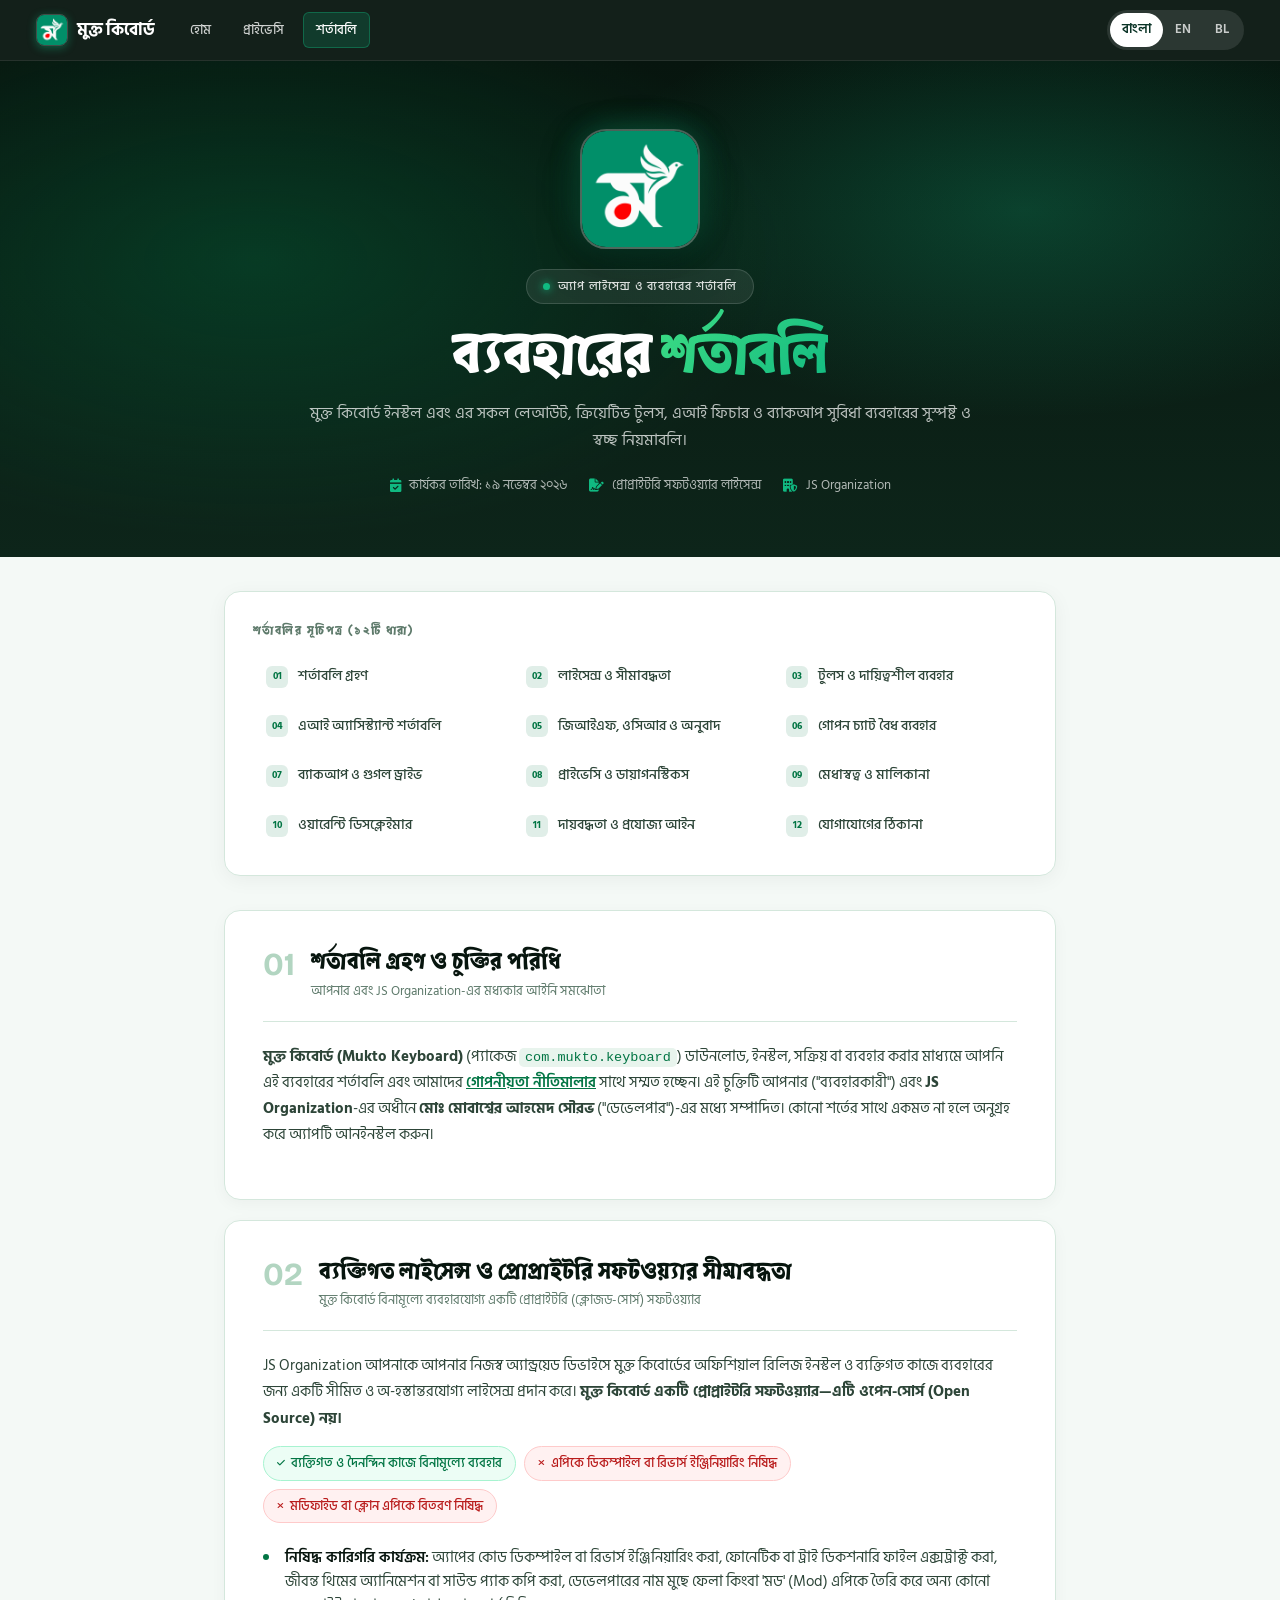
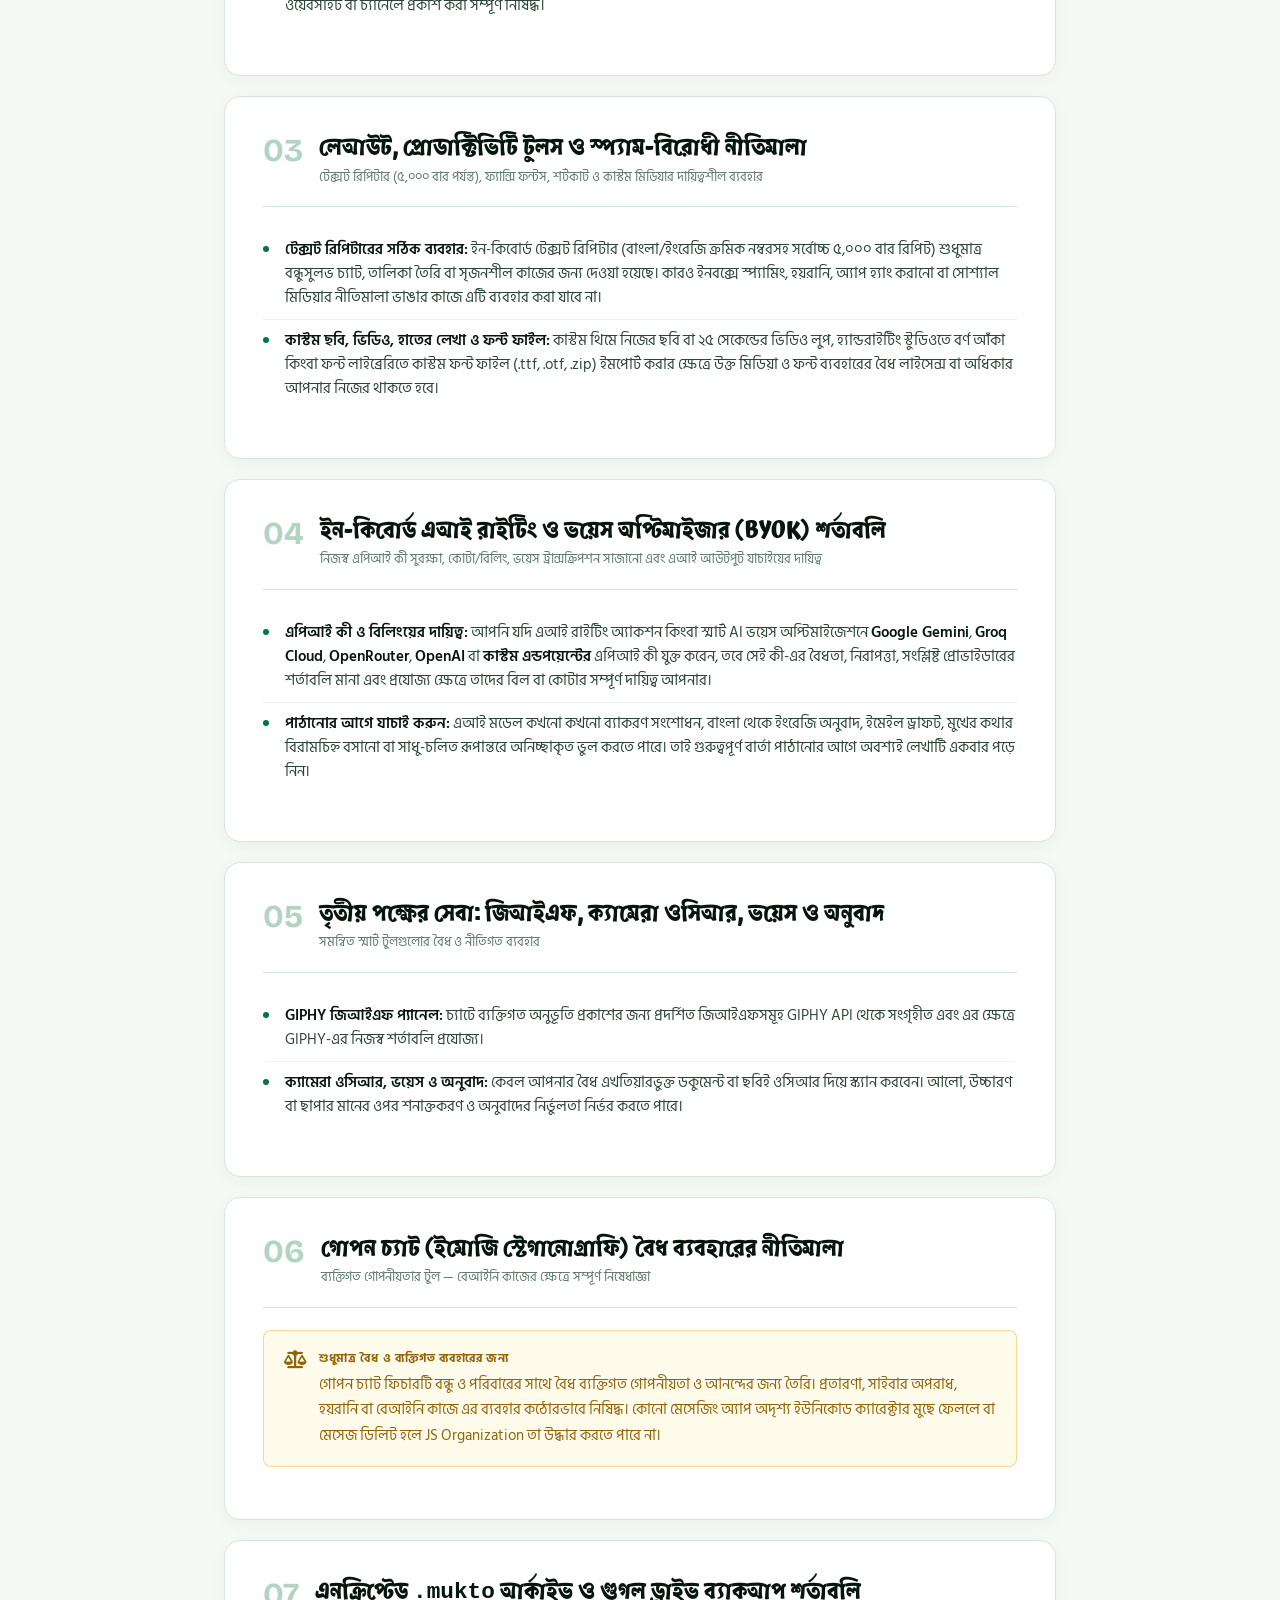
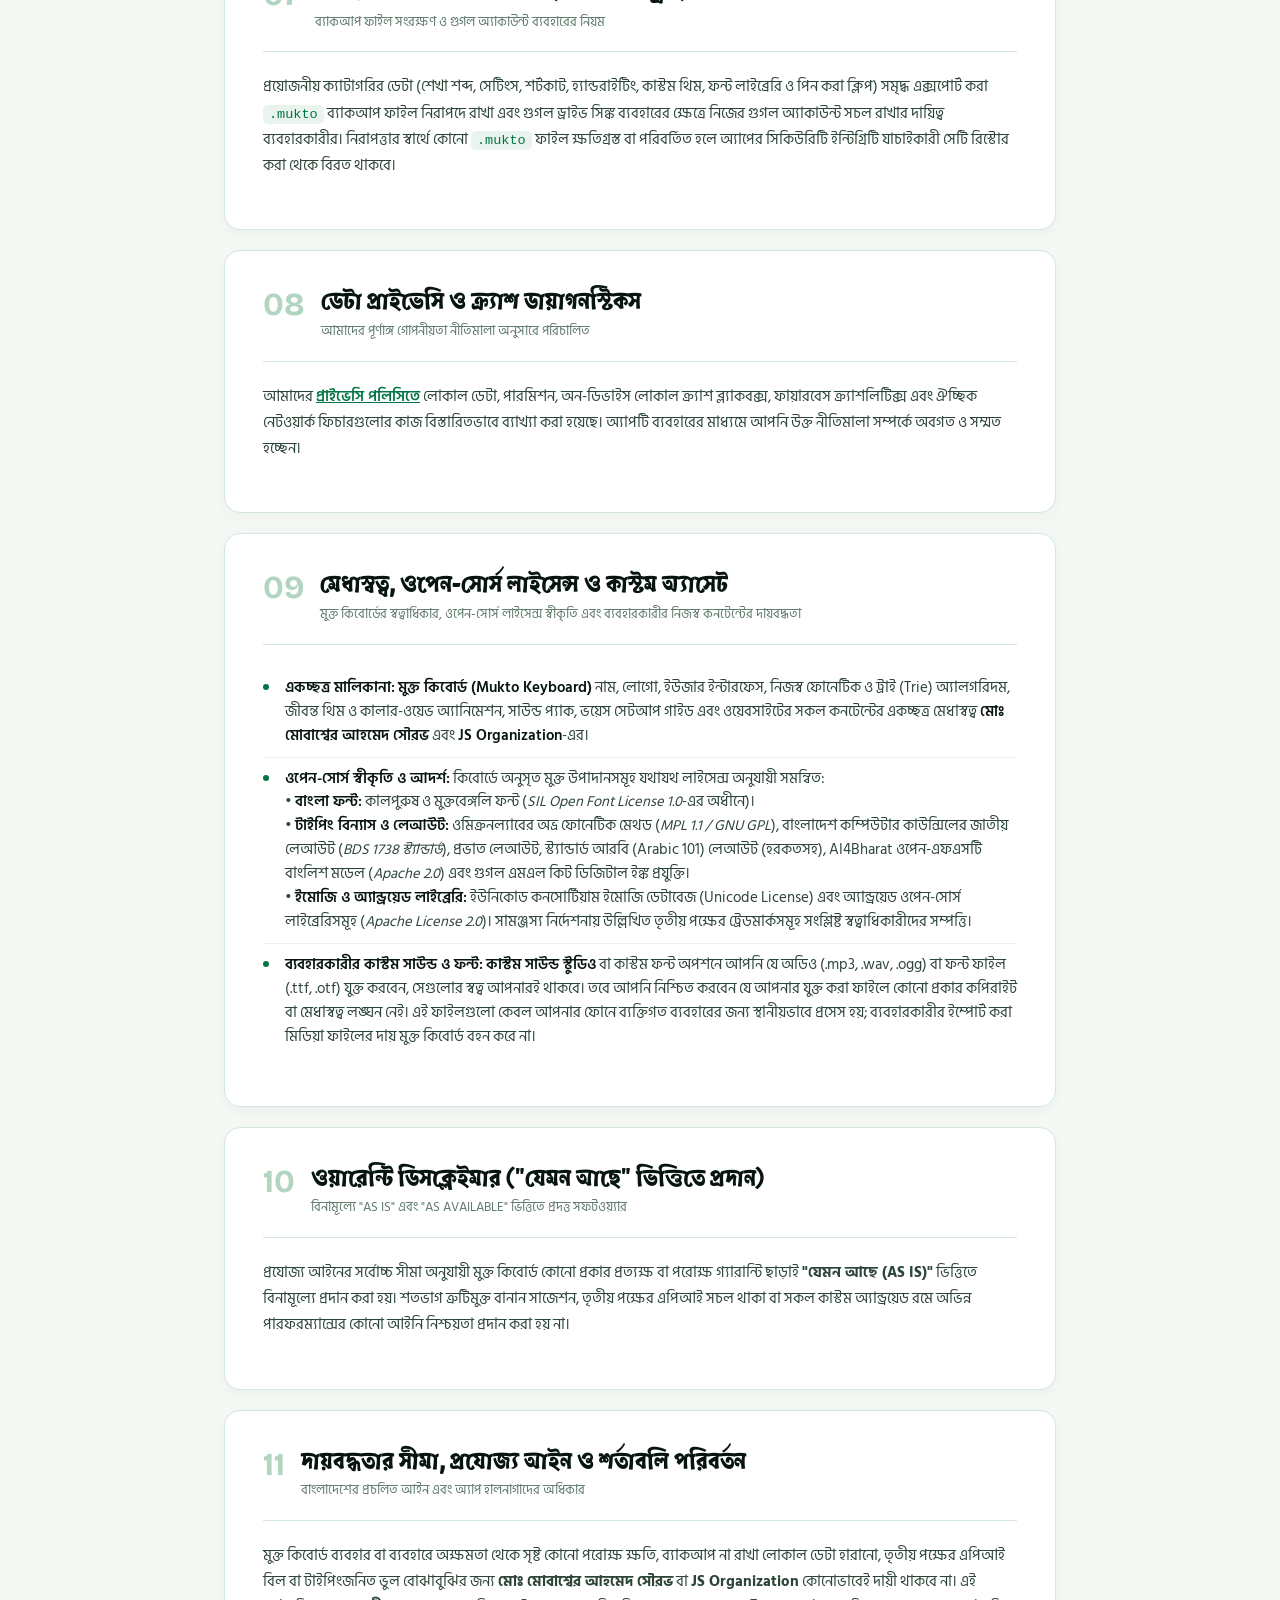
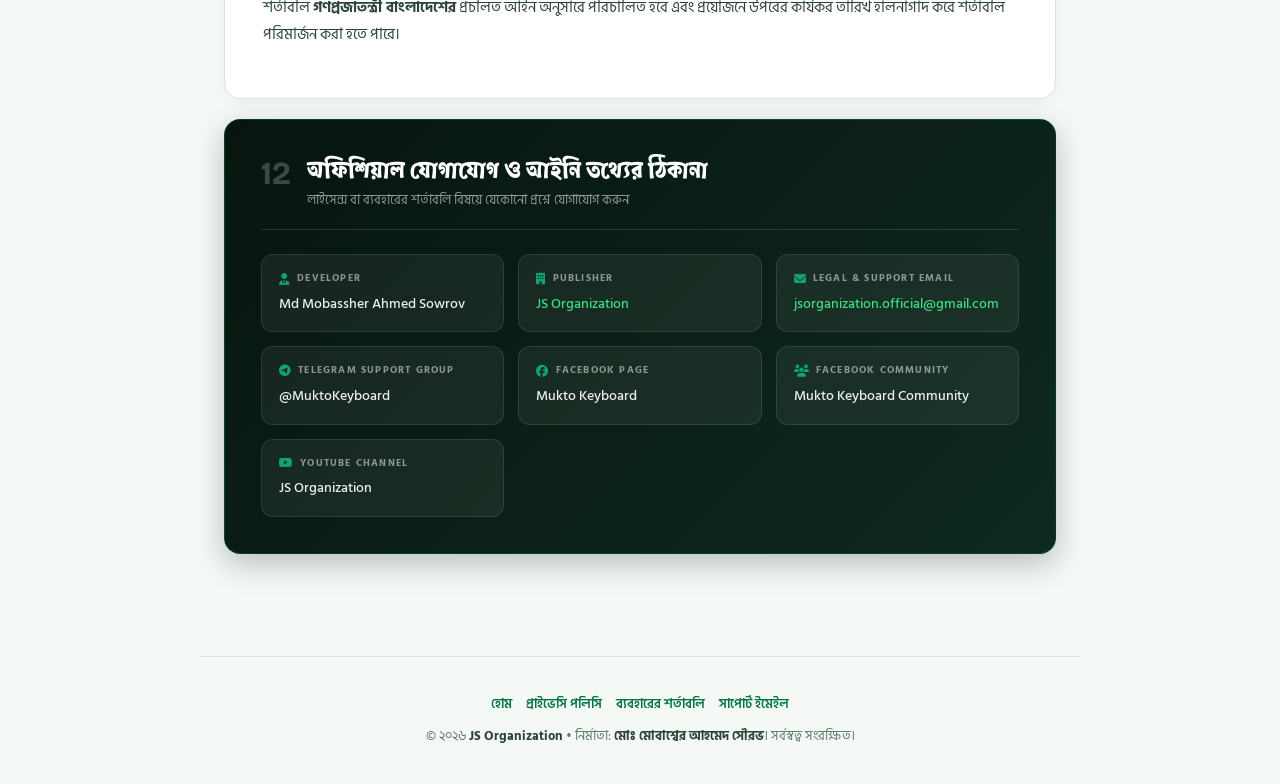
<file: terms-of-use.html>
<!DOCTYPE html>
<html lang="bn" data-lang="bn">

<head>
    <meta charset="UTF-8" />
    <meta name="viewport" content="width=device-width, initial-scale=1.0" />
    <title>Terms of Use — Mukto Keyboard | Official User Agreement &amp; License</title>
    <meta name="description"
    content="Official Terms of Use and End-User License Agreement for Mukto Keyboard (com.mukto.keyboard) by JS
    Organization. Covers proprietary license, 8 layouts (with Arabic &amp; Handwriting), Glide typing, Text Repeater conduct, BYOK AI (Writing &amp;
    Voice Optimization), GIPHY GIFs, Secret Chat, and encrypted backups." />
    <meta name="keywords"
    content="Mukto Keyboard Terms of Use, মুক্ত কিবোর্ড ব্যবহারের শর্তাবলি, Bangla Keyboard License, Arabic Keyboard
    License, Handwriting Keyboard, Banglish Transliteration, Glide Typing, JS Organization Terms, Voice AI Optimizer, com.mukto.keyboard EULA" />
    <meta name="author" content="Md Mobassher Ahmed Sowrov — JS Organization" />
    <meta name="robots" content="index, follow, max-snippet:-1, max-image-preview:large" />
    <meta name="theme-color" content="#07150e" />
    <link rel="canonical" href="https://mukto.bd/terms-of-use.html" />

    <meta property="og:type" content="website" />
    <meta property="og:site_name" content="Mukto Keyboard" />
    <meta property="og:locale" content="bn_BD" />
    <meta property="og:locale:alternate" content="en_US" />
    <meta property="og:title" content="Terms of Use — Mukto Keyboard (মুক্ত কিবোর্ড)" />
    <meta property="og:description"
    content="Official license terms, 8 layouts, Glide typing, responsible feature usage rules, BYOK AI writing &amp; voice
    optimization responsibilities, and legal agreement for Mukto Keyboard on Android." />
    <meta property="og:url" content="https://mukto.bd/terms-of-use.html" />
    <meta property="og:image" content="https://mukto.bd/assets/logo.png" />
    <meta property="og:image:type" content="image/png" />
    <meta property="og:image:width" content="512" />
    <meta property="og:image:height" content="512" />
    <meta property="og:image:alt" content="Mukto Keyboard Logo — মুক্ত কিবোর্ড" />

    <meta name="twitter:card" content="summary" />
    <meta name="twitter:title" content="Terms of Use — Mukto Keyboard (মুক্ত কিবোর্ড)" />
    <meta name="twitter:description"
        content="Official license terms, 8 layouts (with Arabic &amp; Handwriting), Glide typing, BYOK AI writing &amp; voice optimization rules, and user agreement for Mukto Keyboard on Android." />
    <meta name="twitter:image" content="https://mukto.bd/assets/logo.png" />
    <meta name="twitter:image:alt" content="Mukto Keyboard Logo — মুক্ত কিবোর্ড" />

    <link rel="icon" type="image/png" href="assets/logo.png" />
    <link rel="apple-touch-icon" href="assets/logo.png" />
    <link rel="manifest" href="manifest.json" />
    <link rel="preconnect" href="https://fonts.googleapis.com" />
    <link rel="preconnect" href="https://fonts.gstatic.com" crossorigin />
    <link
        href="https://fonts.googleapis.com/css2?family=Atma:wght@300;400;500;600;700&amp;family=Bricolage+Grotesque:opsz,wght@12..96,400..800&amp;family=Hind+Siliguri:wght@400;500;600;700&amp;display=swap"
        rel="stylesheet" />
    <link rel="stylesheet" href="https://cdnjs.cloudflare.com/ajax/libs/font-awesome/6.4.0/css/all.min.css" />
    <link rel="stylesheet" href="legal.css?v=20261107v2" />
    <script type="application/json" id="page-meta">
{
  "bn": {
    "title": "ব্যবহারের শর্তাবলি — মুক্ত কিবোর্ড | অফিশিয়াল ব্যবহারকারী চুক্তি ও লাইসেন্স",
    "description": "মুক্ত কিবোর্ডের (com.mukto.keyboard) অফিশিয়াল ব্যবহারের শর্তাবলি ও লাইসেন্স চুক্তি: ব্যক্তিগত লাইসেন্স, ৮টি লেআউট (হস্তলেখা ও আরবিসহ), গ্লাইড টাইপিং, BYOK এআই রাইটিং ও ভয়েস অপ্টিমাইজেশন, গোপন চ্যাট ও দায়বদ্ধতার সীমা।"
  },
  "en": {
    "title": "Terms of Use — Mukto Keyboard | Official User Agreement & License",
    "description": "Official Terms of Use and End-User License Agreement for Mukto Keyboard (com.mukto.keyboard) by JS Organization. Covers proprietary license, 8 layouts, Glide typing, Text Repeater conduct, BYOK AI (Writing & Voice Optimization), GIPHY GIFs, Secret Chat, and encrypted backups."
  },
  "bl": {
    "title": "Terms of Use — Mukto Keyboard | Official User Agreement o License",
    "description": "Mukto Keyboard (com.mukto.keyboard)-er official Terms of Use o license: personal license, 8 layouts, Glide typing, BYOK AI & Voice Optimizer, secret chat ebong daybaddhotar shima."
  }
}
    </script>

    <script type="application/ld+json">
    {
      "@context": "https://schema.org",
      "@type": "WebPage",
      "name": "Terms of Use — Mukto Keyboard",
      "url": "https://mukto.bd/terms-of-use.html",
      "dateModified": "2026-11-15",
      "inLanguage": ["en", "bn"],
      "isPartOf": {
        "@type": "WebSite",
        "name": "Mukto Keyboard",
        "url": "https://mukto.bd/"
      },
      "publisher": {
        "@type": "Organization",
        "name": "JS Organization",
        "founder": {
          "@type": "Person",
          "name": "Md Mobassher Ahmed Sowrov"
        },
        "email": "jsorganization.official@gmail.com",
        "sameAs": ["https://www.facebook.com/profile.php?id=61596055357784", "https://www.facebook.com/groups/1678428126970058", "https://youtube.com/channel/UCpMq9ITrRfIGK2dxVv5R_kw"],
        "contactPoint": {
          "@type": "ContactPoint",
          "contactType": "customer support",
          "email": "jsorganization.official@gmail.com",
          "url": "https://t.me/MuktoKeyboard",
          "availableLanguage": ["bn", "en"]
        }
      }
    }
    </script>
</head>

<body class="lang-bn">

    <nav class="site-nav" aria-label="Primary Navigation">
        <a href="index.html" class="nav-brand">
            <img src="assets/logo.png" alt="Mukto Keyboard Logo" class="nav-brand-img" />
            <span class="lang-en">Mukto Keyboard</span>
            <span class="lang-bn">মুক্ত কিবোর্ড</span>
            <span class="lang-bl">Mukto Keyboard</span>
        </a>
        <div class="nav-links">
            <a href="index.html" class="nav-link">
                <span class="lang-en">Home</span>
                <span class="lang-bn">হোম</span>
                <span class="lang-bl">Home</span>
            </a>
            <a href="privacy-policy.html" class="nav-link">
                <span class="lang-en">Privacy</span>
                <span class="lang-bn">প্রাইভেসি</span>
                <span class="lang-bl">Privacy</span>
            </a>
            <a href="terms-of-use.html" class="nav-link active">
                <span class="lang-en">Terms</span>
                <span class="lang-bn">শর্তাবলি</span>
                <span class="lang-bl">Terms</span>
            </a>
        </div>
        <div class="nav-tools">
            <div class="nav-lang" role="group" aria-label="Language">
                <button type="button" data-lang-btn="bn" class="font-bangla">বাংলা</button>
                <button type="button" data-lang-btn="en">EN</button>
                <button type="button" data-lang-btn="bl">BL</button>
            </div>
        </div>
    </nav>

    <header class="hero">
        <div class="hero-logo-box">
            <div class="hero-logo-card">
                <img src="assets/logo.png" alt="Mukto Keyboard App Icon" class="hero-logo-img" />
            </div>
        </div>
        <div>
            <span class="hero-badge">
                <span class="lang-en">End-User License &amp; Service Agreement</span>
                <span class="lang-bn">অ্যাপ লাইসেন্স ও ব্যবহারের শর্তাবলি</span>
                <span class="lang-bl">End-User License o Baboharer Shortaboli</span>
            </span>
        </div>

        <h1 class="lang-en">Terms of <span>Use</span></h1>
        <h1 class="lang-bn">ব্যবহারের <span>শর্তাবলি</span></h1>
        <h1 class="lang-bl">Terms of <span>Use</span></h1>

        <p class="hero-sub lang-en">Clear, fair rules governing your license to install and use Mukto Keyboard and all
            its typing engines, creative studios, AI integrations, and backup tools.</p>
        <p class="hero-sub lang-bn">মুক্ত কিবোর্ড ইনস্টল এবং এর সকল লেআউট, ক্রিয়েটিভ টুলস, এআই ফিচার ও ব্যাকআপ সুবিধা
            ব্যবহারের সুস্পষ্ট ও স্বচ্ছ নিয়মাবলি।</p>
        <p class="hero-sub lang-bl">Mukto Keyboard install ebong er shokol layout, creative studio, AI feature o backup
            tool baboharer susposhto niyomaboli.</p>

        <div class="hero-meta">
            <div class="hero-meta-item">
                <i class="fa-solid fa-calendar-check"></i>
                <span class="lang-en">Effective Date: November 19, 2026</span>
                <span class="lang-bn">কার্যকর তারিখ: ১৯ নভেম্বর ২০২৬</span>
                <span class="lang-bl">Effective Date: 19 November 2026</span>
            </div>
            <div class="hero-meta-item">
                <i class="fa-solid fa-file-signature"></i>
                <span class="lang-en">Proprietary Software License</span>
                <span class="lang-bn">প্রোপ্রাইটরি সফটওয়্যার লাইসেন্স</span>
                <span class="lang-bl">Proprietary Software License</span>
            </div>
            <div class="hero-meta-item">
                <i class="fa-solid fa-building-shield"></i>
                <span class="lang-en">JS Organization</span>
                <span class="lang-bn">JS Organization</span>
                <span class="lang-bl">JS Organization</span>
            </div>
        </div>
    </header>

    <main class="page-wrap">

        <section class="toc-card" aria-label="Table of Contents">
            <h2 class="lang-en">Agreement Sections (12 Clauses)</h2>
            <h2 class="lang-bn">শর্তাবলির সূচিপত্র (১২টি ধারা)</h2>
            <h2 class="lang-bl">Shortabolir Suchipotro (12-ti Dhara)</h2>
            <div class="toc-grid">
                <a href="#term-01" class="toc-link"><span class="toc-num">01</span><span class="lang-en">Acceptance of
                        Terms</span><span class="lang-bn">শর্তাবলি গ্রহণ</span><span class="lang-bl">Shortaboli
                        Grohon</span></a>
                <a href="#term-02" class="toc-link"><span class="toc-num">02</span><span class="lang-en">License &amp;
                        Restrictions</span><span class="lang-bn">লাইসেন্স ও সীমাবদ্ধতা</span><span
                        class="lang-bl">License o Simaboddhota</span></a>
                <a href="#term-03" class="toc-link"><span class="toc-num">03</span><span class="lang-en">Tools &amp;
                        Anti-Spam Conduct</span><span class="lang-bn">টুলস ও দায়িত্বশীল ব্যবহার</span><span
                        class="lang-bl">Tools o Anti-Spam Conduct</span></a>
                <a href="#term-04" class="toc-link"><span class="toc-num">04</span><span class="lang-en">AI Assistant
                        (BYOK) Terms</span><span class="lang-bn">এআই অ্যাসিস্ট্যান্ট শর্তাবলি</span><span
                        class="lang-bl">AI Assistant (BYOK) Terms</span></a>
                <a href="#term-05" class="toc-link"><span class="toc-num">05</span><span class="lang-en">GIFs, OCR,
                        Voice &amp; Translate</span><span class="lang-bn">জিআইএফ, ওসিআর ও অনুবাদ</span><span
                        class="lang-bl">GIF, OCR, Voice o Translate</span></a>
                <a href="#term-06" class="toc-link"><span class="toc-num">06</span><span class="lang-en">Secret Chat
                        Lawful Use</span><span class="lang-bn">গোপন চ্যাট বৈধ ব্যবহার</span><span class="lang-bl">Secret
                        Chat Lawful Use</span></a>
                <a href="#term-07" class="toc-link"><span class="toc-num">07</span><span class="lang-en">Backup &amp;
                        Drive Sync</span><span class="lang-bn">ব্যাকআপ ও গুগল ড্রাইভ</span><span class="lang-bl">Backup
                        o Google Drive</span></a>
                <a href="#term-08" class="toc-link"><span class="toc-num">08</span><span class="lang-en">Privacy &amp;
                        Diagnostics</span><span class="lang-bn">প্রাইভেসি ও ডায়াগনস্টিকস</span><span
                        class="lang-bl">Privacy o Diagnostics</span></a>
                <a href="#term-09" class="toc-link"><span class="toc-num">09</span><span class="lang-en">Intellectual
                        Property</span><span class="lang-bn">মেধাস্বত্ব ও মালিকানা</span><span
                        class="lang-bl">Medhashotto o Malikana</span></a>
                <a href="#term-10" class="toc-link"><span class="toc-num">10</span><span class="lang-en">Disclaimer of
                        Warranties</span><span class="lang-bn">ওয়ারেন্টি ডিসক্লেইমার</span><span
                        class="lang-bl">Disclaimer of Warranties</span></a>
                <a href="#term-11" class="toc-link"><span class="toc-num">11</span><span class="lang-en">Liability &amp;
                        Governing Law</span><span class="lang-bn">দায়বদ্ধতা ও প্রযোজ্য আইন</span><span
                        class="lang-bl">Liability o Governing Law</span></a>
                <a href="#term-12" class="toc-link"><span class="toc-num">12</span><span class="lang-en">Official
                        Contact</span><span class="lang-bn">যোগাযোগের ঠিকানা</span><span class="lang-bl">Jogajoger
                        Thikana</span></a>
            </div>
        </section>

        <article id="term-01" class="section-card">
            <div class="section-header">
                <div class="section-num">01</div>
                <div>
                    <h2 class="section-title lang-en">Acceptance of Terms &amp; Agreement Scope</h2>
                    <h2 class="section-title lang-bn">শর্তাবলি গ্রহণ ও চুক্তির পরিধি</h2>
                    <h2 class="section-title lang-bl">Shortaboli Grohon o Chuktir Poridhi</h2>
                    <div class="section-subtitle lang-en">Binding legal agreement between you and JS Organization</div>
                    <div class="section-subtitle lang-bn">আপনার এবং JS Organization-এর মধ্যকার আইনি সমঝোতা</div>
                    <div class="section-subtitle lang-bl">Apnar ebong JS Organization-er modhyokar aini chukti</div>
                </div>
            </div>
            <div class="section-body">
                <p class="lang-en">By downloading, installing, enabling, or using <strong>Mukto Keyboard (মুক্ত
                        কিবোর্ড)</strong> (package <code>com.mukto.keyboard</code>) or visiting our official website,
                    you agree to be bound by these Terms of Use and our <a href="privacy-policy.html">Privacy
                        Policy</a>. This agreement is entered into between you ("User") and <strong>Md Mobassher Ahmed
                        Sowrov</strong> operating under <strong>JS Organization</strong> ("Developer", "we", "us"). If
                    you do not agree with any part of these Terms, please disable and uninstall the application
                    immediately.</p>
                <p class="lang-bn"><strong>মুক্ত কিবোর্ড (Mukto Keyboard)</strong> (প্যাকেজ
                    <code>com.mukto.keyboard</code>) ডাউনলোড, ইনস্টল, সক্রিয় বা ব্যবহার করার মাধ্যমে আপনি এই ব্যবহারের
                    শর্তাবলি এবং আমাদের <a href="privacy-policy.html">গোপনীয়তা নীতিমালার</a> সাথে সম্মত হচ্ছেন। এই
                    চুক্তিটি আপনার ("ব্যবহারকারী") এবং <strong>JS Organization</strong>-এর অধীনে <strong>মোঃ মোবাশ্বের
                        আহমেদ সৌরভ</strong> ("ডেভেলপার")-এর মধ্যে সম্পাদিত। কোনো শর্তের সাথে একমত না হলে অনুগ্রহ করে
                    অ্যাপটি আনইনস্টল করুন।
                </p>
                <p class="lang-bl"><strong>Mukto Keyboard</strong> (<code>com.mukto.keyboard</code>) download, install
                    ba babohar korar madhyome apni ei Terms of Use ebong amader <a href="privacy-policy.html">Privacy
                        Policy</a> mene nicchen. Kono shorter sathe ekmot na hole onugroho kore app-ti uninstall korun.
                </p>
            </div>
        </article>

        <article id="term-02" class="section-card">
            <div class="section-header">
                <div class="section-num">02</div>
                <div>
                    <h2 class="section-title lang-en">Personal License &amp; Proprietary Software Restrictions</h2>
                    <h2 class="section-title lang-bn">ব্যক্তিগত লাইসেন্স ও প্রোপ্রাইটরি সফটওয়্যার সীমাবদ্ধতা</h2>
                    <h2 class="section-title lang-bl">Personal License o Proprietary Software Simaboddhota</h2>
                    <div class="section-subtitle lang-en">Mukto Keyboard is free to use — and strictly proprietary
                        (closed-source) software</div>
                    <div class="section-subtitle lang-bn">মুক্ত কিবোর্ড বিনামূল্যে ব্যবহারযোগ্য একটি প্রোপ্রাইটরি
                        (ক্লোজড-সোর্স) সফটওয়্যার</div>
                    <div class="section-subtitle lang-bl">Mukto Keyboard binamulye baboharjoggo kintu proprietary
                        (closed-source) software</div>
                </div>
            </div>
            <div class="section-body">
                <p class="lang-en">JS Organization grants you a personal, revocable, non-exclusive, non-transferable
                    license to install and use official releases of Mukto Keyboard on Android devices you own or
                    control. <strong>Mukto Keyboard is proprietary software and is NOT open-source.</strong></p>
                <p class="lang-bn">JS Organization আপনাকে আপনার নিজস্ব অ্যান্ড্রয়েড ডিভাইসে মুক্ত কিবোর্ডের অফিশিয়াল
                    রিলিজ ইনস্টল ও ব্যক্তিগত কাজে ব্যবহারের জন্য একটি সীমিত ও অ-হস্তান্তরযোগ্য লাইসেন্স প্রদান করে।
                    <strong>মুক্ত কিবোর্ড একটি প্রোপ্রাইটরি সফটওয়্যার—এটি ওপেন-সোর্স (Open Source) নয়।</strong>
                </p>
                <p class="lang-bl">JS Organization apnake apnar Android device-e Mukto Keyboard-er official release
                    install o personal kaje baboharer license dicche. <strong>Mukto Keyboard ekti proprietary
                        software—eti Open Source noy.</strong></p>

                <div class="pill-grid">
                    <span class="pill allowed"><span class="lang-en">Free Personal &amp; Everyday Professional
                            Typing</span><span class="lang-bn">ব্যক্তিগত ও দৈনন্দিন কাজে বিনামূল্যে ব্যবহার</span><span
                            class="lang-bl">Free Personal o Everyday Typing</span></span>
                    <span class="pill blocked"><span class="lang-en">No APK Decompiling or Reverse
                            Engineering</span><span class="lang-bn">এপিকে ডিকম্পাইল বা রিভার্স ইঞ্জিনিয়ারিং
                            নিষিদ্ধ</span><span class="lang-bl">APK Decompile ba Reverse Engineering
                            Nishiddho</span></span>
                    <span class="pill blocked"><span class="lang-en">No Modified / Cloned APK Redistribution</span><span
                            class="lang-bn">মডিফাইড বা ক্লোন এপিকে বিতরণ নিষিদ্ধ</span><span class="lang-bl">Modified
                            APK Redistribution Nishiddho</span></span>
                </div>

                <ul class="policy-list">
                    <li>
                        <span class="lang-en"><strong>Prohibited Technical Actions:</strong> You may not
                            reverse-engineer, decompile, disassemble, inspect DEX bytecode, extract bundled
                            phonetic/Trie dictionaries, copy Living World animation shaders, rip acoustic sound assets,
                            remove developer credits, or publish repackaged/"modded" versions of Mukto Keyboard on any
                            website, Telegram channel, or third-party app store.</span>
                        <span class="lang-bn"><strong>নিষিদ্ধ কারিগরি কার্যক্রম:</strong> অ্যাপের কোড ডিকম্পাইল বা
                            রিভার্স ইঞ্জিনিয়ারিং করা, ফোনেটিক বা ট্রাই ডিকশনারি ফাইল এক্সট্রাক্ট করা, জীবন্ত থিমের
                            অ্যানিমেশন বা সাউন্ড প্যাক কপি করা, ডেভেলপারের নাম মুছে ফেলা কিংবা 'মড' (Mod) এপিকে তৈরি করে
                            অন্য কোনো ওয়েবসাইট বা চ্যানেলে প্রকাশ করা সম্পূর্ণ নিষিদ্ধ।</span>
                        <span class="lang-bl"><strong>Prohibited Actions:</strong> App decompile/reverse-engineer kora,
                            dictionary file ba Living World theme/sound asset extract kora, developer credit muche fela,
                            ba modded APK onno site/channel-e distribute kora shompurno nishiddho.</span>
                    </li>
                </ul>
            </div>
        </article>

        <article id="term-03" class="section-card">
            <div class="section-header">
                <div class="section-num">03</div>
                <div>
                    <h2 class="section-title lang-en">Layouts, Productivity Tools &amp; Anti-Spam Conduct</h2>
                    <h2 class="section-title lang-bn">লেআউট, প্রোডাক্টিভিটি টুলস ও স্প্যাম-বিরোধী নীতিমালা</h2>
                    <h2 class="section-title lang-bl">Layouts, Productivity Tools o Anti-Spam Conduct</h2>
                    <div class="section-subtitle lang-en">Responsible use of Text Repeater (up to 5,000x), Fancy Fonts,
                        Shortcuts &amp; Custom Media</div>
                    <div class="section-subtitle lang-bn">টেক্সট রিপিটার (৫,০০০ বার পর্যন্ত), ফ্যান্সি ফন্টস, শর্টকাট ও
                        কাস্টম মিডিয়ার দায়িত্বশীল ব্যবহার</div>
                    <div class="section-subtitle lang-bl">Text Repeater (5,000x), Fancy Fonts, Shortcuts o Custom
                        Media-r dayittoshil babohar</div>
                </div>
            </div>
            <div class="section-body">
                <ul class="policy-list">
                    <li>
                        <span class="lang-en"><strong>Text Repeater Fair Use:</strong> The built-in Text Repeater
                            (supporting up to 5,000 repetitions with Bangla/English numbering) is intended for playful
                            personal chats, formatting lists, and creative testing. You agree <strong>not</strong> to
                            use Text Repeater or Smart Text Shortcuts to flood chat servers, crash recipient apps,
                            harass individuals, or violate the anti-spam policies of WhatsApp, Messenger, Telegram, or
                            other platforms.</span>
                        <span class="lang-bn"><strong>টেক্সট রিপিটারের সঠিক ব্যবহার:</strong> ইন-কিবোর্ড টেক্সট রিপিটার
                            (বাংলা/ইংরেজি ক্রমিক নম্বরসহ সর্বোচ্চ ৫,০০০ বার রিপিট) শুধুমাত্র বন্ধুসুলভ চ্যাট, তালিকা
                            তৈরি বা সৃজনশীল কাজের জন্য দেওয়া হয়েছে। কারও ইনবক্সে স্প্যামিং, হয়রানি, অ্যাপ হ্যাং করানো
                            বা সোশ্যাল মিডিয়ার নীতিমালা ভাঙার কাজে এটি ব্যবহার করা যাবে না।</span>
                        <span class="lang-bl"><strong>Text Repeater Fair Use:</strong> Text Repeater (sorboccho 5,000
                            bar repeat) shudhumatro personal mjar chat ba list formatting-er jonno. Spamming, harassment
                            ba onner app hang korar kaje eti babohar kora jabe na.</span>
                    </li>
                    <li>
                        <span class="lang-en"><strong>Custom Photo, Live Video, Handwriting &amp; Custom Fonts:</strong>
                            When
                            importing personal photos or up-to-25-second loop videos for Custom Themes, drawing
                            custom glyphs in Handwriting Key Studio, or uploading custom font files (.ttf, .otf, .zip)
                            into the Custom Fonts Library, you confirm that you have the lawful right and license to use
                            that media and font software on your device.</span>
                        <span class="lang-bn"><strong>কাস্টম ছবি, ভিডিও, হাতের লেখা ও ফন্ট ফাইল:</strong> কাস্টম থিমে
                            নিজের
                            ছবি বা ২৫ সেকেন্ডের ভিডিও লুপ, হ্যান্ডরাইটিং স্টুডিওতে বর্ণ আঁকা কিংবা ফন্ট লাইব্রেরিতে
                            কাস্টম ফন্ট ফাইল (.ttf, .otf, .zip) ইমপোর্ট করার ক্ষেত্রে উক্ত মিডিয়া ও ফন্ট ব্যবহারের বৈধ
                            লাইসেন্স বা অধিকার আপনার নিজের থাকতে হবে।</span>
                        <span class="lang-bl"><strong>Custom Photo, Video, Handwriting o Custom Fonts:</strong> Custom
                            theme-e
                            babohrito chobi ba 25s video loop, Handwriting glyph ebong Custom Fonts Library-te font file
                            (.ttf, .otf, .zip) import korar boidho license o odhikar apnar nijer thakte hobe.</span>
                    </li>
                </ul>
            </div>
        </article>

        <article id="term-04" class="section-card">
            <div class="section-header">
                <div class="section-num">04</div>
                <div>
                    <h2 class="section-title lang-en">In-Keyboard AI Assistant &amp; Voice Optimizer (BYOK) Terms</h2>
                    <h2 class="section-title lang-bn">ইন-কিবোর্ড এআই রাইটিং ও ভয়েস অপ্টিমাইজার (BYOK) শর্তাবলি</h2>
                    <h2 class="section-title lang-bl">In-Keyboard AI Writing o Voice Optimizer (BYOK) Shortaboli</h2>
                    <div class="section-subtitle lang-en">API key ownership, billing quotas, voice transcription
                        enhancement, and human review</div>
                    <div class="section-subtitle lang-bn">নিজস্ব এপিআই কী সুরক্ষা, কোটা/বিলিং, ভয়েস ট্রান্সক্রিপশন
                        সাজানো এবং এআই আউটপুট যাচাইয়ের দায়িত্ব</div>
                    <div class="section-subtitle lang-bl">API key malikana, quota/billing, voice transcription polish
                        ebong AI output jachaiyer dayitto</div>
                </div>
            </div>
            <div class="section-body">
                <ul class="policy-list">
                    <li>
                        <span class="lang-en"><strong>Your API Key &amp; Billing Responsibility:</strong> If you enable
                            AI Writing Actions or Smart AI Voice Optimization using <strong>Google Gemini</strong>,
                            <strong>Groq Cloud</strong>,
                            <strong>OpenRouter</strong>, <strong>OpenAI</strong>, or a <strong>Custom Endpoint</strong>,
                            you are solely responsible for obtaining your API key legitimately, safeguarding it on your
                            device, complying with that provider's Terms of Service, and paying any usage fees or
                            rate-limit charges billed by that provider.</span>
                                <span class="lang-bn"><strong>এপিআই কী ও বিলিংয়ের দায়িত্ব:</strong> আপনি যদি এআই
                                    রাইটিং অ্যাকশন কিংবা স্মার্ট AI ভয়েস অপ্টিমাইজেশনে <strong>Google
                                        Gemini</strong>, <strong>Groq Cloud</strong>, <strong>OpenRouter</strong>,
                                    <strong>OpenAI</strong> বা <strong>কাস্টম এন্ডপয়েন্টের</strong> এপিআই কী যুক্ত
                                    করেন, তবে
                                    সেই কী-এর বৈধতা, নিরাপত্তা, সংশ্লিষ্ট প্রোভাইডারের শর্তাবলি মানা এবং প্রযোজ্য
                                    ক্ষেত্রে তাদের
                                    বিল বা কোটার সম্পূর্ণ দায়িত্ব আপনার।</span>
                                        <span class="lang-bl"><strong>API Key o Billing Dayitto:</strong> Apni AI
                                            Writing ba Smart AI Voice Optimization-e <strong>Google
                                                Gemini</strong>, <strong>Groq Cloud</strong>,
                                            <strong>OpenRouter</strong>,
                                            <strong>OpenAI</strong> ba <strong>Custom Endpoint</strong>-er API key
                                            babohar korle tar
                                            security, provider terms ebong API quota/billing-er shompurno dayitto
                                            apnar.</span>
                    </li>
                    <li>
                        <span class="lang-en"><strong>Review Before Sending:</strong> Large language models can
                            occasionally produce inaccurate, incomplete, or unintended phrasing during grammar fixes,
                        Bangla-to-English translation, tone rewrites, emails, voice text punctuation, or <em>Sadhu ↔ Cholito / Banglish</em>
                        conversions. Always review
                        AI-generated or AI-punctuated text before sending critical messages.</span>
                        <span class="lang-bn"><strong>পাঠানোর আগে যাচাই করুন:</strong> এআই মডেল কখনো কখনো ব্যাকরণ
                            সংশোধন, বাংলা থেকে ইংরেজি অনুবাদ, ইমেইল ড্রাফট, মুখের কথার বিরামচিহ্ন বসানো বা সাধু-চলিত রূপান্তরে অনিচ্ছাকৃত ভুল করতে
                            পারে। তাই গুরুত্বপূর্ণ
                            বার্তা পাঠানোর আগে অবশ্যই লেখাটি একবার পড়ে নিন।</span>
                        <span class="lang-bl"><strong>Pathanor Age Pore Nin:</strong> AI model kokhono bhul ba
                            oshompurno bakko toiri korte pare; tai gurutto-purno message pathanor age obosshoi lekhati
                            dekhe nin.</span>
                    </li>
                </ul>
            </div>
        </article>

        <article id="term-05" class="section-card">
            <div class="section-header">
                <div class="section-num">05</div>
                <div>
                    <h2 class="section-title lang-en">Third-Party Integrations: GIPHY GIFs, OCR, Voice &amp; Translation
                    </h2>
                    <h2 class="section-title lang-bn">তৃতীয় পক্ষের সেবা: জিআইএফ, ক্যামেরা ওসিআর, ভয়েস ও অনুবাদ</h2>
                    <h2 class="section-title lang-bl">Third-Party Services: GIPHY GIF, OCR, Voice o Translation</h2>
                    <div class="section-subtitle lang-en">Lawful usage of integrated convenience utilities</div>
                    <div class="section-subtitle lang-bn">সমন্বিত স্মার্ট টুলগুলোর বৈধ ও নীতিগত ব্যবহার</div>
                    <div class="section-subtitle lang-bl">Integrated smart tool-gulor boidho babohar</div>
                </div>
            </div>
            <div class="section-body">
                <ul class="policy-list">
                    <li>
                        <span class="lang-en"><strong>GIPHY GIF Panel:</strong> Animated GIF search results are powered
                            by the GIPHY API for personal, non-commercial messaging expression and remain subject to
                            GIPHY's Terms of Service and intellectual property rights.</span>
                        <span class="lang-bn"><strong>GIPHY জিআইএফ প্যানেল:</strong> চ্যাটে ব্যক্তিগত অনুভূতি প্রকাশের
                            জন্য প্রদর্শিত জিআইএফসমূহ GIPHY API থেকে সংগৃহীত এবং এর ক্ষেত্রে GIPHY-এর নিজস্ব শর্তাবলি
                            প্রযোজ্য।</span>
                        <span class="lang-bl"><strong>GIPHY GIF Panel:</strong> Personal messaging-e babohrito GIF
                            search GIPHY API dara parichalito ebong GIPHY-er terms projojjo.</span>
                    </li>
                    <li>
                        <span class="lang-en"><strong>Camera OCR, Voice Typing &amp; Offline Translation:</strong> You
                            agree to scan only documents, books, or images you are authorized to access. Recognition
                            accuracy for OCR, speech-to-text, and offline translation depends on lighting, microphone
                            clarity, handwriting/font legibility, and language pack availability.</span>
                        <span class="lang-bn"><strong>ক্যামেরা ওসিআর, ভয়েস ও অনুবাদ:</strong> কেবল আপনার বৈধ
                            এখতিয়ারভুক্ত ডকুমেন্ট বা ছবিই ওসিআর দিয়ে স্ক্যান করবেন। আলো, উচ্চারণ বা ছাপার মানের ওপর
                            শনাক্তকরণ ও অনুবাদের নির্ভুলতা নির্ভর করতে পারে।</span>
                        <span class="lang-bl"><strong>Camera OCR, Voice o Translation:</strong> Kebol boidhobhabe
                            onumodito document ba chobi scan korben. Alo, microphone o lekhar sposh-totar upor accuracy
                            nirbhor kore.</span>
                    </li>
                </ul>
            </div>
        </article>

        <article id="term-06" class="section-card">
            <div class="section-header">
                <div class="section-num">06</div>
                <div>
                    <h2 class="section-title lang-en">Secret Chat (Emoji Steganography) Lawful Use Policy</h2>
                    <h2 class="section-title lang-bn">গোপন চ্যাট (ইমোজি স্টেগানোগ্রাফি) বৈধ ব্যবহারের নীতিমালা</h2>
                    <h2 class="section-title lang-bl">Secret Chat (Emoji Steganography) Boidho Baboharer Niti</h2>
                    <div class="section-subtitle lang-en">Personal privacy utility — zero tolerance for unlawful misuse
                    </div>
                    <div class="section-subtitle lang-bn">ব্যক্তিগত গোপনীয়তার টুল — বেআইনি কাজের ক্ষেত্রে সম্পূর্ণ
                        নিষেধাজ্ঞা</div>
                    <div class="section-subtitle lang-bl">Personal privacy tool — beaini kajer khetre shompurno
                        nishedhagga</div>
                </div>
            </div>
            <div class="section-body">
                <div class="callout warning">
                    <i class="fa-solid fa-scale-balanced"></i>
                    <div>
                        <strong class="lang-en">Strictly Lawful Personal Use Only</strong>
                        <strong class="lang-bn">শুধুমাত্র বৈধ ও ব্যক্তিগত ব্যবহারের জন্য</strong>
                        <strong class="lang-bl">Shudhumatro Boidho Personal Baboharer Jonno</strong>
                        <span class="lang-en">Secret Chat is designed for lawful everyday privacy and playful hidden
                            notes among friends and family. Using Emoji Steganography for fraud, harassment, cybercrime,
                            malware payload transport, or unlawful evasion is strictly prohibited. Because encoding
                            occurs 100% offline in RAM, JS Organization cannot recover deleted or stripped carrier
                            emojis if a third-party app sanitizes Unicode Variation Selectors.</span>
                        <span class="lang-bn">গোপন চ্যাট ফিচারটি বন্ধু ও পরিবারের সাথে বৈধ ব্যক্তিগত গোপনীয়তা ও আনন্দের
                            জন্য তৈরি। প্রতারণা, সাইবার অপরাধ, হয়রানি বা বেআইনি কাজে এর ব্যবহার কঠোরভাবে নিষিদ্ধ। কোনো
                            মেসেজিং অ্যাপ অদৃশ্য ইউনিকোড ক্যারেক্টার মুছে ফেললে বা মেসেজ ডিলিট হলে JS Organization তা
                            উদ্ধার করতে পারে না।</span>
                        <span class="lang-bl">Secret Chat feature-ti bondhu o poribarer sathe boidho personal privacy-r
                            jonno toiri. Protarona, cybercrime ba beaini kaje er babohar kothorbhabhe nishiddho.</span>
                    </div>
                </div>
            </div>
        </article>

        <article id="term-07" class="section-card">
            <div class="section-header">
                <div class="section-num">07</div>
                <div>
                    <h2 class="section-title lang-en">Encrypted <code>.mukto</code> Archives &amp; Google Drive Backup
                    </h2>
                    <h2 class="section-title lang-bn">এনক্রিপ্টেড <code>.mukto</code> আর্কাইভ ও গুগল ড্রাইভ ব্যাকআপ
                        শর্তাবলি</h2>
                    <h2 class="section-title lang-bl">Encrypted <code>.mukto</code> Archive o Google Drive Backup</h2>
                    <div class="section-subtitle lang-en">Safeguarding your backup files and Google Account storage
                    </div>
                    <div class="section-subtitle lang-bn">ব্যাকআপ ফাইল সংরক্ষণ ও গুগল অ্যাকাউন্ট ব্যবহারের নিয়ম</div>
                    <div class="section-subtitle lang-bl">Backup file songrokkhon o Google Account baboharer niyom</div>
                </div>
            </div>
            <div class="section-body">
                <p class="lang-en">You are responsible for storing exported <code>.mukto</code> backup files safely and
                    maintaining access to your Google Account if you use private Google Drive
                    (<code>appDataFolder</code>) sync across your user data categories (Learned Words, Preferences,
                    Shortcuts, Handwriting, Custom Themes, Custom Fonts, and Pinned Clips). For your security, Mukto
                    Keyboard's security integrity verifier will refuse to import damaged, truncated, or modified
                    <code>.mukto</code> files. Cloud storage availability and Drive quotas are governed by Google's
                    Terms of Service.</p>
                <p class="lang-bn">প্রয়োজনীয় ক্যাটাগরির ডেটা (শেখা শব্দ, সেটিংস, শর্টকাট, হ্যান্ডরাইটিং, কাস্টম থিম,
                    ফন্ট লাইব্রেরি ও পিন করা ক্লিপ) সমৃদ্ধ এক্সপোর্ট করা <code>.mukto</code> ব্যাকআপ ফাইল নিরাপদে রাখা
                    এবং গুগল ড্রাইভ সিঙ্ক ব্যবহারের ক্ষেত্রে নিজের গুগল অ্যাকাউন্ট সচল রাখার দায়িত্ব ব্যবহারকারীর।
                    নিরাপত্তার স্বার্থে কোনো <code>.mukto</code> ফাইল ক্ষতিগ্রস্ত বা পরিবর্তিত হলে অ্যাপের সিকিউরিটি
                    ইন্টিগ্রিটি যাচাইকারী সেটি রিস্টোর করা থেকে বিরত থাকবে।</p>
                <p class="lang-bl">Category-bhittik user data (Learned Words, Preferences, Shortcuts, Handwriting,
                    Themes, Fonts, Pinned Clips) somriddho <code>.mukto</code> backup file nirapode rakha ebong Google
                    Account access বজায় rakhar dayitto apnar. Corrupted ba modified <code>.mukto</code> file security
                    integrity check-e reject hobe.</p>
            </div>
        </article>

        <article id="term-08" class="section-card">
            <div class="section-header">
                <div class="section-num">08</div>
                <div>
                    <h2 class="section-title lang-en">Data Privacy &amp; Crash Diagnostics</h2>
                    <h2 class="section-title lang-bn">ডেটা প্রাইভেসি ও ক্র্যাশ ডায়াগনস্টিকস</h2>
                    <h2 class="section-title lang-bl">Data Privacy o Crash Diagnostics</h2>
                    <div class="section-subtitle lang-en">Governed by our comprehensive Privacy Policy</div>
                    <div class="section-subtitle lang-bn">আমাদের পূর্ণাঙ্গ গোপনীয়তা নীতিমালা অনুসারে পরিচালিত</div>
                    <div class="section-subtitle lang-bl">Amader Privacy Policy onushare parichalito</div>
                </div>
            </div>
            <div class="section-body">
                <p class="lang-en">Our <a href="privacy-policy.html">Privacy Policy</a> explains in complete technical
                    detail how local data, runtime permissions, the on-device Local Crash Blackbox, sanitized Firebase Crashlytics stack traces, and
                    optional network features operate. By using Mukto Keyboard, you acknowledge those privacy practices.
                </p>
                <p class="lang-bn">আমাদের <a href="privacy-policy.html">প্রাইভেসি পলিসিতে</a> লোকাল ডেটা, পারমিশন, অন-ডিভাইস লোকাল ক্র্যাশ ব্ল্যাকবক্স,
                    ফায়ারবেস ক্র্যাশলিটিক্স এবং ঐচ্ছিক নেটওয়ার্ক ফিচারগুলোর কাজ বিস্তারিতভাবে ব্যাখ্যা করা হয়েছে।
                    অ্যাপটি ব্যবহারের মাধ্যমে আপনি উক্ত নীতিমালা সম্পর্কে অবগত ও সম্মত হচ্ছেন।</p>
                <p class="lang-bl">Amader <a href="privacy-policy.html">Privacy Policy</a>-te local data, permission, on-device Local Crash Blackbox,
                    Firebase Crashlytics ebong optional network feature-er kaj bistaritobhabe bola hoyeche.</p>
            </div>
        </article>

        <article id="term-09" class="section-card">
            <div class="section-header">
                <div class="section-num">09</div>
                <div>
                    <h2 class="section-title lang-en">Intellectual Property, Open Source &amp; Custom Assets</h2>
                    <h2 class="section-title lang-bn">মেধাস্বত্ব, ওপেন-সোর্স লাইসেন্স ও কাস্টম অ্যাসেট</h2>
                    <h2 class="section-title lang-bl">Intellectual Property, Open Source o Custom Assets</h2>
                    <div class="section-subtitle lang-en">Exclusive ownership, open-source attributions, and user
                        responsibility for imported assets</div>
                    <div class="section-subtitle lang-bn">মুক্ত কিবোর্ডের স্বত্বাধিকার, ওপেন-সোর্স লাইসেন্স স্বীকৃতি এবং
                        ব্যবহারকারীর নিজস্ব কনটেন্টের দায়বদ্ধতা</div>
                    <div class="section-subtitle lang-bl">Mukto Keyboard malikana, open-source shikitri ebong custom
                        assets-er dayitto</div>
                </div>
            </div>
            <div class="section-body">
                <ul class="policy-list">
                    <li>
                        <span class="lang-en"><strong>Proprietary Ownership:</strong> All rights, title, and interest in
                            and to <strong>Mukto Keyboard</strong>, <strong>মুক্ত কিবোর্ড</strong>, the Mukto logo, user
                            interface design, custom phonetic &amp; Trie suggestion algorithms, Living World &amp;
                            ColorWave animations, acoustic sound packs, voice-guided onboarding audio, and website
                            materials belong exclusively to <strong>Md Mobassher Ahmed Sowrov</strong> and <strong>JS
                                Organization</strong>.</span>
                        <span class="lang-bn"><strong>একচ্ছত্র মালিকানা:</strong> <strong>মুক্ত কিবোর্ড (Mukto
                                Keyboard)</strong> নাম, লোগো, ইউজার ইন্টারফেস, নিজস্ব ফোনেটিক ও ট্রাই (Trie) অ্যালগরিদম,
                            জীবন্ত থিম ও কালার-ওয়েভ অ্যানিমেশন, সাউন্ড প্যাক, ভয়েস সেটআপ গাইড এবং ওয়েবসাইটের সকল
                            কনটেন্টের একচ্ছত্র মেধাস্বত্ব <strong>মোঃ মোবাশ্বের আহমেদ সৌরভ</strong> এবং <strong>JS
                                Organization</strong>-এর।</span>
                        <span class="lang-bl"><strong>Ekcchotro Malikana:</strong> <strong>Mukto Keyboard</strong> nam,
                            logo, UI design, phonetic/Trie engine, Living World theme, acoustic sound pack ebong website
                            content-er ekcchotro malikana <strong>Md Mobassher Ahmed Sowrov</strong> ebong <strong>JS
                                Organization</strong>-er.</span>
                    </li>
                    <li>
                        <span class="lang-en"><strong>Open-Source Acknowledgements &amp; Standards:</strong> We
                            gratefully acknowledge and strictly adhere to open standards and open-source licenses:
                            <br>• <strong>Bengali Typography:</strong> Kalpurush and MuktoBengali fonts (licensed under
                            the <em>SIL Open Font License 1.0</em>).
                            <br>• <strong>Typing Methods &amp; Layouts:</strong> Avro Phonetic scheme by OmicronLab
                            (<em>Mozilla Public License 1.1 / GNU GPL</em>), National Jatiyo layout standardized by
                            Bangladesh Computer Council (<em>BDS 1738</em>), the community-driven Probhat layout,
                            the Arabic 101 Standard Layout with dedicated Harakat/Tashkeel row, AI4Bharat transliteration
                            finite-state transducer models (<em>OpenFst / Apache 2.0</em>), and Google ML Kit Digital Ink
                            Recognition for on-device Bengali handwriting.
                            <br>• <strong>Emoji &amp; System Components:</strong> Unicode Emoji Data &amp; Character
                            Database (Unicode License), Android Jetpack and associated open-source dependencies
                            (<em>Apache License 2.0</em>). Third-party trademarks (Android, Google Play, Firebase,
                            Gemini, Groq, OpenAI, OpenRouter, GIPHY) belong to their respective owners.</span>
                        <span class="lang-bn"><strong>ওপেন-সোর্স স্বীকৃতি ও আদর্শ:</strong> কিবোর্ডে অনুসৃত মুক্ত
                            উপাদানসমূহ যথাযথ লাইসেন্স অনুযায়ী সমন্বিত:
                            <br>• <strong>বাংলা ফন্ট:</strong> কালপুরুষ ও মুক্তবেঙ্গলি ফন্ট (<em>SIL Open Font License
                                1.0</em>-এর অধীনে)।
                            <br>• <strong>টাইপিং বিন্যাস ও লেআউট:</strong> ওমিক্রনল্যাবের অভ্র ফোনেটিক মেথড (<em>MPL 1.1
                                / GNU GPL</em>), বাংলাদেশ কম্পিউটার কাউন্সিলের জাতীয় লেআউট (<em>BDS 1738
                                স্ট্যান্ডার্ড</em>), প্রভাত লেআউট, স্ট্যান্ডার্ড আরবি (Arabic 101) লেআউট (হরকতসহ), AI4Bharat
                            ওপেন-এফএসটি বাংলিশ মডেল (<em>Apache 2.0</em>) এবং গুগল এমএল কিট ডিজিটাল ইঙ্ক প্রযুক্তি।
                            <br>• <strong>ইমোজি ও অ্যান্ড্রয়েড লাইব্রেরি:</strong> ইউনিকোড কনসোর্টিয়াম ইমোজি ডেটাবেজ
                            (Unicode License) এবং অ্যান্ড্রয়েড ওপেন-সোর্স লাইব্রেরিসমূহ (<em>Apache License 2.0</em>)।
                            সামঞ্জস্য নির্দেশনায় উল্লিখিত তৃতীয় পক্ষের ট্রেডমার্কসমূহ সংশ্লিষ্ট স্বত্বাধিকারীদের
                            সম্পত্তি।</span>
                        <span class="lang-bl"><strong>Open-Source Shikitri:</strong> Keyboard-e byabohrito open font
                            (Kalpurush - SIL OFL 1.0), Avro Phonetic (MPL/GPL), National Jatiyo layout (BCC BDS 1738),
                            Probhat layout, Arabic 101 layout with Harakat, OpenFst Banglish model, ML Kit Digital Ink,
                            Unicode Emoji data ebong Android Jetpack libraries (Apache 2.0) nij nij license onushare
                            prokolpe shikitikrito.</span>
                    </li>
                    <li>
                        <span class="lang-en"><strong>User-Imported Sounds &amp; Typography:</strong> When using the
                            <strong>Custom Sound Studio</strong> or custom font import tools, you retain full ownership
                            of the audio files (.mp3, .wav, .ogg) or font files (.ttf, .otf) you import. You warrant
                            that you possess the lawful right, permission, or license to use any imported assets. Mukto
                            Keyboard processes these files exclusively on-device for your personal convenience and
                            assumes zero liability for user-imported media.</span>
                        <span class="lang-bn"><strong>ব্যবহারকারীর কাস্টম সাউন্ড ও ফন্ট:</strong> <strong>কাস্টম সাউন্ড
                                স্টুডিও</strong> বা কাস্টম ফন্ট অপশনে আপনি যে অডিও (.mp3, .wav, .ogg) বা ফন্ট ফাইল
                            (.ttf, .otf) যুক্ত করবেন, সেগুলোর স্বত্ব আপনারই থাকবে। তবে আপনি নিশ্চিত করবেন যে আপনার যুক্ত
                            করা ফাইলে কোনো প্রকার কপিরাইট বা মেধাস্বত্ব লঙ্ঘন নেই। এই ফাইলগুলো কেবল আপনার ফোনে ব্যক্তিগত
                            ব্যবহারের জন্য স্থানীয়ভাবে প্রসেস হয়; ব্যবহারকারীর ইম্পোর্ট করা মিডিয়া ফাইলের দায় মুক্ত
                            কিবোর্ড বহন করে না।</span>
                        <span class="lang-bl"><strong>Custom Sound o Font-er Dayitto:</strong> Sound Studio ba Custom
                            Font-e apnar import kora audio ba font file apnar personal baboharer jonno locally thake.
                            Import kora kono content-er copyright ba licensing dayitto shompurno apnar.</span>
                    </li>
                </ul>
            </div>
        </article>

        <article id="term-10" class="section-card">
            <div class="section-header">
                <div class="section-num">10</div>
                <div>
                    <h2 class="section-title lang-en">Disclaimer of Warranties</h2>
                    <h2 class="section-title lang-bn">ওয়ারেন্টি ডিসক্লেইমার ("যেমন আছে" ভিত্তিতে প্রদান)</h2>
                    <h2 class="section-title lang-bl">Disclaimer of Warranties ("AS IS" Basis)</h2>
                    <div class="section-subtitle lang-en">Provided free of charge on an "AS IS" and "AS AVAILABLE" basis
                    </div>
                    <div class="section-subtitle lang-bn">বিনামূল্যে "AS IS" এবং "AS AVAILABLE" ভিত্তিতে প্রদত্ত
                        সফটওয়্যার</div>
                    <div class="section-subtitle lang-bl">Binamulye "AS IS" ebong "AS AVAILABLE" bhittite prodan</div>
                </div>
            </div>
            <div class="section-body">
                <p class="lang-en">To the maximum extent permitted by applicable law, Mukto Keyboard is provided
                    <strong>"AS IS"</strong> and <strong>"AS AVAILABLE"</strong> without warranties of any kind, whether
                    express or implied, including implied warranties of merchantability, fitness for a particular
                    purpose, error-free phonetic/spell suggestions, uninterrupted third-party API availability, or
                    compatibility with every custom Android OEM ROM.
                </p>
                <p class="lang-bn">প্রযোজ্য আইনের সর্বোচ্চ সীমা অনুযায়ী মুক্ত কিবোর্ড কোনো প্রকার প্রত্যক্ষ বা পরোক্ষ
                    গ্যারান্টি ছাড়াই <strong>"যেমন আছে (AS IS)"</strong> ভিত্তিতে বিনামূল্যে প্রদান করা হয়। শতভাগ
                    ত্রুটিমুক্ত বানান সাজেশন, তৃতীয় পক্ষের এপিআই সচল থাকা বা সকল কাস্টম অ্যান্ড্রয়েড রমে অভিন্ন
                    পারফরম্যান্সের কোনো আইনি নিশ্চয়তা প্রদান করা হয় না।</p>
                <p class="lang-bl">Projojjo ainer sorboccho sima onujayi Mukto Keyboard <strong>"AS IS"</strong> ebong
                    <strong>"AS AVAILABLE"</strong> bhittite prodan kora hoy—100% error-free suggestion ba third-party
                    API uptime-er kono warranty deya hoy na.
                </p>
            </div>
        </article>

        <article id="term-11" class="section-card">
            <div class="section-header">
                <div class="section-num">11</div>
                <div>
                    <h2 class="section-title lang-en">Limitation of Liability, Governing Law &amp; Updates</h2>
                    <h2 class="section-title lang-bn">দায়বদ্ধতার সীমা, প্রযোজ্য আইন ও শর্তাবলি পরিবর্তন</h2>
                    <h2 class="section-title lang-bl">Limitation of Liability, Governing Law o Updates</h2>
                    <div class="section-subtitle lang-en">Jurisdiction of Bangladesh and ongoing software evolution
                    </div>
                    <div class="section-subtitle lang-bn">বাংলাদেশের প্রচলিত আইন এবং অ্যাপ হালনাগাদের অধিকার</div>
                    <div class="section-subtitle lang-bl">Bangladesh-er procholito ain ebong update-er odhikar</div>
                </div>
            </div>
            <div class="section-body">
                <p class="lang-en">In no event shall <strong>Md Mobassher Ahmed Sowrov</strong> or <strong>JS
                        Organization</strong> be liable for any indirect, incidental, consequential, or special
                    damages—including loss of local unbacked-up data, third-party AI API charges, typographical
                    misunderstandings, or service interruptions—arising out of your use or inability to use Mukto
                    Keyboard. These Terms are governed by the laws of the <strong>People's Republic of
                        Bangladesh</strong>. We may update features or revise these Terms periodically by updating the
                    Effective Date on this page.</p>
                <p class="lang-bn">মুক্ত কিবোর্ড ব্যবহার বা ব্যবহারে অক্ষমতা থেকে সৃষ্ট কোনো পরোক্ষ ক্ষতি, ব্যাকআপ না
                    রাখা লোকাল ডেটা হারানো, তৃতীয় পক্ষের এপিআই বিল বা টাইপিংজনিত ভুল বোঝাবুঝির জন্য <strong>মোঃ
                        মোবাশ্বের আহমেদ সৌরভ</strong> বা <strong>JS Organization</strong> কোনোভাবেই দায়ী থাকবে না। এই
                    শর্তাবলি <strong>গণপ্রজাতন্ত্রী বাংলাদেশের</strong> প্রচলিত আইন অনুসারে পরিচালিত হবে এবং প্রয়োজনে
                    উপরের কার্যকর তারিখ হালনাগাদ করে শর্তাবলি পরিমার্জন করা হতে পারে।</p>
                <p class="lang-bl">Mukto Keyboard babohar theke srishto kono porokkho khoti, unbacked-up data loss ba
                    third-party API bill-er jonno <strong>Md Mobassher Ahmed Sowrov</strong> ba <strong>JS
                        Organization</strong> dayi thakbe na. Ei Terms <strong>Bangladesh</strong>-er ain onujayi
                    parichalito hobe.</p>
            </div>
        </article>

        <section id="term-12" class="contact-card">
            <div class="section-header">
                <div class="section-num">12</div>
                <div>
                    <h2 class="section-title lang-en">Official Contact &amp; Legal Notices</h2>
                    <h2 class="section-title lang-bn">অফিশিয়াল যোগাযোগ ও আইনি তথ্যের ঠিকানা</h2>
                    <h2 class="section-title lang-bl">Official Contact o Legal Notices</h2>
                    <div class="section-subtitle lang-en">Questions about licensing, permissions, or these Terms of Use
                    </div>
                    <div class="section-subtitle lang-bn">লাইসেন্স বা ব্যবহারের শর্তাবলি বিষয়ে যেকোনো প্রশ্নে যোগাযোগ
                        করুন</div>
                    <div class="section-subtitle lang-bl">License ba Terms of Use bishoye jekono proshne jogajog korun
                    </div>
                </div>
            </div>
            <div class="contact-grid">
                <div class="contact-item">
                    <div class="contact-label"><i class="fa-solid fa-user-tie"></i> Developer</div>
                    <div class="contact-value">Md Mobassher Ahmed Sowrov</div>
                </div>
                <div class="contact-item">
                    <div class="contact-label"><i class="fa-solid fa-building"></i> Publisher</div>
                    <div class="contact-value cv-mint">JS Organization</div>
                </div>
                <a href="mailto:jsorganization.official@gmail.com" class="contact-item">
                    <div class="contact-label"><i class="fa-solid fa-envelope"></i> Legal &amp; Support Email</div>
                    <div class="contact-value cv-mint">jsorganization.official@gmail.com</div>
                </a>
                <a href="https://t.me/MuktoKeyboard" target="_blank" rel="noopener noreferrer" class="contact-item">
                    <div class="contact-label"><i class="fa-brands fa-telegram"></i> Telegram Support Group</div>
                    <div class="contact-value">@MuktoKeyboard</div>
                </a>
                <a href="https://www.facebook.com/profile.php?id=61596055357784" target="_blank"
                    rel="noopener noreferrer" class="contact-item">
                    <div class="contact-label"><i class="fa-brands fa-facebook"></i> Facebook Page</div>
                    <div class="contact-value">Mukto Keyboard</div>
                </a>
                <a href="https://www.facebook.com/groups/1678428126970058" target="_blank" rel="noopener noreferrer"
                    class="contact-item">
                    <div class="contact-label"><i class="fa-solid fa-users"></i> Facebook Community</div>
                    <div class="contact-value">Mukto Keyboard Community</div>
                </a>
                <a href="https://youtube.com/channel/UCpMq9ITrRfIGK2dxVv5R_kw" target="_blank" rel="noopener noreferrer"
                    class="contact-item">
                    <div class="contact-label"><i class="fa-brands fa-youtube"></i> YouTube Channel</div>
                    <div class="contact-value">JS Organization</div>
                </a>
            </div>
        </section>

    </main>

    <footer class="footer">
        <div class="footer-nav-links">
            <a href="index.html"><span class="lang-en">Home</span><span class="lang-bn">হোম</span><span
                    class="lang-bl">Home</span></a>
            <a href="privacy-policy.html"><span class="lang-en">Privacy Policy</span><span class="lang-bn">প্রাইভেসি
                    পলিসি</span><span class="lang-bl">Privacy Policy</span></a>
            <a href="terms-of-use.html"><span class="lang-en">Terms of Use</span><span class="lang-bn">ব্যবহারের
                    শর্তাবলি</span><span class="lang-bl">Terms of Use</span></a>
            <a href="mailto:jsorganization.official@gmail.com"><span class="lang-en">Contact Support</span><span
                    class="lang-bn">সাপোর্ট ইমেইল</span><span class="lang-bl">Contact Support</span></a>
        </div>
        <p class="lang-en">&copy; 2026 <strong>JS Organization</strong> &bull; Engineered by <strong>Md Mobassher Ahmed
                Sowrov</strong>. All rights reserved.</p>
        <p class="lang-bn">&copy; ২০২৬ <strong>JS Organization</strong> &bull; নির্মাতা: <strong>মোঃ মোবাশ্বের আহমেদ
                সৌরভ</strong>। সর্বস্বত্ব সংরক্ষিত।</p>
        <p class="lang-bl">&copy; 2026 <strong>JS Organization</strong> &bull; Engineered by <strong>Md Mobassher Ahmed
                Sowrov</strong>. All rights reserved.</p>
    </footer>

    <button type="button" id="backToTopBtn" class="back-to-top" onclick="scrollToTop()" aria-label="Back to Top">
        <i class="fa-solid fa-arrow-up"></i>
    </button>

    <script src="lang.js?v=20261104v1"></script>
    <script src="legal.js?v=20261104v1"></script>
</body>

</html>
</file>
<file: style.css>
:root {
    --ink: #10231c;
    --ink-2: #3b4f47;
    --mute: #496356;
    --paper: #ffffff;
    --mist: #f1f5f1;
    --line: #dbe4dd;
    --green-950: #06231a;
    --green-900: #0a3326;
    --green-800: #0f4a37;
    --green-700: #14664b;
    --green-600: #1b7f5c;
    --green-100: #dcefe4;
    --sun: #f4b13e;
    --sun-600: #e39b22;
    --flag: #e5383b;
    --night: #0b1330;

    --font-latin: 'Bricolage Grotesque', system-ui, -apple-system, 'Segoe UI', Roboto, sans-serif;
    --font-bn: 'Hind Siliguri', 'Bricolage Grotesque', system-ui, sans-serif;
    --font-title-bn: 'Atma', 'Hind Siliguri', 'Bricolage Grotesque', system-ui, sans-serif;

    --r-sm: 10px;
    --r-md: 16px;
    --r-lg: 24px;
    --wrap: 1160px;
    --gutter: 24px;
    --nav-h: 68px;
    color-scheme: light;
}

*, *::before, *::after { box-sizing: border-box; }
html { scroll-behavior: smooth; scroll-padding-top: calc(var(--nav-h) + 16px); -webkit-text-size-adjust: 100%; }
body {
    margin: 0;
    font-family: var(--font-latin);
    font-size: 17px;
    line-height: 1.65;
    color: var(--ink);
    background: linear-gradient(135deg, rgba(236, 253, 245, 0.5) 0%, #ffffff 48%, rgba(204, 251, 241, 0.38) 100%);
    background-attachment: fixed;
    -webkit-font-smoothing: antialiased;
    overflow-x: hidden;
    position: relative;
    min-height: 100vh;
}
body.lang-bn { font-family: var(--font-bn); }
.font-bn { font-family: var(--font-bn); }
body:not(.lang-en) .lang-en,
body:not(.lang-bn) .lang-bn,
body:not(.lang-bl) .lang-bl {
    display: none !important;
}
img, svg { display: block; max-width: 100%; }
a { color: inherit; }
code { font-family: ui-monospace, SFMono-Regular, Menlo, Consolas, monospace; font-size: .88em; background: var(--green-100); color: var(--green-900); padding: .1em .45em; border-radius: 6px; }
h1, h2, h3, h4, h5, h6, p, ul, ol { margin: 0; }
h1, h2, h3, h4, h5, h6 { font-family: var(--font-latin); }

/* Titles and large display text for Bengali */
html[data-lang="bn"] h1,
html[data-lang="bn"] h2,
html[data-lang="bn"] h3,
html[data-lang="bn"] h4,
html[data-lang="bn"] h5,
html[data-lang="bn"] h6,
body.lang-bn h1,
body.lang-bn h2,
body.lang-bn h3,
body.lang-bn h4,
body.lang-bn h5,
body.lang-bn h6,
.font-title-bn,
h1 .lang-bn,
h2 .lang-bn,
h3 .lang-bn,
h4 .lang-bn,
html[data-lang="bn"] .stats strong,
body.lang-bn .stats strong,
html[data-lang="bn"] .ps-unit b,
body.lang-bn .ps-unit b {
    font-family: var(--font-title-bn);
}
ul, ol { padding: 0; list-style: none; }
button { font: inherit; color: inherit; cursor: pointer; }

.ic { width: 20px; height: 20px; flex: none; fill: none; stroke: currentColor; stroke-width: 1.8; stroke-linecap: round; stroke-linejoin: round; }
.ic-fill { fill: initial; stroke: none; width: 22px; height: 22px; }

.wrap { width: 100%; max-width: calc(var(--wrap) + var(--gutter) * 2); margin: 0 auto; padding: 0 var(--gutter); }

.skip-link { position: absolute; left: 12px; top: -60px; z-index: 200; background: var(--ink); color: #fff; padding: 10px 16px; border-radius: 8px; text-decoration: none; }
.skip-link:focus { top: 12px; }

:focus-visible { outline: 3px solid var(--sun); outline-offset: 3px; border-radius: 6px; }

.btn {
    display: inline-flex; align-items: center; justify-content: center; gap: 10px;
    min-height: 44px; padding: 10px 20px; border-radius: 999px; border: 1.5px solid transparent;
    font-weight: 600; font-size: .95rem; line-height: 1.2; text-decoration: none; white-space: nowrap;
    transition: background-color .18s, border-color .18s, color .18s, transform .18s;
}
.btn-lg { min-height: 52px; padding: 12px 26px; font-size: 1rem; }
.btn-sun { background: var(--sun); color: #2a1c02; }
.btn-sun:hover { background: #ffc15a; }
.btn-dark { background: var(--green-900); color: #fff; }
.btn-dark:hover { background: var(--green-800); }
.btn-outline { background: transparent; color: var(--green-900); border-color: rgba(10,51,38,.3); }
.btn-outline:hover { background: rgba(10,51,38,.06); border-color: var(--green-900); }
.btn-ghost { background: transparent; color: #fff; border-color: rgba(255,255,255,.4); }
.btn-ghost:hover { background: rgba(255,255,255,.1); border-color: rgba(255,255,255,.7); }
.btn-ghost-light { background: transparent; color: #fff; border-color: rgba(255,255,255,.35); }
.btn-ghost-light:hover { background: rgba(255,255,255,.1); border-color: rgba(255,255,255,.7); }
.btn:active { transform: translateY(1px); }

.nav { position: fixed; inset: 0 0 auto 0; z-index: 100; height: var(--nav-h); background: rgba(6,35,26,.82); backdrop-filter: blur(14px); -webkit-backdrop-filter: blur(14px); border-bottom: 1px solid rgba(255,255,255,.08); transition: background-color .2s; }
.nav-inner { height: 100%; display: flex; align-items: center; gap: 28px; }
.brand { display: flex; align-items: center; gap: 10px; text-decoration: none; color: #fff; }
.brand img { border-radius: 9px; }
.brand { flex-shrink: 0; }
.brand-name { white-space: nowrap; font-family: var(--font-latin); font-weight: 700; font-size: 1.08rem; letter-spacing: -.01em; }
.nav-links { display: flex; align-items: center; gap: 4px; margin-left: 8px; }
.nav-links a { white-space: nowrap; color: rgba(255,255,255,.78); text-decoration: none; font-weight: 500; font-size: .95rem; padding: 8px 12px; border-radius: 999px; transition: color .15s, background-color .15s; }
.nav-links a:hover { color: #fff; background: rgba(255,255,255,.08); }
.nav-tools { margin-left: auto; display: flex; align-items: center; gap: 12px; }
.lang-switch { display: inline-flex; padding: 3px; border-radius: 999px; background: rgba(255,255,255,.1); }
.lang-switch button { border: 0; background: transparent; color: rgba(255,255,255,.75); font-size: .82rem; font-weight: 600; padding: 6px 12px; border-radius: 999px; min-height: 32px; transition: background-color .15s, color .15s; }
.lang-switch button:hover { color: #fff; }
.lang-switch button.active { background: #fff; color: var(--green-900); }
.nav-burger { display: none; width: 44px; height: 44px; border: 0; border-radius: 12px; background: rgba(255,255,255,.1); color: #fff; align-items: center; justify-content: center; }

.bg-grid-pattern {
    position: absolute;
    top: 0;
    left: 0;
    right: 0;
    height: clamp(650px, 85vh, 920px);
    pointer-events: none;
    z-index: 0;
    background-size: 36px 36px;
    background-image:
        linear-gradient(to right, rgba(16, 185, 129, 0.14) 1px, transparent 1px),
        linear-gradient(to bottom, rgba(16, 185, 129, 0.14) 1px, transparent 1px);
    mask-image: radial-gradient(ellipse 95% 580px at 50% 240px, rgba(0, 0, 0, 0.1) 0%, rgba(0, 0, 0, 0.35) 26%, rgba(0, 0, 0, 0.9) 56%, black 72%, transparent 96%);
    -webkit-mask-image: radial-gradient(ellipse 95% 580px at 50% 240px, rgba(0, 0, 0, 0.1) 0%, rgba(0, 0, 0, 0.35) 26%, rgba(0, 0, 0, 0.9) 56%, black 72%, transparent 96%);
}

.glyphs-layer {
    position: fixed;
    inset: 0;
    pointer-events: none;
    z-index: 1;
    overflow: hidden;
    user-select: none;
    -webkit-user-select: none;
}

.glyph {
    position: absolute;
    font-family: var(--font-title-bn);
    font-weight: 700;
    line-height: 1;
    pointer-events: none;
    will-change: transform;
}

.glyph-1 { top: 7rem; left: 5%; font-size: clamp(5.5rem, 11vw, 9.5rem); color: rgba(6, 78, 59, 0.07); filter: blur(2.5px); }
.glyph-2 { top: 48%; left: 2%; font-size: clamp(4.5rem, 9.5vw, 8.5rem); color: rgba(13, 148, 136, 0.07); filter: blur(3px); }
.glyph-3 { top: 5rem; right: 11%; font-size: clamp(5.5rem, 11vw, 9.5rem); color: rgba(6, 78, 59, 0.07); filter: blur(3px); }
.glyph-4 { top: 62%; right: 5%; font-size: clamp(4.5rem, 9.5vw, 8rem); color: rgba(13, 148, 136, 0.06); filter: blur(3.5px); }
.glyph-5 { top: 31%; right: 27%; font-size: clamp(3.8rem, 7.5vw, 6.5rem); font-weight: 600; color: rgba(6, 78, 59, 0.06); filter: blur(2px); }
.glyph-6 { bottom: 6.5rem; left: 14%; font-size: clamp(5.5rem, 11vw, 9.5rem); color: rgba(6, 78, 59, 0.07); filter: blur(3px); }
.glyph-7 { bottom: 3.5rem; right: 18%; font-size: clamp(5rem, 10.5vw, 8.8rem); color: rgba(13, 148, 136, 0.07); filter: blur(3px); }

@keyframes floatGlyph1 {
    0%, 100% { transform: translateY(0) rotate(0deg); }
    50% { transform: translateY(-20px) rotate(3deg); }
}
@keyframes floatGlyph2 {
    0%, 100% { transform: translateY(0) rotate(0deg); }
    50% { transform: translateY(22px) rotate(-4deg); }
}
@keyframes floatGlyph3 {
    0%, 100% { transform: translateY(0) rotate(0deg); }
    50% { transform: translateY(-16px) rotate(2.5deg); }
}
@keyframes floatGlyph4 {
    0%, 100% { transform: translateY(0) rotate(0deg); }
    50% { transform: translateY(18px) rotate(-3deg); }
}

.float-glyph-1 { animation: floatGlyph1 18s ease-in-out infinite; }
.float-glyph-2 { animation: floatGlyph2 22s ease-in-out infinite; }
.float-glyph-3 { animation: floatGlyph3 20s ease-in-out infinite; }
.float-glyph-4 { animation: floatGlyph4 25s ease-in-out infinite; }

.ambient-glow-1 {
    position: fixed;
    top: -120px;
    right: 0;
    width: clamp(360px, 45vw, 550px);
    height: clamp(360px, 45vw, 550px);
    background: rgba(167, 243, 208, 0.22);
    border-radius: 50%;
    filter: blur(90px);
    pointer-events: none;
    z-index: 0;
    animation: subtlePulse 12s ease-in-out infinite;
}

.ambient-glow-2 {
    position: fixed;
    top: 48%;
    left: -100px;
    width: clamp(320px, 38vw, 460px);
    height: clamp(320px, 38vw, 460px);
    background: rgba(153, 246, 228, 0.2);
    border-radius: 50%;
    filter: blur(90px);
    pointer-events: none;
    z-index: 0;
}

@keyframes subtlePulse {
    0%, 100% { opacity: 0.6; transform: scale(1); }
    50% { opacity: 0.9; transform: scale(1.08); }
}

.hero-center-spotlight {
    position: absolute;
    top: 45%;
    left: 50%;
    transform: translate(-50%, -50%);
    width: clamp(380px, 65vw, 860px);
    height: clamp(300px, 48vw, 580px);
    background: radial-gradient(ellipse at center, rgba(255, 255, 255, 0.9) 0%, rgba(255, 255, 255, 0.48) 48%, transparent 75%);
    border-radius: 50%;
    pointer-events: none;
    z-index: 0;
}

.hero { position: relative; overflow: hidden; text-align: center; padding: calc(var(--nav-h) + 56px) 0 132px; background: transparent; }
.hero-inner { position: relative; display: flex; flex-direction: column; align-items: center; z-index: 1; }
.hero-logo { display: inline-flex; align-items: center; justify-content: center; padding: 8px; border-radius: 28px; background: #fff; box-shadow: 0 0 0 1px rgba(27,127,92,.14), 0 16px 40px -12px rgba(10,51,38,.35), 0 0 60px rgba(27,127,92,.16); transition: transform 0.25s ease; }
.hero-logo:hover { transform: translateY(-2px) scale(1.02); }
.hero-logo img { width: 92px; height: 92px; aspect-ratio: 1 / 1; object-fit: cover; display: block; border-radius: 22px; }
.hero-badge { display: inline-flex; align-items: center; gap: 8px; margin-top: 22px; padding: 7px 16px; border-radius: 999px; background: rgba(255,255,255,.75); backdrop-filter: blur(8px); -webkit-backdrop-filter: blur(8px); border: 1px solid rgba(27,127,92,.28); color: var(--green-800); font-size: .88rem; font-weight: 600; white-space: nowrap; max-width: 100%; }
.hero-badge .dot { width: 8px; height: 8px; flex-shrink: 0; border-radius: 50%; background: var(--green-600); box-shadow: 0 0 0 3px rgba(27,127,92,.2); }
.hero h1 { margin-top: 22px; max-width: 18em; font-size: clamp(2.2rem, 5vw, 3.7rem); line-height: 1.1; font-weight: 800; letter-spacing: -.03em; text-wrap: balance; }
html[data-lang="bn"] .hero h1 { line-height: 1.3; letter-spacing: 0; font-weight: 700; }
.hero h1 .accent { color: var(--green-600); }
.hero-sub { margin-top: 22px; max-width: 40rem; font-size: 1.1rem; line-height: 1.75; color: var(--ink-2); }
.hero-sub strong { color: var(--green-900); font-weight: 700; }
.hero-pills { display: flex; flex-wrap: wrap; justify-content: center; gap: 12px; margin-top: 32px; }
.hero-pills li { display: inline-flex; align-items: center; gap: 10px; padding: 10px 18px; border-radius: 14px; background: #fff; border: 1px solid var(--line); font-weight: 600; font-size: .95rem; box-shadow: 0 6px 18px -12px rgba(10,51,38,.35); }
.hero-pills .ic { width: 18px; height: 18px; color: var(--green-600); }
.hero-actions { display: flex; flex-wrap: wrap; justify-content: center; gap: 12px; margin-top: 34px; }

.stats-wrap { position: relative; margin-top: -72px; z-index: 2; }
.stats { display: grid; grid-template-columns: repeat(4, minmax(0, 1fr)); border: 1px solid var(--line); border-radius: var(--r-lg); background: rgba(255, 255, 255, 0.94); backdrop-filter: blur(12px); -webkit-backdrop-filter: blur(12px); box-shadow: 0 24px 50px -30px rgba(10,51,38,.45); overflow: hidden; }
.stats li { display: flex; flex-direction: column; gap: 2px; padding: 26px 26px 28px; }
.stats li + li { border-left: 1px solid var(--line); }
.stats strong { font-size: 2.1rem; line-height: 1.15; font-weight: 800; letter-spacing: -.02em; color: var(--green-700); }
.stats span { font-weight: 700; }
.stats em { margin-top: 4px; font-style: normal; font-size: .88rem; line-height: 1.45; color: var(--mute); }

#main { position: relative; z-index: 1; }

.section { padding: 104px 0; position: relative; z-index: 1; }
.section-tint { background: rgba(241, 245, 241, 0.72); backdrop-filter: blur(8px); -webkit-backdrop-filter: blur(8px); }
.section-dark { background: var(--green-950); color: #fff; position: relative; z-index: 1; }
.section-end { padding-top: 0; }
.section-head { max-width: 46rem; margin-bottom: 52px; }
.section-head h2 { font-size: clamp(1.8rem, 3.4vw, 2.7rem); line-height: 1.16; font-weight: 800; letter-spacing: -.025em; text-wrap: balance; }
html[data-lang="bn"] .section-head h2 { line-height: 1.32; letter-spacing: 0; font-weight: 700; }
.section-head p { margin-top: 16px; font-size: 1.08rem; color: var(--ink-2); max-width: 40rem; }
.section-dark .section-head p { color: #b9d4c7; }
.subhead { font-size: 1.5rem; font-weight: 800; letter-spacing: -.02em; margin: 80px 0 24px; }

.ladder { display: grid; grid-template-columns: 1fr 1fr 1.35fr; gap: 20px; align-items: stretch; counter-reset: rung; }
.rung { display: flex; flex-direction: column; border: 1px solid var(--line); border-radius: var(--r-lg); overflow: hidden; background: var(--paper); }
.rung-top { border-color: var(--green-600); box-shadow: 0 0 0 3px rgba(27,127,92,.14); }
.rung-art { position: relative; aspect-ratio: 220 / 130; background: var(--mist); }
.rung-art svg { width: 100%; height: 100%; }
.art-image svg { filter: saturate(.55); }
.art-label { position: absolute; left: 12px; top: 12px; display: inline-flex; align-items: center; gap: 7px; padding: 5px 11px 5px 9px; border-radius: 999px; background: rgba(255,255,255,.94); color: var(--ink); font-size: .78rem; font-weight: 600; }
.art-label .ic { width: 15px; height: 15px; }
.rung-body { padding: 22px 24px 26px; }
.rung-who { font-size: .85rem; font-weight: 600; color: var(--mute); margin-bottom: 4px; }
.rung-mukto { color: var(--green-600); }
.rung h3 { font-size: 1.3rem; font-weight: 800; letter-spacing: -.015em; line-height: 1.3; }
.rung-body p:last-child { margin-top: 8px; color: var(--ink-2); font-size: .98rem; }

.scene-head { margin: 88px 0 28px; max-width: 40rem; }
.scene-head h3 { font-size: 1.6rem; font-weight: 800; letter-spacing: -.02em; }
.scene-head p { margin-top: 8px; color: var(--ink-2); }

.scene-grid { display: grid; grid-template-columns: repeat(3, 1fr); gap: 20px; }
.scene-card { border: 1px solid var(--line); border-radius: var(--r-lg); overflow: hidden; background: var(--paper); display: flex; flex-direction: column; }
.scene-frame { position: relative; aspect-ratio: 320 / 250; background: #cfe3ea; }
.scene-frame .scene-card-svg { height: 84%; top: 0; }
.mini-kb { position: absolute; left: 0; right: 0; bottom: 0; height: 16%; display: flex; gap: 6px; padding: 7px 12px; background: rgba(10,25,20,.78); }
.mini-kb i { flex: 1; display: grid; place-items: center; border-radius: 6px; background: rgba(255,255,255,.16); color: #fff; font-style: normal; font-size: .8rem; font-family: var(--font-bn); }
.mini-kb i.hit { animation: key-hit-card 1.6s ease-out infinite; }
.scene-card:nth-child(2) .mini-kb i.hit { animation-duration: 2.4s; }
.scene-card:nth-child(3) .mini-kb i.hit { animation-duration: 2.4s; }
.scene-text { padding: 20px 22px 24px; }
.scene-text h4 { font-size: 1.12rem; font-weight: 800; letter-spacing: -.01em; }
.scene-text p { margin-top: 6px; font-size: .96rem; color: var(--ink-2); }

.day-block { margin-top: 72px; display: grid; grid-template-columns: minmax(0, .9fr) minmax(0, 1.1fr); gap: 40px; align-items: center; padding: 36px; border-radius: var(--r-lg); background: var(--green-950); color: #fff; }
.day-text h3 { font-size: 1.6rem; font-weight: 800; letter-spacing: -.02em; line-height: 1.25; }
.day-text p { margin-top: 12px; color: #b9d4c7; }
.day-strip { display: grid; grid-template-columns: repeat(4, 1fr); gap: 10px; }
.day-strip li { position: relative; overflow: hidden; border-radius: var(--r-md); padding: 74px 12px 14px; display: flex; flex-direction: column; gap: 2px; min-height: 150px; }
.day-strip strong { font-size: 1rem; font-weight: 800; }
.day-strip em { font-style: normal; font-size: .82rem; opacity: .85; }
.d-orb { position: absolute; left: 14px; top: 16px; width: 34px; height: 34px; border-radius: 50%; }
.d-dawn { background: linear-gradient(to top, #fbc279 0%, #e08a6a 45%, #3b4a86 100%); }
.d-dawn .d-orb { background: #ffd88a; top: 30px; box-shadow: 0 0 26px 8px rgba(255,216,138,.55); }
.d-noon { background: linear-gradient(to top, #d4ecf8, #4f9fe0); color: #0a2a42; }
.d-noon .d-orb { background: #ffd36a; box-shadow: 0 0 26px 8px rgba(255,211,106,.6); }
.d-dusk { background: linear-gradient(to top, #fbc279 0%, #d9708a 50%, #2f2f6b 100%); }
.d-dusk .d-orb { background: #ffb866; top: 34px; box-shadow: 0 0 26px 8px rgba(255,184,102,.5); }
.d-night { background: linear-gradient(to top, #1b2a58, #050a1f); }
.d-night .d-orb { background: #f3f1de; box-shadow: 0 0 22px 5px rgba(243,241,222,.35); }
.d-night::after { content: ""; position: absolute; right: 18px; top: 22px; width: 3px; height: 3px; border-radius: 50%; background: #fff; box-shadow: -20px 16px 0 #fff, -36px 4px 0 #fff, -6px 34px 0 #fff, -48px 28px 0 #fff; }

.layout-list { border: 1px solid var(--line); border-radius: var(--r-lg); background: var(--paper); overflow: hidden; }
.layout-list li { display: grid; grid-template-columns: 76px minmax(0, 1.6fr) minmax(0, 1fr) auto; gap: 24px; align-items: center; padding: 22px 28px; }
.layout-list li + li { border-top: 1px solid var(--line); }
.lk { display: grid; place-items: center; width: 64px; height: 64px; border-radius: 18px; background: var(--green-900); color: #fff; font-weight: 800; font-size: 1.25rem; }
.l-body h3 { font-size: 1.15rem; font-weight: 800; letter-spacing: -.01em; }
.l-body p { margin-top: 4px; font-size: .95rem; color: var(--ink-2); }
.l-sample { display: flex; align-items: center; flex-wrap: wrap; gap: 8px 10px; padding: 12px 14px; border-radius: var(--r-sm); background: var(--mist); font-size: .95rem; }
.l-sample .ic { width: 16px; height: 16px; color: var(--green-600); }
.s-in { font-family: ui-monospace, SFMono-Regular, Menlo, monospace; font-size: .86rem; color: var(--ink-2); }
.s-out { font-weight: 600; color: var(--green-800); }
.l-tag { justify-self: end; padding: 5px 12px; border-radius: 999px; background: var(--green-100); color: var(--green-800); font-size: .78rem; font-weight: 700; white-space: nowrap; }

.panel-row { display: grid; grid-template-columns: repeat(3, 1fr); gap: 16px; margin-top: 20px; }
.panel-item { display: flex; gap: 16px; padding: 22px; border-radius: var(--r-md); border: 1px solid var(--line); background: var(--paper); }
.panel-item .ic { width: 26px; height: 26px; margin-top: 2px; color: var(--green-600); }
.panel-item h3 { font-size: 1.02rem; font-weight: 800; }
.panel-item p { margin-top: 4px; font-size: .93rem; color: var(--ink-2); }

.cheat { margin-top: 20px; border: 1px solid var(--line); border-radius: var(--r-md); background: var(--paper); }
.cheat summary { display: flex; align-items: center; justify-content: space-between; gap: 12px; padding: 16px 22px; font-weight: 700; cursor: pointer; list-style: none; border-radius: var(--r-md); }
.cheat summary::-webkit-details-marker { display: none; }
.cheat summary .ic { transition: transform .2s; }
.cheat[open] summary .ic { transform: rotate(180deg); }
.cheat-grid { display: grid; grid-template-columns: repeat(5, 1fr); gap: 10px; padding: 0 22px 22px; }
.cheat-grid div { display: flex; align-items: center; justify-content: space-between; gap: 10px; padding: 10px 14px; border-radius: var(--r-sm); background: var(--mist); }
.cheat-grid span { font-weight: 600; color: var(--green-800); }

.keymap {
    margin-top: 56px;
    padding: 32px;
    border-radius: var(--r-lg);
    background: rgba(255, 255, 255, 0.94);
    backdrop-filter: blur(12px);
    -webkit-backdrop-filter: blur(12px);
    border: 1px solid var(--line);
    box-shadow: 0 16px 42px -16px rgba(10, 51, 38, 0.08);
    color: var(--ink);
}
.km-head {
    display: flex;
    flex-wrap: wrap;
    align-items: flex-end;
    justify-content: space-between;
    gap: 18px 32px;
    margin-bottom: 26px;
}
.km-head h3 {
    font-size: 1.5rem;
    font-weight: 800;
    letter-spacing: -.02em;
    color: var(--ink);
}
.km-head p {
    margin-top: 6px;
    max-width: 34rem;
    color: var(--ink-2);
    font-size: .95rem;
    line-height: 1.6;
}
.km-head .km-legend {
    display: flex;
    flex-wrap: wrap;
    gap: 10px 14px;
    margin: 0;
    max-width: none;
}
.km-legend .km-key {
    display: inline-flex;
    align-items: center;
    gap: 8px;
    padding: 6px 14px;
    border-radius: 999px;
    font-weight: 700;
    font-size: .86rem;
    border: 1px solid var(--line);
}
.km-legend .k-o {
    background: #fffbeb;
    border-color: rgba(245, 158, 11, 0.35);
    color: #b45309;
}
.km-legend .k-g {
    background: var(--green-100);
    border-color: rgba(27, 127, 92, 0.28);
    color: var(--green-800);
}
.k-o {
    color: #b45309;
}
.k-g {
    color: var(--green-700);
}
.km-grid {
    display: grid;
    grid-template-columns: repeat(4, minmax(0, 1fr));
    gap: 18px;
}
.km-table {
    width: 100%;
    border-collapse: separate;
    border-spacing: 0;
    border: 1px solid var(--line);
    border-radius: 12px;
    background: #ffffff;
    box-shadow: 0 2px 8px rgba(10, 51, 38, 0.04);
    overflow: hidden;
    transition: transform 0.2s ease, box-shadow 0.2s ease, border-color 0.2s ease;
}
.km-table:hover {
    transform: translateY(-2px);
    box-shadow: 0 6px 16px rgba(10, 51, 38, 0.08);
    border-color: rgba(27, 127, 92, 0.32);
}
.km-table th, .km-table td {
    padding: 10px 12px;
    text-align: center;
    border-bottom: 1px solid #eef3ef;
}
.km-table tr:last-child > * {
    border-bottom: 0;
}
.km-table th {
    width: 50%;
    font-weight: 600;
    font-size: 1.15rem;
    line-height: 1.3;
    color: var(--green-950);
    background: var(--mist);
    border-right: 1px solid #eef3ef;
}
.km-table td {
    font-weight: 800;
    font-size: 1.05rem;
    font-family: ui-monospace, SFMono-Regular, Menlo, Consolas, monospace;
    background: #ffffff;
}

.band { display: grid; grid-template-columns: minmax(0, 1fr) minmax(0, 1fr); gap: 56px; align-items: center; padding: 56px 0; }
.section-head + .band { padding-top: 0; }
.band + .band { border-top: 1px solid var(--line); }
.band-flip .band-text { order: 2; }
.band-ic { display: grid; place-items: center; width: 48px; height: 48px; border-radius: 14px; background: var(--green-100); color: var(--green-700); margin-bottom: 20px; }
.band-ic .ic { width: 24px; height: 24px; }
.band-text h3 { font-size: clamp(1.5rem, 2.4vw, 1.95rem); font-weight: 800; letter-spacing: -.02em; line-height: 1.25; }
.band-text > p { margin-top: 14px; color: var(--ink-2); max-width: 32rem; }
.ticks { margin-top: 22px; display: grid; gap: 10px; }
.ticks li { position: relative; padding-left: 30px; font-weight: 500; font-size: .98rem; }
.ticks li::before { content: ""; position: absolute; left: 0; top: .3em; width: 18px; height: 18px; border-radius: 50%; background: var(--green-600) url("data:image/svg+xml,%3Csvg xmlns='http://www.w3.org/2000/svg' viewBox='0 0 24 24' fill='none' stroke='white' stroke-width='3.2' stroke-linecap='round' stroke-linejoin='round'%3E%3Cpath d='M6 12.5l4 4 8-9'/%3E%3C/svg%3E") center / 12px no-repeat; }

.section-tint .band-demo { background: #fff; }
.band-demo { border-radius: var(--r-lg); background: var(--mist); border: 1px solid var(--line); padding: 28px; }
.demo-cap { font-size: .8rem; font-weight: 700; color: var(--mute); margin-bottom: 8px; }

.demo-chat { display: grid; grid-template-columns: 1fr 1fr; gap: 16px; background: linear-gradient(160deg, #e9f3ec, #f4f8f4); }
.chat-who { display: flex; align-items: center; gap: 7px; font-size: .82rem; font-weight: 700; color: var(--green-700); margin-bottom: 12px; }
.chat-who .ic { width: 16px; height: 16px; }
.chat-who-other { color: var(--mute); }
.bubble { display: flex; flex-direction: column; align-items: flex-start; gap: 10px; padding: 16px 18px; border-radius: 18px 18px 18px 6px; background: #fff; border: 1px solid var(--line); box-shadow: 0 8px 20px -14px rgba(10,51,38,.4); }
.bubble .carrier { font-size: 2rem; line-height: 1; }
.bubble-out { background: var(--green-900); color: #fff; border-color: transparent; border-radius: 18px 18px 6px 18px; }
.bubble-out .secret { font-size: .98rem; line-height: 1.55; padding-top: 10px; border-top: 1px dashed rgba(255,255,255,.3); }

.demo-chat { display: block; }
.sc-stage { position: relative; height: 240px; border-radius: 16px; background: #dfeee6; border: 1px solid var(--line); overflow: hidden; }
.sc-pane { position: absolute; inset: 0; padding: 18px; display: flex; flex-direction: column; gap: 12px; opacity: 0; animation: sc-pane 12s infinite; }
.sc-p1 { animation-name: sc-p1; } .sc-p2 { animation-name: sc-p2; } .sc-p3 { animation-name: sc-p3; }
@keyframes sc-p1 { 0%,30% { opacity: 1; transform: none; } 34%,100% { opacity: 0; transform: translateY(-8px); } }
@keyframes sc-p2 { 0%,32% { opacity: 0; transform: translateY(8px); } 36%,63% { opacity: 1; transform: none; } 67%,100% { opacity: 0; transform: translateY(-8px); } }
@keyframes sc-p3 { 0%,65% { opacity: 0; transform: translateY(8px); } 69%,96% { opacity: 1; transform: none; } 100% { opacity: 0; } }
.sc-tabs { align-self: flex-start; display: inline-flex; padding: 3px; border-radius: 999px; background: #fff; font-size: .8rem; }
.sc-tabs b, .sc-tabs i { font-style: normal; padding: 5px 14px; border-radius: 999px; color: var(--mute); font-weight: 600; }
.sc-tabs b { background: var(--green-700); color: #fff; }
.sc-carriers { display: flex; align-items: center; gap: 8px; font-size: 1.25rem; }
.sc-carriers em { font-style: normal; font-size: .8rem; font-weight: 700; color: var(--ink-2); margin-right: 2px; }
.sc-carriers span { display: grid; place-items: center; width: 36px; height: 36px; border-radius: 50%; background: #fff; }
.sc-carriers span.on { box-shadow: 0 0 0 2px var(--green-600); animation: sc-pick 12s infinite; }
@keyframes sc-pick { 0%,4% { transform: scale(1); } 8% { transform: scale(1.18); } 12%,100% { transform: scale(1); } }
.sc-field { display: flex; align-items: center; gap: 4px; padding: 8px 8px 8px 16px; border-radius: 999px; background: #fff; border: 1px solid var(--line); font-size: 1rem; min-height: 52px; }
.sc-typed { display: inline-block; overflow: hidden; white-space: nowrap; max-width: 0; animation: sc-type 12s infinite; }
@keyframes sc-type { 0%,6% { max-width: 0; } 20%,100% { max-width: 16em; } }
.sc-caret { width: 2px; height: 1.2em; background: var(--green-700); animation: sc-blink 1s steps(1) infinite; }
@keyframes sc-blink { 50% { opacity: 0; } }
.sc-send { margin-left: auto; display: grid; place-items: center; width: 36px; height: 36px; border-radius: 50%; background: var(--green-700); color: #fff; animation: sc-tap 12s infinite; }
.sc-send .ic { width: 16px; height: 16px; fill: currentColor; stroke: none; }
@keyframes sc-tap { 0%,23% { transform: scale(1); } 26% { transform: scale(.82); } 29%,100% { transform: scale(1); } }
.sc-app { font-size: .78rem; font-weight: 700; color: var(--mute); text-align: center; }
.sc-msg { align-self: flex-end; padding: 10px 16px; border-radius: 18px 18px 6px 18px; background: var(--green-900); font-size: 2rem; line-height: 1; }
.sc-note { margin-top: auto; text-align: center; font-size: .85rem; font-weight: 700; color: var(--ink-2); }
.sc-found { padding: 14px; border-radius: 14px; background: #fff; display: flex; flex-direction: column; gap: 8px; }
.sc-found-h { display: flex; align-items: center; gap: 6px; font-size: .8rem; font-weight: 700; color: var(--green-700); }
.sc-found-h .ic { width: 15px; height: 15px; }
.sc-found-b { display: flex; flex-direction: column; gap: 2px; padding: 10px 12px; border-radius: 10px; background: #e6f3ec; }
.sc-found-b small, .sc-found-c { font-size: .75rem; color: var(--mute); }
.sc-found-b strong { font-size: 1.1rem; color: var(--green-900); }
.sc-steps { display: grid; grid-template-columns: repeat(3, 1fr); gap: 8px; margin-top: 14px; }
.sc-steps li { padding: 8px 6px; border-radius: 10px; background: #fff; border: 1px solid var(--line); text-align: center; font-size: .8rem; font-weight: 700; color: var(--mute); animation: sc-step 12s infinite; }
.sc-steps .s2 { animation-delay: 4s; } .sc-steps .s3 { animation-delay: 8s; }
@keyframes sc-step { 0%,30% { background: var(--green-700); color: #fff; border-color: var(--green-700); } 34%,100% { background: #fff; color: var(--mute); border-color: var(--line); } }

.demo-ocr { display: flex; flex-direction: column; gap: 12px; }
.ocr-page { position: relative; overflow: hidden; padding: 18px 20px; border-radius: var(--r-md); background: #fbf6e9; border: 1px solid #eadfc4; color: #3d3524; font-size: 1.02rem; line-height: 1.7; }
.scanline { position: absolute; left: 0; right: 0; top: 0; height: 3px; background: linear-gradient(to right, transparent, var(--green-600), transparent); box-shadow: 0 0 14px 4px rgba(27,127,92,.45); animation: scan 3.2s ease-in-out infinite; }
.demo-arrow { align-self: center; width: 22px; height: 22px; color: var(--green-600); }
.ocr-out { padding: 16px 20px; border-radius: var(--r-md); background: #fff; border: 1px solid var(--line); font-size: 1.02rem; line-height: 1.7; }
.trans-row { display: flex; align-items: center; flex-wrap: wrap; gap: 8px 12px; padding: 14px 18px; border-radius: var(--r-md); background: var(--green-900); color: #fff; font-size: .95rem; }
.trans-row .ic { width: 16px; height: 16px; color: var(--sun); }
.trans-row .font-bn { font-weight: 600; }

.demo-ai { display: flex; flex-direction: column; gap: 10px; }
.ai-box { padding: 16px 18px; border-radius: var(--r-md); font-size: 1.02rem; line-height: 1.7; }
.ai-before { background: #fff; border: 1px solid var(--line); color: var(--ink-2); }
.ai-after { background: var(--green-900); color: #fff; }
.ai-action { align-self: center; display: inline-flex; align-items: center; gap: 8px; padding: 7px 16px; border-radius: 999px; background: var(--sun); color: #2a1c02; font-size: .85rem; font-weight: 700; }
.ai-action .ic { width: 16px; height: 16px; }
.ai-providers { align-self: flex-end; margin-top: 4px; font-size: .8rem; font-weight: 600; color: var(--mute); }

.demo-fonts { display: grid; gap: 20px; }
.font-samples { display: grid; grid-template-columns: 1fr 1fr; gap: 10px; }
.font-samples li { display: flex; flex-direction: column; gap: 2px; padding: 12px 16px; border-radius: var(--r-sm); background: #fff; border: 1px solid var(--line); min-width: 0; }
.fs-name { font-size: .72rem; font-weight: 700; color: var(--mute); }
.fs-text { font-size: 1.02rem; font-family: 'Segoe UI Symbol', 'Noto Sans Math', 'Noto Sans Symbols 2', var(--font-latin), sans-serif; overflow-wrap: anywhere; }
.shortcuts { display: grid; gap: 8px; }
.shortcuts li { display: flex; align-items: center; gap: 12px; padding: 11px 16px; border-radius: var(--r-sm); background: var(--green-900); color: #fff; font-size: .95rem; }
.shortcuts code { background: rgba(255,255,255,.14); color: var(--sun); }
.shortcuts .ic { width: 16px; height: 16px; color: rgba(255,255,255,.6); }

/* Demo Backup & Sync */
.demo-backup { display: flex; flex-direction: column; gap: 14px; background: #f6faf7; }
.backup-card { padding: 16px 18px; border-radius: var(--r-md); background: #fff; border: 1px solid var(--line); display: flex; flex-direction: column; gap: 10px; box-shadow: 0 4px 14px rgba(10,51,38,.04); }
.backup-head { display: flex; align-items: center; justify-content: space-between; gap: 8px; }
.backup-pill { display: inline-flex; align-items: center; gap: 6px; padding: 4px 12px; border-radius: 999px; background: var(--green-100); color: var(--green-700); font-size: .8rem; font-weight: 700; }
.backup-pill .ic { width: 14px; height: 14px; }
.backup-date { font-size: .78rem; color: var(--mute); font-weight: 600; }
.backup-table { width: 100%; border-collapse: collapse; font-size: .86rem; margin-top: 4px; }
.backup-table td { padding: 7px 4px; border-bottom: 1px solid var(--line-faint, rgba(0,0,0,.06)); }
.backup-table tr:last-child td { border-bottom: 0; }
.backup-table .col-r { text-align: right; font-weight: 700; color: var(--green-700); }
.backup-cats { display: flex; flex-wrap: wrap; gap: 6px; margin-top: 4px; }
.backup-cat-chip { display: inline-flex; align-items: center; gap: 4px; padding: 4px 10px; border-radius: 6px; background: var(--mist); font-size: .78rem; font-weight: 600; color: var(--ink-2); }
.backup-archive { display: flex; align-items: center; justify-content: space-between; padding: 12px 16px; border-radius: var(--r-md); background: var(--green-900); color: #fff; font-size: .88rem; font-weight: 600; }
.backup-archive .badge-enc { display: inline-flex; align-items: center; gap: 6px; font-size: .76rem; padding: 3px 10px; border-radius: 999px; background: rgba(255,255,255,.16); color: var(--sun); }

/* Demo Clipboard & Live Video Showcase */
.demo-clip { display: flex; flex-direction: column; align-items: center; justify-content: center; background: #fbfdfc; padding: 24px 16px; min-height: 480px; }
.phone-mockup {
    position: relative;
    width: 100%;
    max-width: 250px;
    aspect-ratio: 864 / 1840;
    background: #090e0c;
    border-radius: 36px;
    padding: 8px;
    box-shadow: 0 22px 55px -12px rgba(10,51,38,.28), 0 0 0 1px rgba(10,51,38,.08), inset 0 0 0 2px rgba(255,255,255,.08);
    overflow: hidden;
    cursor: pointer;
    user-select: none;
    transition: transform .25s cubic-bezier(.16,1,.3,1), box-shadow .25s ease;
}
.phone-mockup:hover {
    transform: translateY(-4px);
    box-shadow: 0 28px 65px -12px rgba(10,51,38,.34), 0 0 0 1px rgba(10,51,38,.12);
}
.phone-video {
    width: 100%;
    height: 100%;
    object-fit: cover;
    border-radius: 28px;
    display: block;
    background: #000;
}
.phone-camera-dot {
    position: absolute;
    top: 15px;
    left: 50%;
    transform: translateX(-50%);
    width: 11px;
    height: 11px;
    border-radius: 50%;
    background: #050706;
    border: 1.5px solid rgba(255,255,255,.18);
    z-index: 4;
    pointer-events: none;
    box-shadow: 0 0 4px rgba(0,0,0,.6);
}
.phone-reflection {
    position: absolute;
    top: 0;
    right: 0;
    bottom: 0;
    left: 0;
    border-radius: 36px;
    background: linear-gradient(135deg, rgba(255,255,255,.14) 0%, rgba(255,255,255,.02) 40%, transparent 60%);
    pointer-events: none;
    z-index: 5;
}
.phone-play-badge {
    position: absolute;
    top: 50%;
    left: 50%;
    transform: translate(-50%, -50%) scale(.8);
    width: 52px;
    height: 52px;
    border-radius: 50%;
    background: rgba(10, 51, 38, .85);
    backdrop-filter: blur(8px);
    color: #fff;
    display: grid;
    place-items: center;
    opacity: 0;
    pointer-events: none;
    z-index: 6;
    transition: opacity .2s ease, transform .2s ease;
}
.phone-play-badge .ic {
    width: 24px;
    height: 24px;
    margin-left: 2px;
}
.phone-mockup.paused .phone-play-badge {
    opacity: 1;
    transform: translate(-50%, -50%) scale(1);
}
.phone-caption {
    margin-top: 14px;
    font-size: .84rem;
    font-weight: 600;
    color: var(--mute);
    display: inline-flex;
    align-items: center;
    gap: 8px;
}
.phone-caption .live-dot {
    width: 8px;
    height: 8px;
    border-radius: 50%;
    background: var(--green-600);
    display: inline-block;
    box-shadow: 0 0 8px var(--green-500);
    animation: pulse-dot 2s infinite ease-in-out;
}
@keyframes pulse-dot {
    0%, 100% { opacity: 1; transform: scale(1); }
    50% { opacity: .4; transform: scale(.8); }
}

/* Demo Text Repeater */
.demo-repeat { display: flex; flex-direction: column; gap: 12px; background: #fbfdfc; }
.repeat-controls { display: flex; flex-wrap: wrap; gap: 8px; align-items: center; padding: 12px 16px; border-radius: var(--r-md); background: #fff; border: 1px solid var(--line); font-size: .84rem; font-weight: 600; box-shadow: 0 2px 6px rgba(0,0,0,.03); }
.repeat-count-chip { padding: 4px 10px; border-radius: 6px; background: var(--green-100); color: var(--green-800); font-weight: 800; }
.repeat-sep-chip { padding: 4px 10px; border-radius: 6px; background: var(--mist); color: var(--ink-2); }
.repeat-chat-box { padding: 16px 18px; border-radius: var(--r-md); background: var(--green-900); color: #fff; font-size: .95rem; line-height: 1.7; max-height: 160px; overflow-y: auto; font-family: monospace, var(--font-latin), sans-serif; box-shadow: inset 0 2px 8px rgba(0,0,0,.25); }
.repeat-footer { display: flex; justify-content: space-between; align-items: center; font-size: .82rem; color: var(--mute); font-weight: 600; padding: 0 4px; }

/* Demo Custom Sound Studio */
.sound-presets-bar { display: flex; align-items: center; flex-wrap: wrap; gap: 6px; padding: 2px 0 4px; }
.preset-label { font-size: .78rem; font-weight: 700; color: var(--ink-2); margin-right: 2px; }
.preset-chip { font-size: .75rem; font-weight: 700; padding: 4px 10px; border-radius: 999px; background: var(--mist); color: var(--ink-2); border: 1px solid var(--line); }
.preset-chip.active { background: var(--green-100); color: var(--green-800); border-color: rgba(27,127,92,.35); }
.demo-sound { display: flex; flex-direction: column; gap: 14px; background: #fbfdfc; }
.sound-studio-box { display: flex; flex-direction: column; gap: 12px; width: 100%; }
.sound-mode-switch { display: flex; gap: 8px; padding: 6px; border-radius: var(--r-md); background: rgba(0,0,0,.04); border: 1px solid var(--line); font-size: .82rem; font-weight: 700; }
.sound-mode-switch span { flex: 1; text-align: center; padding: 7px 10px; border-radius: calc(var(--r-md) - 3px); color: var(--ink-2); transition: all .2s; }
.sound-mode-switch span.active { background: #fff; color: var(--green-800); box-shadow: 0 2px 6px rgba(0,0,0,.06); }
.sound-slot-list { display: flex; flex-direction: column; gap: 8px; }
.sound-slot { display: flex; align-items: center; justify-content: space-between; padding: 10px 14px; border-radius: var(--r-md); background: #fff; border: 1px solid var(--line); box-shadow: 0 2px 6px rgba(0,0,0,.03); }
.sound-slot.active { border-color: rgba(27,127,92,.35); background: #f6fbf8; }
.slot-info strong { display: block; font-size: .88rem; color: var(--ink); font-weight: 700; }
.slot-info small { display: block; font-size: .76rem; color: var(--ink-2); margin-top: 2px; }
.slot-badge { font-size: .72rem; font-weight: 700; padding: 4px 10px; border-radius: 999px; text-transform: uppercase; letter-spacing: .02em; }
.slot-badge.ready { background: var(--green-100); color: var(--green-800); }
.slot-badge.auto { background: #fef3c7; color: #92400e; }
.sound-test-bar { display: flex; align-items: center; gap: 10px; padding: 11px 16px; border-radius: var(--r-md); background: #fff; border: 1px dashed var(--line); font-size: .84rem; color: var(--ink-2); }
.sound-test-bar em { font-style: normal; color: var(--green-800); font-weight: 700; }


.more-grid { display: grid; grid-template-columns: repeat(3, 1fr); gap: 0; border: 1px solid var(--line); border-radius: var(--r-lg); overflow: hidden; background: var(--paper); }
.more-grid li { display: flex; gap: 16px; padding: 26px 26px 28px; border-right: 1px solid var(--line); border-bottom: 1px solid var(--line); }
.more-grid li:nth-child(3n) { border-right: 0; }
.more-grid li:nth-last-child(-n+3) { border-bottom: 0; }
.more-grid .ic { width: 26px; height: 26px; margin-top: 2px; color: var(--green-600); }
.more-grid h4 { font-size: 1.02rem; font-weight: 800; }
.more-grid p { margin-top: 4px; font-size: .93rem; color: var(--ink-2); }

.privacy-grid { display: grid; grid-template-columns: minmax(0, 1fr) minmax(0, 1.1fr); gap: 64px; align-items: start; }
.privacy-grid .section-head { margin-bottom: 0; }
.privacy-grid .section-head .btn { margin-top: 28px; }
.pr-list { display: grid; gap: 0; border-top: 1px solid rgba(255,255,255,.14); }
.pr-list li { display: flex; gap: 18px; padding: 24px 0; border-bottom: 1px solid rgba(255,255,255,.14); }
.pr-list .ic { width: 28px; height: 28px; margin-top: 2px; color: var(--sun); }
.pr-list h3 { font-size: 1.12rem; font-weight: 800; }
.pr-list p { margin-top: 4px; color: #b9d4c7; font-size: .98rem; }

.table-scroll { overflow-x: auto; border: 1px solid var(--line); border-radius: var(--r-lg); background: var(--paper); }
.cmp { width: 100%; border-collapse: collapse; min-width: 640px; }
.cmp th, .cmp td { padding: 18px 24px; text-align: left; vertical-align: top; border-bottom: 1px solid var(--line); font-size: .98rem; }
.cmp tbody tr:last-child > * { border-bottom: 0; }
.cmp thead th { font-size: .85rem; font-weight: 700; color: var(--mute); background: var(--mist); }
.cmp thead th.cmp-mukto { color: #fff; background: var(--green-900); }
.cmp tbody th { font-weight: 700; width: 24%; }
.cmp td { color: var(--ink-2); }
.cmp td > span { vertical-align: middle; }
.cmp td.cmp-mukto { background: #f3f9f5; color: var(--ink); font-weight: 500; }
.cmp td .yes, .cmp td .no { display: inline-grid; place-items: center; width: 22px; height: 22px; margin-right: 10px; border-radius: 50%; }
.cmp td .yes { background: var(--green-600); color: #fff; }
.cmp td .no { background: #f4dcdc; color: #b3261e; }
.cmp td .ic { width: 13px; height: 13px; stroke-width: 3; }
.cmp-key th, .cmp-key td { padding-top: 22px; padding-bottom: 22px; }

.steps { display: grid; grid-template-columns: repeat(3, 1fr); gap: 20px; counter-reset: step; }
.steps li { counter-increment: step; position: relative; padding: 28px 28px 30px; border-radius: var(--r-lg); background: var(--paper); border: 1px solid var(--line); }
.step-n { display: grid; place-items: center; width: 44px; height: 44px; margin-bottom: 18px; border-radius: 50%; background: var(--green-900); color: #fff; font-weight: 800; font-size: 1.1rem; }
.step-n::before { content: counter(step, decimal); }
html[data-lang="bn"] .step-n::before { content: counter(step, bengali); }
.steps h3 { font-size: 1.15rem; font-weight: 800; }
.steps p { margin-top: 6px; color: var(--ink-2); font-size: .98rem; }

.faq-wrap { max-width: 860px; }
.faq-list { border-top: 1px solid var(--line); }
.faq-item { border-bottom: 1px solid var(--line); }
.faq-q { width: 100%; display: flex; align-items: center; justify-content: space-between; gap: 20px; padding: 22px 0; border: 0; background: none; text-align: left; font-size: 1.08rem; font-weight: 700; line-height: 1.45; }
.faq-q .ic { transition: transform .2s; color: var(--mute); }
.faq-item.open .faq-q .ic { transform: rotate(180deg); color: var(--green-600); }
.faq-a { display: grid; grid-template-rows: 0fr; transition: grid-template-rows .25s ease; }
.faq-a > p { overflow: hidden; color: var(--ink-2); font-size: 1rem; max-width: 46rem; }
.faq-item.open .faq-a { grid-template-rows: 1fr; }
.faq-item.open .faq-a > p { padding-bottom: 24px; }

.cta { position: relative; overflow: hidden; display: grid; gap: 28px; padding: 56px; border-radius: 32px; background: radial-gradient(600px 300px at 90% 0%, rgba(244,177,62,.22), transparent 70%), var(--green-900); color: #fff; }
.cta h2 { font-size: clamp(1.8rem, 3.4vw, 2.6rem); font-weight: 800; line-height: 1.2; letter-spacing: -.025em; max-width: 24ch; }
html[data-lang="bn"] .cta h2 { line-height: 1.32; letter-spacing: 0; }
.cta-text p { margin-top: 14px; color: #cfe5da; max-width: 34rem; }
.cta-actions { display: flex; flex-wrap: wrap; gap: 12px; }
.cta-meta { font-size: .85rem; color: #9fc2b2; }
.cta-meta code { background: rgba(255,255,255,.12); color: #fff; }

.footer { border-top: 1px solid var(--line); padding: 36px 0 44px; background: rgba(255, 255, 255, 0.72); backdrop-filter: blur(8px); -webkit-backdrop-filter: blur(8px); position: relative; z-index: 1; }
.footer-inner { display: grid; gap: 18px; }
.footer-brand { display: flex; align-items: center; gap: 10px; font-weight: 700; }
.footer-brand img { border-radius: 8px; }
.footer-links { display: flex; flex-wrap: wrap; gap: 6px 24px; }
.footer-links a { color: var(--ink-2); text-decoration: none; font-size: .95rem; }
.footer-links a:hover { color: var(--green-700); text-decoration: underline; }
.footer-copy { font-size: .88rem; color: var(--mute); }

.to-top { position: fixed; right: 20px; bottom: 20px; z-index: 90; width: 46px; height: 46px; display: grid; place-items: center; border: 0; border-radius: 50%; background: var(--green-900); color: #fff; box-shadow: 0 10px 26px -8px rgba(0,0,0,.45); opacity: 0; transform: translateY(12px); pointer-events: none; transition: opacity .2s, transform .2s; }
.to-top.visible { opacity: 1; transform: none; pointer-events: auto; }

.scene *, .rung-art svg * { transform-box: fill-box; }

@keyframes key-hit {
    0%   { background: rgba(255,255,255,.7); transform: translateY(1px) scale(.96); color: #10231c; text-shadow: none; }
    35%  { background: rgba(255,255,255,.2); transform: none; color: #fff; }
    100% { background: rgba(255,255,255,.2); }
}
@keyframes key-hit-sun {
    0%   { background: var(--sun); border-color: var(--sun); transform: translateY(1px) scale(.95); color: #2a1c02; text-shadow: none; box-shadow: 0 0 18px rgba(244,177,62,.8); }
    40%  { background: rgba(255,255,255,.2); transform: none; box-shadow: none; color: #fff; }
    100% { background: rgba(255,255,255,.2); }
}
@keyframes key-hit-card {
    0%   { background: var(--sun); color: #2a1c02; transform: translateY(1px) scale(.94); box-shadow: 0 0 14px rgba(244,177,62,.8); }
    45%  { background: rgba(255,255,255,.16); color: #fff; transform: none; box-shadow: none; }
    100% { background: rgba(255,255,255,.16); }
}
@keyframes blink { 50% { opacity: 0; } }
@keyframes scan { 0% { top: 0; opacity: 0; } 10% { opacity: 1; } 90% { opacity: 1; } 100% { top: calc(100% - 3px); opacity: 0; } }

@keyframes slide-right { from { transform: translateX(0); } to { transform: translateX(60px); } }
.slide-slow   { animation: slide-right 9s linear infinite; }
.slide-fast   { animation: slide-right 4.5s linear infinite; }
.slide-fast-2 { animation: slide-right 6.5s linear infinite reverse; }
@keyframes bob { 0%,100% { transform: translateY(0) rotate(-1.2deg); } 50% { transform: translateY(2.5px) rotate(1.2deg); } }
.ship-bob { animation: bob 3.4s ease-in-out infinite; transform-box: view-box; transform-origin: 50% 60%; }
@keyframes lift { 0% { transform: translateY(0); } 14% { transform: translateY(-9px); } 45%, 100% { transform: translateY(0); } }
.wave-lift, .wave-lift-card { animation: lift 2.4s ease-in-out infinite; }
.wave-lift-2, .wave-lift-card-2 { animation: lift 2.4s ease-in-out .18s infinite; }
@keyframes flap { 0%,100% { transform: scaleY(1); } 50% { transform: scaleY(-.6); } }
.flap { animation: flap .9s ease-in-out infinite; transform-origin: center; }

.live-ring { animation: ring 2.4s ease-out infinite; transform-origin: center; }
@keyframes ring { 0% { transform: scale(.4); opacity: 1; } 100% { transform: scale(2.4); opacity: 0; } }
.boom-sun { animation: boom 3s ease-in-out infinite alternate; }
@keyframes boom { from { transform: translateX(0); } to { transform: translateX(120px); } }

.swing-g { transform-box: view-box; transform-origin: 122px 50px; animation: swing 3.2s ease-in-out infinite; }
@keyframes swing { 0%, 100% { transform: rotate(-20deg); } 50% { transform: rotate(20deg); } }
.legs { animation: legs 3.2s ease-in-out infinite; transform-box: fill-box; transform-origin: top center; }
@keyframes legs { 0%, 100% { transform: rotate(14deg); } 50% { transform: rotate(-14deg); } }
.sway-slow { animation: sway 4s ease-in-out infinite alternate; transform-origin: 50% 100%; }
@keyframes sway { from { transform: rotate(-1.2deg); } to { transform: rotate(1.2deg); } }

.gust { animation: gust 2.4s ease-in-out infinite; transform-box: view-box; transform-origin: 160px 110px; }
@keyframes gust { 0% { transform: rotate(0); } 18% { transform: rotate(2.6deg); } 40% { transform: rotate(-1.2deg); } 70%, 100% { transform: rotate(0); } }
.leaf { animation: leaf-flutter 2.4s ease-in-out infinite; animation-delay: var(--d, 0s); transform-origin: 50% 100%; }
@keyframes leaf-flutter { 0%, 100% { transform: rotate(0); } 20% { transform: rotate(9deg); } 45% { transform: rotate(-6deg); } 70% { transform: rotate(2deg); } }
.fall-leaf { animation: fall 7s ease-in infinite; }
.fall-leaf.l2 { animation-duration: 8.5s; animation-delay: 2.4s; }
.fall-leaf.l3 { animation-duration: 6.4s; animation-delay: 4.2s; }
@keyframes fall {
    0%   { transform: translate(0, 0) rotate(0); opacity: 0; }
    8%   { opacity: 1; }
    30%  { transform: translate(-18px, 38px) rotate(70deg); }
    55%  { transform: translate(14px, 82px) rotate(150deg); }
    80%  { transform: translate(-10px, 118px) rotate(230deg); opacity: 1; }
    100% { transform: translate(8px, 134px) rotate(290deg); opacity: 0; }
}

.ship-run-card { animation: sail-card 22s linear -7s infinite; }
@keyframes sail-card { from { transform: translateX(-100px); } to { transform: translateX(340px); } }
.b3 { animation: fly-c 16s linear infinite; }
@keyframes fly-c { from { transform: translate(-20px, 44px); } to { transform: translate(340px, 30px); } }

.demo-hand { display: flex; flex-direction: column; gap: 12px; }
.hand-pad { padding: 16px 18px 10px; border-radius: var(--r-md); background: #fff; border: 1px solid var(--line); }
.hand-svg { width: 100%; max-width: 210px; margin: 0 auto; }
.hand-stroke { stroke-dasharray: 260; stroke-dashoffset: 260; animation: draw 4.2s ease-in-out infinite; }
@keyframes draw { 0% { stroke-dashoffset: 260; } 55%, 85% { stroke-dashoffset: 0; } 100% { stroke-dashoffset: 0; opacity: 0; } }
.hand-kb { padding: 12px; border-radius: var(--r-md); background: var(--green-900); display: grid; gap: 8px; font-family: 'Caveat', 'Segoe Print', 'Bradley Hand', cursive; }
.hand-sugg { display: flex; justify-content: space-around; padding: 6px 4px 8px; border-bottom: 1px solid rgba(255,255,255,.16); color: #fff; font-size: 1.5rem; line-height: 1; }
.hand-keys { display: flex; gap: 5px; }
.hand-keys-2 { padding: 0 14px; }
.hand-keys i { flex: 1; min-width: 0; height: 38px; display: grid; place-items: center; border-radius: 8px; background: rgba(255,255,255,.14); color: #fff; font-style: normal; font-size: 1.45rem; line-height: 1; }
.demo-cap-end { margin: 0; text-align: center; }
@media (prefers-reduced-motion: reduce) { .hand-stroke { stroke-dashoffset: 0; opacity: 1; } }

@media (max-width: 1040px) {
    .km-grid { grid-template-columns: repeat(3, minmax(0, 1fr)); }
    .stats { grid-template-columns: repeat(2, minmax(0, 1fr)); }
    .stats li:nth-child(3) { border-left: 0; }
    .stats li:nth-child(n+3) { border-top: 1px solid var(--line); }
    .ladder { grid-template-columns: 1fr 1fr; }
    .rung-top { grid-column: 1 / -1; flex-direction: row; }
    .rung-top .rung-art { flex: 0 0 46%; aspect-ratio: auto; }
    .scene-grid { grid-template-columns: 1fr 1fr; }
    .scene-card:last-child { grid-column: 1 / -1; }
    .layout-list li { grid-template-columns: 64px minmax(0, 1fr) auto; }
    .l-sample { grid-column: 2 / 3; }
    .l-tag { grid-row: 1; grid-column: 3; }
    .band { grid-template-columns: 1fr; gap: 32px; }
    .band-flip .band-text { order: 0; }
    .privacy-grid { grid-template-columns: 1fr; gap: 40px; }
    .day-block { grid-template-columns: 1fr; }
    .more-grid { grid-template-columns: 1fr 1fr; }
    .more-grid li:nth-child(3n) { border-right: 1px solid var(--line); }
    .more-grid li:nth-child(2n) { border-right: 0; }
    .more-grid li:nth-last-child(-n+3) { border-bottom: 1px solid var(--line); }
    .more-grid li:nth-last-child(-n+2) { border-bottom: 0; }
    .cheat-grid { grid-template-columns: repeat(3, 1fr); }
}

@media (max-width: 1320px) and (min-width: 1101px) {
    .nav-inner { gap: 12px; }
    .nav-links { gap: 2px; margin-left: 0; }
    .nav-links a { padding: 6px 8px; font-size: .88rem; white-space: nowrap; }
}

@media (max-width: 1100px) {
    .nav-burger { display: inline-flex; }
    .nav-cta { display: none; }
    .nav-links { position: absolute; left: 0; right: 0; top: var(--nav-h); display: none; flex-direction: column; align-items: stretch; gap: 2px; margin: 0; padding: 12px var(--gutter) 20px; background: rgba(6,35,26,.97); border-bottom: 1px solid rgba(255,255,255,.1); }
    .nav-links.open { display: flex; }
    .nav-links a { padding: 14px 12px; font-size: 1.02rem; }
    .brand-name { font-size: 1rem; }
}

@media (max-width: 720px) {
    :root { --gutter: 20px; }
    body { font-size: 16px; }
    .section { padding: 72px 0; }
    .section-head { margin-bottom: 36px; }
    .hero { padding: calc(var(--nav-h) + 36px) 0 64px; }
    .hero { padding-bottom: 112px; }
    .glyphs-layer { z-index: 1; pointer-events: none; }
    .glyph {
        opacity: 1 !important;
        display: block !important;
        filter: blur(1.2px);
    }
    .glyph-1 { top: 5.2rem; left: 1%; font-size: clamp(4.2rem, 18vw, 6.5rem); color: rgba(6, 78, 59, 0.14); }
    .glyph-2 { top: 46%; left: 0%; font-size: clamp(3.8rem, 16vw, 5.8rem); color: rgba(13, 148, 136, 0.14); }
    .glyph-3 { top: 6.2rem; right: 1%; font-size: clamp(4.2rem, 18vw, 6.5rem); color: rgba(6, 78, 59, 0.14); }
    .glyph-4 { top: 64%; right: 1%; font-size: clamp(3.8rem, 16vw, 5.8rem); color: rgba(13, 148, 136, 0.13); }
    .glyph-5 { top: 31%; right: 6%; font-size: clamp(3rem, 13vw, 4.5rem); color: rgba(6, 78, 59, 0.12); }
    .glyph-6 { bottom: 10rem; left: 2%; font-size: clamp(4rem, 17vw, 6.2rem); color: rgba(6, 78, 59, 0.14); }
    .glyph-7 { bottom: 3.5rem; right: 3%; font-size: clamp(4rem, 17vw, 6.2rem); color: rgba(13, 148, 136, 0.14); }

    .hero-center-spotlight {
        width: 90vw;
        height: 60vw;
        background: radial-gradient(ellipse at center, rgba(255, 255, 255, 0.6) 0%, rgba(255, 255, 255, 0.2) 50%, transparent 75%);
    }
    .hero-logo {
        padding: 6px;
        border-radius: 22px;
    }
    .hero-logo img {
        width: 76px;
        height: 76px;
        border-radius: 17px;
    }
    .hero-badge {
        margin-top: 16px;
        padding: 6px 13px;
        gap: 6px;
        font-size: clamp(0.7rem, 3.1vw, 0.82rem);
        white-space: nowrap;
        max-width: 95vw;
        letter-spacing: -0.01em;
    }
    .hero-badge .dot {
        width: 7px;
        height: 7px;
    }
    .hero-actions .btn { flex: 1 1 100%; }
    .hero-pills li { width: 100%; justify-content: center; }
    .stats { grid-template-columns: 1fr 1fr; }
    .stats li:nth-child(3) { border-left: 0; }
    .stats li:nth-child(n+3) { border-top: 1px solid var(--line); }
    .stats li { padding: 20px 18px 22px; }
    .km-grid { grid-template-columns: 1fr 1fr; gap: 12px; }
    .keymap { padding: 20px 16px; }
    .ladder { grid-template-columns: 1fr; }
    .rung-top { flex-direction: column; }
    .rung-top .rung-art { flex: none; aspect-ratio: 220 / 130; }
    .scene-grid { grid-template-columns: 1fr; }
    .scene-card:last-child { grid-column: auto; }
    .scene-head { margin-top: 64px; }
    .day-block { padding: 24px; margin-top: 56px; }
    .day-strip { grid-template-columns: 1fr 1fr; }
    .layout-list li { grid-template-columns: 1fr; gap: 14px; padding: 22px 20px; }
    .lk { width: 56px; height: 56px; }
    .l-sample, .l-tag { grid-column: auto; grid-row: auto; justify-self: start; }
    .panel-row { grid-template-columns: 1fr; }
    .cheat-grid { grid-template-columns: 1fr 1fr; padding: 0 16px 16px; }
    .band { padding: 40px 0; }
    .band-demo { padding: 18px; }
    .font-samples { grid-template-columns: 1fr; }
    .more-grid { grid-template-columns: 1fr; }
    .more-grid li, .more-grid li:nth-child(n) { border-right: 0; border-bottom: 1px solid var(--line); }
    .more-grid li:last-child { border-bottom: 0; }
    .subhead { margin-top: 56px; }
    .steps { grid-template-columns: 1fr; }
    .cta { padding: 36px 24px; border-radius: 24px; }
    .cta-actions .btn { flex: 1 1 100%; }
    .cmp th, .cmp td { padding: 14px 16px; }
    .lang-switch button { padding: 6px 10px; }
}

@media (max-width: 480px) {
    .btn {
        white-space: normal;
        text-align: center;
        max-width: 100%;
    }
    .btn-lg {
        padding: 11px 16px;
        font-size: 0.92rem;
        min-height: 46px;
    }
    .nav-inner { gap: 8px; }
    .nav-tools { gap: 8px; }
    .brand { gap: 8px; }
    .brand-name { font-size: .92rem; }
    .lang-switch button { padding: 6px 8px; font-size: .76rem; }
    .nav-burger { width: 40px; height: 40px; }
    .sc-stage { height: 250px; }
    .hero-logo {
        padding: 5px;
        border-radius: 19px;
    }
    .hero-logo img {
        width: 68px;
        height: 68px;
        border-radius: 14px;
    }
    .hero-badge {
        padding: 5px 10px;
        gap: 5px;
        font-size: clamp(0.66rem, 2.85vw, 0.74rem);
    }
    .hero-badge .dot {
        width: 6px;
        height: 6px;
    }
    .km-grid { gap: 10px; }
    .km-table th, .km-table td { padding: 8px 6px; font-size: 0.95rem; }
    .km-table th { font-size: 1.05rem; }
    .km-legend .km-key { font-size: 0.78rem; padding: 5px 10px; }
}
@media (max-width: 350px) {
    .brand-name { display: none; }
    .hero-badge {
        font-size: 0.63rem;
        padding: 4px 8px;
    }
}

@media (prefers-reduced-motion: reduce) {
    html { scroll-behavior: auto; }
    *, *::before, *::after { animation-duration: .001ms !important; animation-iteration-count: 1 !important; animation-delay: 0s !important; transition-duration: .001ms !important; }
    .glyph { animation: none; }
    .ship-run-card { transform: translateX(110px); }
    .b3 { transform: translate(180px, 40px); }
    .fall-leaf { opacity: 0; }
    .scanline { opacity: 0; }
    .faq-a { transition: none; }
}

.dl-hero {
    padding-top: calc(var(--nav-h) + 40px);
    padding-bottom: 30px;
    text-align: center;
    position: relative;
    z-index: 2;
}
.dl-hero-inner {
    max-width: 860px;
    margin: 0 auto;
    display: flex;
    flex-direction: column;
    align-items: center;
    position: relative;
    z-index: 5;
}
.dl-version-badge {
    display: inline-flex;
    align-items: center;
    gap: 8px;
    padding: 7px 18px;
    border-radius: 999px;
    background: #ffffff;
    border: 1px solid rgba(27, 127, 92, 0.28);
    font-size: .88rem;
    font-weight: 700;
    color: var(--green-900);
    box-shadow: 0 2px 10px rgba(10,51,38,.08);
    margin-bottom: 20px;
}
.dl-version-badge .pulse-dot {
    width: 8px;
    height: 8px;
    border-radius: 50%;
    background: #10b981;
    box-shadow: 0 0 0 3px rgba(16,185,129,.25);
    flex-shrink: 0;
}
.dl-hero h1 {
    font-size: clamp(2.2rem, 4.4vw, 3.4rem);
    font-weight: 800;
    letter-spacing: -.025em;
    line-height: 1.25;
    color: var(--green-950);
    margin-bottom: 14px;
}
.dl-hero h1 .accent {
    color: var(--green-600);
}
.dl-hero p.lead {
    font-size: clamp(1.02rem, 1.8vw, 1.15rem);
    color: var(--ink-2);
    line-height: 1.65;
    max-width: 720px;
    margin: 0 auto 24px;
    font-weight: 500;
}
.dl-grid {
    display: grid;
    grid-template-columns: repeat(auto-fit, minmax(320px, 1fr));
    gap: 24px;
    margin-top: 10px;
    margin-bottom: 48px;
    position: relative;
    z-index: 2;
    max-width: 860px;
    margin-left: auto;
    margin-right: auto;
}
.dl-card {
    position: relative;
    display: flex;
    flex-direction: column;
    padding: 30px 24px;
    border-radius: var(--r-lg);
    background: #ffffff;
    border: 1px solid var(--line);
    box-shadow: 0 4px 18px rgba(10,51,38,.05);
    transition: transform .22s ease, box-shadow .22s ease, border-color .22s ease;
}
.dl-card:hover {
    transform: translateY(-4px);
    box-shadow: 0 14px 34px rgba(10,51,38,.1);
    border-color: rgba(27,127,92,.35);
}
.dl-card.featured {
    border-color: var(--green-600);
    border-width: 2px;
    background: linear-gradient(180deg, #f7fbf8 0%, #ffffff 100%);
    box-shadow: 0 8px 28px rgba(27,127,92,.12);
}
.dl-card-tag {
    align-self: flex-start;
    font-size: .75rem;
    font-weight: 800;
    text-transform: uppercase;
    letter-spacing: .04em;
    padding: 4px 12px;
    border-radius: 999px;
    margin-bottom: 16px;
    display: inline-flex;
    align-items: center;
    gap: 6px;
    line-height: 1.4;
}
.dl-card-tag .tag-ic {
    width: 13px;
    height: 13px;
    flex-shrink: 0;
}
.tag-recommended {
    background: var(--sun);
    color: #2a1c02;
}
.tag-fast {
    background: var(--green-100);
    color: var(--green-800);
}
.tag-light {
    background: #e6ece8;
    color: #2e4a3e;
}
.dl-card-header {
    display: flex;
    align-items: baseline;
    justify-content: space-between;
    gap: 8px;
    margin-bottom: 4px;
}
.dl-card-title {
    font-size: 1.35rem;
    font-weight: 800;
    letter-spacing: -.01em;
    color: var(--ink);
}
.dl-card-size {
    font-size: 1.15rem;
    font-weight: 800;
    color: var(--green-700);
    font-family: ui-monospace, SFMono-Regular, Menlo, Consolas, monospace;
}
.dl-card-arch {
    font-size: .84rem;
    font-weight: 700;
    color: var(--mute);
    font-family: ui-monospace, SFMono-Regular, Menlo, Consolas, monospace;
    margin-bottom: 14px;
}
.dl-card-desc {
    font-size: .93rem;
    color: var(--ink-2);
    line-height: 1.55;
    margin-bottom: 20px;
    flex-grow: 1;
}
.dl-card-specs {
    display: grid;
    gap: 6px;
    padding: 12px 14px;
    border-radius: var(--r-sm);
    background: var(--mist);
    font-size: .82rem;
    color: var(--ink-2);
    margin-bottom: 20px;
    border: 1px solid rgba(10,51,38,.04);
}
.dl-spec-row {
    display: flex;
    justify-content: space-between;
    gap: 8px;
}
.dl-spec-label {
    color: var(--mute);
    font-weight: 500;
}
.dl-spec-val {
    font-weight: 700;
    color: var(--ink);
}
.dl-card-btn {
    width: 100%;
    max-width: 480px;
    margin: 0 auto;
    justify-content: center;
    font-size: 1.04rem;
    padding: 13px 24px;
    white-space: normal;
    text-align: center;
    line-height: 1.35;
    box-sizing: border-box;
    word-break: normal;
    overflow-wrap: break-word;
}
.dl-hash-box {
    position: relative;
    background: #f8faf9;
    border: 1px dashed var(--line);
    border-radius: 8px;
    padding: 8px 10px;
    display: flex;
    flex-direction: column;
    gap: 4px;
}
.dl-hash-header {
    display: flex;
    align-items: center;
    justify-content: space-between;
    font-size: .72rem;
    font-weight: 700;
    color: var(--mute);
}
.dl-hash-code {
    font-family: ui-monospace, SFMono-Regular, Menlo, Consolas, monospace;
    font-size: .7rem;
    color: var(--ink-2);
    word-break: break-all;
    user-select: all;
    line-height: 1.35;
}
.dl-copy-btn {
    border: 0;
    background: transparent;
    color: var(--green-700);
    font-size: .72rem;
    font-weight: 700;
    cursor: pointer;
    padding: 2px 6px;
    border-radius: 4px;
    display: inline-flex;
    align-items: center;
    gap: 4px;
    transition: background .15s, color .15s;
}
.dl-copy-btn:hover {
    background: var(--green-100);
    color: var(--green-900);
}
.dl-guide {
    margin-top: 20px;
    margin-bottom: 48px;
    position: relative;
    z-index: 2;
}
.guide-steps-grid {
    display: grid;
    grid-template-columns: repeat(3, minmax(0, 1fr));
    gap: 20px;
    margin-top: 24px;
}
.guide-step-card {
    padding: 26px 22px;
    border-radius: var(--r-md);
    background: #ffffff;
    border: 1px solid var(--line);
    box-shadow: 0 2px 10px rgba(10,51,38,.04);
}
.guide-step-num {
    display: inline-grid;
    place-items: center;
    width: 38px;
    height: 38px;
    border-radius: 50%;
    background: var(--green-900);
    color: #ffffff;
    font-weight: 800;
    font-size: 1.1rem;
    margin-bottom: 14px;
}
.guide-step-card h3 {
    font-size: 1.12rem;
    font-weight: 800;
    margin-bottom: 8px;
    color: var(--ink);
}
.guide-step-card p {
    font-size: .92rem;
    color: var(--ink-2);
    line-height: 1.55;
}
.dl-play-banner {
    display: flex;
    align-items: center;
    justify-content: space-between;
    flex-wrap: wrap;
    gap: 24px;
    padding: 32px 36px;
    border-radius: var(--r-lg);
    background: linear-gradient(135deg, #0a3326 0%, #0f4a37 100%);
    color: #ffffff;
    margin-bottom: 48px;
    box-shadow: 0 10px 30px -10px rgba(10,51,38,.4);
    position: relative;
    z-index: 2;
}
.dl-play-text h3 {
    font-size: 1.4rem;
    font-weight: 800;
    margin-bottom: 6px;
}
.dl-play-text p {
    font-size: .95rem;
    color: rgba(255,255,255,.82);
    max-width: 580px;
}
.dl-verify-banner {
    background: #ffffff;
    border: 1px solid var(--line);
    border-radius: var(--r-lg);
    padding: 28px 30px;
    margin-bottom: 48px;
    position: relative;
    z-index: 2;
}
.dl-verify-title {
    font-size: 1.25rem;
    font-weight: 800;
    color: var(--ink);
    display: flex;
    align-items: center;
    gap: 8px;
}
.dl-verify-title .ic {
    width: 20px;
    height: 20px;
    color: var(--green-600);
}
.dl-verify-grid {
    display: grid;
    grid-template-columns: repeat(3, minmax(0, 1fr));
    gap: 20px;
    margin-top: 18px;
}
.dl-verify-item {
    display: flex;
    gap: 12px;
}
.dl-verify-icon {
    width: 36px;
    height: 36px;
    border-radius: 10px;
    background: var(--green-100);
    color: var(--green-700);
    display: grid;
    place-items: center;
    flex-shrink: 0;
}
.dl-verify-text h4 {
    font-size: .95rem;
    font-weight: 800;
    color: var(--ink);
    margin-bottom: 4px;
}
.dl-verify-text p {
    font-size: .84rem;
    color: var(--ink-2);
    line-height: 1.45;
}

@media (max-width: 900px) {
    .dl-grid {
        grid-template-columns: 1fr;
        max-width: 540px;
        margin-left: auto;
        margin-right: auto;
    }
    .guide-steps-grid {
        grid-template-columns: 1fr;
    }
    .dl-verify-grid {
        grid-template-columns: 1fr;
    }
    .dl-play-banner {
        padding: 24px 20px;
        flex-direction: column;
        align-items: flex-start;
    }
}

@media (max-width: 600px) {
    .dl-card {
        padding: 24px 16px 30px;
    }
    .dl-card-specs {
        padding: 10px 12px;
        font-size: 0.8rem;
        margin-bottom: 20px;
    }
    .dl-card-desc {
        font-size: 0.88rem;
        margin-bottom: 16px;
    }
    .dl-card-btn {
        padding: 12px 14px;
        font-size: 0.92rem;
        gap: 8px;
        min-height: 48px;
        border-radius: 999px;
    }
    .dl-card-btn .ic {
        width: 19px;
        height: 19px;
    }
}

.play-soon { position: relative; z-index: 2; width: 100%; max-width: 480px; margin: 22px auto 0; padding: 18px 18px 16px; display: grid; gap: 14px; text-align: center; border-radius: 22px; background: rgba(255,255,255,.88); border: 1px solid var(--line); box-shadow: 0 18px 40px -24px rgba(6,35,26,.38); backdrop-filter: blur(8px); -webkit-backdrop-filter: blur(8px); }
.ps-head { display: flex; align-items: center; justify-content: space-between; flex-wrap: wrap; gap: 10px; }
.ps-store { display: inline-flex; align-items: center; gap: 10px; padding: 8px 12px; border-radius: 14px; background: #f1f4f2; border: 1px dashed rgba(10,51,38,.28); color: var(--mute); cursor: not-allowed; user-select: none; }
.ps-store .ic-fill { filter: grayscale(1); opacity: .5; }
.ps-store-txt { display: grid; text-align: left; line-height: 1.15; }
.ps-store-txt small { font-size: .68rem; font-weight: 700; letter-spacing: .05em; text-transform: uppercase; color: var(--mute); }
.ps-store-txt strong { font-family: var(--font-latin); font-size: 1.02rem; font-weight: 700; color: var(--ink-2); }
.ps-lock { width: 16px; height: 16px; opacity: .7; }
.ps-tag { display: inline-flex; align-items: center; gap: 8px; padding: 6px 12px; border-radius: 999px; background: rgba(244,177,62,.16); color: #8a5a00; font-size: .8rem; font-weight: 700; }
.ps-dot { width: 8px; height: 8px; border-radius: 50%; background: var(--sun); animation: ps-pulse 1.8s ease-out infinite; }
@keyframes ps-pulse { 0% { box-shadow: 0 0 0 0 rgba(244,177,62,.6); } 70% { box-shadow: 0 0 0 9px rgba(244,177,62,0); } 100% { box-shadow: 0 0 0 0 rgba(244,177,62,0); } }
.ps-timer { display: flex; align-items: stretch; justify-content: center; gap: 6px; }
.ps-unit { flex: 1 1 0; min-width: 0; display: grid; gap: 6px; padding: 12px 4px 10px; border-radius: 14px; background: var(--green-900); color: #fff; box-shadow: inset 0 -3px 0 rgba(0,0,0,.18); }
.ps-unit b { font-family: var(--font-latin); font-size: clamp(1.5rem, 5vw, 2rem); font-weight: 800; line-height: 1; font-variant-numeric: tabular-nums; }
html[data-lang="bn"] .ps-unit b { font-family: var(--font-title-bn); }
.ps-unit > span { font-size: .72rem; font-weight: 600; letter-spacing: .02em; color: #a9cbbb; }
.ps-sep { align-self: center; font-style: normal; font-size: 1.4rem; font-weight: 800; color: var(--green-700); }
.ps-note { font-size: .85rem; color: var(--mute); }
.ps-note strong { color: var(--ink); }
.ps-live { display: none; }
.play-soon.is-live { padding: 0; background: none; border: 0; box-shadow: none; backdrop-filter: none; -webkit-backdrop-filter: none; }
.play-soon.is-live > :not(.ps-live) { display: none; }
.play-soon.is-live > .ps-live { display: inline-flex; }

.play-soon.ps-dark { max-width: 440px; margin: 0; background: rgba(255,255,255,.06); border-color: rgba(255,255,255,.14); box-shadow: none; }
.ps-dark .ps-store { background: rgba(255,255,255,.06); border-color: rgba(255,255,255,.28); }
.ps-dark .ps-store-txt small, .ps-dark .ps-lock { color: #9fc2b2; }
.ps-dark .ps-store-txt strong { color: #e6f2ec; }
.ps-dark .ps-tag { background: rgba(244,177,62,.18); color: var(--sun); }
.ps-dark .ps-unit { background: rgba(255,255,255,.1); border: 1px solid rgba(255,255,255,.12); box-shadow: none; }
.ps-dark .ps-sep { color: rgba(255,255,255,.35); }
.ps-dark .ps-note { color: #9fc2b2; }
.ps-dark .ps-note strong { color: #fff; }
.dl-play-banner .play-soon.ps-dark { flex: 0 1 420px; }

.play-soon.ps-nav { display: contents; }
.nav-cta-soon { background: rgba(255,255,255,.08); color: rgba(255,255,255,.72); border: 1px dashed rgba(255,255,255,.3); cursor: not-allowed; user-select: none; }
.nav-cta-soon .ic-fill { filter: grayscale(1); opacity: .6; }
.nav-cta-soon:active { transform: none; }

@media (max-width: 1100px) {
    .ps-nav .nav-cta { display: none !important; }
}
@media (max-width: 480px) {
    .play-soon { padding: 16px 14px 14px; }
    .ps-head { justify-content: center; }
    .ps-sep { display: none; }
    .ps-unit > span { font-size: .66rem; }
}
@media (prefers-reduced-motion: reduce) { .ps-dot { animation: none; } }

/* Theme showcase: scroll rows + compare slider */
.demo-show { background: radial-gradient(900px 520px at 78% 8%, rgba(244,177,62,.14), transparent 60%), var(--green-950); color: #fff; overflow: hidden; }
.demo-show .section-head h2 { color: #fff; }
.demo-show .section-head p { color: rgba(255,255,255,.76); }
.vrow { display: grid; grid-template-columns: minmax(0, 1fr) minmax(0, 1fr); gap: 64px; align-items: center; margin-top: 88px; }
.vrow.rev .show-stage { order: 2; }
.show-stage { position: relative; display: grid; place-items: center; padding: 20px 0; }
.show-glow { position: absolute; width: 380px; height: 380px; max-width: 90%; border-radius: 50%; background: radial-gradient(circle, var(--g, #f4b13e), transparent 68%); opacity: .5; filter: blur(34px); }
.show-phone { max-width: 290px; width: 100%; box-shadow: 0 40px 90px -20px rgba(0,0,0,.65), 0 0 0 1px rgba(255,255,255,.14), inset 0 0 0 2px rgba(255,255,255,.08); }
.show-video { width: 100%; height: 100%; object-fit: cover; border-radius: 28px; display: block; background: #000; }
.vp-kick { display: inline-block; padding: 5px 14px; border-radius: 999px; background: rgba(244,177,62,.16); color: var(--sun); font-size: .85rem; font-weight: 700; }
.vp-text h3 { margin-top: 14px; font-size: clamp(1.5rem, 3vw, 2.1rem); line-height: 1.3; color: #fff; }
.vp-text p { margin-top: 14px; color: rgba(255,255,255,.8); line-height: 1.75; }
.vp-list { margin: 20px 0 0; padding: 0; list-style: none; display: grid; gap: 12px; }
.vp-list li { position: relative; padding-left: 36px; line-height: 1.6; color: rgba(255,255,255,.92); }
.vp-list li::before { content: "\2713"; position: absolute; left: 0; top: 1px; width: 24px; height: 24px; display: grid; place-items: center; border-radius: 50%; background: var(--sun); color: var(--green-950); font-weight: 800; font-size: .8rem; }
.mkc { margin-top: 104px; display: grid; grid-template-columns: minmax(0, .8fr) minmax(0, 1.2fr); gap: 48px; align-items: center; }
.mkc-text h3 { font-size: clamp(1.4rem, 2.6vw, 1.9rem); line-height: 1.3; color: #fff; }
.mkc-text p { margin-top: 12px; color: rgba(255,255,255,.76); }
.mkc-box { position: relative; aspect-ratio: 1220 / 923; border-radius: var(--r-lg); overflow: hidden; border: 1px solid rgba(255,255,255,.14); box-shadow: 0 30px 70px -30px rgba(0,0,0,.7); background: #000; touch-action: pan-y; }
.mkc-box img { position: absolute; inset: 0; width: 100%; height: 100%; object-fit: cover; user-select: none; -webkit-user-drag: none; }
.mkc-top { clip-path: inset(0 calc(100% - var(--pos)) 0 0); }
.mkc-tag { position: absolute; top: 12px; padding: 5px 12px; border-radius: 999px; background: rgba(6,35,26,.82); color: #fff; font-size: .8rem; font-weight: 600; pointer-events: none; }
.mkc-a { left: 12px; } .mkc-b { right: 12px; }
.mkc-line { position: absolute; top: 0; bottom: 0; left: var(--pos); width: 3px; margin-left: -1.5px; background: var(--sun); pointer-events: none; }
.mkc-line b { position: absolute; top: 50%; left: 50%; width: 42px; height: 42px; margin: -21px 0 0 -21px; border-radius: 50%; background: var(--sun); box-shadow: 0 4px 16px rgba(0,0,0,.4); }
.mkc-line b::before, .mkc-line b::after { content: ""; position: absolute; top: 50%; width: 0; height: 0; margin-top: -6px; border: 6px solid transparent; }
.mkc-line b::before { left: 6px; border-right-color: var(--green-950); border-left-width: 0; }
.mkc-line b::after { right: 6px; border-left-color: var(--green-950); border-right-width: 0; }
.mkc-hint { position: absolute; bottom: 12px; left: 50%; transform: translateX(-50%); padding: 5px 14px; border-radius: 999px; background: rgba(6,35,26,.82); font-size: .78rem; font-weight: 600; pointer-events: none; transition: opacity .3s; }
.mkc-box.moved .mkc-hint { opacity: 0; }
.mkc-box input { position: absolute; inset: 0; width: 100%; height: 100%; margin: 0; opacity: 0; cursor: ew-resize; }
.mkc-box:focus-within { outline: 3px solid var(--sun); outline-offset: 3px; }
@media (max-width: 900px) {
    .vrow, .mkc { grid-template-columns: minmax(0, 1fr); gap: 28px; }
    .vrow { margin-top: 64px; }
    .vrow .show-stage, .vrow.rev .show-stage { order: -1; }
    .show-phone { max-width: 240px; }
    .show-glow { width: 300px; height: 300px; }
    .mkc { margin-top: 72px; }
}
@media (max-width: 480px) {
    .show-phone { max-width: 220px; }
    .vp-list li { padding-left: 32px; }
    .mkc-tag { top: 8px; padding: 4px 10px; font-size: .72rem; }
    .mkc-a { left: 8px; } .mkc-b { right: 8px; }
    .mkc-line b { width: 36px; height: 36px; margin: -18px 0 0 -18px; }
}
@media (prefers-reduced-motion: reduce) { .mkc-hint { transition: none; } }


/* ---------- Community & Support ---------- */
.support-grid { display: grid; grid-template-columns: repeat(3, minmax(0, 1fr)); gap: 18px; }
.sup-card { display: flex; align-items: flex-start; gap: 16px; padding: 22px; background: #fff; border: 1px solid var(--line); border-radius: var(--r-md); color: inherit; text-decoration: none; transition: transform .2s, border-color .2s, box-shadow .2s; }
.sup-card:hover { transform: translateY(-3px); border-color: var(--green-600); box-shadow: 0 14px 32px -16px rgba(10, 51, 38, .35); }
.sup-ic { flex: none; width: 48px; height: 48px; display: grid; place-items: center; border-radius: 14px; background: var(--green-100); color: var(--green-700); }
.sup-ic .ic { width: 24px; height: 24px; }
.sup-ic.sup-fb { background: #e7f0fe; color: #1877f2; }
.sup-ic.sup-tg { background: #e1f3fb; color: #1d8fc6; }
.sup-ic.sup-yt { background: #fdeaea; color: var(--flag); }
.sup-ic.sup-mail { background: var(--green-100); color: var(--green-700); }
.sup-body { min-width: 0; display: block; }
.sup-body h3 { font-size: 1.05rem; font-weight: 700; line-height: 1.35; }
.sup-body p { margin: 4px 0 10px; font-size: .93rem; line-height: 1.55; color: var(--ink-2); }
.sup-handle { display: inline-block; font-size: .86rem; font-weight: 700; color: var(--green-700); word-break: break-all; }
.sup-handle::after { content: " \2197"; }
.sup-note { margin-top: 28px; text-align: center; font-size: .96rem; color: var(--mute); }
@media (max-width: 960px) { .support-grid { grid-template-columns: repeat(2, minmax(0, 1fr)); } }
@media (max-width: 600px) { .support-grid { grid-template-columns: 1fr; } .sup-card { padding: 18px; } }
@media (prefers-reduced-motion: reduce) { .sup-card { transition: none; } .sup-card:hover { transform: none; } }
</file>
<file: legal.css>
:root {
    --ink: #07150e;
    --ink-light: #2d4538;
    --ink-muted: #5e7a6b;
    --surface: #ffffff;
    --surface-2: #f4f9f6;
    --surface-3: #e8f4ed;
    --accent: #027544;
    --accent-mint: #10b981;
    --accent-glow: rgba(2, 117, 68, 0.12);
    --warn-bg: #fffbeb;
    --border: #d4e7dc;
    --border-strong: #b2d5c1;
    --radius: 16px;
    --radius-sm: 8px;
}

*, *::before, *::after {
    box-sizing: border-box;
    margin: 0;
    padding: 0;
}

html {
    scroll-behavior: smooth;
}

body {
    font-family: 'Bricolage Grotesque', system-ui, sans-serif;
    background: var(--surface-2);
    color: var(--ink);
    font-size: 16px;
    line-height: 1.75;
    -webkit-font-smoothing: antialiased;
}

body.lang-bn, .font-bangla {
    font-family: 'Hind Siliguri', 'Bricolage Grotesque', system-ui, sans-serif;
}

body.lang-bn h1,
body.lang-bn h2,
body.lang-bn h3,
body.lang-bn h4,
body.lang-bn .hero h1,
body.lang-bn .section-title,
body.lang-bn .toc-card h2,
.font-bangla h1,
.font-bangla h2,
.font-bangla h3,
.font-bangla h4,
.font-bangla .hero h1,
.font-bangla .section-title,
.font-bangla .toc-card h2,
html[data-lang="bn"] h1,
html[data-lang="bn"] h2,
html[data-lang="bn"] h3,
html[data-lang="bn"] h4,
html[data-lang="bn"] .hero h1,
html[data-lang="bn"] .section-title,
html[data-lang="bn"] .toc-card h2,
h1 .lang-bn,
h2 .lang-bn,
h3 .lang-bn,
h4 .lang-bn {
    font-family: 'Atma', 'Hind Siliguri', 'Bricolage Grotesque', system-ui, sans-serif;
}

body:not(.lang-en) .lang-en,
body:not(.lang-bn) .lang-bn,
body:not(.lang-bl) .lang-bl {
    display: none !important;
}

.site-nav {
    position: sticky;
    top: 0;
    z-index: 1000;
    background: rgba(7, 21, 14, 0.95);
    backdrop-filter: blur(12px);
    -webkit-backdrop-filter: blur(12px);
    border-bottom: 1px solid rgba(255, 255, 255, 0.08);
    padding: 10px clamp(12px, 4vw, 36px);
    display: flex;
    align-items: center;
    justify-content: space-between;
    gap: 10px;
}

.nav-brand {
    display: flex;
    align-items: center;
    gap: 9px;
    color: #ffffff;
    font-weight: 700;
    font-size: 1.08rem;
    text-decoration: none;
    letter-spacing: -0.01em;
    white-space: nowrap;
    flex-shrink: 0;
}

.nav-brand-img {
    width: 32px;
    height: 32px;
    aspect-ratio: 1 / 1;
    object-fit: cover;
    border-radius: 8px;
    border: 1px solid rgba(255, 255, 255, 0.2);
    box-shadow: 0 2px 8px rgba(16, 185, 129, 0.4);
    transition: transform 0.2s ease;
    display: block;
}

.nav-brand:hover .nav-brand-img {
    transform: scale(1.05);
}

.nav-links {
    display: flex;
    align-items: center;
    gap: 6px;
    flex-shrink: 0;
    flex-wrap: wrap;
}

.nav-link {
    color: rgba(255, 255, 255, 0.78);
    text-decoration: none;
    font-size: 13px;
    font-weight: 500;
    padding: 6px 12px;
    border-radius: 6px;
    transition: all 0.2s ease;
    white-space: nowrap;
    border: 1px solid transparent;
}

.nav-link:hover, .nav-link.active {
    color: #ffffff;
    background: rgba(16, 185, 129, 0.18);
    border: 1px solid rgba(16, 185, 129, 0.35);
}

.hero {
    background: linear-gradient(180deg, #07150e 0%, #0d251a 100%);
    position: relative;
    overflow: hidden;
    padding: clamp(40px, 7vw, 68px) clamp(16px, 5vw, 40px) clamp(36px, 6vw, 60px);
    text-align: center;
}

.hero::before {
    content: '';
    position: absolute;
    inset: 0;
    background:
        radial-gradient(ellipse 60% 80% at 20% 40%, rgba(2, 117, 68, 0.35) 0%, transparent 70%),
        radial-gradient(ellipse 50% 60% at 80% 30%, rgba(16, 185, 129, 0.25) 0%, transparent 70%);
    pointer-events: none;
}

.hero-logo-box {
    display: inline-flex;
    align-items: center;
    justify-content: center;
    margin-bottom: 20px;
    position: relative;
}

.hero-logo-box::before {
    content: '';
    position: absolute;
    inset: -12px -16px;
    background: radial-gradient(ellipse at center, rgba(16, 185, 129, 0.35) 0%, rgba(2, 117, 68, 0.15) 50%, transparent 75%);
    border-radius: 30px;
    filter: blur(14px);
    pointer-events: none;
}

.hero-logo-card {
    display: inline-flex;
    align-items: center;
    justify-content: center;
    border-radius: 26px;
    padding: 0;
    overflow: hidden;
    box-shadow: 0 14px 36px rgba(0, 0, 0, 0.5), 0 0 28px rgba(16, 185, 129, 0.35);
    border: 2px solid rgba(255, 255, 255, 0.28);
    position: relative;
    transition: transform 0.3s cubic-bezier(0.34, 1.56, 0.64, 1);
}

.hero-logo-card:hover {
    transform: translateY(-3px) scale(1.03);
}

.hero-logo-img {
    width: clamp(92px, 22vw, 116px);
    height: clamp(92px, 22vw, 116px);
    aspect-ratio: 1 / 1;
    object-fit: cover;
    display: block;
    border-radius: 24px;
}

.hero-badge {
    display: inline-flex;
    align-items: center;
    gap: 8px;
    background: rgba(255, 255, 255, 0.08);
    border: 1px solid rgba(255, 255, 255, 0.14);
    border-radius: 100px;
    padding: 6px 16px;
    font-size: clamp(10px, 2.5vw, 12px);
    font-weight: 500;
    letter-spacing: 0.08em;
    text-transform: uppercase;
    color: rgba(255, 255, 255, 0.85);
    margin-bottom: 18px;
    position: relative;
}

.hero-badge::before {
    content: '';
    width: 7px;
    height: 7px;
    border-radius: 50%;
    background: #10b981;
    box-shadow: 0 0 8px #10b981;
    flex-shrink: 0;
}

.lang-switcher-wrap {
    display: inline-flex;
    background: rgba(2, 117, 68, 0.35);
    border: 1px solid rgba(16, 185, 129, 0.35);
    border-radius: 100px;
    padding: 3px;
    margin: 18px 0;
    position: relative;
    gap: 3px;
}

.lang-btn {
    border: none;
    background: transparent;
    color: rgba(255, 255, 255, 0.78);
    font-family: inherit;
    font-size: 13px;
    font-weight: 600;
    padding: 6px 16px;
    border-radius: 100px;
    cursor: pointer;
    transition: all 0.2s ease;
}

.lang-btn.active {
    background: #10b981;
    color: #07150e;
    box-shadow: 0 2px 10px rgba(16, 185, 129, 0.4);
}

.lang-btn:hover:not(.active) {
    color: #ffffff;
}

.hero h1 {
    font-family: 'Bricolage Grotesque', 'Hind Siliguri', system-ui, sans-serif;
    font-size: clamp(2rem, 7vw, 3.5rem);
    font-weight: 700;
    color: #ffffff;
    letter-spacing: -0.02em;
    line-height: 1.18;
    position: relative;
    margin-bottom: 12px;
}

.hero h1 span {
    background: linear-gradient(135deg, #3ddc84, #10b981);
    -webkit-background-clip: text;
    -webkit-text-fill-color: transparent;
    background-clip: text;
}

.hero-sub {
    color: rgba(255, 255, 255, 0.72);
    font-size: clamp(13px, 3vw, 15.5px);
    position: relative;
    max-width: 680px;
    margin: 0 auto;
}

.hero-meta {
    display: flex;
    justify-content: center;
    flex-wrap: wrap;
    gap: clamp(10px, 3vw, 22px);
    position: relative;
    margin-top: 20px;
}

.hero-meta-item {
    display: flex;
    align-items: center;
    gap: 8px;
    font-size: clamp(11px, 2.5vw, 13px);
    color: rgba(255, 255, 255, 0.68);
}

.hero-meta-item i {
    color: #10b981;
}

.page-wrap {
    max-width: 880px;
    margin: 0 auto;
    padding: 0 clamp(12px, 4vw, 24px) clamp(48px, 8vw, 80px);
}

.toc-card {
    background: var(--surface);
    border: 1px solid var(--border);
    border-radius: var(--radius);
    padding: clamp(18px, 4vw, 28px);
    margin: clamp(20px, 4vw, 34px) 0;
    box-shadow: 0 4px 20px rgba(7, 21, 14, 0.05);
    animation: fadeUp 0.4s ease both;
}

.toc-card h2 {
    font-family: 'Bricolage Grotesque', 'Hind Siliguri', system-ui, sans-serif;
    font-size: clamp(11px, 2.5vw, 12px);
    font-weight: 700;
    text-transform: uppercase;
    letter-spacing: 0.12em;
    color: var(--ink-muted);
    margin-bottom: 14px;
}

.toc-grid {
    display: grid;
    grid-template-columns: repeat(auto-fill, minmax(min(100%, 220px), 1fr));
    gap: 6px;
}

.toc-link {
    display: flex;
    align-items: center;
    gap: 10px;
    padding: 9px 12px;
    border-radius: var(--radius-sm);
    text-decoration: none;
    color: var(--ink-light);
    font-size: clamp(12px, 2.8vw, 13.5px);
    font-weight: 500;
    transition: background 0.18s, color 0.18s;
    border: 1px solid transparent;
}

.toc-link:hover, .toc-link:focus {
    background: var(--accent-glow);
    color: var(--accent);
    border-color: rgba(2, 117, 68, 0.2);
    outline: none;
}

.toc-num {
    font-size: 10px;
    font-weight: 700;
    color: var(--accent);
    background: var(--accent-glow);
    width: 22px;
    height: 22px;
    border-radius: 6px;
    display: flex;
    align-items: center;
    justify-content: center;
    flex-shrink: 0;
}

.section-card {
    background: var(--surface);
    border: 1px solid var(--border);
    border-radius: var(--radius);
    padding: clamp(20px, 5vw, 36px) clamp(18px, 5vw, 38px);
    margin-bottom: clamp(14px, 3vw, 20px);
    box-shadow: 0 4px 16px rgba(7, 21, 14, 0.04);
    scroll-margin-top: 74px;
    animation: fadeUp 0.45s ease both;
}

.section-header {
    display: flex;
    align-items: flex-start;
    gap: clamp(10px, 3vw, 16px);
    margin-bottom: clamp(16px, 4vw, 22px);
    padding-bottom: clamp(14px, 3vw, 18px);
    border-bottom: 1px solid var(--border);
}

.section-num {
    font-family: 'Bricolage Grotesque', 'Hind Siliguri', system-ui, sans-serif;
    font-size: clamp(1.4rem, 5vw, 2rem);
    font-weight: 700;
    color: var(--border-strong);
    line-height: 1;
    flex-shrink: 0;
    margin-top: 2px;
}

.section-title {
    font-family: 'Bricolage Grotesque', 'Hind Siliguri', system-ui, sans-serif;
    font-size: clamp(1.08rem, 3.5vw, 1.42rem);
    font-weight: 700;
    color: var(--ink);
    line-height: 1.3;
}

.section-subtitle {
    font-size: clamp(11.5px, 2.5vw, 13px);
    color: var(--ink-muted);
    margin-top: 3px;
}

.section-body p {
    color: var(--ink-light);
    margin-bottom: 14px;
    font-size: clamp(13.5px, 3vw, 15px);
}

.section-body p:last-child {
    margin-bottom: 0;
}

.section-body h3 {
    font-size: clamp(11.5px, 2.5vw, 12.5px);
    font-weight: 700;
    text-transform: uppercase;
    letter-spacing: 0.08em;
    color: var(--ink-muted);
    margin: 20px 0 10px;
}

.section-body code {
    background: var(--surface-3);
    color: var(--accent);
    padding: 2px 6px;
    border-radius: 5px;
    font-size: 0.9em;
}

.section-body a {
    color: var(--accent);
    font-weight: 600;
    text-decoration: underline;
}

.policy-list {
    list-style: none;
    margin: 12px 0;
}

.policy-list li {
    position: relative;
    padding: 9px 0 9px 22px;
    border-bottom: 1px solid var(--surface-3);
    font-size: clamp(13px, 3vw, 14.5px);
    color: var(--ink-light);
    line-height: 1.65;
}

.policy-list li:last-child {
    border-bottom: none;
}

.policy-list li::before {
    content: '';
    position: absolute;
    left: 0;
    top: 17px;
    width: 6px;
    height: 6px;
    border-radius: 50%;
    background: var(--accent);
}

.policy-list li strong {
    color: var(--ink);
    font-weight: 600;
}

.data-matrix-wrap {
    overflow-x: auto;
    margin: 16px 0;
    border: 1px solid var(--border);
    border-radius: 12px;
}

.data-matrix-table {
    width: 100%;
    border-collapse: collapse;
    font-size: 13.5px;
    text-align: left;
}

.data-matrix-table th {
    background: var(--surface-3);
    color: var(--ink);
    font-weight: 700;
    padding: 11px 14px;
    border-bottom: 1px solid var(--border);
}

.data-matrix-table td {
    padding: 10px 14px;
    border-bottom: 1px solid var(--surface-3);
    color: var(--ink-light);
    vertical-align: top;
}

.data-matrix-table tr:last-child td {
    border-bottom: none;
}

.callout {
    border-radius: var(--radius-sm);
    padding: clamp(13px, 3vw, 18px) clamp(13px, 3vw, 20px);
    margin: 16px 0;
    display: flex;
    gap: 12px;
    align-items: flex-start;
    font-size: clamp(13px, 3vw, 14.5px);
}

.callout i {
    flex-shrink: 0;
    font-size: 18px;
    margin-top: 2px;
}

.callout.safe {
    background: rgba(2, 117, 68, 0.08);
    border: 1px solid rgba(2, 117, 68, 0.22);
    color: #025e37;
}

.callout.info {
    background: rgba(16, 185, 129, 0.09);
    border: 1px solid rgba(16, 185, 129, 0.25);
    color: #065f46;
}

.callout.warning {
    background: var(--warn-bg);
    border: 1px solid rgba(245, 158, 11, 0.4);
    color: #92640a;
}

.callout strong {
    display: block;
    font-weight: 700;
    margin-bottom: 3px;
    font-size: 11.5px;
    text-transform: uppercase;
    letter-spacing: 0.06em;
}

.pill-grid {
    display: flex;
    flex-wrap: wrap;
    gap: 8px;
    margin: 14px 0;
}

.pill {
    display: inline-flex;
    align-items: center;
    gap: 6px;
    background: var(--surface-3);
    border: 1px solid var(--border);
    border-radius: 100px;
    padding: 5px 13px;
    font-size: clamp(11px, 2.5vw, 13px);
    font-weight: 500;
    color: var(--ink-light);
}

.pill.allowed {
    background: #ecfdf5;
    border-color: #a7f3d0;
    color: #027544;
}

.pill.allowed::before {
    content: '\f00c';
    font-family: "Font Awesome 6 Free";
    font-weight: 900;
    font-size: 9px;
}

.pill.blocked {
    background: #fff1f1;
    border-color: #fecaca;
    color: #b91c1c;
}

.pill.blocked::before {
    content: '\f00d';
    font-family: "Font Awesome 6 Free";
    font-weight: 900;
    font-size: 9px;
}

.contact-card {
    background: linear-gradient(135deg, #07150e 0%, #0e2a1e 100%);
    border-radius: var(--radius);
    padding: clamp(22px, 5vw, 36px);
    color: #ffffff;
    margin-bottom: clamp(14px, 3vw, 22px);
    animation: fadeUp 0.45s ease both;
    box-shadow: 0 10px 30px rgba(7, 21, 14, 0.25);
    border: 1px solid rgba(16, 185, 129, 0.2);
    scroll-margin-top: 74px;
}

.contact-card .section-title {
    color: #ffffff;
}

.contact-card .section-subtitle {
    color: rgba(255, 255, 255, 0.55);
}

.contact-card .section-header {
    border-bottom-color: rgba(255, 255, 255, 0.12);
}

.contact-card .section-num {
    color: rgba(255, 255, 255, 0.22);
}

.contact-grid {
    display: grid;
    grid-template-columns: repeat(auto-fill, minmax(min(100%, 195px), 1fr));
    gap: clamp(10px, 2.5vw, 14px);
    margin-top: clamp(16px, 4vw, 24px);
}

.contact-item {
    background: rgba(255, 255, 255, 0.06);
    border: 1px solid rgba(255, 255, 255, 0.1);
    border-radius: 12px;
    padding: clamp(12px, 3vw, 15px) clamp(13px, 3vw, 17px);
    transition: background 0.18s, transform 0.18s, border-color 0.18s;
    text-decoration: none;
    display: block;
}

a.contact-item:hover {
    background: rgba(16, 185, 129, 0.15);
    transform: translateY(-2px);
    border-color: rgba(16, 185, 129, 0.35);
}

.contact-label {
    font-size: 10px;
    font-weight: 700;
    letter-spacing: 0.12em;
    text-transform: uppercase;
    color: rgba(255, 255, 255, 0.5);
    margin-bottom: 5px;
    display: flex;
    align-items: center;
    gap: 6px;
}

.contact-label i {
    opacity: 0.85;
    flex-shrink: 0;
    font-size: 12px;
    color: #10b981;
}

.contact-value {
    font-size: clamp(12px, 2.8vw, 13.5px);
    font-weight: 500;
    color: rgba(255, 255, 255, 0.92);
    word-break: break-word;
}

.cv-mint {
    color: #3ddc84;
}

.footer {
    text-align: center;
    padding: clamp(24px, 4vw, 36px) 20px;
    font-size: clamp(11.5px, 2.5vw, 13px);
    color: var(--ink-muted);
    border-top: 1px solid var(--border);
    max-width: 880px;
    margin: 0 auto;
}

.footer strong {
    color: var(--ink-light);
}

.footer-nav-links {
    display: flex;
    justify-content: center;
    flex-wrap: wrap;
    gap: 14px;
    margin-bottom: 10px;
}

.footer-nav-links a {
    color: var(--accent);
    text-decoration: none;
    font-weight: 600;
}

.footer-nav-links a:hover {
    text-decoration: underline;
}

.back-to-top {
    position: fixed;
    bottom: 24px;
    right: 24px;
    width: 44px;
    height: 44px;
    border-radius: 50%;
    background: #027544;
    color: #ffffff;
    display: flex;
    align-items: center;
    justify-content: center;
    box-shadow: 0 4px 16px rgba(2, 117, 68, 0.4);
    cursor: pointer;
    border: none;
    opacity: 0;
    pointer-events: none;
    transition: all 0.25s ease;
    z-index: 999;
}

.back-to-top.visible {
    opacity: 1;
    pointer-events: auto;
}

.back-to-top:hover {
    transform: translateY(-3px);
    background: #025e37;
}

@keyframes fadeUp {
    from { opacity: 0; transform: translateY(16px); }
    to { opacity: 1; transform: translateY(0); }
}

@media (max-width: 480px) {
    .toc-link { padding: 10px 12px; }
    .contact-item { padding: 12px 14px; }
    .site-nav { padding: 8px 12px; gap: 6px; }
    .nav-brand { font-size: 0.94rem; gap: 6px; }
    .nav-brand-img { width: 26px; height: 26px; border-radius: 6px; }
    .nav-links { gap: 4px; }
    .nav-link { font-size: 11.5px; padding: 5px 8px; }
    .hero-logo-box { margin-bottom: 16px; }
    .hero-logo-img { width: clamp(80px, 22vw, 98px); height: clamp(80px, 22vw, 98px); border-radius: 20px; }
}

@media (max-width: 360px) {
    .site-nav { padding: 7px 8px; }
    .nav-brand { font-size: 0.86rem; gap: 5px; }
    .nav-brand-img { width: 22px; height: 22px; border-radius: 5px; }
    .nav-link { font-size: 10.5px; padding: 4px 6px; }
}


.nav-tools { display: flex; align-items: center; gap: 10px; margin-left: auto; }
.nav-lang { display: inline-flex; padding: 3px; border-radius: 999px; background: rgba(255, 255, 255, 0.1); }
.nav-lang button { border: 0; background: transparent; color: rgba(255, 255, 255, 0.75); font: inherit; font-size: 12.5px; font-weight: 600; padding: 6px 12px; min-height: 32px; border-radius: 999px; cursor: pointer; transition: background-color .15s, color .15s; }
.nav-lang button:hover { color: #fff; }
.nav-lang button.active { background: #fff; color: #0a3326; }
.nav-lang button:focus-visible, .nav-link:focus-visible, .nav-brand:focus-visible { outline: 3px solid #f4b13e; outline-offset: 2px; }
.site-nav { justify-content: flex-start; gap: 14px; }
.site-nav .nav-links { margin-left: 8px; }

.legal-content code, .content code, main code { overflow-wrap: anywhere; }
main, section, .data-matrix-wrap { max-width: 100%; }
@media (max-width: 640px) {
    .site-nav { flex-wrap: wrap; row-gap: 6px; padding-top: 8px; padding-bottom: 8px; }
    .site-nav .nav-links { order: 3; width: 100%; margin: 0; justify-content: flex-start; }
    .nav-tools { margin-left: auto; }
}
@media (prefers-reduced-motion: reduce) {
    html { scroll-behavior: auto; }
    *, *::before, *::after { animation-duration: .001ms !important; transition-duration: .001ms !important; }
}
</file>
